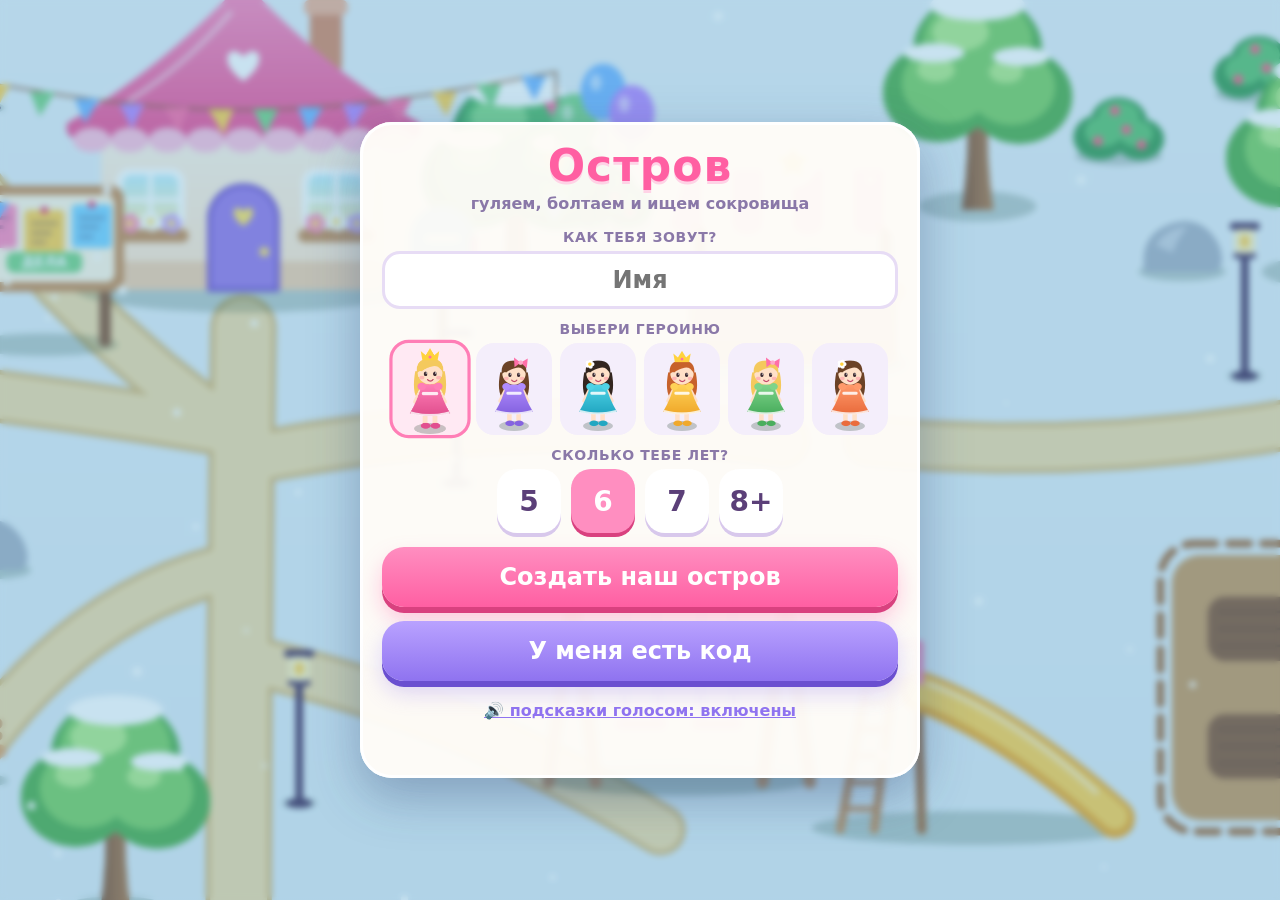
<file: index.html>
<!DOCTYPE html>
<html lang="ru">
<head>
<meta charset="utf-8">
<title>Остров</title>
<meta name="viewport" content="width=device-width, initial-scale=1, maximum-scale=1, user-scalable=no, viewport-fit=cover">
<meta name="theme-color" content="#49bfe6">
<meta name="mobile-web-app-capable" content="yes">
<meta name="apple-mobile-web-app-capable" content="yes">
<meta name="apple-mobile-web-app-title" content="Остров">
<link rel="manifest" href="manifest.json">
<link rel="icon" href="icon.svg" type="image/svg+xml">
<link rel="apple-touch-icon" href="icon-192.png">
<style>
  * { box-sizing: border-box; -webkit-tap-highlight-color: transparent; }
  html, body { margin: 0; height: 100%; overflow: hidden; background: #49bfe6; }
  body {
    font-family: ui-rounded, "SF Pro Rounded", "Nunito", "Segoe UI", system-ui, -apple-system, Roboto, sans-serif;
    color: #4a3560; user-select: none; -webkit-user-select: none; touch-action: none;
    overscroll-behavior: none;
  }
  canvas#game { position: fixed; inset: 0; width: 100%; height: 100%; display: block; touch-action: none; }
  button { font: inherit; color: inherit; border: 0; cursor: pointer; }
  .hidden { display: none !important; }

  /* ---------- вход ---------- */
  #lobby {
    position: fixed; inset: 0; display: flex; align-items: center; justify-content: center;
    padding: 12px; background: rgba(60, 150, 200, .28); backdrop-filter: blur(3px); -webkit-backdrop-filter: blur(3px);
    overflow: auto; touch-action: pan-y;
  }
  .card {
    width: min(560px, 100%); background: rgba(255, 252, 248, .96); border-radius: 32px;
    padding: 22px 22px 20px; box-shadow: 0 18px 50px rgba(40, 60, 110, .35), inset 0 0 0 3px #fff;
    text-align: center; margin: auto;
  }
  .card h1 { margin: 0; font-size: 44px; line-height: 1; font-weight: 900; color: #ff5fa2; letter-spacing: 1px;
    text-shadow: 0 3px 0 #ffd3e6; }
  .card .sub { margin: 6px 0 16px; font-size: 16px; font-weight: 700; color: #8a78a8; }
  .lbl { font-size: 14px; font-weight: 800; color: #8a78a8; margin: 12px 0 6px; text-transform: uppercase; letter-spacing: .6px; }
  input.txt {
    width: 100%; font: inherit; font-size: 24px; font-weight: 800; text-align: center; color: #4a3560;
    padding: 12px 14px; border-radius: 18px; border: 3px solid #e7dcf5; background: #fff; outline: none;
    user-select: text; -webkit-user-select: text;
  }
  input.txt:focus { border-color: #ff9cc7; }
  #looks { display: flex; gap: 8px; justify-content: center; flex-wrap: wrap; }
  #looks button {
    width: 76px; height: 92px; padding: 0; border-radius: 18px; background: #f4eefb; border: 3px solid transparent;
    transition: transform .12s;
  }
  #looks button.on { border-color: #ff7eb6; background: #ffe9f3; transform: scale(1.07); }
  #looks canvas { width: 70px; height: 86px; display: block; }
  .big {
    display: block; width: 100%; margin-top: 14px; padding: 16px 18px; border-radius: 22px;
    font-size: 24px; font-weight: 900; color: #fff; background: linear-gradient(#ff8ec0, #ff5fa2);
    box-shadow: 0 6px 0 #d9417f, 0 12px 22px rgba(255, 95, 162, .35);
  }
  .big:active { transform: translateY(4px); box-shadow: 0 2px 0 #d9417f; }
  .big.alt { background: linear-gradient(#b9a2ff, #8f73f0); box-shadow: 0 6px 0 #6a4fd0, 0 12px 22px rgba(143, 115, 240, .3); }
  .big.alt:active { box-shadow: 0 2px 0 #6a4fd0; }
  .big[disabled] { opacity: .55; }
  .link { background: none; margin-top: 14px; font-size: 16px; font-weight: 800; color: #8f73f0; text-decoration: underline; padding: 6px; }
  #err { min-height: 22px; margin-top: 10px; font-size: 16px; font-weight: 800; color: #e2447a; }
  .codebig { font-size: 30px; font-weight: 900; letter-spacing: 4px; color: #4a3560; }

  /* ---------- игра ---------- */
  #hud { position: fixed; inset: 0; pointer-events: none; }
  #hud > * { pointer-events: auto; }
  #tl { position: absolute; top: calc(12px + env(safe-area-inset-top)); left: calc(12px + env(safe-area-inset-left)); display: flex; gap: 10px; pointer-events: none !important; }
  #tl > * { pointer-events: auto; }
  .chip {
    display: flex; align-items: center; gap: 8px; height: 56px; padding: 0 18px;
    border-radius: 28px; background: rgba(255, 252, 248, .93); font-weight: 900; font-size: 24px;
    box-shadow: 0 6px 16px rgba(40, 60, 110, .25), inset 0 0 0 3px #fff; white-space: nowrap;
  }
  #stars { color: #e59a00; }
  #stars.pop { animation: pop .35s; }
  @keyframes pop { 40% { transform: scale(1.25); } }
  #radar { font-size: 19px; color: #fff; box-shadow: 0 6px 16px rgba(40, 60, 110, .25); transition: background .3s; }
  #radar.r0 { background: #6fa8e8; } #radar.r1 { background: #58c0b0; } #radar.r2 { background: #f0b02b; }
  #radar.r3 { background: #f2702f; animation: pulse .7s infinite; } #radar.r4 { background: #e2305f; animation: pulse .35s infinite; }
  @keyframes pulse { 50% { transform: scale(1.09); } }
  .round {
    position: absolute; width: 72px; height: 72px; border-radius: 50%; font-size: 34px; line-height: 1;
    background: rgba(255, 252, 248, .95); box-shadow: 0 6px 16px rgba(40, 60, 110, .28), inset 0 0 0 3px #fff;
    display: flex; align-items: center; justify-content: center;
  }
  .round:active { transform: scale(.93); }
  .round.sm { width: 54px; height: 54px; font-size: 24px; margin-right: 9px; }
  #mic { top: calc(12px + env(safe-area-inset-top)); right: calc(12px + env(safe-area-inset-right)); }
  #mic.off { background: #ffd9df; }
  #mic.off::after { content: ""; position: absolute; width: 60px; height: 6px; border-radius: 3px; background: #e2447a; transform: rotate(-45deg); }
  #mic.talk { box-shadow: 0 0 0 6px rgba(120, 220, 140, .75), 0 6px 16px rgba(40, 60, 110, .28); }
  #exit { top: calc(96px + env(safe-area-inset-top)); right: calc(12px + env(safe-area-inset-right)); }
  #codebtn { top: calc(160px + env(safe-area-inset-top)); right: calc(12px + env(safe-area-inset-right)); }
  #emotes { position: absolute; left: 50%; bottom: calc(14px + env(safe-area-inset-bottom)); transform: translateX(-50%); display: flex; gap: 10px; }
  #emotes button { position: static; width: 66px; height: 66px; font-size: 32px; }
  #dig {
    position: absolute; left: 50%; bottom: calc(96px + env(safe-area-inset-bottom)); transform: translateX(-50%);
    padding: 16px 34px; border-radius: 40px; font-size: 30px; font-weight: 900; color: #fff; white-space: nowrap;
    background: linear-gradient(#ffcf4a, #f59a12); box-shadow: 0 7px 0 #c97200, 0 14px 26px rgba(200, 120, 0, .4);
    animation: digp .6s infinite;
  }
  @keyframes digp { 50% { transform: translateX(-50%) scale(1.08); } }
  #toast {
    position: absolute; left: 50%; top: calc(84px + env(safe-area-inset-top)); transform: translateX(-50%);
    max-width: 92%; padding: 12px 20px; border-radius: 20px; background: rgba(74, 53, 96, .92); color: #fff;
    font-size: 19px; font-weight: 800; text-align: center; pointer-events: none !important; transition: opacity .3s;
  }
  #toast.hide { opacity: 0; }
  #decor { top: calc(288px + env(safe-area-inset-top)); right: calc(12px + env(safe-area-inset-right)); }
  #decor.on { background: #ffe36b; }
  #shopbtn {
    position: absolute; left: 50%; bottom: calc(96px + env(safe-area-inset-bottom)); transform: translateX(-50%);
    padding: 16px 34px; border-radius: 40px; font-size: 28px; font-weight: 900; color: #fff; white-space: nowrap;
    background: linear-gradient(#ff8ec0, #ff5fa2); box-shadow: 0 7px 0 #d9417f, 0 14px 26px rgba(255, 95, 162, .4);
  }
  #tray {
    position: absolute; left: 50%; bottom: calc(10px + env(safe-area-inset-bottom)); transform: translateX(-50%);
    max-width: calc(100% - 20px); display: flex; gap: 8px; padding: 8px; border-radius: 26px; overflow-x: auto; touch-action: pan-x;
    background: rgba(255, 252, 248, .95); box-shadow: 0 6px 16px rgba(40, 60, 110, .28), inset 0 0 0 3px #fff;
  }
  #tray .hint { padding: 16px 14px; font-size: 18px; font-weight: 800; color: #8a78a8; white-space: nowrap; }
  .it { position: relative; flex: 0 0 auto; width: 84px; height: 84px; padding: 0; border-radius: 18px; background: #f4eefb; border: 3px solid transparent; }
  .it.on { border-color: #ff7eb6; background: #ffe9f3; }
  .it canvas { width: 76px; height: 76px; display: block; margin: 1px auto; }
  .it b { position: absolute; right: -4px; top: -4px; min-width: 26px; height: 26px; border-radius: 13px; background: #ff5fa2; color: #fff; font-size: 15px; line-height: 26px; }
  #shopgrid { display: grid; grid-template-columns: repeat(4, 1fr); gap: 10px; margin-top: 12px; max-height: 46vh; overflow-y: auto; touch-action: pan-y; padding: 4px; }
  #shopgrid button { position: relative; padding: 6px 4px 8px; border-radius: 18px; background: #f4eefb; font-weight: 900; font-size: 17px; color: #e59a00; }
  #shopgrid button canvas { width: 100%; aspect-ratio: 1; display: block; }
  #shopgrid button.poor { opacity: .5; }
  #shopgrid button.on { background: #ffe9f3; box-shadow: inset 0 0 0 3px #ff7eb6; opacity: 1; }
  #shopgrid button i { position: absolute; left: 6px; top: 4px; font-style: normal; font-size: 13px; color: #8a78a8; }
  #shopgrid button:active:not([disabled]) { transform: scale(.94); background: #ffe9f3; }
  #jump { bottom: calc(14px + env(safe-area-inset-bottom)); right: calc(12px + env(safe-area-inset-right)); }
  #ride { bottom: calc(98px + env(safe-area-inset-bottom)); right: calc(12px + env(safe-area-inset-right)); }
  #ride.on { background: #ffe36b; }
  #dance { bottom: calc(164px + env(safe-area-inset-bottom)); right: calc(12px + env(safe-area-inset-right)); }
  #games { bottom: calc(14px + env(safe-area-inset-bottom)); left: calc(12px + env(safe-area-inset-left)); }
  #act {
    position: absolute; left: 50%; bottom: calc(96px + env(safe-area-inset-bottom)); transform: translateX(-50%);
    padding: 14px 30px; border-radius: 40px; font-size: 27px; font-weight: 900; color: #fff; white-space: nowrap;
    background: linear-gradient(#b9a2ff, #8f73f0); box-shadow: 0 7px 0 #6a4fd0, 0 14px 26px rgba(143, 115, 240, .4);
  }
  #gbar {
    position: absolute; left: 50%; top: calc(12px + env(safe-area-inset-top)); transform: translateX(-50%);
    height: 50px; padding: 0 20px; border-radius: 25px; display: flex; align-items: center; white-space: nowrap;
    background: #ff7a3d; color: #fff; font-size: 21px; font-weight: 900; box-shadow: 0 6px 16px rgba(40, 60, 110, .3);
  }
  @media (max-width: 760px) { #gbar { top: calc(146px + env(safe-area-inset-top)); font-size: 17px; height: 42px; }
    #jump { bottom: calc(86px + env(safe-area-inset-bottom)); } #ride { bottom: calc(170px + env(safe-area-inset-bottom)); } #dance { bottom: calc(236px + env(safe-area-inset-bottom)); } #games { bottom: calc(86px + env(safe-area-inset-bottom)); }
    #act, #dig, #shopbtn { bottom: calc(168px + env(safe-area-inset-bottom)); font-size: 22px; } }
  .wrow { display: flex; gap: 12px; align-items: flex-start; margin-top: 8px; }
  #wprev { width: 140px; height: 170px; flex: 0 0 auto; background: #f4eefb; border-radius: 20px; }
  .wside { flex: 1; min-width: 0; }
  #wtabs { display: flex; gap: 6px; justify-content: center; }
  #wtabs button { width: 54px; height: 54px; border-radius: 50%; font-size: 26px; background: #f4eefb; padding: 0; }
  #wtabs button.on { background: #ffe36b; box-shadow: inset 0 0 0 3px #f0a92b; }
  #wgrid, #pgrid { display: grid; gap: 8px; margin-top: 10px; }
  #wgrid { grid-template-columns: repeat(4, 1fr); max-height: 38vh; overflow-y: auto; touch-action: pan-y; padding: 3px; }
  #pgrid { grid-template-columns: repeat(3, 1fr); }
  #wgrid button, #pgrid button { position: relative; padding: 2px; border-radius: 16px; background: #f4eefb; font-weight: 900; font-size: 15px; color: #e2447a; }
  #wgrid button canvas, #pgrid button canvas { width: 100%; display: block; }
  #wgrid button.on, #pgrid button.on { background: #ffe9f3; box-shadow: inset 0 0 0 3px #ff7eb6; }
  #wgrid button b { position: absolute; left: 3px; right: 3px; bottom: 3px; border-radius: 10px; background: rgba(255, 255, 255, .92); color: #e59a00; font-size: 13px; line-height: 20px; }
  #pgrid button.no canvas { filter: grayscale(1) brightness(1.5); opacity: .35; }
  @media (max-width: 520px) { #wprev { width: 96px; height: 117px; } #wtabs button { width: 44px; height: 44px; font-size: 21px; } #wgrid { grid-template-columns: repeat(3, 1fr); } }
  #plan { top: calc(224px + env(safe-area-inset-top)); right: calc(12px + env(safe-area-inset-right)); }
  #plan b { position: absolute; right: -4px; top: -4px; min-width: 24px; height: 24px; border-radius: 12px; background: #ff5fa2; color: #fff; font-size: 14px; line-height: 24px; }
  #blist { display: flex; flex-direction: column; gap: 8px; margin-top: 8px; text-align: left; }
  .task { display: flex; align-items: center; gap: 12px; padding: 10px 14px; border-radius: 18px; background: #f4eefb; font-size: 19px; font-weight: 800; }
  .task i { font-style: normal; font-size: 30px; }
  .task span { flex: 1; }
  .task small { font-size: 16px; color: #8a78a8; white-space: nowrap; }
  .task.done { background: #e2f7e4; } .task.done span { color: #3d9a52; }
  .task.deal { background: #fff3c4; }
  #pull {
    position: absolute; left: 50%; bottom: calc(96px + env(safe-area-inset-bottom)); transform: translateX(-50%);
    padding: 18px 40px; border-radius: 44px; font-size: 32px; font-weight: 900; color: #fff; white-space: nowrap;
    background: linear-gradient(#5fd0ee, #2f9bd0); box-shadow: 0 7px 0 #1f7aa8, 0 14px 26px rgba(30, 120, 170, .4);
  }
  #pull.bite { background: linear-gradient(#ffcf4a, #f59a12); box-shadow: 0 7px 0 #c97200; animation: digp .25s infinite; }
  #catch { position: fixed; left: 50%; top: 50%; transform: translate(-50%, -50%); width: min(340px, 86vw); text-align: center; pointer-events: auto; }
  #catch canvas { width: 180px; height: 150px; display: block; margin: 0 auto; }
  #catch .codebig { font-size: 26px; letter-spacing: 0; }
  #catch.pop { animation: catchpop .35s; }
  @keyframes catchpop { 0% { transform: translate(-50%, -50%) scale(.4); } 70% { transform: translate(-50%, -50%) scale(1.08); } }
  #atabs { display: flex; gap: 6px; justify-content: center; margin-top: 8px; }
  #atabs button { width: 58px; height: 52px; border-radius: 16px; font-size: 26px; background: #f4eefb; padding: 0; }
  #atabs button.on { background: #ffe36b; box-shadow: inset 0 0 0 3px #f0a92b; }
  #albumgrid { max-height: 46vh; overflow-y: auto; touch-action: pan-y; padding: 3px; }
  #albumgrid div canvas { width: 82%; display: block; }
  #seedgrid { display: grid; grid-template-columns: repeat(3, 1fr); gap: 8px; margin-top: 10px; }
  #seedgrid button { padding: 8px 4px; border-radius: 16px; background: #f4eefb; font-weight: 900; font-size: 15px; color: #4a3560; }
  #seedgrid button span { display: block; font-size: 40px; line-height: 1.15; }
  #seedgrid button small { display: block; color: #e59a00; font-size: 14px; }
  #seedgrid button.on { background: #ffe9f3; box-shadow: inset 0 0 0 3px #ff7eb6; }
  #pcare { display: flex; gap: 8px; margin-top: 10px; }
  #pcare button { flex: 1; margin-top: 0; font-size: 19px; padding: 14px 6px; }
  #matchip { font-size: 19px; gap: 6px; padding: 0 14px; }
  .npcface { font-size: 86px; line-height: 1; }
  .hearts { font-size: 22px; letter-spacing: 2px; margin: 4px 0; }
  #npctext { font-size: 20px; font-weight: 700; margin: 8px 4px 4px; line-height: 1.35; }
  #projrows { display: flex; flex-direction: column; gap: 8px; margin-top: 10px; text-align: left; }
  .prow { display: flex; align-items: center; gap: 10px; font-size: 18px; font-weight: 800; }
  .prow i { font-style: normal; font-size: 28px; width: 34px; text-align: center; }
  .prow .bar { flex: 1; height: 18px; border-radius: 9px; background: #f0e8fa; overflow: hidden; }
  .prow .bar b { display: block; height: 100%; border-radius: 9px; background: linear-gradient(90deg, #7ed48a, #4aae5e); }
  .prow small { width: 76px; text-align: right; color: #8a78a8; font-size: 16px; }
  #cookgrid { display: grid; grid-template-columns: repeat(3, 1fr); gap: 8px; margin-top: 10px; }
  #cookgrid button { padding: 8px 4px; border-radius: 16px; background: #f4eefb; font-weight: 900; font-size: 15px; }
  #cookgrid button span { display: block; font-size: 42px; line-height: 1.15; }
  #cookgrid button.on { background: #ffe9f3; box-shadow: inset 0 0 0 3px #ff7eb6; }
  #quizm .card { padding-top: 14px; }
  #qwho { font-size: 64px; line-height: 1; }
  #qtitle { font-size: 14px; font-weight: 800; color: #8a78a8; margin: 2px 0 8px; }
  #qshow { background: #f4eefb; border-radius: 22px; padding: 12px; margin-bottom: 4px; }
  .qrow { font-size: 34px; line-height: 1.35; letter-spacing: 2px; word-break: break-word; }
  .qrow b { color: #5b3f78; margin: 0 6px; }
  .qbig { font-size: 46px; font-weight: 900; color: #5b3f78; letter-spacing: 3px; }
  .qpic { font-size: 84px; line-height: 1.1; }
  .qopts { display: grid; grid-template-columns: repeat(3, 1fr); gap: 12px; margin-top: 12px; }
  .qopts.groups { grid-template-columns: 1fr 1fr; }
  .qopts button { min-height: 86px; border-radius: 22px; background: #fff; box-shadow: 0 5px 0 #d8c8ec, inset 0 0 0 3px #eadff6; font-size: 44px; font-weight: 900; color: #5b3f78; padding: 6px; }
  .qopts.words button { font-size: 26px; }
  .qopts.groups button { font-size: 28px; line-height: 1.3; word-break: break-word; }
  .qopts button.ok { background: #c9f2d0; box-shadow: 0 5px 0 #7ed48a, inset 0 0 0 3px #7ed48a; }
  .qopts button.bad { background: #ffd9e3; box-shadow: 0 5px 0 #f59ab2; opacity: .55; }
  .qbar { display: flex; gap: 10px; margin-top: 12px; }
  .qbar .big { margin-top: 0; }
  #ages { display: flex; gap: 10px; justify-content: center; }
  #ages button { width: 64px; height: 64px; border-radius: 20px; background: #fff; font-size: 28px; font-weight: 900; color: #5b3f78; box-shadow: 0 4px 0 #d8c8ec; }
  #ages button.on { background: #ff8ec0; color: #fff; box-shadow: 0 4px 0 #d9417f; }
  #skills { white-space: pre-line; text-align: left; font-size: 15px; margin: 10px 4px 0; color: #6d5a88; }
  .task.week { background: #e6f6ff; }
  .modalbg { position: fixed; inset: 0; background: rgba(40, 40, 80, .45); display: flex; align-items: center; justify-content: center; padding: 14px; overflow: auto; touch-action: pan-y; }
  #albumgrid { display: grid; grid-template-columns: repeat(4, 1fr); gap: 10px; margin-top: 12px; }
  #albumgrid div { aspect-ratio: 1; border-radius: 18px; background: #f4eefb; display: flex; flex-direction: column; align-items: center; justify-content: center; font-size: 38px; line-height: 1.1; }
  #albumgrid div small { font-size: 11px; font-weight: 800; color: #8a78a8; margin-top: 2px; }
  #albumgrid div.no { color: #cdbfe2; font-weight: 900; }
  #albumgrid div.yes { background: #fff3c4; box-shadow: inset 0 0 0 3px #ffd257; }
  @media (max-height: 520px) {
    .card { padding: 14px 18px; } .card h1 { font-size: 32px; } .card .sub { margin-bottom: 8px; }
    #looks button { width: 62px; height: 76px; } #looks canvas { width: 56px; height: 70px; }
    .big { padding: 12px; margin-top: 10px; font-size: 21px; }
    #albumgrid, #shopgrid { grid-template-columns: repeat(6, 1fr); } #albumgrid div { font-size: 28px; }
  }
  @media (max-width: 520px) { #emotes button { width: 56px; height: 56px; font-size: 27px; } #emotes { gap: 7px; } .chip { height: 50px; padding: 0 14px; font-size: 21px; } #radar { font-size: 16px; } }
</style>
</head>
<body>
<canvas id="game"></canvas>

<div id="lobby">
  <div class="card">
    <h1>Остров</h1>
    <div class="sub">гуляем, болтаем и ищем сокровища</div>

    <div class="lbl">Как тебя зовут?</div>
    <input id="name" class="txt" maxlength="14" autocomplete="off" placeholder="Имя">

    <div class="lbl">Выбери героиню</div>
    <div id="looks"></div>

    <div class="lbl">Сколько тебе лет?</div>
    <div id="ages"></div>

    <div id="saved" class="hidden">
      <button id="play" class="big">▶ Играть</button>
      <div class="sub" style="margin:12px 0 0">наш остров: <span id="savedcode" class="codebig"></span></div>
      <button id="other" class="link">другой остров</button>
    </div>

    <div id="fresh">
      <button id="create" class="big">Создать наш остров</button>
      <button id="havecode" class="big alt">У меня есть код</button>
    </div>

    <div id="join" class="hidden">
      <div class="lbl">Код острова — 6 цифр</div>
      <input id="code" class="txt" inputmode="numeric" pattern="[0-9]*" maxlength="7" autocomplete="off" placeholder="000 000">
      <button id="enter" class="big alt">Войти на остров</button>
      <button id="back" class="link">назад</button>
    </div>

    <button id="demo" class="big alt hidden">Посмотреть без сервера</button>
    <button id="voicebtn" class="link"></button>
    <div id="err"></div>
  </div>
</div>

<div id="hud" class="hidden">
  <div id="tl">
    <button id="stars" class="chip">⭐ <span id="starn">0</span></button>
    <div id="matchip" class="chip">🪵 0  🪨 0  🐚 0</div>
    <div id="radar" class="chip hidden"><span>🧭</span><span id="radartx"></span></div>
  </div>
  <button id="mic" class="round" aria-label="Микрофон">🎤</button>
  <button id="exit" class="round sm" aria-label="Выйти">🚪</button>
  <button id="codebtn" class="round sm" aria-label="Код острова">🔑</button>
  <button id="plan" class="round sm" aria-label="Дела на сегодня">📋</button>
  <button id="decor" class="round sm hidden" aria-label="Обставить домик">🛋</button>
  <button id="jump" class="round" aria-label="Прыгнуть">🦘</button>
  <button id="ride" class="round sm" aria-label="Единорог">🦄</button>
  <button id="dance" class="round sm" aria-label="Танцевать">💃</button>
  <button id="games" class="round" aria-label="Игры">🎮</button>
  <div id="gbar" class="hidden"></div>
  <button id="act" class="hidden"></button>
  <button id="pull" class="hidden">🎣 Тянуть!</button>
  <div id="catch" class="card hidden"><canvas id="catchc" width="360" height="300"></canvas><div id="catchn" class="codebig"></div><div id="catchs" class="sub" style="margin:4px 0 0"></div></div>
  <button id="dig" class="hidden">⛏ Копать!</button>
  <button id="shopbtn" class="hidden">🛍 Лавка</button>
  <div id="tray" class="hidden"></div>
  <div id="emotes"></div>
  <div id="toast" class="hide"></div>
</div>

<div id="modal" class="modalbg hidden">
  <div class="card">
    <div class="lbl" style="margin-top:0">Код нашего острова</div>
    <div id="modalcode" class="codebig" style="font-size:44px"></div>
    <div class="sub" style="margin:10px 0 0">Скажи его подруге или отправь ссылку её родителям</div>
    <button id="share" class="big">Отправить ссылку</button>
    <button id="closemodal" class="link">закрыть</button>
  </div>
</div>

<div id="gamesm" class="modalbg hidden">
  <div class="card">
    <div class="lbl" style="margin-top:0">Во что играем?</div>
    <button id="gtag" class="big">🏃 Догонялки</button>
    <button id="ghide" class="big alt">🙈 Прятки</button>
    <button id="gstop" class="big hidden" style="background:linear-gradient(#ffb08a,#ff7a3d);box-shadow:0 6px 0 #d3561e">⏹ Закончить игру</button>
    <button id="closegames" class="link">закрыть</button>
  </div>
</div>

<div id="wardm" class="modalbg hidden">
  <div class="card">
    <div class="lbl" style="margin-top:0">Наряды · у нас <span id="wbal"></span> ⭐</div>
    <div class="wrow">
      <canvas id="wprev" width="280" height="340"></canvas>
      <div class="wside"><div id="wtabs"></div><div id="wgrid"></div></div>
    </div>
    <button id="wbuy" class="big hidden"></button>
    <button id="closeward" class="big alt">Готово</button>
  </div>
</div>

<div id="petsm" class="modalbg hidden">
  <div class="card">
    <div class="lbl" style="margin-top:0">Питомцы · у нас <span id="pbal"></span> ⭐</div>
    <div id="pgrid"></div>
    <div id="pinfo" class="sub" style="margin:10px 0 0;min-height:22px"></div>
    <button id="ptake" class="big hidden"></button>
    <button id="pfeed" class="big alt hidden"></button>
    <div id="pcare" class="hidden"><button id="ppet" class="big">🤚 Погладить</button><button id="pplay" class="big">🎾 Поиграть</button></div>
    <button id="pegg" class="big" style="background:linear-gradient(#ffcf4a,#f59a12);box-shadow:0 6px 0 #c97200"></button>
    <button id="closepets" class="link">закрыть</button>
  </div>
</div>

<div id="boardm" class="modalbg hidden">
  <div class="card">
    <div class="lbl" style="margin-top:0" id="bdate">Дела на сегодня</div>
    <div id="blist"></div>
    <div id="breward" class="sub" style="margin:10px 0 0"></div>
    <div id="skills"></div>
    <button id="bsay" class="big alt">🔊 Прочитать</button>
    <button id="closeboard" class="link">закрыть</button>
  </div>
</div>

<div id="mailm" class="modalbg hidden">
  <div class="card">
    <div id="mfrom" style="font-size:72px;line-height:1"></div>
    <div class="lbl" id="mname"></div>
    <div id="mtext" style="font-size:20px;font-weight:700;margin:6px 4px 12px;line-height:1.35"></div>
    <div id="mgift" class="codebig" style="font-size:24px;letter-spacing:0"></div>
    <button id="closemail" class="big">Спасибо!</button>
  </div>
</div>

<div id="restm" class="modalbg hidden">
  <div class="card">
    <div style="font-size:72px;line-height:1">😴</div>
    <div class="lbl">Пора отдохнуть</div>
    <div id="resttext" style="font-size:20px;font-weight:700;margin:6px 4px 12px"></div>
    <button id="closerest" class="big alt">Хорошо</button>
  </div>
</div>

<div id="seedm" class="modalbg hidden">
  <div class="card">
    <div class="lbl" style="margin-top:0">Что посадим? · у нас <span id="sbal"></span> ⭐</div>
    <div id="seedgrid"></div>
    <button id="splant" class="big" disabled>Выбери семена</button>
    <button id="closeseed" class="link">закрыть</button>
  </div>
</div>

<div id="npcm" class="modalbg hidden">
  <div class="card">
    <div id="npcface" class="npcface"></div>
    <div id="npcname" class="lbl"></div>
    <div id="npchearts" class="hearts"></div>
    <div id="npctext"></div>
    <button id="npcbtn" class="big hidden"></button>
    <button id="closenpc" class="link">пока!</button>
  </div>
</div>

<div id="projm" class="modalbg hidden">
  <div class="card">
    <div id="projface" class="npcface" style="font-size:64px"></div>
    <div id="projname" class="lbl"></div>
    <div id="projstat" class="sub" style="margin:4px 0 0"></div>
    <div id="projrows"></div>
    <button id="projbtn" class="big"></button>
    <button id="closeproj" class="link">закрыть</button>
  </div>
</div>

<div id="cookm" class="modalbg hidden">
  <div class="card">
    <div class="lbl" style="margin-top:0">Что приготовим? · еды: <span id="cookfood"></span> 🥕</div>
    <div id="cookgrid"></div>
    <button id="cookbtn" class="big" disabled>Выбери блюдо</button>
    <button id="closecook" class="link">закрыть</button>
  </div>
</div>

<div id="quizm" class="modalbg hidden">
  <div class="card">
    <div id="qwho"></div>
    <div id="qtitle"></div>
    <div id="qshow"></div>
    <div id="qopts" class="qopts"></div>
    <div class="qbar"><button id="qsay" class="big alt">🔊 Повтори</button></div>
    <button id="qskip" class="link">пропустить</button>
  </div>
</div>

<div id="shop" class="modalbg hidden">
  <div class="card">
    <div class="lbl" style="margin-top:0">Лавка · у нас <span id="shopbal"></span> ⭐</div>
    <div id="shopgrid"></div>
    <button id="buy" class="big" disabled>Выбери вещь</button>
    <button id="closeshop" class="link">закрыть</button>
  </div>
</div>

<div id="album" class="modalbg hidden">
  <div class="card">
    <div class="lbl" style="margin-top:0" id="albumt">Наши сокровища</div>
    <div id="atabs"></div>
    <div id="albumn" class="codebig" style="font-size:22px;margin-top:6px"></div>
    <div id="albumgrid"></div>
    <button id="closealbum" class="big alt">Закрыть</button>
  </div>
</div>

<script>
'use strict';
/* =====================================================================
   МИР: остров, горы, тайная бухта и пещера. Здесь только расчёты, без рисования.
   ===================================================================== */
var W = 5200, H = 3900, CX = 2600, CY = 1900, RX = 2350, RY = 1600, WALK = 0.955;
function rng(seed) { return function () { seed |= 0; seed = seed + 0x6D2B79F5 | 0; var t = Math.imul(seed ^ seed >>> 15, 1 | seed); t = t + Math.imul(t ^ t >>> 7, 61 | t) ^ t; return ((t ^ t >>> 14) >>> 0) / 4294967296; }; }
function islR(a) { return 1 + 0.05 * Math.sin(3 * a + 0.5) + 0.04 * Math.sin(5 * a + 2.1) + 0.025 * Math.sin(7 * a + 4.0) + 0.02 * Math.sin(11 * a + 1.0); }
/* 0 — в центре острова, 1 — у самой воды, больше 1 — море */
function isl(x, y) { var dx = (x - CX) / RX, dy = (y - CY) / RY; return Math.sqrt(dx * dx + dy * dy) / islR(Math.atan2(dy, dx)); }
function grassM(a) { return 0.9 - 0.17 * Math.exp(-a * a / 0.5); } /* на востоке широкий пляж */
function inGrass(x, y) { var dx = (x - CX) / RX, dy = (y - CY) / RY, a = Math.atan2(dy, dx); return Math.sqrt(dx * dx + dy * dy) < islR(a) * grassM(a); }
/* горная гряда поперёк острова: через неё не пройти, только сквозь пещеру */
var BAND = 220;
function bandC(x) { return 980 + 40 * Math.sin(x / 420); }
function inBand(x, y) { return Math.abs(y - bandC(x)) < BAND; }
var SAND_BOTTOM = CY + RY * islR(Math.PI / 2);
var PIER = { x0: 2550, x1: 2650, y0: CY + RY * islR(Math.PI / 2) * WALK - 60, y1: SAND_BOTTOM + 220 };
function inPier(x, y) { return x > PIER.x0 && x < PIER.x1 && y > PIER.y0 && y < PIER.y1; }

var HOUSE = { x: 2600, y: 2050 }, SHOP = { x: 3180, y: 2130 }, SWING = { x: 3060, y: 2570 }, POND = { x: 2040, y: 2450, rx: 170, ry: 105 }, BENCH = { x: 2290, y: 2570 };
var CLEAR = { x: 1150, y: 2100, r: 190 };
var TRAMP = { x: 2850, y: 2790 }, SLIDE = { x: 3370, y: 2620 };
var PETH = { x: 2020, y: 2030 };
/* жители острова: где живут, о чём просят (k — вид просьбы) */
var NPCS = [
  { n: 'Ёжик Тимоша', e: '🦔', x: 1760, y: 2620, ks: ['bug', 'wood', 'shell'] },
  { n: 'Белочка Рыжик', e: '🐿️', x: 1250, y: 2180, ks: ['food', 'wood', 'harvest'] },
  { n: 'Сова Софья', e: '🦉', x: 2330, y: 2900, ks: ['fish', 'bug', 'swing'] },
  { n: 'Мишка Потап', e: '🐻', x: 3360, y: 3020, ks: ['food', 'dance', 'tramp'] },
  { n: 'Зайка Пуша', e: '🐰', x: 4250, y: 2620, ks: ['harvest', 'food', 'tramp'] },
  { n: 'Осьминожка Тиша', e: '🐙', x: 2950, y: 560, ks: ['shell', 'fish', 'dance'] }
];
var QNEED = { fish: 2, bug: 1, food: 1, wood: 3, shell: 3 };
/* стройки: s — звёзды, w — брёвна, r — камни, h — ракушки; m — минут строить */
var SCHOOL = { x: 2850, y: 3200 };
var BRIDGE = { x: 4000 }, CAFE = { x: 1560, y: 1660 }, STAGE = { x: 3100, y: 1660 };
var PROJ = [
  { n: 'Мост через горы', e: '🌉', need: { s: 60, w: 40, r: 20, h: 0 }, m: 30 },
  { n: 'Кафе', e: '🍰', need: { s: 100, w: 30, r: 15, h: 20 }, m: 60 },
  { n: 'Сцена', e: '🎤', need: { s: 120, w: 25, r: 10, h: 30 }, m: 90 }
];
var DISHES = [['Морковный сок', '🥤'], ['Клубничный торт', '🍰'], ['Пицца', '🍕'], ['Попкорн', '🍿'], ['Тыквенный суп', '🍲'], ['Мороженое', '🍦']];
var bridgeOpen = false;
/* огород: 6 грядок; культуры: n — название, e — значок, p — цена семян, g — минут до урожая */
var GARDEN = { x: 3830, y: 2470 };
var BEDS = [[-150, -62], [0, -62], [150, -62], [-150, 62], [0, 62], [150, 62]].map(function (q) { return { x: GARDEN.x + q[0], y: GARDEN.y + q[1] }; });
var CROPS = [{ n: 'Морковка', e: '🥕', p: 2, g: 20 }, { n: 'Клубника', e: '🍓', p: 3, g: 45 }, { n: 'Помидор', e: '🍅', p: 4, g: 90 },
  { n: 'Кукуруза', e: '🌽', p: 5, g: 180 }, { n: 'Тыква', e: '🎃', p: 8, g: 360 }, { n: 'Подсолнух', e: '🌻', p: 6, g: 240 }];
/* рыбы: w — где ловится (sea — пирс, bay — тайная бухта, pond — пруд), r — редкость 1..3, tm — время (day/night/any) */
var FISH = [
  { n: 'Ставридка', w: 'sea', r: 1, c: ['#9fb8d6', '#6f8fb8'] }, { n: 'Рыба-клоун', w: 'sea', r: 1, c: ['#ff8a3c', '#fff'], st: 1 },
  { n: 'Голубая рыбка', w: 'sea', r: 1, c: ['#4fb9e2', '#2f8fc0'] }, { n: 'Краб', w: 'sea', r: 1, e: '🦀' }, { n: 'Креветка', w: 'sea', r: 1, e: '🦐' },
  { n: 'Рыба-ёж', w: 'sea', r: 2, c: ['#ffd257', '#f0a92b'], sp: 1 }, { n: 'Осьминожка', w: 'sea', r: 2, e: '🐙' },
  { n: 'Акулёнок', w: 'sea', r: 3, c: ['#8a98ad', '#5f6d84'], big: 1, tm: 'day' }, { n: 'Рыба-луна', w: 'sea', r: 3, c: ['#d9e8ff', '#9fb8e6'], gl: 1, tm: 'night' },
  { n: 'Радужная рыбка', w: 'bay', r: 2, c: ['#ff8ec0', '#8f73f0'], rb: 1 }, { n: 'Скат', w: 'bay', r: 2, c: ['#a98ad6', '#7f5fc0'], flat: 1 },
  { n: 'Ракушка-жемчужница', w: 'bay', r: 2, e: '🐚' }, { n: 'Старый сапог', w: 'bay', r: 1, e: '🥾' }, { n: 'Письмо в бутылке', w: 'bay', r: 2, bottle: 1 },
  { n: 'Рыба-король', w: 'bay', r: 3, c: ['#ffd23c', '#f0a92b'], cr: 1 },
  { n: 'Карасик', w: 'pond', r: 1, c: ['#e0b04f', '#c08a2c'] }, { n: 'Окунёк', w: 'pond', r: 1, c: ['#9cc95a', '#e2602f'], st: 1 },
  { n: 'Лягушонок', w: 'pond', r: 1, e: '🐸' }, { n: 'Сомик', w: 'pond', r: 2, c: ['#8a6e5a', '#5f4a3c'], wh: 1, tm: 'night' },
  { n: 'Золотая рыбка', w: 'pond', r: 3, c: ['#ffc928', '#ff8a3c'], cr: 1 }
];
/* жуки, бабочки и снежинки: t — вид рисунка, where — где водятся */
var BUGS = [
  { n: 'Лимонница', t: 'bfly', c: ['#ffe36b', '#f0c02b'], r: 1, where: 'meadow' }, { n: 'Голубянка', t: 'bfly', c: ['#7fc8ff', '#4f8cf0'], r: 1, where: 'meadow' },
  { n: 'Павлиний глаз', t: 'bfly', c: ['#e2504f', '#ffd257'], eye: 1, r: 2, where: 'meadow' }, { n: 'Махаон', t: 'bfly', c: ['#ffe9a6', '#3d2b33'], r: 3, where: 'meadow' },
  { n: 'Божья коровка', t: 'lady', r: 1, where: 'meadow' }, { n: 'Пчёлка', t: 'bee', r: 1, where: 'meadow' }, { n: 'Кузнечик', t: 'hop', r: 1, where: 'meadow' },
  { n: 'Стрекоза', t: 'drag', r: 2, where: 'pond' }, { n: 'Жук-олень', t: 'beetle', c: ['#7a4f33', '#c98f5a'], horns: 1, r: 3, where: 'forest' },
  { n: 'Майский жук', t: 'beetle', c: ['#8a5a3a', '#b07a4d'], r: 1, where: 'forest' }, { n: 'Гусеница', t: 'cater', r: 1, where: 'forest' },
  { n: 'Улитка', t: 'snail', r: 2, where: 'rain' }, { n: 'Светлячок', t: 'firefly', r: 2, where: 'night' }, { n: 'Ночная бабочка', t: 'moth', r: 2, where: 'night' },
  { n: 'Снежинка-звёздочка', t: 'flake', k: 0, r: 1, where: 'snow' }, { n: 'Снежинка-ёлочка', t: 'flake', k: 1, r: 1, where: 'snow' },
  { n: 'Снежинка-цветок', t: 'flake', k: 2, r: 1, where: 'snow' }, { n: 'Снежинка-кружево', t: 'flake', k: 3, r: 2, where: 'snow' },
  { n: 'Снежинка-сердечко', t: 'flake', k: 4, r: 2, where: 'snow' }, { n: 'Волшебная снежинка', t: 'flake', k: 5, r: 3, where: 'snow' }
];
var RSTARS = [0, 2, 4, 8];
var PET_STAGE = [0, 6, 15, 30], PET_STAGEN = ['малыш', 'подросток', 'взрослый', 'волшебный'];

var MOUTH = { x: 2050, y: bandC(2050) + BAND };          /* вход в пещеру с юга */
var HOLE = { x: 3150, y: bandC(3150) - BAND - 80 };      /* лаз в тайной бухте */
var WRECK = { x: 2380, y: 318 };
var CHESTS = [
  { id: 0, m: 0, x: 1150, y: 2060 }, { id: 1, m: 0, x: 2620, y: 470 }, { id: 2, m: 0, x: 3700, y: 640 },
  { id: 3, m: 1, x: 700, y: 1010 }, { id: 4, m: 1, x: 2290, y: 1540 }, { id: 5, m: 1, x: 1420, y: 510 }
];
function quad(p) {
  var out = [[p[0], p[1]]], x0 = p[0], y0 = p[1];
  for (var k = 2; k < p.length; k += 4) {
    for (var i = 1; i <= 16; i++) { var t = i / 16, u = 1 - t; out.push([u * u * x0 + 2 * u * t * p[k] + t * t * p[k + 2], u * u * y0 + 2 * u * t * p[k + 1] + t * t * p[k + 3]]); }
    x0 = p[k + 2]; y0 = p[k + 3];
  }
  return out;
}
var TRAILS = [
  { w: 60, p: quad([2600, 2090, 2590, 2800, 2600, PIER.y0 + 30]) },
  { w: 46, p: quad([2600, 2230, 2900, 2170, 3170, 2210]) },
  { w: 44, p: quad([2600, 2340, 2400, 2380, 2270, 2610]) },
  { w: 44, p: quad([2600, 2440, 2830, 2490, 3040, 2620]) },
  { w: 46, p: quad([2590, 2200, 1900, 2080, 1330, 2150]) },
  { w: 46, p: quad([2560, 2180, 2120, 1850, 2052, MOUTH.y + 60]) },
  { w: 44, p: quad([3260, 2210, 3800, 2260, 4350, 1960]) },
  { w: 40, p: quad([3150, HOLE.y - 60, 2950, 430, 2660, 500]) }
];
function nearTrail(x, y, d) {
  for (var i = 0; i < TRAILS.length; i++) { var p = TRAILS[i].p; for (var k = 0; k < p.length; k++) { var dx = p[k][0] - x, dy = p[k][1] - y; if (dx * dx + dy * dy < d * d) return true; } }
  return false;
}
function d2(x, y, a, b) { return (x - a) * (x - a) + (y - b) * (y - b); }
function landmark(x, y) {
  if (Math.abs(x - HOUSE.x) < 270 && y > HOUSE.y - 340 && y < HOUSE.y + 270) return true;
  if (d2(x, y, SHOP.x, SHOP.y - 60) < 210 * 210 || d2(x, y, SWING.x, SWING.y - 60) < 200 * 200) return true;
  var px = (x - POND.x) / (POND.rx + 90), py = (y - POND.y) / (POND.ry + 90); if (px * px + py * py < 1) return true;
  if (Math.abs(x - TRAMP.x) < 240 && y > TRAMP.y - 220 && y < TRAMP.y + 340) return true; // площадку деревья не загораживают
  if (Math.abs(x - SLIDE.x) < 300 && y > SLIDE.y - 300 && y < SLIDE.y + 340) return true;
  if (Math.abs(x - SWING.x) < 260 && y > SWING.y - 280 && y < SWING.y + 340) return true;
  if (Math.abs(x - PETH.x) < 250 && y > PETH.y - 320 && y < PETH.y + 330) return true;
  if (Math.abs(x - GARDEN.x) < 360 && y > GARDEN.y - 240 && y < GARDEN.y + 440) return true;
  if (Math.abs(x - 3700) < 220 && y < 820) return true;
  if (Math.abs(x - SCHOOL.x) < 280 && y > SCHOOL.y - 330 && y < SCHOOL.y + 160) return true;
  if (Math.abs(x - CAFE.x) < 440 && y > CAFE.y - 340 && y < CAFE.y + 230) return true;
  if (Math.abs(x - STAGE.x) < 320 && y > STAGE.y - 340 && y < STAGE.y + 240) return true;
  if (Math.abs(x - BRIDGE.x) < 220 && Math.abs(y - bandC(BRIDGE.x)) < BAND + 330) return true;
  for (var ni = 0; ni < NPCS.length; ni++) if (d2(x, y, NPCS[ni].x, NPCS[ni].y) < 230 * 230) return true;
  if (d2(x, y, POND.x - POND.rx - 40, POND.y + 10) < 240 * 240) return true;
  if (d2(x, y, BENCH.x, BENCH.y) < 120 * 120 || d2(x, y, CLEAR.x, CLEAR.y) < CLEAR.r * CLEAR.r) return true;
  if (d2(x, y, MOUTH.x, MOUTH.y + 90) < 280 * 280 || d2(x, y, HOLE.x, HOLE.y) < 210 * 210 || d2(x, y, WRECK.x, WRECK.y) < 280 * 280) return true;
  for (var i = 0; i < 3; i++) if (d2(x, y, CHESTS[i].x, CHESTS[i].y) < 130 * 130) return true;
  if (Math.abs(y - bandC(x)) < BAND + 50) return true;
  return nearTrail(x, y, 100);
}
/* деревья: 0,1 — зелёные, 2 — цветущее, 3 — ёлка, 4 — пальма */
/* время Красноярска (UTC+7): сезон, погода, время суток — у всех игроков одинаковые */
var TEST = (function () { var q = {}; location.search.replace(/[?&](h|season|wx|sat)=([\w.]+)/g, function (m, k, v) { q[k] = v; }); return q; })();
function krasNow() { var d = new Date(Date.now() + 7 * 3600000); if (TEST.h !== undefined) d.setUTCHours(+TEST.h); return d; }
function dayKeyOf(d) { return d.toISOString().slice(0, 10); }
function hashStr(s) { var h = 2166136261; for (var i = 0; i < s.length; i++) { h ^= s.charCodeAt(i); h = Math.imul(h, 16777619); } return h >>> 0; }
var SEASON = TEST.season || (function () { var m = krasNow().getUTCMonth() + 1; return m === 12 || m <= 2 ? 'winter' : m >= 9 ? 'autumn' : 'summer'; })();
/* фонари вдоль тропинок, доска дел и почтовый ящик у дома */
var BOARD = { x: 2390, y: 2110 }, MAILBOX = { x: 2810, y: 2115 };
var LAMPS = [];
(function () {
  TRAILS.forEach(function (t, ti) {
    for (var k = 6; k < t.p.length - 3; k += 9) {
      var a = t.p[k], b = t.p[k + 1], dx = b[0] - a[0], dy = b[1] - a[1], d = Math.sqrt(dx * dx + dy * dy) || 1, sd = (k + ti) % 2 ? 1 : -1;
      var x = Math.round(a[0] - dy / d * (t.w / 2 + 34) * sd), y = Math.round(a[1] + dx / d * (t.w / 2 + 34) * sd);
      if (isl(x, y) > 0.9 || Math.abs(y - bandC(x)) < BAND + 60) continue;
      if (d2(x, y, HOUSE.x, HOUSE.y) < 260 * 260 || d2(x, y, SHOP.x, SHOP.y) < 200 * 200 || d2(x, y, BOARD.x, BOARD.y) < 120 * 120 || d2(x, y, MAILBOX.x, MAILBOX.y) < 120 * 120) continue;
      var near = false; LAMPS.forEach(function (l) { if (d2(x, y, l[0], l[1]) < 230 * 230) near = true; });
      if (!near) LAMPS.push([x, y]);
    }
  });
})();
var TREES = [], BUSHES = [], ROCKS = [], DECOR = [];
(function () {
  var R = rng(11), occ = [], n, x, y, c;
  function free(x, y, sp) { for (var i = 0; i < occ.length; i++) if (d2(x, y, occ[i][0], occ[i][1]) < sp * sp) return false; return true; }
  function put(arr, x, y, t) { x = Math.round(x); y = Math.round(y); arr.push([x, y, t]); occ.push([x, y]); }
  for (n = 0, c = 0; n < 1400 && c < 85; n++) { // лес на западе
    x = 420 + R() * 1650; y = 1250 + R() * 1750;
    var ex = (x - 1250) / 820, ey = (y - 2100) / 900;
    if (ex * ex + ey * ey < 1 && inGrass(x, y) && isl(x, y) < 0.86 && !landmark(x, y) && free(x, y, 140)) { put(TREES, x, y, R() < 0.55 ? 3 : (R() < 0.5 ? 0 : 1)); c++; }
  }
  for (n = 0, c = 0; n < 900 && c < 34; n++) { // луга
    x = 300 + R() * 4600; y = 1260 + R() * 2100;
    if (inGrass(x, y) && isl(x, y) < 0.86 && !landmark(x, y) && free(x, y, 330)) { put(TREES, x, y, R() < 0.3 ? 2 : (R() < 0.5 ? 0 : 1)); c++; }
  }
  for (n = 0, c = 0; n < 500 && c < 11; n++) { // тайная бухта
    x = 800 + R() * 3600; y = 300 + R() * 440;
    if (inGrass(x, y) && isl(x, y) < 0.84 && !landmark(x, y) && free(x, y, 240)) { put(TREES, x, y, R() < 0.5 ? 2 : 4); c++; }
  }
  for (n = 0, c = 0; n < 1500 && c < 22; n++) { // пальмы на песке
    x = 200 + R() * 4800; y = 250 + R() * 3200;
    if (!inGrass(x, y) && isl(x, y) < 0.9 && isl(x, y) > 0.74 && !landmark(x, y) && Math.abs(x - 2600) > 200 && free(x, y, 200)) { put(TREES, x, y, 4); c++; }
  }
  for (n = 0, c = 0; n < 900 && c < 34; n++) {
    x = 300 + R() * 4600; y = 300 + R() * 3000;
    if (inGrass(x, y) && isl(x, y) < 0.87 && !landmark(x, y) && free(x, y, 120)) { put(BUSHES, x, y, 0); c++; }
  }
  for (n = 0, c = 0; n < 900 && c < 24; n++) {
    x = 300 + R() * 4600; y = n % 2 ? bandC(x) + (R() < 0.5 ? -1 : 1) * (BAND + 60 + R() * 110) : 300 + R() * 3000;
    if (isl(x, y) < 0.9 && !landmark(x, y) && free(x, y, 130)) { put(ROCKS, x, y, 0); c++; }
  }
  // мелочи без столкновений: 0–4 цветы, 5 травинки, 6 гриб, 7 ракушка
  for (n = 0; n < 1500; n++) {
    x = 200 + R() * 4800; y = 230 + R() * 3250;
    if (inBand(x, y) || isl(x, y) > 0.985) continue;
    var px = (x - POND.x) / (POND.rx + 22), py = (y - POND.y) / (POND.ry + 22); if (px * px + py * py < 1) continue;
    if (inGrass(x, y)) {
      if (isl(x, y) > 0.88) continue;
      var fx = (x - 1250) / 820, fy = (y - 2100) / 900, forest = fx * fx + fy * fy < 1;
      DECOR.push([Math.round(x), Math.round(y), forest && R() < 0.4 ? 6 : (R() < 0.35 ? 5 : Math.floor(R() * 5))]);
    } else if (R() < 0.45) DECOR.push([Math.round(x), Math.round(y), 7]);
  }
})();

function ellCol(x, y, rx, ry) { return { x: x, y: y, rx: rx, ry: ry }; }
var COL0 = [
  ellCol(HOUSE.x, HOUSE.y - 50, 160, 78), ellCol(SHOP.x, SHOP.y - 28, 104, 46), ellCol(SWING.x, SWING.y - 12, 136, 30), ellCol(TRAMP.x, TRAMP.y - 30, 96, 36), ellCol(SLIDE.x + 10, SLIDE.y - 10, 170, 30),
  ellCol(POND.x, POND.y, POND.rx + 14, POND.ry + 12), ellCol(BENCH.x, BENCH.y - 10, 52, 22), ellCol(WRECK.x, WRECK.y - 10, 170, 56), ellCol(PETH.x, PETH.y - 40, 140, 56)
];
TREES.forEach(function (t) { COL0.push(ellCol(t[0], t[1] - 8, 30, 20)); });
BUSHES.forEach(function (b) { COL0.push(ellCol(b[0], b[1] - 8, 34, 20)); });
ROCKS.forEach(function (r) { COL0.push(ellCol(r[0], r[1] - 8, 34, 20)); });

/* пещера */
var CW = 3000, CH = 2000, TR = 64;
var ROOMS = [[600, 1700, 175], [1100, 1450, 205], [700, 1050, 150], [1650, 1150, 230], [2260, 1520, 160], [2150, 750, 190], [1440, 540, 155], [2600, 380, 165]];
var TUN = [[0, 1], [1, 2], [1, 3], [3, 4], [3, 5], [5, 6], [5, 7]];
var LAKE = { x: 1650, y: 1150, rx: 96, ry: 62 };
var EXIT_S = { x: 600, y: 1838 }, EXIT_N = { x: 2600, y: 252 };
var COL1 = [ellCol(LAKE.x, LAKE.y, LAKE.rx + 12, LAKE.ry + 10)];
CHESTS.forEach(function (c) { (c.m ? COL1 : COL0).push(ellCol(c.x, c.y - 8, 40, 22)); });
LAMPS.forEach(function (l) { COL0.push(ellCol(l[0], l[1] - 6, 16, 10)); });
COL0.push(ellCol(BOARD.x, BOARD.y - 8, 70, 20), ellCol(MAILBOX.x, MAILBOX.y - 6, 26, 14));
COL0.push(ellCol(GARDEN.x + 270, GARDEN.y - 70, 26, 14));
COL0.push(ellCol(SCHOOL.x, SCHOOL.y - 10, 150, 26));



function pushOut(col, p) {
  for (var i = 0; i < col.length; i++) {
    var c = col[i], dx = (p.x - c.x) / c.rx, dy = (p.y - c.y) / c.ry, d = dx * dx + dy * dy;
    if (d < 1) { var k = Math.sqrt(d) || 0.001; p.x = c.x + dx / k * c.rx; p.y = c.y + dy / k * c.ry; }
  }
}
function toShore(p) { var ax = (p.x - CX) / RX, ay = (p.y - CY) / RY, a = Math.atan2(ay, ax), r = islR(a) * (WALK - 0.004); p.x = CX + Math.cos(a) * r * RX; p.y = CY + Math.sin(a) * r * RY; }
/* подвинуть точку туда, где можно стоять (остров) */
var COLP = [];
function fix0(p) {
  pushOut(COL0, p); pushOut(COLP, p);
  if (inPier(p.x, p.y)) return p;
  var out = isl(p.x, p.y) >= WALK;
  if (out && p.y > PIER.y0 && Math.abs(p.x - 2600) < 120) {
    p.x = Math.max(PIER.x0 + 4, Math.min(PIER.x1 - 4, p.x)); p.y = Math.max(PIER.y0 + 4, Math.min(PIER.y1 - 4, p.y)); return p;
  }
  if (out) toShore(p);
  if (inBand(p.x, p.y)) {
    if (bridgeOpen && Math.abs(p.x - BRIDGE.x) < 95) p.x = Math.max(BRIDGE.x - 46, Math.min(BRIDGE.x + 46, p.x)); // по мосту через горы
    else { var c = bandC(p.x); p.y = p.y < c ? c - BAND - 1 : c + BAND + 1; if (isl(p.x, p.y) >= WALK) toShore(p); }
  }
  return p;
}
/* то же для пещеры: залы-круги и коридоры между ними */
function fix1(p) {
  pushOut(COL1, p);
  var bx = 0, by = 0, bd = 1e9, i, dx, dy, d;
  for (i = 0; i < ROOMS.length; i++) {
    var r = ROOMS[i]; dx = p.x - r[0]; dy = p.y - r[1]; d = Math.sqrt(dx * dx + dy * dy);
    if (d <= r[2]) return p;
    if (d - r[2] < bd) { bd = d - r[2]; bx = r[0] + dx / d * (r[2] - 1); by = r[1] + dy / d * (r[2] - 1); }
  }
  for (i = 0; i < TUN.length; i++) {
    var a = ROOMS[TUN[i][0]], b = ROOMS[TUN[i][1]], vx = b[0] - a[0], vy = b[1] - a[1];
    var t = Math.max(0, Math.min(1, ((p.x - a[0]) * vx + (p.y - a[1]) * vy) / (vx * vx + vy * vy))), qx = a[0] + vx * t, qy = a[1] + vy * t;
    dx = p.x - qx; dy = p.y - qy; d = Math.sqrt(dx * dx + dy * dy);
    if (d <= TR) return p;
    if (d - TR < bd) { bd = d - TR; bx = qx + dx / d * (TR - 1); by = qy + dy / d * (TR - 1); }
  }
  p.x = bx; p.y = by; return p;
}
/* домик внутри и мебель: название, цена в звёздах, вид (floor — на пол, wall — на стену, rug — ковёр), ширина и высота */
var HW = 1700, HH = 1150, HWALL = 330, HDOOR = { x: 850, y: 1085 };
var CAT = [
  { n: 'Коврик', p: 8, t: 'rug', w: 230, h: 130 }, { n: 'Цветок', p: 8, t: 'floor', w: 80, h: 130 }, { n: 'Стул', p: 12, t: 'floor', w: 80, h: 120 },
  { n: 'Столик', p: 18, t: 'floor', w: 150, h: 130 }, { n: 'Лампа', p: 15, t: 'floor', w: 80, h: 210 }, { n: 'Кресло', p: 25, t: 'floor', w: 150, h: 140 },
  { n: 'Кровать', p: 40, t: 'floor', w: 260, h: 170 }, { n: 'Диван', p: 45, t: 'floor', w: 280, h: 150 }, { n: 'Книжный шкаф', p: 35, t: 'floor', w: 170, h: 260 },
  { n: 'Картина', p: 15, t: 'wall', w: 150, h: 120 }, { n: 'Часы', p: 12, t: 'wall', w: 90, h: 90 }, { n: 'Мишка', p: 20, t: 'floor', w: 90, h: 110 },
  { n: 'Аквариум', p: 50, t: 'floor', w: 190, h: 190 }, { n: 'Пианино', p: 70, t: 'floor', w: 220, h: 190 }, { n: 'Ёлка', p: 30, t: 'floor', w: 170, h: 260 },
  { n: 'Большой ковёр', p: 20, t: 'rug', w: 380, h: 220 }
];
/* наряды: d — платье, h — цвет волос, s — причёска, a — украшение, w — крылья; p — цена в звёздах (нет p — бесплатно) */
var WARD = {
  d: [{ n: 'Розовое', c: ['#ff7eb6', '#e2508f'] }, { n: 'Сиреневое', c: ['#b08cff', '#8563e0'] }, { n: 'Бирюзовое', c: ['#4fd3e6', '#22a7c2'] }, { n: 'Жёлтое', c: ['#ffd257', '#f0a92b'] },
    { n: 'Зелёное', c: ['#7ed48a', '#4aae5e'] }, { n: 'Оранжевое', c: ['#ff9a6b', '#ea6c3d'] }, { n: 'Радужное', p: 30, k: 'rainbow', c: ['#ff8ec0', '#8f73f0'] },
    { n: 'Звёздное', p: 30, k: 'stars', c: ['#4a5bc0', '#27306e'] }, { n: 'Золотое', p: 40, k: 'gold', c: ['#ffe27a', '#f0a92b'] }],
  h: [{ n: 'Светлые волосы', c: '#f4c95d' }, { n: 'Каштановые волосы', c: '#6b4226' }, { n: 'Тёмные волосы', c: '#33261f' }, { n: 'Рыжие волосы', c: '#c7622b' },
    { n: 'Розовые волосы', p: 15, c: '#ff8ec0' }, { n: 'Голубые волосы', p: 15, c: '#6fc3ff' }, { n: 'Сиреневые волосы', p: 15, c: '#b08cff' }],
  s: [{ n: 'Распущенные' }, { n: 'Хвостики' }, { n: 'Пучки', p: 10 }],
  a: [{ n: 'Без украшения' }, { n: 'Корона' }, { n: 'Бантик' }, { n: 'Цветок' }, { n: 'Кошачьи ушки', p: 20 }, { n: 'Диадема', p: 25 }, { n: 'Колпачок', p: 20 }, { n: 'Заячьи ушки', p: 20 }],
  w: [{ n: 'Без крыльев' }, { n: 'Крылья феи', p: 40 }, { n: 'Крылья бабочки', p: 50 }, { n: 'Крылья ангела', p: 60 }]
};
var PRESETS = [{ d: 0, h: 0, a: 1 }, { d: 1, h: 1, a: 2 }, { d: 2, h: 2, a: 3 }, { d: 3, h: 3, a: 1 }, { d: 4, h: 0, a: 2 }, { d: 5, h: 1, a: 3 }];
var PETS = [{ n: 'Котёнок' }, { n: 'Щенок' }, { n: 'Зайчик' }, { n: 'Лисёнок' }, { n: 'Панда' }, { n: 'Дракончик' }];
var EGG_PRICE = 50, FEED_PRICE = 3, PET_MAX = 30;
var WARDROBE = { x: 850, y: HWALL + 46 };
var COL2 = [];
function fix2(p) { pushOut(COL2, p); p.x = Math.max(110, Math.min(HW - 110, p.x)); p.y = Math.max(HWALL + 40, Math.min(HH - 70, p.y)); return p; }
/* куда можно поставить вещь */
function placeFix(i, p) {
  var c = CAT[i];
  p.x = Math.round(Math.max(60 + c.w / 2, Math.min(HW - 60 - c.w / 2, p.x)));
  if (c.t === 'wall') { p.y = HWALL - 70; return p; }
  p.y = Math.round(Math.max(HWALL + (c.t === 'rug' ? c.h / 2 + 10 : 50), Math.min(HH - 90 - (c.t === 'rug' ? c.h / 2 : 0), p.y)));
  if (c.t !== 'rug' && Math.abs(p.x - HDOOR.x) < 90 + c.w / 2 && p.y > HH - 200) p.y = HH - 200;
  return p;
}
function fixM(m, p) { return m === 1 ? fix1(p) : m === 2 ? fix2(p) : fix0(p); }
/* годится ли точка для звёздочки или клада */
function spawnOk(m, x, y) {
  var i, c, dx, dy;
  if (m === 0) {
    var pier = inPier(x, y) && x > PIER.x0 + 25 && x < PIER.x1 - 25 && y < PIER.y1 - 30 && y > SAND_BOTTOM;
    if (!pier && (isl(x, y) > 0.9 || Math.abs(y - bandC(x)) < BAND + 70)) return false;
    if (d2(x, y, MOUTH.x, MOUTH.y + 40) < 170 * 170 || d2(x, y, HOLE.x, HOLE.y) < 170 * 170) return false;
    for (i = 0; i < COL0.length; i++) { c = COL0[i]; dx = (x - c.x) / (c.rx + 45); dy = (y - c.y) / (c.ry + 45); if (dx * dx + dy * dy < 1) return false; }
    return true;
  }
  if (d2(x, y, EXIT_S.x, EXIT_S.y) < 140 * 140 || d2(x, y, EXIT_N.x, EXIT_N.y) < 140 * 140) return false;
  for (i = 0; i < COL1.length; i++) { c = COL1[i]; dx = (x - c.x) / (c.rx + 40); dy = (y - c.y) / (c.ry + 40); if (dx * dx + dy * dy < 1) return false; }
  for (i = 0; i < ROOMS.length; i++) if (d2(x, y, ROOMS[i][0], ROOMS[i][1]) < (ROOMS[i][2] - 50) * (ROOMS[i][2] - 50)) return true;
  var q = fix1({ x: x, y: y }); if (q.x !== x || q.y !== y) return false;
  var q2 = { x: x + 26, y: y }, q3 = { x: x - 26, y: y }, q4 = { x: x, y: y + 26 }, q5 = { x: x, y: y - 26 };
  return fix1(q2).x === x + 26 && fix1(q3).x === x - 26 && fix1(q4).y === y + 26 && fix1(q5).y === y - 26;
}
/* места для рыбалки: где стоять и куда падает поплавок */
var FISHSPOTS = (function () {
  var out = [{ x: 2600, y: PIER.y1 - 46, bx: 2640, by: PIER.y1 + 80, w: 'sea', face: 1 }];
  var q = { x: 3700, y: 120 }; toShore(q); out.push({ x: Math.round(q.x), y: Math.round(q.y + 26), bx: Math.round(q.x + 30), by: Math.round(q.y - 120), w: 'bay', face: 1 });
  out.push({ x: POND.x - POND.rx - 46, y: POND.y + 10, bx: POND.x - 70, by: POND.y + 6, w: 'pond', face: 1 });
  return out;
})();
/* ракушки, которые можно подобрать (часть ракушек на пляже) и места стройки */
var SHELLS = [];
DECOR.forEach(function (d, i) { if (d[2] === 7 && i % 2 === 0) SHELLS.push(i); });
PROJ[0].x = BRIDGE.x; PROJ[0].y = Math.round(bandC(BRIDGE.x) + BAND + 120);
PROJ[1].x = CAFE.x; PROJ[1].y = CAFE.y; PROJ[2].x = STAGE.x; PROJ[2].y = STAGE.y;
var CAFE_T = [{ x: CAFE.x - 310, y: CAFE.y + 10 }, { x: CAFE.x + 310, y: CAFE.y + 10 }];
/* ===== конец описания мира ===== */

var EMOTES = ['❤️', '👋', '😂', '👍', '🌟'];
var ALBUM = [['👑', 'Корона'], ['💍', 'Кольцо'], ['💎', 'Алмаз'], ['🗝️', 'Ключ'], ['🏺', 'Ваза'], ['📿', 'Бусы'], ['🐚', 'Ракушка'], ['🔱', 'Трезубец'], ['🪙', 'Монета'], ['🧭', 'Компас'], ['🏆', 'Кубок'], ['🦄', 'Единорог']];
var SPEED = 400;

/* =====================================================================
   МЕЛОЧИ
   ===================================================================== */
function $(id) { return document.getElementById(id); }
function rr(c, x, y, w, h, r) { c.beginPath(); c.moveTo(x + r, y); c.arcTo(x + w, y, x + w, y + h, r); c.arcTo(x + w, y + h, x, y + h, r); c.arcTo(x, y + h, x, y, r); c.arcTo(x, y, x + w, y, r); c.closePath(); }
function ell(c, x, y, rx, ry) { c.beginPath(); c.ellipse(x, y, rx, ry, 0, 0, Math.PI * 2); }
function fmtCode(s) { s = String(s || ''); return s.slice(0, 3) + ' ' + s.slice(3); }

var store = { id: '', name: '', look: 0, room: '' };
try { var sv = JSON.parse(localStorage.getItem('ostrov.v1') || 'null'); if (sv) store = sv; } catch (e) { /* хранилище недоступно */ }
if (!/^[a-z0-9]{8,32}$/.test(store.id || '')) {
  store.id = ''; for (var i0 = 0; i0 < 16; i0++) store.id += 'abcdefghijklmnopqrstuvwxyz0123456789'[Math.floor(Math.random() * 36)];
}
store.look = normLook(store.look);
function saveStore() { try { localStorage.setItem('ostrov.v1', JSON.stringify(store)); } catch (e) { /* ничего */ } }
saveStore();

/* =====================================================================
   РИСОВАНИЕ: заготовки
   ===================================================================== */
var cv = $('game'), ctx = cv.getContext('2d');
var cw = 0, ch = 0, dpr = 1, scale = 1, scaleBase = 1, cam = { x: HOUSE.x, y: HOUSE.y + 100 };
var dk = document.createElement('canvas'), dctx = dk.getContext('2d');
function resize() {
  dpr = Math.min(window.devicePixelRatio || 1, 2);
  cw = Math.round(window.innerWidth * dpr); ch = Math.round(window.innerHeight * dpr);
  cv.width = cw; cv.height = ch;
  dk.width = Math.ceil(cw / 2); dk.height = Math.ceil(ch / 2);
  scaleBase = scale = Math.max(cw / 1500, ch / 950);
}
window.addEventListener('resize', resize); resize();

function islandPath(mfn, grow) {
  var p = new Path2D();
  for (var i = 0; i <= 220; i++) {
    var a = i / 220 * Math.PI * 2 - Math.PI, r = islR(a) * mfn(a);
    var x = CX + Math.cos(a) * (r * RX + grow), y = CY + Math.sin(a) * (r * RY + grow);
    if (i) p.lineTo(x, y); else p.moveTo(x, y);
  }
  p.closePath(); return p;
}
function one() { return 1; }
var P = {
  sh2: islandPath(one, 80), sh1: islandPath(one, 38), sand: islandPath(one, 0),
  grassE: islandPath(grassM, 9), grass: islandPath(grassM, 0), band: new Path2D(), trails: []
};
(function () {
  // горная гряда, обрезанная по берегам (считаем один раз, чтобы не обрезать в каждом кадре)
  function edge(x, dir) { var lo = bandC(x), hi = lo + dir * 2200; for (var k = 0; k < 18; k++) { var mid = (lo + hi) / 2; if (isl(x, mid) < 0.985) lo = mid; else hi = mid; } return lo; }
  var top = [], bot = [], x;
  for (x = 100; x <= 5100; x += 25) {
    if (isl(x, bandC(x)) >= 0.985) continue;
    top.push([x, Math.max(bandC(x) - BAND - 30, edge(x, -1))]); bot.push([x, Math.min(bandC(x) + BAND + 30, edge(x, 1))]);
  }
  top.forEach(function (q, i) { if (i) P.band.lineTo(q[0], q[1]); else P.band.moveTo(q[0], q[1]); });
  bot.reverse().forEach(function (q) { P.band.lineTo(q[0], q[1]); });
  P.band.closePath();
  TRAILS.forEach(function (t) { var p = new Path2D(); t.p.forEach(function (q, i) { if (i) p.lineTo(q[0], q[1]); else p.moveTo(q[0], q[1]); }); P.trails.push({ w: t.w, p: p }); });
})();

function flower(g, x, y, r, col, mid) {
  g.fillStyle = col;
  for (var k = 0; k < 5; k++) { var a = k / 5 * Math.PI * 2; ell(g, x + Math.cos(a) * r, y + Math.sin(a) * r, r * 0.8, r * 0.8); g.fill(); }
  g.fillStyle = mid; ell(g, x, y, r * 0.65, r * 0.65); g.fill();
}
function starPath(g, x, y, R1, R2, rot) {
  g.beginPath();
  for (var k = 0; k < 10; k++) {
    var a = (rot || 0) - Math.PI / 2 + k * Math.PI / 5, r = k % 2 ? R2 : R1;
    if (k) g.lineTo(x + Math.cos(a) * r, y + Math.sin(a) * r); else g.moveTo(x + Math.cos(a) * r, y + Math.sin(a) * r);
  }
  g.closePath();
}
function heart(g, x, y, s, col) {
  g.fillStyle = col; g.beginPath(); g.moveTo(x, y + s * 0.9);
  g.bezierCurveTo(x - s * 1.5, y - s * 0.2, x - s * 0.7, y - s * 1.2, x, y - s * 0.4);
  g.bezierCurveTo(x + s * 0.7, y - s * 1.2, x + s * 1.5, y - s * 0.2, x, y + s * 0.9); g.fill();
}

var GS = 1.5, SPR = {};
function sprite(name, w, h, ax, ay, fn) {
  var c = document.createElement('canvas'); c.width = w * GS; c.height = h * GS;
  var g = c.getContext('2d'); g.scale(GS, GS); g.translate(ax, ay); g.lineCap = 'round'; g.lineJoin = 'round'; fn(g);
  SPR[name] = { c: c, w: w, h: h, ax: ax, ay: ay };
}
function drawSpr(name, x, y, s, c) {
  var p = SPR[name]; s = s || 1;
  (c || ctx).drawImage(p.c, x - p.ax * s, y - p.ay * s, p.w * s, p.h * s);
}
function shadow(g, rx, ry) { g.fillStyle = 'rgba(30,70,40,.22)'; ell(g, 0, -2, rx, ry); g.fill(); }

function buildSprites() {
  var crowns = SEASON === 'autumn' ? [['#d9662b', '#ef8a3c', '#ffc26b'], ['#d9a02b', '#f2c03b', '#ffe27a'], ['#ef7fb1', '#ff9fc8', '#ffd0e6']] : [['#3f9e57', '#59bf6c', '#86dd8a'], ['#56b04f', '#7fd066', '#b3ec8c'], ['#ef7fb1', '#ff9fc8', '#ffd0e6']];
  crowns.forEach(function (cl, n) {
    sprite('tree' + n, 220, 260, 110, 244, function (g) {
      shadow(g, 62, 16);
      var tg = g.createLinearGradient(-14, 0, 14, 0); tg.addColorStop(0, '#8a5a3a'); tg.addColorStop(1, '#b07a4d');
      g.fillStyle = tg; g.beginPath(); g.moveTo(-17, 2); g.quadraticCurveTo(-9, -50, -11, -104); g.lineTo(11, -104); g.quadraticCurveTo(9, -50, 17, 2); g.closePath(); g.fill();
      g.fillStyle = cl[0]; ell(g, -42, -122, 58, 52); g.fill(); ell(g, 44, -118, 56, 50); g.fill(); ell(g, 0, -168, 68, 58); g.fill();
      g.fillStyle = cl[1]; ell(g, -32, -132, 48, 42); g.fill(); ell(g, 36, -128, 46, 40); g.fill(); ell(g, 0, -176, 58, 48); g.fill();
      g.fillStyle = cl[2]; ell(g, -18, -186, 30, 20); g.fill(); ell(g, -44, -146, 20, 13); g.fill(); ell(g, 30, -144, 18, 12); g.fill();
      if (SEASON === 'winter') { g.fillStyle = '#fff'; ell(g, 0, -214, 50, 16); g.fill(); ell(g, -46, -164, 32, 10); g.fill(); ell(g, 46, -160, 30, 10); g.fill(); }
      else if (SEASON !== 'autumn' || n === 2) { g.fillStyle = n === 2 ? '#fff' : '#ff6b6b';
      [[-46, -112], [22, -138], [50, -108], [-6, -160], [30, -182]].forEach(function (p) { ell(g, p[0], p[1], n === 2 ? 5 : 7, n === 2 ? 5 : 7); g.fill(); }); }
    });
  });
  sprite('tree3', 200, 290, 100, 274, function (g) { // ёлка
    shadow(g, 56, 15);
    g.fillStyle = '#8a5a3a'; rr(g, -11, -44, 22, 46, 6); g.fill();
    [[84, -30, '#2f8a55'], [70, -92, '#379a5e'], [54, -150, '#42ab69'], [38, -204, '#52bd78']].forEach(function (l, i) {
      g.fillStyle = l[2]; g.beginPath(); g.moveTo(0, l[1] - 78); g.quadraticCurveTo(l[0] * 0.5, l[1] - 30, l[0], l[1]);
      g.quadraticCurveTo(0, l[1] + 16, -l[0], l[1]); g.quadraticCurveTo(-l[0] * 0.5, l[1] - 30, 0, l[1] - 78); g.fill();
      g.fillStyle = 'rgba(255,255,255,.16)'; g.beginPath(); g.moveTo(0, l[1] - 72); g.quadraticCurveTo(-l[0] * 0.5, l[1] - 30, -l[0] * 0.8, l[1] - 4); g.quadraticCurveTo(-l[0] * 0.3, l[1] - 30, 0, l[1] - 72); g.fill();
    });
  });
  sprite('tree4', 260, 300, 130, 284, function (g) { // пальма
    shadow(g, 50, 13);
    g.strokeStyle = '#b07a4d'; g.lineWidth = 22; g.beginPath(); g.moveTo(0, -2); g.quadraticCurveTo(-26, -110, 10, -208); g.stroke();
    g.strokeStyle = '#8a5a3a'; g.lineWidth = 3;
    for (var k = 0; k < 7; k++) { var t = k / 7, u = 1 - t, x = 2 * u * t * -26 + t * t * 10, y = -2 * u * u - 2 * u * t * 110 - t * t * 208; g.beginPath(); g.moveTo(x - 10, y - 12); g.lineTo(x + 10, y - 16); g.stroke(); }
    [[-104, -196, -60, -262], [-84, -150, -62, -226], [102, -208, 62, -266], [96, -156, 70, -232], [-30, -292, -14, -268], [50, -292, 30, -270]].forEach(function (l, i) {
      g.fillStyle = i % 2 ? '#4fb565' : '#3f9e57';
      g.beginPath(); g.moveTo(10, -210); g.quadraticCurveTo(l[2], l[3], l[0], l[1]); g.quadraticCurveTo(l[2] * 0.7, l[3] + 34, 10, -210); g.fill();
    });
    g.fillStyle = '#a66f42'; ell(g, 2, -206, 11, 11); g.fill(); ell(g, 20, -200, 10, 10); g.fill();
  });
  sprite('house', 400, 380, 200, 350, function (g) {
    shadow(g, 180, 26);
    g.fillStyle = '#d98c6a'; rr(g, 70, -300, 34, 70, 6); g.fill(); g.fillStyle = '#f0b497'; rr(g, 64, -306, 46, 16, 6); g.fill();
    var wg = g.createLinearGradient(0, -190, 0, 0); wg.addColorStop(0, '#fff6ea'); wg.addColorStop(1, '#ffe5cc');
    g.fillStyle = wg; rr(g, -150, -190, 300, 190, 22); g.fill();
    g.fillStyle = '#f3cfae'; rr(g, -150, -30, 300, 30, 14); g.fill();
    var rg = g.createLinearGradient(0, -320, 0, -170); rg.addColorStop(0, '#ff8ec0'); rg.addColorStop(1, '#f0589a');
    g.fillStyle = rg; g.beginPath(); g.moveTo(-186, -176); g.quadraticCurveTo(-90, -230, 0, -326); g.quadraticCurveTo(90, -230, 186, -176);
    g.quadraticCurveTo(190, -160, 172, -158); g.lineTo(-172, -158); g.quadraticCurveTo(-190, -160, -186, -176); g.closePath(); g.fill();
    g.fillStyle = '#ffc2dd';
    for (var k = -4; k <= 4; k++) { ell(g, k * 40, -158, 20, 13); g.fill(); }
    g.strokeStyle = 'rgba(255,255,255,.5)'; g.lineWidth = 5;
    g.beginPath(); g.moveTo(-120, -200); g.quadraticCurveTo(-60, -238, -14, -292); g.stroke();
    heart(g, 0, -238, 20, '#fff');
    g.fillStyle = '#9d7be8'; g.beginPath(); g.moveTo(-36, 0); g.lineTo(-36, -74); g.arc(0, -74, 36, Math.PI, 0); g.lineTo(36, 0); g.closePath(); g.fill();
    g.strokeStyle = '#7d5bd0'; g.lineWidth = 5; g.stroke();
    heart(g, 0, -78, 12, '#ffe36b'); g.fillStyle = '#ffe36b'; ell(g, 22, -40, 5, 5); g.fill();
    [-98, 98].forEach(function (x) {
      g.fillStyle = '#fff'; rr(g, x - 36, -128, 72, 66, 14); g.fill();
      var gl = g.createLinearGradient(0, -124, 0, -66); gl.addColorStop(0, '#bfeeff'); gl.addColorStop(1, '#fff2b8');
      g.fillStyle = gl; rr(g, x - 29, -121, 58, 52, 9); g.fill();
      g.strokeStyle = '#fff'; g.lineWidth = 5; g.beginPath(); g.moveTo(x, -121); g.lineTo(x, -69); g.moveTo(x - 29, -95); g.lineTo(x + 29, -95); g.stroke();
      g.fillStyle = '#c98f5a'; rr(g, x - 40, -64, 80, 14, 6); g.fill();
      flower(g, x - 22, -70, 6, '#ff8ec0', '#ffe36b'); flower(g, x, -72, 6, '#fff', '#ffe36b'); flower(g, x + 22, -70, 6, '#c9a4ff', '#ffe36b');
    });
  });
  sprite('shop', 280, 250, 140, 228, function (g) {
    shadow(g, 120, 20);
    g.fillStyle = '#a66f42'; rr(g, -104, -150, 12, 150, 5); g.fill(); rr(g, 92, -150, 12, 150, 5); g.fill();
    var cg = g.createLinearGradient(0, -78, 0, 0); cg.addColorStop(0, '#e0a56c'); cg.addColorStop(1, '#c98f5a');
    g.fillStyle = cg; rr(g, -110, -78, 220, 78, 12); g.fill();
    g.fillStyle = '#f2c48e'; rr(g, -118, -88, 236, 20, 9); g.fill();
    [['#ff7eb6', -70], ['#ffd257', -24], ['#4fd3e6', 22], ['#b08cff', 68]].forEach(function (p) { g.fillStyle = p[0]; ell(g, p[1], -104, 15, 15); g.fill(); g.fillStyle = 'rgba(255,255,255,.55)'; ell(g, p[1] - 5, -110, 5, 4); g.fill(); });
    g.save(); g.beginPath(); g.moveTo(-128, -150); g.lineTo(-112, -206); g.lineTo(112, -206); g.lineTo(128, -150); g.closePath(); g.clip();
    for (var k = 0; k < 8; k++) { g.fillStyle = k % 2 ? '#fff' : '#ff8ec0'; g.fillRect(-128 + k * 32, -210, 32, 64); }
    g.restore();
    for (k = 0; k < 8; k++) { g.fillStyle = k % 2 ? '#fff' : '#ff8ec0'; ell(g, -112 + k * 32, -150, 16, 11); g.fill(); }
    g.fillStyle = '#fff'; ell(g, 0, -214, 26, 26); g.fill(); starPath(g, 0, -214, 18, 8, 0); g.fillStyle = '#ffc928'; g.fill();
  });
  sprite('swing', 320, 240, 160, 222, function (g) { // качели: только рама, сиденья рисуются отдельно и качаются
    shadow(g, 140, 16);
    g.strokeStyle = '#c98f5a'; g.lineWidth = 13;
    g.beginPath(); g.moveTo(-138, 0); g.lineTo(-112, -196); g.moveTo(-88, 0); g.lineTo(-112, -196); g.moveTo(138, 0); g.lineTo(112, -196); g.moveTo(88, 0); g.lineTo(112, -196); g.stroke();
    g.strokeStyle = '#e0a56c'; g.lineWidth = 15; g.beginPath(); g.moveTo(-124, -196); g.lineTo(124, -196); g.stroke();
  });
  sprite('tramp', 220, 120, 110, 100, function (g) { // батут
    shadow(g, 96, 16);
    g.strokeStyle = '#8a7fa0'; g.lineWidth = 9; g.beginPath(); g.moveTo(-70, -30); g.lineTo(-76, 0); g.moveTo(70, -30); g.lineTo(76, 0); g.moveTo(0, -14); g.lineTo(0, 6); g.stroke();
    g.fillStyle = '#4f8cf0'; ell(g, 0, -34, 92, 34); g.fill(); g.fillStyle = '#ffd257'; for (var k = 0; k < 16; k++) { var a = k / 16 * 6.283; ell(g, Math.cos(a) * 82, -34 + Math.sin(a) * 29, 5, 4); g.fill(); }
    g.fillStyle = '#2b3350'; ell(g, 0, -34, 70, 24); g.fill(); g.fillStyle = 'rgba(255,255,255,.12)'; ell(g, -16, -40, 34, 9); g.fill();
  });
  sprite('slide', 380, 230, 180, 210, function (g) { // горка
    shadow(g, 170, 18);
    g.strokeStyle = '#c98f5a'; g.lineWidth = 9; g.beginPath(); g.moveTo(-140, 0); g.lineTo(-112, -156); g.moveTo(-104, 0); g.lineTo(-84, -156); g.stroke();
    g.lineWidth = 6; for (var k = 0; k < 5; k++) { g.beginPath(); g.moveTo(-135 + k * 5.2, -22 - k * 28); g.lineTo(-101 + k * 3.8, -22 - k * 28); g.stroke(); }
    g.strokeStyle = '#a66f42'; g.lineWidth = 10; g.beginPath(); g.moveTo(-58, -150); g.lineTo(-54, 0); g.stroke();
    g.fillStyle = '#e0a56c'; rr(g, -118, -162, 70, 14, 6); g.fill();
    g.strokeStyle = '#f0a92b'; g.lineWidth = 42; g.beginPath(); g.moveTo(-56, -146); g.quadraticCurveTo(40, -110, 150, -12); g.stroke();
    g.strokeStyle = '#ffd257'; g.lineWidth = 28; g.beginPath(); g.moveTo(-56, -148); g.quadraticCurveTo(40, -112, 150, -14); g.stroke();
    g.strokeStyle = 'rgba(255,255,255,.5)'; g.lineWidth = 6; g.beginPath(); g.moveTo(-46, -154); g.quadraticCurveTo(40, -122, 130, -40); g.stroke();
    g.strokeStyle = '#ff8ec0'; g.lineWidth = 8; g.beginPath(); g.moveTo(-112, -156); g.lineTo(-112, -196); g.lineTo(-56, -196); g.lineTo(-56, -156); g.stroke();
  });
  sprite('peth', 320, 290, 160, 268, function (g) { // домик питомцев
    shadow(g, 140, 22);
    var wg = g.createLinearGradient(0, -150, 0, 0); wg.addColorStop(0, '#e7dcff'); wg.addColorStop(1, '#cdbbf7');
    g.fillStyle = wg; rr(g, -120, -150, 240, 150, 20); g.fill();
    var rg = g.createLinearGradient(0, -250, 0, -130); rg.addColorStop(0, '#5fe0ee'); rg.addColorStop(1, '#22a7c2');
    g.fillStyle = rg; g.beginPath(); g.moveTo(-150, -136); g.quadraticCurveTo(-70, -190, 0, -256); g.quadraticCurveTo(70, -190, 150, -136); g.quadraticCurveTo(152, -122, 136, -122); g.lineTo(-136, -122); g.quadraticCurveTo(-152, -122, -150, -136); g.closePath(); g.fill();
    g.fillStyle = '#a8f0f7'; for (var k = -3; k <= 3; k++) { ell(g, k * 40, -122, 20, 12); g.fill(); }
    g.fillStyle = '#4a3560'; g.beginPath(); g.moveTo(-38, 0); g.lineTo(-38, -56); g.arc(0, -56, 38, Math.PI, 0); g.lineTo(38, 0); g.closePath(); g.fill();
    g.fillStyle = '#fff'; ell(g, 0, -176, 30, 30); g.fill();
    g.fillStyle = '#ff7eb6'; ell(g, 0, -170, 12, 10); g.fill(); [[-14, -184], [-5, -192], [5, -192], [14, -184]].forEach(function (q) { ell(g, q[0], q[1], 5, 6); g.fill(); });
    [-82, 82].forEach(function (x) { g.fillStyle = '#fff'; ell(g, x, -84, 26, 26); g.fill(); g.fillStyle = '#bfeeff'; ell(g, x, -84, 19, 19); g.fill(); });
    g.fillStyle = '#ffd257'; rr(g, -60, -16, 32, 16, 6); g.fill(); g.fillStyle = '#c98f5a'; ell(g, -44, -18, 12, 5); g.fill();
  });
  sprite('wardrobe', 240, 310, 120, 296, function (g) { // шкаф с нарядами
    shadow(g, 100, 14);
    g.fillStyle = '#e2508f'; rr(g, -98, -284, 196, 284, 20); g.fill();
    g.fillStyle = '#ff8ec0'; rr(g, -88, -272, 84, 250, 12); g.fill(); rr(g, 4, -272, 84, 250, 12); g.fill();
    var mg = g.createLinearGradient(-80, -260, -20, -60); mg.addColorStop(0, '#e8fbff'); mg.addColorStop(1, '#a9dff5');
    g.fillStyle = mg; rr(g, -78, -260, 64, 190, 30); g.fill(); g.strokeStyle = 'rgba(255,255,255,.8)'; g.lineWidth = 5; g.beginPath(); g.moveTo(-62, -230); g.lineTo(-40, -250); g.stroke();
    heart(g, 46, -190, 20, '#fff'); g.fillStyle = '#ffe36b'; ell(g, -10, -140, 6, 6); g.fill(); ell(g, 14, -140, 6, 6); g.fill();
    g.fillStyle = '#c93a78'; rr(g, -98, -22, 196, 22, 8); g.fill();
    starPath(g, 0, -290, 16, 7, 0); g.fillStyle = '#ffd23c'; g.fill();
  });
  sprite('lamp', 80, 180, 40, 170, function (g) {
    shadow(g, 18, 6);
    g.fillStyle = '#4a3560'; rr(g, -4, -128, 8, 128, 3); g.fill(); ell(g, 0, -2, 14, 5); g.fill();
    g.fillStyle = '#4a3560'; rr(g, -16, -164, 32, 8, 4); g.fill(); rr(g, -12, -132, 24, 6, 3); g.fill();
    g.fillStyle = '#fff3c4'; rr(g, -11, -157, 22, 26, 5); g.fill();
    g.fillStyle = '#ffd257'; ell(g, 0, -144, 5, 7); g.fill();
  });
  sprite('board', 200, 200, 100, 186, function (g) {
    shadow(g, 78, 12);
    g.fillStyle = '#8a5a3a'; rr(g, -70, -150, 12, 150, 4); g.fill(); rr(g, 58, -150, 12, 150, 4); g.fill();
    g.fillStyle = '#c98f5a'; rr(g, -84, -170, 168, 112, 14); g.fill();
    g.fillStyle = '#fff6e4'; rr(g, -74, -160, 148, 92, 9); g.fill();
    [['#ff8ec0', -50], ['#ffd257', 0], ['#7fd3ff', 50]].forEach(function (q, i) { g.fillStyle = q[0]; rr(g, q[1] - 21, -150 + (i % 2) * 6, 42, 46, 4); g.fill(); g.fillStyle = 'rgba(74,53,96,.35)'; for (var k = 0; k < 3; k++) { rr(g, q[1] - 14, -138 + (i % 2) * 6 + k * 10, 28 - k * 6, 4, 2); g.fill(); } g.fillStyle = '#e2447a'; ell(g, q[1], -150 + (i % 2) * 6, 4, 4); g.fill(); });
    g.fillStyle = '#7ed48a'; rr(g, -40, -100, 80, 22, 8); g.fill(); g.fillStyle = '#fff'; g.font = '900 15px system-ui'; g.textAlign = 'center'; g.fillText('ДЕЛА', 0, -84);
  });
  [0, 1].forEach(function (full) {
    sprite('mail' + full, 120, 170, 60, 160, function (g) {
      shadow(g, 26, 7);
      g.fillStyle = '#8a5a3a'; rr(g, -5, -88, 10, 88, 3); g.fill();
      g.fillStyle = '#4fb9e2'; g.beginPath(); g.moveTo(-34, -86); g.lineTo(-34, -120); g.arc(0, -120, 34, Math.PI, 0); g.lineTo(34, -86); g.closePath(); g.fill();
      g.fillStyle = '#2f9bd0'; rr(g, -34, -92, 68, 8, 3); g.fill();
      g.fillStyle = '#fff'; rr(g, -18, -122, 36, 6, 3); g.fill();
      g.fillStyle = '#e2447a'; rr(g, 30, full ? -158 : -122, 6, full ? 50 : 34, 2); g.fill();
      if (full) { g.beginPath(); g.moveTo(36, -158); g.lineTo(58, -150); g.lineTo(36, -140); g.closePath(); g.fill(); g.fillStyle = '#fff'; rr(g, -16, -112, 32, 22, 3); g.fill(); g.fillStyle = '#ff8ec0'; heart(g, 0, -101, 6, '#ff8ec0'); }
    });
  });
  sprite('scare', 140, 210, 70, 196, function (g) { // пугало на огороде
    shadow(g, 26, 7);
    g.fillStyle = '#8a5a3a'; rr(g, -5, -150, 10, 150, 3); g.fill(); rr(g, -50, -118, 100, 9, 4); g.fill();
    g.fillStyle = '#7fc8ff'; g.beginPath(); g.moveTo(-34, -120); g.lineTo(34, -120); g.lineTo(26, -60); g.lineTo(-26, -60); g.closePath(); g.fill();
    g.fillStyle = '#ffd257'; [-50, 50].forEach(function (sx) { g.beginPath(); g.moveTo(sx, -122); g.lineTo(sx + (sx < 0 ? -10 : 10), -110); g.lineTo(sx, -104); g.closePath(); g.fill(); });
    g.fillStyle = '#ffe9c4'; ell(g, 0, -146, 22, 22); g.fill(); g.fillStyle = '#3d2b33'; ell(g, -8, -148, 3, 3); g.fill(); ell(g, 8, -148, 3, 3); g.fill();
    g.strokeStyle = '#3d2b33'; g.lineWidth = 2.5; g.beginPath(); g.arc(0, -142, 7, 0.3, 2.8); g.stroke();
    g.fillStyle = '#e2504f'; g.beginPath(); g.moveTo(-34, -160); g.lineTo(34, -160); g.lineTo(0, -192); g.closePath(); g.fill(); rr(g, -38, -164, 76, 9, 4); g.fill();
  });
  sprite('dock', 160, 120, 80, 60, function (g) { // мостик для рыбалки в бухте
    g.fillStyle = '#8a5a3a'; rr(g, -56, -60, 12, 70, 4); g.fill(); rr(g, 44, -60, 12, 70, 4); g.fill();
    g.fillStyle = '#c98f5a'; rr(g, -60, -70, 120, 90, 10); g.fill(); g.strokeStyle = '#a66f42'; g.lineWidth = 3;
    for (var k = 0; k < 4; k++) { g.beginPath(); g.moveTo(-58, -48 + k * 22); g.lineTo(58, -48 + k * 22); g.stroke(); }
  });
  sprite('school', 360, 330, 180, 300, function (g) { // лесная школа: доска на ножках и вывеска
    shadow(g, 160, 18);
    g.fillStyle = '#a66f42'; rr(g, -140, -200, 16, 200, 6); g.fill(); rr(g, 124, -200, 16, 200, 6); g.fill();
    g.fillStyle = '#c98f5a'; rr(g, -156, -250, 312, 180, 16); g.fill();
    g.fillStyle = '#2f6b52'; rr(g, -142, -236, 284, 152, 10); g.fill();
    g.fillStyle = 'rgba(255,255,255,.92)'; g.font = '900 34px ui-rounded, system-ui, sans-serif'; g.textAlign = 'center'; g.textBaseline = 'middle';
    g.fillText('А Б В', -50, -200); g.fillText('1+2=3', -40, -150); g.font = '900 30px system-ui'; g.fillText('🍎', 90, -195);
    g.strokeStyle = 'rgba(255,255,255,.7)'; g.lineWidth = 4; g.beginPath(); g.arc(90, -135, 22, 0, Math.PI * 2); g.stroke();
    g.fillStyle = '#ff8ec0'; rr(g, -100, -298, 200, 46, 18); g.fill(); g.fillStyle = '#fff'; g.font = '900 28px ui-rounded, system-ui'; g.fillText('ШКОЛА', 0, -274);
    g.fillStyle = '#f1e3c8'; rr(g, -150, -82, 300, 12, 6); g.fill();
    g.fillStyle = '#fff'; rr(g, -40, -84, 26, 10, 3); g.fill(); g.fillStyle = '#ffd257'; rr(g, 10, -84, 30, 9, 3); g.fill();
  });
  sprite('site', 260, 220, 130, 200, function (g) { // стройплощадка: забор, табличка, брёвна
    shadow(g, 110, 16);
    g.fillStyle = '#c98f5a'; for (var k = -4; k <= 4; k++) { rr(g, k * 26 - 5, -60, 10, 60, 4); g.fill(); }
    rr(g, -110, -48, 220, 8, 4); g.fill(); rr(g, -110, -22, 220, 8, 4); g.fill();
    g.fillStyle = '#a66f42'; [[-70, -8], [-46, -8], [-58, -26]].forEach(function (q) { ell(g, q[0], q[1], 14, 13); g.fill(); g.fillStyle = '#e0a56c'; ell(g, q[0] + 9, q[1], 6, 10); g.fill(); g.fillStyle = '#a66f42'; });
    g.fillStyle = '#8a7fa0'; ell(g, 66, -12, 20, 14); g.fill(); ell(g, 84, -18, 14, 11); g.fill();
    g.fillStyle = '#8a5a3a'; rr(g, -6, -170, 12, 110, 4); g.fill();
    g.fillStyle = '#ffd257'; rr(g, -60, -196, 120, 70, 12); g.fill(); g.fillStyle = '#fff6e4'; rr(g, -52, -188, 104, 54, 8); g.fill();
    g.fillStyle = '#e2447a'; g.font = '900 17px system-ui'; g.textAlign = 'center'; g.fillText('СТРОЙКА', 0, -154);
  });
  sprite('scaff', 360, 330, 180, 310, function (g) { // идёт стройка
    shadow(g, 160, 20);
    g.fillStyle = '#e8d4b4'; rr(g, -140, -190, 280, 190, 10); g.fill();
    g.strokeStyle = '#c98f5a'; g.lineWidth = 9; g.lineCap = 'round';
    [-150, -50, 50, 150].forEach(function (x) { g.beginPath(); g.moveTo(x, 0); g.lineTo(x, -260); g.stroke(); });
    [-60, -130, -200].forEach(function (y) { g.beginPath(); g.moveTo(-160, y); g.lineTo(160, y); g.stroke(); });
    g.lineWidth = 5; g.beginPath(); g.moveTo(-150, -60); g.lineTo(-50, -130); g.moveTo(50, -60); g.lineTo(150, -130); g.moveTo(-50, -130); g.lineTo(50, -200); g.stroke();
    g.fillStyle = '#ffd257'; g.beginPath(); g.moveTo(-40, -300); g.lineTo(40, -300); g.lineTo(0, -262); g.closePath(); g.fill();
  });
  sprite('cafe', 520, 330, 260, 300, function (g) { // кафе
    shadow(g, 230, 26);
    var wg = g.createLinearGradient(0, -200, 0, 0); wg.addColorStop(0, '#fff6ea'); wg.addColorStop(1, '#ffe5cc');
    g.fillStyle = wg; rr(g, -210, -200, 420, 200, 22); g.fill();
    g.fillStyle = '#c98f5a'; rr(g, -190, -70, 380, 70, 14); g.fill(); g.fillStyle = '#e0a56c'; rr(g, -200, -82, 400, 22, 10); g.fill();
    ['#ff8ec0', '#ffd257', '#7ed48a', '#4fd3e6'].forEach(function (c, i) { g.fillStyle = c; ell(g, -120 + i * 80, -100, 18, 18); g.fill(); g.fillStyle = '#fff'; ell(g, -126 + i * 80, -106, 6, 5); g.fill(); });
    g.fillStyle = '#9d7be8'; rr(g, -60, -190, 120, 70, 12); g.fill(); g.fillStyle = '#fff'; g.font = '900 30px system-ui'; g.textAlign = 'center'; g.fillText('КАФЕ', 0, -144);
    g.save(); g.beginPath(); g.moveTo(-240, -200); g.lineTo(-220, -270); g.lineTo(220, -270); g.lineTo(240, -200); g.closePath(); g.clip();
    for (var k = 0; k < 16; k++) { g.fillStyle = k % 2 ? '#fff' : '#ff8ec0'; g.fillRect(-240 + k * 30, -275, 30, 80); } g.restore();
    for (k = 0; k < 16; k++) { g.fillStyle = k % 2 ? '#fff' : '#ff8ec0'; ell(g, -225 + k * 30, -200, 15, 11); g.fill(); }
  });
  sprite('ctable', 160, 200, 80, 180, function (g) { // столик с зонтиком
    shadow(g, 60, 12);
    g.fillStyle = '#8a7fa0'; rr(g, -4, -150, 8, 150, 3); g.fill(); rr(g, -24, -4, 48, 6, 3); g.fill();
    g.fillStyle = '#fff'; ell(g, 0, -56, 50, 16); g.fill(); g.fillStyle = '#f0e8fa'; ell(g, 0, -52, 50, 14); g.fill();
    g.fillStyle = '#ffd257'; g.beginPath(); g.moveTo(-74, -136); g.quadraticCurveTo(0, -196, 74, -136); g.closePath(); g.fill();
    g.fillStyle = '#ff8ec0'; g.beginPath(); g.moveTo(-74, -136); g.quadraticCurveTo(-30, -186, -24, -150); g.closePath(); g.fill(); g.beginPath(); g.moveTo(74, -136); g.quadraticCurveTo(30, -186, 24, -150); g.closePath(); g.fill();
  });
  sprite('stage', 500, 360, 250, 300, function (g) { // сцена
    shadow(g, 230, 22);
    g.fillStyle = '#7d5bd0'; rr(g, -220, -300, 440, 230, 16); g.fill();
    g.fillStyle = '#e2447a'; g.beginPath(); g.moveTo(-220, -300); g.quadraticCurveTo(-150, -200, -200, -70); g.lineTo(-220, -70); g.closePath(); g.fill();
    g.beginPath(); g.moveTo(220, -300); g.quadraticCurveTo(150, -200, 200, -70); g.lineTo(220, -70); g.closePath(); g.fill();
    g.fillStyle = '#ffd257'; for (var k = 0; k < 9; k++) { starPath(g, -160 + k * 40, -280, 9, 4, 0); g.fill(); }
    g.fillStyle = '#c98f5a'; rr(g, -240, -80, 480, 60, 10); g.fill(); g.fillStyle = '#a66f42'; rr(g, -240, -26, 480, 26, 8); g.fill();
    g.strokeStyle = '#e0a56c'; g.lineWidth = 3; for (k = 0; k < 6; k++) { g.beginPath(); g.moveTo(-230 + k * 92, -76); g.lineTo(-230 + k * 92, -24); g.stroke(); }
  });
  sprite('bush', 120, 90, 60, 80, function (g) {
    shadow(g, 46, 10);
    g.fillStyle = '#3f9e57'; ell(g, -20, -22, 28, 24); g.fill(); ell(g, 22, -20, 26, 22); g.fill(); ell(g, 0, -38, 30, 26); g.fill();
    g.fillStyle = '#62c474'; ell(g, -16, -28, 20, 16); g.fill(); ell(g, 18, -26, 18, 14); g.fill(); ell(g, 0, -44, 22, 16); g.fill();
    g.fillStyle = '#ff5f87'; [[-22, -18], [8, -30], [24, -14], [-4, -50]].forEach(function (p) { ell(g, p[0], p[1], 5, 5); g.fill(); });
  });
  sprite('rock', 120, 90, 60, 78, function (g) {
    shadow(g, 46, 10);
    g.fillStyle = '#a9b3c4'; g.beginPath(); g.moveTo(-40, -2); g.quadraticCurveTo(-46, -40, -14, -52); g.quadraticCurveTo(20, -64, 38, -32); g.quadraticCurveTo(48, -8, 34, -2); g.closePath(); g.fill();
    g.fillStyle = '#c9d1de'; g.beginPath(); g.moveTo(-28, -30); g.quadraticCurveTo(-18, -48, 6, -50); g.quadraticCurveTo(-6, -36, -10, -22); g.closePath(); g.fill();
  });
  sprite('bench', 150, 90, 75, 78, function (g) {
    shadow(g, 62, 10);
    g.fillStyle = '#a66f42'; rr(g, -50, -30, 10, 30, 4); g.fill(); rr(g, 40, -30, 10, 30, 4); g.fill();
    g.fillStyle = '#e0a56c'; rr(g, -60, -40, 120, 14, 6); g.fill();
    g.fillStyle = '#c98f5a'; rr(g, -56, -68, 112, 12, 6); g.fill(); rr(g, -56, -54, 112, 10, 5); g.fill();
  });
  sprite('star', 120, 120, 60, 60, function (g) {
    var gl = g.createRadialGradient(0, 0, 4, 0, 0, 56); gl.addColorStop(0, 'rgba(255,240,150,.85)'); gl.addColorStop(1, 'rgba(255,240,150,0)');
    g.fillStyle = gl; ell(g, 0, 0, 56, 56); g.fill();
    starPath(g, 0, 0, 30, 14, 0); var sg = g.createLinearGradient(0, -30, 0, 30); sg.addColorStop(0, '#fff3a0'); sg.addColorStop(1, '#ffb800');
    g.fillStyle = sg; g.fill(); g.strokeStyle = '#fff'; g.lineWidth = 4; g.stroke();
    g.fillStyle = '#7a4a00'; ell(g, -8, -2, 2.6, 3.4); g.fill(); ell(g, 8, -2, 2.6, 3.4); g.fill();
    g.strokeStyle = '#7a4a00'; g.lineWidth = 2.4; g.beginPath(); g.arc(0, 3, 6, 0.2 * Math.PI, 0.8 * Math.PI); g.stroke();
  });
  sprite('gem', 120, 120, 60, 60, function (g) { // кристалл-самоцвет в пещере
    var gl = g.createRadialGradient(0, 0, 4, 0, 0, 56); gl.addColorStop(0, 'rgba(150,240,255,.9)'); gl.addColorStop(1, 'rgba(150,240,255,0)');
    g.fillStyle = gl; ell(g, 0, 0, 56, 56); g.fill();
    g.fillStyle = '#39c6f0'; g.beginPath(); g.moveTo(0, -30); g.lineTo(24, -8); g.lineTo(0, 32); g.lineTo(-24, -8); g.closePath(); g.fill();
    g.fillStyle = '#9be9ff'; g.beginPath(); g.moveTo(0, -30); g.lineTo(-24, -8); g.lineTo(-6, -8); g.closePath(); g.fill();
    g.fillStyle = '#1b9fd0'; g.beginPath(); g.moveTo(24, -8); g.lineTo(0, 32); g.lineTo(8, -8); g.closePath(); g.fill();
    g.strokeStyle = '#fff'; g.lineWidth = 3.5; g.beginPath(); g.moveTo(0, -30); g.lineTo(24, -8); g.lineTo(0, 32); g.lineTo(-24, -8); g.closePath(); g.stroke();
  });
  [0, 1].forEach(function (v) { // горы
    sprite('mount' + v, 480, 420, 240, 400, function (g) {
      var bg = g.createLinearGradient(0, -390, 0, 0); bg.addColorStop(0, '#b3a9c4'); bg.addColorStop(1, '#8a7fa0');
      g.fillStyle = bg; g.beginPath(); g.moveTo(-230, 0);
      if (v === 0) { g.quadraticCurveTo(-150, -130, -90, -230); g.quadraticCurveTo(-40, -330, 0, -386); g.quadraticCurveTo(50, -300, 110, -200); g.quadraticCurveTo(170, -110, 232, 0); }
      else { g.quadraticCurveTo(-170, -150, -110, -300); g.quadraticCurveTo(-70, -230, -30, -190); g.quadraticCurveTo(30, -280, 80, -350); g.quadraticCurveTo(150, -200, 232, 0); }
      g.closePath(); g.fill();
      g.fillStyle = 'rgba(70,55,100,.22)'; g.beginPath(); // тень справа
      if (v === 0) { g.moveTo(0, -386); g.quadraticCurveTo(50, -300, 110, -200); g.quadraticCurveTo(170, -110, 232, 0); g.lineTo(60, 0); g.quadraticCurveTo(70, -200, 0, -386); }
      else { g.moveTo(80, -350); g.quadraticCurveTo(150, -200, 232, 0); g.lineTo(110, 0); g.quadraticCurveTo(120, -180, 80, -350); }
      g.fill();
      g.fillStyle = '#fff'; g.beginPath(); // снежная шапка
      if (v === 0) { g.moveTo(0, -386); g.quadraticCurveTo(-28, -346, -52, -300); g.lineTo(-26, -316); g.lineTo(-6, -288); g.lineTo(16, -318); g.lineTo(40, -296); g.quadraticCurveTo(24, -340, 0, -386); }
      else { g.moveTo(80, -350); g.quadraticCurveTo(56, -316, 40, -286); g.lineTo(62, -300); g.lineTo(84, -276); g.lineTo(104, -298); g.quadraticCurveTo(94, -326, 80, -350);
        g.moveTo(-110, -300); g.quadraticCurveTo(-126, -268, -134, -246); g.lineTo(-112, -260); g.lineTo(-92, -244); g.quadraticCurveTo(-98, -276, -110, -300); }
      g.fill();
      g.fillStyle = 'rgba(255,255,255,.14)'; g.beginPath(); g.moveTo(-200, -20); g.quadraticCurveTo(-140, -120, -84, -210); g.quadraticCurveTo(-120, -110, -140, -20); g.fill();
      g.fillStyle = '#58b060'; [[-190, -4], [-120, -8], [150, -6], [200, -2]].forEach(function (p) { ell(g, p[0], p[1], 34, 14); g.fill(); });
    });
  });
  sprite('mouth', 340, 300, 170, 280, function (g) { // вход в пещеру
    g.fillStyle = '#8a7fa0'; g.beginPath(); g.moveTo(-160, 0); g.quadraticCurveTo(-170, -150, -90, -220); g.quadraticCurveTo(0, -280, 96, -216); g.quadraticCurveTo(170, -150, 160, 0); g.closePath(); g.fill();
    g.fillStyle = '#a79cbb'; g.beginPath(); g.moveTo(-140, -20); g.quadraticCurveTo(-146, -140, -80, -200); g.quadraticCurveTo(-30, -236, 20, -232); g.quadraticCurveTo(-80, -190, -100, -20); g.fill();
    var ag = g.createLinearGradient(0, -170, 0, 0); ag.addColorStop(0, '#0e0a1c'); ag.addColorStop(1, '#3a2b58');
    g.fillStyle = ag; g.beginPath(); g.moveTo(-64, 0); g.lineTo(-64, -90); g.quadraticCurveTo(-60, -168, 0, -170); g.quadraticCurveTo(60, -168, 64, -90); g.lineTo(64, 0); g.closePath(); g.fill();
    g.strokeStyle = '#6f6487'; g.lineWidth = 12; g.stroke();
    [[-92, -40, '#5ee6ff'], [96, -62, '#c79bff'], [-104, -120, '#c79bff'], [104, -140, '#5ee6ff']].forEach(function (c) {
      g.fillStyle = c[2]; g.beginPath(); g.moveTo(c[0], c[1] - 26); g.lineTo(c[0] + 12, c[1]); g.lineTo(c[0], c[1] + 10); g.lineTo(c[0] - 12, c[1]); g.closePath(); g.fill();
      g.fillStyle = 'rgba(255,255,255,.6)'; g.beginPath(); g.moveTo(c[0], c[1] - 26); g.lineTo(c[0] - 12, c[1]); g.lineTo(c[0] - 3, c[1]); g.closePath(); g.fill();
    });
    g.fillStyle = 'rgba(94,230,255,.5)'; ell(g, -20, -60, 3, 3); g.fill(); ell(g, 24, -100, 3, 3); g.fill(); ell(g, 4, -30, 2.5, 2.5); g.fill();
  });
  sprite('hole', 220, 200, 110, 150, function (g) { // лаз в бухте
    g.fillStyle = '#8a7fa0'; ell(g, 0, 0, 96, 50); g.fill();
    g.fillStyle = '#a79cbb'; for (var k = 0; k < 12; k++) { var a = k / 12 * 6.283; ell(g, Math.cos(a) * 86, Math.sin(a) * 43, 17, 12); g.fill(); }
    var hg = g.createRadialGradient(0, 4, 6, 0, 0, 70); hg.addColorStop(0, '#0e0a1c'); hg.addColorStop(1, '#33264f');
    g.fillStyle = hg; ell(g, 0, 0, 68, 33); g.fill();
    g.strokeStyle = '#c98f5a'; g.lineWidth = 9; g.beginPath(); g.moveTo(-22, 8); g.lineTo(-24, -112); g.moveTo(22, 8); g.lineTo(24, -112); g.stroke();
    g.lineWidth = 7; for (k = 0; k < 4; k++) { g.beginPath(); g.moveTo(-23, -16 - k * 28); g.lineTo(23, -16 - k * 28); g.stroke(); }
  });
  sprite('wreck', 460, 330, 230, 290, function (g) { // старый корабль
    shadow(g, 190, 26);
    g.fillStyle = '#7a4f33'; g.beginPath(); g.moveTo(-200, -84); g.quadraticCurveTo(-150, 6, -40, 6); g.lineTo(120, 6); g.quadraticCurveTo(196, -10, 214, -104); g.lineTo(150, -84); g.lineTo(-140, -70); g.closePath(); g.fill();
    g.fillStyle = '#a66f42'; g.beginPath(); g.moveTo(-200, -84); g.lineTo(-140, -70); g.lineTo(150, -84); g.lineTo(214, -104); g.lineTo(206, -118); g.lineTo(146, -100); g.lineTo(-146, -86); g.lineTo(-206, -98); g.closePath(); g.fill();
    g.strokeStyle = 'rgba(40,20,10,.35)'; g.lineWidth = 4; for (var k = 0; k < 3; k++) { g.beginPath(); g.moveTo(-150 + k * 14, -52 + k * 20); g.quadraticCurveTo(0, -30 + k * 18, 180 - k * 20, -62 + k * 22); g.stroke(); }
    g.fillStyle = '#231a12'; ell(g, 60, -34, 30, 20); g.fill(); // пробоина
    g.fillStyle = '#ffe36b'; ell(g, -60, -46, 9, 9); g.fill(); ell(g, 0, -46, 9, 9); g.fill();
    g.strokeStyle = '#8a5a3a'; g.lineWidth = 16; g.beginPath(); g.moveTo(-20, -84); g.lineTo(-44, -270); g.stroke();
    g.fillStyle = '#f4ead2'; g.beginPath(); g.moveTo(-40, -256); g.quadraticCurveTo(70, -230, 60, -132); g.lineTo(-28, -128); g.closePath(); g.fill();
    g.fillStyle = 'rgba(180,150,110,.5)'; g.beginPath(); g.moveTo(20, -150); g.lineTo(44, -170); g.lineTo(50, -134); g.closePath(); g.fill();
    g.fillStyle = '#e2447a'; g.beginPath(); g.moveTo(-45, -270); g.lineTo(-96, -258); g.lineTo(-46, -244); g.closePath(); g.fill();
  });
  [0, 1].forEach(function (open) { // сундук
    sprite('chest' + open, 150, 150, 75, 120, function (g) {
      shadow(g, 52, 12);
      if (open) { var gl = g.createRadialGradient(0, -50, 4, 0, -50, 70); gl.addColorStop(0, 'rgba(255,230,120,.95)'); gl.addColorStop(1, 'rgba(255,230,120,0)'); g.fillStyle = gl; ell(g, 0, -50, 70, 60); g.fill(); }
      if (open) { g.fillStyle = '#7a4f33'; rr(g, -44, -100, 88, 40, 14); g.fill(); g.fillStyle = '#ffc928'; rr(g, -44, -84, 88, 9, 4); g.fill(); }
      g.fillStyle = '#a66f42'; rr(g, -46, -52, 92, 52, 8); g.fill();
      if (open) { g.fillStyle = '#ffd23c'; ell(g, -18, -52, 14, 8); g.fill(); ell(g, 8, -55, 16, 9); g.fill(); ell(g, 26, -51, 11, 7); g.fill(); }
      else { g.fillStyle = '#c98f5a'; g.beginPath(); g.moveTo(-46, -50); g.quadraticCurveTo(-46, -92, 0, -92); g.quadraticCurveTo(46, -92, 46, -50); g.closePath(); g.fill(); }
      g.fillStyle = '#ffc928'; rr(g, -46, -56, 92, 10, 4); g.fill(); rr(g, -32, -52, 10, 52, 3); g.fill(); rr(g, 22, -52, 10, 52, 3); g.fill();
      if (!open) { rr(g, -32, -92, 10, 40, 3); g.fill(); rr(g, 22, -92, 10, 40, 3); g.fill(); }
      g.fillStyle = '#fff3a0'; rr(g, -9, -62, 18, 22, 5); g.fill(); g.fillStyle = '#7a4f33'; ell(g, 0, -52, 4, 4); g.fill();
    });
  });
  sprite('tint', 160, 160, 80, 80, function (g) { var fg = g.createRadialGradient(0, 0, 26, 0, 0, 80); fg.addColorStop(0, 'rgba(34,120,70,.4)'); fg.addColorStop(1, 'rgba(34,120,70,0)'); g.fillStyle = fg; ell(g, 0, 0, 80, 80); g.fill(); });
  var fc = ['#ff8ec0', '#ffffff', '#ffd257', '#c9a4ff', '#ff9a6b'];
  fc.forEach(function (c, i) { sprite('d' + i, 30, 30, 15, 15, function (g) { flower(g, 0, 0, 6, c, '#ffe36b'); }); });
  sprite('d5', 30, 24, 10, 20, function (g) { g.strokeStyle = 'rgba(50,140,70,.55)'; g.lineWidth = 2.5; g.beginPath(); g.moveTo(0, 0); g.lineTo(-4, -12); g.moveTo(4, 0); g.lineTo(5, -15); g.moveTo(8, 0); g.lineTo(13, -11); g.stroke(); });
  sprite('d6', 40, 40, 20, 34, function (g) { g.fillStyle = '#fff3e0'; rr(g, -5, -16, 10, 17, 4); g.fill(); g.fillStyle = '#ef5a5a'; g.beginPath(); g.arc(0, -15, 15, Math.PI, 0); g.closePath(); g.fill(); g.fillStyle = '#fff'; ell(g, -6, -21, 3, 3); g.fill(); ell(g, 5, -24, 2.5, 2.5); g.fill(); });
  sprite('d7', 30, 24, 15, 12, function (g) { g.fillStyle = '#ffe3d0'; ell(g, 0, 0, 9, 6.5); g.fill(); g.strokeStyle = 'rgba(200,140,110,.7)'; g.lineWidth = 1.5; g.stroke(); g.beginPath(); g.moveTo(-5, 3); g.lineTo(0, -6); g.lineTo(5, 3); g.stroke(); });
  // пещерные кристаллы
  [['#5ee6ff', '#bff6ff'], ['#c79bff', '#ead9ff'], ['#ff8ec0', '#ffd3e6']].forEach(function (c, i) {
    sprite('cr' + i, 110, 130, 55, 118, function (g) {
      [[-20, 0, 16, 58, -0.25], [18, 0, 14, 46, 0.3], [0, 4, 20, 86, 0]].forEach(function (k) {
        g.save(); g.translate(k[0], k[1]); g.rotate(k[4]);
        g.fillStyle = c[0]; g.beginPath(); g.moveTo(-k[2], 0); g.lineTo(-k[2], -k[3] * 0.72); g.lineTo(0, -k[3]); g.lineTo(k[2], -k[3] * 0.72); g.lineTo(k[2], 0); g.closePath(); g.fill();
        g.fillStyle = c[1]; g.beginPath(); g.moveTo(-k[2], 0); g.lineTo(-k[2], -k[3] * 0.72); g.lineTo(0, -k[3]); g.lineTo(-k[2] * 0.2, 0); g.closePath(); g.fill();
        g.restore();
      });
    });
  });
}

/* --- мебель (пока нарисована кодом; потом заменим картинками) --- */
var FDRAW = [
  function (g, c) { g.fillStyle = '#ff9fc8'; ell(g, 0, 0, 112, 62); g.fill(); g.strokeStyle = '#fff'; g.lineWidth = 7; ell(g, 0, 0, 92, 48); g.stroke(); heart(g, 0, 0, 22, '#fff'); },
  function (g) { shadow(g, 30, 8); ['#3f9e57', '#59bf6c', '#4fb565', '#86dd8a', '#59bf6c'].forEach(function (cl, k) { g.save(); g.translate(0, -52); g.rotate(-1 + k * 0.5); g.fillStyle = cl; ell(g, 0, -34, 13, 34); g.fill(); g.restore(); }); g.fillStyle = '#e08a5c'; g.beginPath(); g.moveTo(-26, -54); g.lineTo(26, -54); g.lineTo(19, 0); g.lineTo(-19, 0); g.closePath(); g.fill(); g.fillStyle = '#f2a57a'; rr(g, -30, -62, 60, 14, 6); g.fill(); },
  function (g) { shadow(g, 32, 8); g.fillStyle = '#c98f5a'; rr(g, -30, -112, 60, 62, 12); g.fill(); g.fillStyle = '#ffc2dd'; rr(g, -22, -104, 44, 40, 8); g.fill(); g.fillStyle = '#a66f42'; rr(g, -30, -44, 8, 44, 3); g.fill(); rr(g, 22, -44, 8, 44, 3); g.fill(); g.fillStyle = '#ff8ec0'; rr(g, -34, -56, 68, 18, 8); g.fill(); },
  function (g) { shadow(g, 60, 12); g.fillStyle = '#a66f42'; rr(g, -9, -62, 18, 62, 5); g.fill(); rr(g, -34, -8, 68, 10, 5); g.fill(); g.fillStyle = '#e0a56c'; ell(g, 0, -66, 70, 24); g.fill(); g.fillStyle = '#f2c48e'; ell(g, 0, -70, 70, 22); g.fill(); g.fillStyle = '#8fd3ff'; rr(g, -12, -100, 24, 30, 8); g.fill(); flower(g, -8, -112, 7, '#ff8ec0', '#ffe36b'); flower(g, 9, -118, 7, '#fff', '#ffe36b'); },
  function (g) { shadow(g, 30, 8); var gl = g.createRadialGradient(0, -160, 6, 0, -160, 60); gl.addColorStop(0, 'rgba(255,240,150,.8)'); gl.addColorStop(1, 'rgba(255,240,150,0)'); g.fillStyle = gl; ell(g, 0, -160, 60, 60); g.fill(); g.fillStyle = '#8a7fa0'; rr(g, -4, -150, 8, 146, 3); g.fill(); ell(g, 0, -3, 26, 8); g.fill(); g.fillStyle = '#ffd257'; g.beginPath(); g.moveTo(-20, -196); g.lineTo(20, -196); g.lineTo(34, -146); g.lineTo(-34, -146); g.closePath(); g.fill(); g.fillStyle = '#fff3a0'; rr(g, -34, -152, 68, 8, 4); g.fill(); },
  function (g) { shadow(g, 66, 12); g.fillStyle = '#9d7be8'; rr(g, -62, -126, 124, 110, 30); g.fill(); g.fillStyle = '#b79bf2'; rr(g, -72, -78, 30, 74, 14); g.fill(); rr(g, 42, -78, 30, 74, 14); g.fill(); g.fillStyle = '#c9b4f7'; rr(g, -46, -62, 92, 50, 16); g.fill(); g.fillStyle = '#7d5bd0'; rr(g, -54, -12, 14, 12, 4); g.fill(); rr(g, 40, -12, 14, 12, 4); g.fill(); },
  function (g) { shadow(g, 118, 14); g.fillStyle = '#c98f5a'; rr(g, -124, -150, 40, 150, 16); g.fill(); heart(g, -104, -118, 11, '#ff8ec0'); g.fillStyle = '#a66f42'; rr(g, -110, -50, 232, 46, 12); g.fill(); g.fillStyle = '#fff'; rr(g, -104, -84, 222, 50, 18); g.fill(); g.fillStyle = '#ff9fc8'; rr(g, -36, -92, 156, 58, 18); g.fill(); g.fillStyle = '#ffc2dd'; rr(g, -36, -92, 156, 18, 9); g.fill(); g.fillStyle = '#fff5fa'; rr(g, -96, -100, 56, 34, 14); g.fill(); },
  function (g) { shadow(g, 128, 14); g.fillStyle = '#22a7c2'; rr(g, -130, -136, 260, 110, 30); g.fill(); g.fillStyle = '#4fd3e6'; rr(g, -136, -84, 36, 78, 16); g.fill(); rr(g, 100, -84, 36, 78, 16); g.fill(); g.fillStyle = '#7fe3f0'; rr(g, -102, -70, 100, 52, 16); g.fill(); rr(g, 2, -70, 100, 52, 16); g.fill(); g.fillStyle = '#ffd257'; rr(g, -92, -110, 44, 40, 12); g.fill(); g.fillStyle = '#ff8ec0'; rr(g, 50, -110, 44, 40, 12); g.fill(); g.fillStyle = '#1b8aa0'; rr(g, -118, -14, 16, 14, 4); g.fill(); rr(g, 102, -14, 16, 14, 4); g.fill(); },
  function (g) { shadow(g, 78, 12); g.fillStyle = '#a66f42'; rr(g, -78, -250, 156, 250, 14); g.fill(); g.fillStyle = '#7a4f33'; for (var r = 0; r < 3; r++) { rr(g, -66, -238 + r * 78, 132, 66, 8); g.fill(); } var bc = ['#ff7eb6', '#ffd257', '#4fd3e6', '#b08cff', '#7ed48a', '#ff9a6b']; for (r = 0; r < 3; r++) for (var k = 0; k < 7; k++) { g.fillStyle = bc[(k + r * 2) % 6]; rr(g, -62 + k * 18, -230 + r * 78 + (k % 3) * 5, 14, 56 - (k % 3) * 5, 3); g.fill(); } },
  function (g) { g.fillStyle = '#ffc928'; rr(g, -70, -110, 140, 106, 12); g.fill(); g.fillStyle = '#bfeeff'; rr(g, -58, -98, 116, 82, 6); g.fill(); g.fillStyle = '#7fd070'; g.beginPath(); g.moveTo(-58, -34); g.quadraticCurveTo(-10, -70, 58, -40); g.lineTo(58, -16); g.lineTo(-58, -16); g.closePath(); g.fill(); g.fillStyle = '#ffe36b'; ell(g, 30, -74, 13, 13); g.fill(); flower(g, -30, -36, 6, '#ff8ec0', '#fff'); },
  function (g) { g.fillStyle = '#ff8ec0'; ell(g, 0, -45, 42, 42); g.fill(); g.fillStyle = '#fff'; ell(g, 0, -45, 33, 33); g.fill(); g.strokeStyle = '#4a3560'; g.lineWidth = 5; g.beginPath(); g.moveTo(0, -45); g.lineTo(0, -68); g.moveTo(0, -45); g.lineTo(16, -38); g.stroke(); g.fillStyle = '#4a3560'; ell(g, 0, -45, 4, 4); g.fill(); },
  function (g) { shadow(g, 36, 8); g.fillStyle = '#b07a4d'; ell(g, -22, -84, 13, 13); g.fill(); ell(g, 22, -84, 13, 13); g.fill(); ell(g, 0, -34, 32, 34); g.fill(); ell(g, 0, -68, 26, 24); g.fill(); ell(g, -30, -6, 14, 10); g.fill(); ell(g, 30, -6, 14, 10); g.fill(); ell(g, -34, -40, 11, 16); g.fill(); ell(g, 34, -40, 11, 16); g.fill(); g.fillStyle = '#e8c39a'; ell(g, 0, -28, 18, 20); g.fill(); ell(g, 0, -60, 12, 9); g.fill(); g.fillStyle = '#3d2b33'; ell(g, -9, -72, 3, 3.5); g.fill(); ell(g, 9, -72, 3, 3.5); g.fill(); ell(g, 0, -63, 4, 3); g.fill(); g.fillStyle = '#ff6fa8'; rr(g, -14, -52, 28, 9, 4); g.fill(); },
  function (g) { shadow(g, 88, 12); g.fillStyle = '#a66f42'; rr(g, -84, -70, 168, 70, 10); g.fill(); g.fillStyle = '#7a4f33'; rr(g, -70, -56, 140, 44, 6); g.fill(); var ag = g.createLinearGradient(0, -180, 0, -70); ag.addColorStop(0, '#bff3ff'); ag.addColorStop(1, '#4fb9e2'); g.fillStyle = ag; rr(g, -88, -182, 176, 114, 14); g.fill(); g.fillStyle = '#4fb565'; ell(g, -60, -92, 8, 26); g.fill(); ell(g, 64, -88, 8, 22); g.fill(); [[-30, -130, '#ff9a6b'], [26, -150, '#ffd257'], [50, -112, '#ff7eb6']].forEach(function (f) { g.fillStyle = f[2]; ell(g, f[0], f[1], 15, 9); g.fill(); g.beginPath(); g.moveTo(f[0] - 13, f[1]); g.lineTo(f[0] - 26, f[1] - 9); g.lineTo(f[0] - 26, f[1] + 9); g.closePath(); g.fill(); g.fillStyle = '#fff'; ell(g, f[0] + 7, f[1] - 2, 2.5, 2.5); g.fill(); }); g.strokeStyle = '#fff'; g.lineWidth = 6; rr(g, -88, -182, 176, 114, 14); g.stroke(); },
  function (g) { shadow(g, 104, 13); g.fillStyle = '#8563e0'; rr(g, -104, -180, 208, 176, 16); g.fill(); g.fillStyle = '#b08cff'; rr(g, -104, -180, 208, 34, 14); g.fill(); g.fillStyle = '#6a4fd0'; rr(g, -112, -86, 224, 34, 10); g.fill(); g.fillStyle = '#fff'; rr(g, -100, -80, 200, 22, 5); g.fill(); g.fillStyle = '#3d2b33'; for (var k = 0; k < 11; k++) { if (k % 7 !== 2 && k % 7 !== 6) { rr(g, -90 + k * 17.5, -80, 9, 13, 2); g.fill(); } } g.fillStyle = '#fff'; rr(g, -40, -150, 80, 44, 6); g.fill(); g.fillStyle = '#3d2b33'; ell(g, -14, -122, 6, 5); g.fill(); ell(g, 14, -128, 6, 5); g.fill(); rr(g, -9, -144, 3, 22, 1); g.fill(); rr(g, 19, -148, 3, 22, 1); g.fill(); },
  function (g) { shadow(g, 70, 13); g.fillStyle = '#8a5a3a'; rr(g, -10, -40, 20, 42, 5); g.fill(); [[78, -30, '#2f8a55'], [62, -92, '#379a5e'], [46, -150, '#42ab69']].forEach(function (l) { g.fillStyle = l[2]; g.beginPath(); g.moveTo(0, l[1] - 84); g.quadraticCurveTo(l[0] * 0.5, l[1] - 30, l[0], l[1]); g.quadraticCurveTo(0, l[1] + 16, -l[0], l[1]); g.quadraticCurveTo(-l[0] * 0.5, l[1] - 30, 0, l[1] - 84); g.fill(); }); [[-40, -44, '#ff7eb6'], [30, -52, '#ffd257'], [-6, -74, '#4fd3e6'], [-30, -106, '#ffd257'], [28, -112, '#ff7eb6'], [0, -140, '#b08cff'], [-14, -176, '#ff7eb6'], [16, -186, '#4fd3e6']].forEach(function (o) { g.fillStyle = o[2]; ell(g, o[0], o[1], 9, 9); g.fill(); }); starPath(g, 0, -240, 20, 9, 0); g.fillStyle = '#ffc928'; g.fill(); },
  function (g) { g.fillStyle = '#b08cff'; rr(g, -186, -106, 372, 212, 26); g.fill(); g.strokeStyle = '#fff'; g.lineWidth = 7; rr(g, -164, -86, 328, 172, 16); g.stroke(); g.fillStyle = '#d6c4ff'; rr(g, -140, -64, 280, 128, 12); g.fill(); starPath(g, 0, 0, 44, 20, 0); g.fillStyle = '#fff'; g.fill(); }
];
var houseBg = null;
function buildFurniture() {
  CAT.forEach(function (c, i) {
    var rug = c.t === 'rug';
    sprite('f' + i, c.w + 30, c.h + 30, (c.w + 30) / 2, rug ? (c.h + 30) / 2 : c.h + 18, function (g) { FDRAW[i](g, c); });
  });
  houseBg = document.createElement('canvas'); houseBg.width = HW; houseBg.height = HH;
  var g = houseBg.getContext('2d'), k;
  g.fillStyle = '#3b2a55'; g.fillRect(0, 0, HW, HH);
  // стена с обоями
  g.fillStyle = '#ffe9f1'; rr(g, 40, 30, HW - 80, HWALL, 30); g.fill();
  g.save(); rr(g, 40, 30, HW - 80, HWALL, 30); g.clip();
  for (k = 0; k < 40; k++) { g.fillStyle = k % 2 ? 'rgba(255,170,205,.35)' : 'rgba(255,255,255,.5)'; g.fillRect(40 + k * 42, 30, 21, HWALL); }
  for (k = 0; k < 20; k++) heart(g, 82 + k * 84, 110 + (k % 2) * 90, 9, 'rgba(255,120,170,.45)');
  g.restore();
  // окна
  [330, 1370].forEach(function (x) {
    g.fillStyle = '#fff'; rr(g, x - 110, 76, 220, 190, 22); g.fill();
    var sk = g.createLinearGradient(0, 86, 0, 256); sk.addColorStop(0, '#8fd8ff'); sk.addColorStop(1, '#d9f6ff');
    g.fillStyle = sk; rr(g, x - 98, 88, 196, 166, 14); g.fill();
    g.fillStyle = '#fff'; ell(g, x - 40, 140, 34, 16); g.fill(); ell(g, x - 10, 130, 28, 18); g.fill(); ell(g, x + 50, 190, 30, 13); g.fill();
    g.fillStyle = '#7fd070'; g.beginPath(); g.moveTo(x - 98, 254); g.lineTo(x - 98, 226); g.quadraticCurveTo(x, 190, x + 98, 232); g.lineTo(x + 98, 254); g.closePath(); g.fill();
    g.strokeStyle = '#fff'; g.lineWidth = 9; g.beginPath(); g.moveTo(x, 88); g.lineTo(x, 254); g.moveTo(x - 98, 170); g.lineTo(x + 98, 170); g.stroke();
    g.fillStyle = '#ff9fc8'; g.beginPath(); g.moveTo(x - 124, 60); g.lineTo(x - 60, 60); g.quadraticCurveTo(x - 70, 170, x - 124, 250); g.closePath(); g.fill();
    g.beginPath(); g.moveTo(x + 124, 60); g.lineTo(x + 60, 60); g.quadraticCurveTo(x + 70, 170, x + 124, 250); g.closePath(); g.fill();
    g.fillStyle = '#c98f5a'; rr(g, x - 136, 52, 272, 14, 7); g.fill();
  });
  // пол
  g.fillStyle = '#e9b97e'; rr(g, 40, HWALL, HW - 80, HH - HWALL - 30, 30); g.fill();
  g.save(); rr(g, 40, HWALL, HW - 80, HH - HWALL - 30, 30); g.clip();
  for (k = 0; k < 14; k++) { g.fillStyle = k % 2 ? '#e2ae70' : '#efc48d'; g.fillRect(40, HWALL + k * 58, HW - 80, 58); g.fillStyle = 'rgba(150,100,50,.25)'; for (var q = 0; q < 6; q++) g.fillRect(40 + ((q * 290 + k * 137) % (HW - 80)), HWALL + k * 58, 4, 58); }
  g.fillStyle = 'rgba(120,70,30,.18)'; g.fillRect(40, HWALL, HW - 80, 26);
  g.restore();
  g.fillStyle = '#fff'; g.fillRect(40, HWALL - 12, HW - 80, 24);
  // дверь на улицу
  g.fillStyle = '#3b2a55'; rr(g, HDOOR.x - 96, HH - 44, 192, 44, 6); g.fill();
  var dl = g.createLinearGradient(0, HH - 150, 0, HH); dl.addColorStop(0, 'rgba(255,250,210,0)'); dl.addColorStop(1, 'rgba(255,250,210,.95)');
  g.fillStyle = dl; g.beginPath(); g.moveTo(HDOOR.x - 84, HH - 30); g.lineTo(HDOOR.x - 130, HH - 190); g.lineTo(HDOOR.x + 130, HH - 190); g.lineTo(HDOOR.x + 84, HH - 30); g.closePath(); g.fill();
  g.fillStyle = '#7ed48a'; rr(g, HDOOR.x - 80, HH - 120, 160, 64, 20); g.fill(); g.strokeStyle = '#fff'; g.lineWidth = 5; rr(g, HDOOR.x - 68, HH - 110, 136, 44, 12); g.stroke();
}
function thumb(i, size) {
  var c = document.createElement('canvas'); c.width = c.height = size;
  var p = SPR['f' + i], k = Math.min((size - 8) / p.w, (size - 8) / p.h);
  c.getContext('2d').drawImage(p.c, (size - p.w * k) / 2, (size - p.h * k) / 2, p.w * k, p.h * k);
  return c;
}

/* --- части наряда --- */
function normLook(l) {
  var b = typeof l === 'number' ? (PRESETS[l] || PRESETS[0]) : (l || PRESETS[0]);
  function n(v, max) { v = v | 0; return v >= 0 && v < max ? v : 0; }
  var pt = b.pt === undefined || b.pt === null ? -1 : b.pt | 0;
  return { d: n(b.d, WARD.d.length), h: n(b.h, WARD.h.length), s: n(b.s, WARD.s.length), a: n(b.a, WARD.a.length), w: n(b.w, WARD.w.length), pt: pt >= 0 && pt < PETS.length ? pt : -1 };
}
var lookCache = {};
function lookOf(l) {
  var key = l.d + '.' + l.h + '.' + l.s + '.' + l.a + '.' + l.w, L = lookCache[key];
  if (!L) { var d = WARD.d[l.d]; L = lookCache[key] = { dress: d.c[0], dress2: d.c[1], dk: d.k || '', hair: WARD.h[l.h].c, hs: l.s, acc: l.a, wings: l.w }; }
  return L;
}
function drawWings(c, w, t) {
  var f = Math.sin(t * 6) * 0.12;
  [-1, 1].forEach(function (sd) {
    c.save(); c.translate(sd * 12, -72); c.scale(sd, 1); c.rotate(-0.25 - f);
    if (w === 1) { c.fillStyle = 'rgba(255,170,225,.75)'; c.strokeStyle = '#fff'; c.lineWidth = 2.5; c.beginPath(); c.ellipse(34, -22, 36, 17, -0.5, 0, 6.29); c.fill(); c.stroke(); c.beginPath(); c.ellipse(28, 12, 24, 12, 0.5, 0, 6.29); c.fill(); c.stroke(); }
    else if (w === 2) {
      c.fillStyle = '#b08cff'; c.beginPath(); c.ellipse(36, -26, 38, 24, -0.5, 0, 6.29); c.fill(); c.fillStyle = '#4fd3e6'; c.beginPath(); c.ellipse(30, 14, 26, 17, 0.5, 0, 6.29); c.fill();
      c.fillStyle = '#ff8ec0'; ell(c, 42, -30, 13, 9); c.fill(); c.fillStyle = '#ffe36b'; ell(c, 34, 16, 8, 6); c.fill(); c.fillStyle = '#fff'; ell(c, 60, -36, 4, 4); c.fill(); ell(c, 48, 22, 3, 3); c.fill();
    } else {
      c.fillStyle = '#fff'; c.strokeStyle = '#cfe6ff'; c.lineWidth = 2.5;
      [[44, -34, 34, 13, -0.7], [50, -14, 34, 12, -0.25], [44, 6, 28, 11, 0.2], [32, 22, 20, 9, 0.6]].forEach(function (q) { c.beginPath(); c.ellipse(q[0], q[1], q[2], q[3], q[4], 0, 6.29); c.fill(); c.stroke(); });
    }
    c.restore();
  });
}
function drawHairBack(c, L, sw) {
  c.fillStyle = L.hair;
  if (!L.hs) { c.beginPath(); c.moveTo(-27, -104); c.quadraticCurveTo(-34, -66, -22, -52 + sw * 0.2); c.lineTo(22, -52 - sw * 0.2); c.quadraticCurveTo(34, -66, 27, -104); c.closePath(); c.fill(); return; }
  c.beginPath(); c.moveTo(-26, -104); c.quadraticCurveTo(-30, -82, -20, -78); c.lineTo(20, -78); c.quadraticCurveTo(30, -82, 26, -104); c.closePath(); c.fill();
  if (L.hs === 1) {
    [-1, 1].forEach(function (sd) { c.save(); c.translate(sd * 27, -100); c.rotate(sd * (-0.35) + sw * 0.02); c.fillStyle = L.hair; ell(c, 0, 22, 9, 24); c.fill(); c.fillStyle = '#ff6fa8'; ell(c, 0, 1, 7, 5); c.fill(); c.restore(); });
  } else { ell(c, -19, -125, 11, 11); c.fill(); ell(c, 19, -125, 11, 11); c.fill(); }
}
function drawAcc(c, L) {
  var a = L.acc;
  if (a === 4) { [-1, 1].forEach(function (sd) { c.fillStyle = L.hair; c.beginPath(); c.moveTo(sd * 7, -122); c.lineTo(sd * 22, -144); c.lineTo(sd * 25, -116); c.closePath(); c.fill(); c.fillStyle = '#ffb3d1'; c.beginPath(); c.moveTo(sd * 13, -123); c.lineTo(sd * 21, -136); c.lineTo(sd * 22, -120); c.closePath(); c.fill(); }); }
  else if (a === 5) { c.strokeStyle = '#d9e2f2'; c.lineWidth = 5; c.beginPath(); c.arc(0, -108, 22, Math.PI * 1.18, Math.PI * 1.82); c.stroke(); c.fillStyle = '#d9e2f2'; c.beginPath(); c.moveTo(-8, -128); c.lineTo(0, -144); c.lineTo(8, -128); c.closePath(); c.fill(); c.fillStyle = '#4fd3e6'; ell(c, 0, -131, 4, 5); c.fill(); }
  else if (a === 6) { c.fillStyle = '#b08cff'; c.beginPath(); c.moveTo(-15, -122); c.lineTo(4, -168); c.lineTo(17, -120); c.closePath(); c.fill(); c.strokeStyle = '#ffe36b'; c.lineWidth = 4; c.beginPath(); c.moveTo(-9, -136); c.lineTo(13, -134); c.moveTo(-3, -150); c.lineTo(9, -149); c.stroke(); c.fillStyle = '#ff8ec0'; ell(c, 4, -170, 7, 7); c.fill(); }
  else if (a === 7) { [-1, 1].forEach(function (sd) { c.save(); c.translate(sd * 11, -122); c.rotate(sd * 0.18); c.fillStyle = '#fff'; ell(c, 0, -20, 7.5, 24); c.fill(); c.fillStyle = '#ffb3d1'; ell(c, 0, -19, 3.6, 17); c.fill(); c.restore(); }); }
}
/* --- питомцы --- */
var PETC = [{ b: '#f6b26b', b2: '#fff3e0', e: 'cat' }, { b: '#c98f5a', b2: '#f3e0c8', e: 'dog' }, { b: '#f4f1f8', b2: '#ffd3e6', e: 'bunny' }, { b: '#f08a3c', b2: '#ffffff', e: 'fox' }, { b: '#ffffff', b2: '#3a3542', e: 'panda' }, { b: '#7ed48a', b2: '#ffe36b', e: 'dragon' }];
function drawPet(c, x, y, k, s, face, ph, mv, crown) {
  var Q = PETC[k] || PETC[0], e = Q.e, hop = mv ? Math.abs(Math.sin(ph)) * 9 : 0, sw = mv ? Math.sin(ph) * 5 : 0, dark = e === 'panda' ? Q.b2 : Q.b;
  c.save(); c.translate(x, y); c.fillStyle = 'rgba(30,60,40,.22)'; ell(c, 0, 0, 24 * s, 7 * s); c.fill();
  c.scale(s * (face || 1), s); c.translate(0, -hop); c.lineCap = 'round';
  if (e === 'cat') { c.strokeStyle = Q.b; c.lineWidth = 7; c.beginPath(); c.moveTo(-20, -18); c.quadraticCurveTo(-38, -30, -30, -48 + sw); c.stroke(); }
  else if (e === 'dog') { c.strokeStyle = Q.b; c.lineWidth = 6; c.beginPath(); c.moveTo(-20, -24); c.lineTo(-31, -38 + sw * 1.6); c.stroke(); }
  else if (e === 'fox') { c.fillStyle = Q.b; ell(c, -28, -24, 15, 9); c.fill(); c.fillStyle = '#fff'; ell(c, -39, -26, 6, 5); c.fill(); }
  else if (e === 'dragon') { c.fillStyle = Q.b; c.beginPath(); c.moveTo(-16, -12); c.quadraticCurveTo(-46, -8, -48, -30); c.quadraticCurveTo(-34, -20, -16, -26); c.closePath(); c.fill(); c.fillStyle = '#b08cff'; c.beginPath(); c.moveTo(-6, -32); c.quadraticCurveTo(-34, -70 - sw, 0, -54); c.closePath(); c.fill(); }
  else { c.fillStyle = e === 'panda' ? Q.b2 : '#fff'; ell(c, -23, -20, 7, 7); c.fill(); }
  c.fillStyle = dark; ell(c, -12 + sw, -4, 7, 5); c.fill(); ell(c, 10 - sw, -4, 7, 5); c.fill();
  c.fillStyle = Q.b; ell(c, -2, -20, 22, 16); c.fill();
  if (e === 'panda') { c.fillStyle = Q.b2; ell(c, -15, -12, 8, 10); c.fill(); ell(c, 9, -10, 8, 10); c.fill(); }
  else { c.fillStyle = Q.b2; ell(c, 3, -15, 12, 9); c.fill(); }
  c.fillStyle = dark;
  if (e === 'cat' || e === 'fox') [-1, 1].forEach(function (d) { c.beginPath(); c.moveTo(14 + d * 15, -56); c.lineTo(14 + d * 21, -80); c.lineTo(14 + d * 3, -64); c.closePath(); c.fill(); });
  else if (e === 'bunny') { ell(c, 6, -80, 6.5, 19); c.fill(); ell(c, 22, -80, 6.5, 19); c.fill(); c.fillStyle = Q.b2; ell(c, 6, -80, 3, 13); c.fill(); ell(c, 22, -80, 3, 13); c.fill(); }
  else if (e === 'panda') { ell(c, -1, -64, 8, 8); c.fill(); ell(c, 29, -64, 8, 8); c.fill(); }
  else if (e === 'dragon') { c.fillStyle = Q.b2; [-1, 1].forEach(function (d) { c.beginPath(); c.moveTo(14 + d * 11, -60); c.lineTo(14 + d * 15, -80); c.lineTo(14 + d * 3, -64); c.closePath(); c.fill(); }); }
  c.fillStyle = Q.b; ell(c, 14, -46, 20, 18); c.fill();
  if (e === 'dog') { c.fillStyle = '#8a5a3a'; ell(c, -3, -46, 6.5, 13); c.fill(); ell(c, 31, -46, 6.5, 13); c.fill(); }
  if (e === 'panda') { c.fillStyle = Q.b2; ell(c, 7, -48, 6, 7); c.fill(); ell(c, 23, -48, 6, 7); c.fill(); }
  c.fillStyle = e === 'panda' ? '#fff' : Q.b2; ell(c, 17, -40, 11, 8); c.fill();
  c.fillStyle = '#3d2b33'; ell(c, 8, -48, 2.6, 3.3); c.fill(); ell(c, 23, -48, 2.6, 3.3); c.fill(); ell(c, 17, -42, 3, 2.2); c.fill();
  c.fillStyle = '#fff'; ell(c, 8.8, -49.2, 1, 1); c.fill(); ell(c, 23.8, -49.2, 1, 1); c.fill();
  c.fillStyle = 'rgba(255,120,150,.5)'; ell(c, 2, -40, 4, 3); c.fill(); ell(c, 31, -40, 4, 3); c.fill();
  if (crown) { c.fillStyle = '#ffd23c'; c.beginPath(); c.moveTo(4, -62); c.lineTo(2, -77); c.lineTo(9, -70); c.lineTo(14, -80); c.lineTo(19, -70); c.lineTo(26, -77); c.lineTo(24, -62); c.closePath(); c.fill(); }
  c.restore();
}
function petSize(k) { return [0.85, 1, 1.18, 1.32][stageOf(pets[k] || 0)]; }

/* --- рыбы, жуки и урожай --- */
function drawFishIcon(c, x, y, s, F) {
  c.save(); c.translate(x, y); c.scale(s, s);
  if (F.e) { c.font = '58px system-ui, sans-serif'; c.textAlign = 'center'; c.textBaseline = 'middle'; c.fillText(F.e, 0, 2); c.restore(); return; }
  if (F.bottle) {
    c.rotate(-0.5); c.fillStyle = 'rgba(160,230,220,.85)'; rr(c, -16, -30, 32, 52, 10); c.fill(); rr(c, -7, -44, 14, 16, 4); c.fill();
    c.fillStyle = '#a66f42'; rr(c, -8, -50, 16, 9, 3); c.fill(); c.fillStyle = '#fff6e4'; rr(c, -9, -18, 18, 28, 3); c.fill();
    c.strokeStyle = '#c98f5a'; c.lineWidth = 2; c.beginPath(); c.moveTo(-5, -10); c.lineTo(5, -10); c.moveTo(-5, -3); c.lineTo(5, -3); c.stroke(); c.restore(); return;
  }
  var k = F.big ? 1.25 : 1, bw = 34 * k, bh = (F.flat ? 13 : F.sp ? 26 : 19) * k;
  if (F.gl) { var gg = c.createRadialGradient(0, 0, 4, 0, 0, 56); gg.addColorStop(0, 'rgba(220,235,255,.9)'); gg.addColorStop(1, 'rgba(220,235,255,0)'); c.fillStyle = gg; ell(c, 0, 0, 56, 46); c.fill(); }
  c.fillStyle = F.c[1]; c.beginPath(); c.moveTo(bw - 6, 0); c.lineTo(bw + 20 * k, -16 * k); c.lineTo(bw + 14 * k, 0); c.lineTo(bw + 20 * k, 16 * k); c.closePath(); c.fill();
  c.beginPath(); c.moveTo(-6, -bh + 2); c.quadraticCurveTo(8, -bh - 16 * k, 20, -bh + 4); c.closePath(); c.fill();
  if (F.rb) { var rg = c.createLinearGradient(-bw, 0, bw, 0); ['#ff8ec0', '#ffd257', '#7ed48a', '#4fd3e6', '#8f73f0'].forEach(function (cl, i) { rg.addColorStop(i / 4, cl); }); c.fillStyle = rg; } else c.fillStyle = F.c[0];
  ell(c, 0, 0, bw, bh); c.fill();
  if (F.st) { c.save(); ell(c, 0, 0, bw, bh); c.clip(); c.fillStyle = F.c[1]; [-12, 4].forEach(function (sx) { c.fillRect(sx, -bh, 7, bh * 2); }); c.restore(); }
  if (F.sp) { c.strokeStyle = F.c[1]; c.lineWidth = 3; for (var i = 0; i < 10; i++) { var a = i / 10 * 6.283; c.beginPath(); c.moveTo(Math.cos(a) * bw, Math.sin(a) * bh); c.lineTo(Math.cos(a) * (bw + 8), Math.sin(a) * (bh + 8)); c.stroke(); } }
  c.fillStyle = 'rgba(255,255,255,.35)'; ell(c, -6, -bh * 0.4, bw * 0.55, bh * 0.25); c.fill();
  c.fillStyle = '#fff'; ell(c, -bw * 0.6, -bh * 0.2, 6.5, 6.5); c.fill(); c.fillStyle = '#3d2b33'; ell(c, -bw * 0.62, -bh * 0.2, 3.5, 3.5); c.fill();
  c.strokeStyle = '#3d2b33'; c.lineWidth = 2.2; c.lineCap = 'round'; c.beginPath(); c.arc(-bw * 0.8, bh * 0.25, 4, 0.2, 1.6); c.stroke();
  if (F.wh) { c.beginPath(); c.moveTo(-bw * 0.9, bh * 0.1); c.quadraticCurveTo(-bw - 14, bh * 0.3, -bw - 18, bh + 6); c.moveTo(-bw * 0.9, bh * 0.25); c.quadraticCurveTo(-bw - 8, bh * 0.6, -bw - 8, bh + 12); c.stroke(); }
  if (F.cr) { c.fillStyle = '#ffd23c'; c.beginPath(); c.moveTo(-14, -bh + 2); c.lineTo(-16, -bh - 16); c.lineTo(-8, -bh - 8); c.lineTo(-2, -bh - 20); c.lineTo(4, -bh - 8); c.lineTo(12, -bh - 16); c.lineTo(10, -bh + 2); c.closePath(); c.fill(); }
  c.restore();
}
function flakePath(c, k, r) {
  c.strokeStyle = k === 5 ? '#c9a4ff' : '#bfe6ff'; c.lineWidth = r * 0.14; c.lineCap = 'round';
  for (var i = 0; i < 6; i++) {
    c.save(); c.rotate(i * Math.PI / 3); c.beginPath(); c.moveTo(0, 0); c.lineTo(0, -r);
    if (k === 0 || k === 5) { c.moveTo(0, -r * 0.55); c.lineTo(-r * 0.28, -r * 0.8); c.moveTo(0, -r * 0.55); c.lineTo(r * 0.28, -r * 0.8); }
    if (k === 1) { [0.3, 0.55, 0.78].forEach(function (f) { c.moveTo(0, -r * f); c.lineTo(-r * 0.2, -r * (f + 0.14)); c.moveTo(0, -r * f); c.lineTo(r * 0.2, -r * (f + 0.14)); }); }
    c.stroke();
    if (k === 2) { c.fillStyle = '#d9f2ff'; ell(c, 0, -r * 0.7, r * 0.18, r * 0.3); c.fill(); }
    if (k === 3) { c.beginPath(); c.arc(0, -r * 0.6, r * 0.2, 0, 6.29); c.stroke(); }
    if (k === 4 && i % 2 === 0) heart(c, 0, -r * 0.7, r * 0.2, '#ffb3d1');
    c.restore();
  }
  c.fillStyle = k === 5 ? '#ffe36b' : '#fff'; ell(c, 0, 0, r * 0.16, r * 0.16); c.fill();
}
function drawBug(c, x, y, s, B, t, ground) {
  c.save(); c.translate(x, y); c.scale(s, s);
  var f = Math.abs(Math.sin(t * 16)), tp = B.t;
  if (tp === 'bfly' || tp === 'moth') {
    var w = 4 + f * 12, cl = tp === 'moth' ? ['#c9b4a0', '#8a7563'] : B.c;
    c.fillStyle = cl[0]; c.beginPath(); c.ellipse(-w * 0.9, -6, w, 13, -0.5, 0, 6.29); c.ellipse(w * 0.9, -6, w, 13, 0.5, 0, 6.29); c.fill();
    c.fillStyle = cl[1]; c.beginPath(); c.ellipse(-w * 0.7, 8, w * 0.7, 9, 0.4, 0, 6.29); c.ellipse(w * 0.7, 8, w * 0.7, 9, -0.4, 0, 6.29); c.fill();
    if (B.eye) { c.fillStyle = '#4f8cf0'; ell(c, -w * 0.9, -8, w * 0.35, 4); c.fill(); ell(c, w * 0.9, -8, w * 0.35, 4); c.fill(); }
    c.fillStyle = '#3d2b33'; ell(c, 0, 0, 2.6, 12); c.fill();
  } else if (tp === 'lady') {
    c.fillStyle = '#e2302f'; ell(c, 0, 0, 13, 11); c.fill(); c.fillStyle = '#3d2b33'; ell(c, 0, -10, 7, 5); c.fill(); c.fillRect(-0.8, -9, 1.6, 20);
    [[-6, -2], [6, -2], [-5, 5], [5, 5]].forEach(function (q) { ell(c, q[0], q[1], 2.6, 2.6); c.fill(); });
  } else if (tp === 'bee') {
    c.fillStyle = 'rgba(220,240,255,.85)'; c.beginPath(); c.ellipse(-5, -10 - f * 3, 7, 10, -0.4, 0, 6.29); c.ellipse(5, -10 - f * 3, 7, 10, 0.4, 0, 6.29); c.fill();
    c.fillStyle = '#ffc928'; ell(c, 0, 0, 14, 9); c.fill(); c.fillStyle = '#3d2b33'; c.fillRect(-4, -9, 4, 18); c.fillRect(5, -8, 3.5, 16); ell(c, -13, -1, 4, 4); c.fill();
  } else if (tp === 'hop') {
    c.fillStyle = '#6cc56a'; ell(c, 0, 0, 18, 6); c.fill(); c.strokeStyle = '#3f9e57'; c.lineWidth = 3; c.beginPath(); c.moveTo(4, 2); c.lineTo(14, -10); c.lineTo(18, 6); c.stroke();
    c.fillStyle = '#3d2b33'; ell(c, -14, -2, 2, 2); c.fill();
  } else if (tp === 'drag') {
    c.fillStyle = 'rgba(200,240,255,.75)'; [[-1, -6], [1, -6], [-1, 4], [1, 4]].forEach(function (q) { c.beginPath(); c.ellipse(q[0] * 16, q[1], 16, 4 + f * 2, q[0] * 0.15, 0, 6.29); c.fill(); });
    c.fillStyle = '#2f9bd0'; rr(c, -3, -10, 6, 34, 3); c.fill(); c.fillStyle = '#4fd3e6'; ell(c, 0, -12, 5, 5); c.fill();
  } else if (tp === 'beetle') {
    if (B.horns) { c.strokeStyle = B.c[1]; c.lineWidth = 4; c.beginPath(); c.moveTo(-5, -14); c.quadraticCurveTo(-14, -26, -6, -32); c.moveTo(5, -14); c.quadraticCurveTo(14, -26, 6, -32); c.stroke(); }
    c.fillStyle = B.c[0]; ell(c, 0, 2, 12, 15); c.fill(); c.fillStyle = B.c[1]; ell(c, 0, -13, 7, 5); c.fill(); c.fillStyle = 'rgba(255,255,255,.3)'; ell(c, -4, -2, 3, 7); c.fill();
  } else if (tp === 'cater') {
    for (var i = 0; i < 5; i++) { c.fillStyle = i % 2 ? '#7ed48a' : '#59bf6c'; ell(c, -16 + i * 8, -Math.abs(Math.sin(t * 4 + i)) * 4, 7, 7); c.fill(); }
    c.fillStyle = '#3d2b33'; ell(c, 18, -3, 1.8, 1.8); c.fill();
  } else if (tp === 'snail') {
    c.fillStyle = '#e8c39a'; rr(c, -18, -4, 34, 8, 4); c.fill(); c.fillStyle = '#c98f5a'; ell(c, -2, -12, 12, 12); c.fill();
    c.strokeStyle = '#8a5a3a'; c.lineWidth = 2.5; c.beginPath(); c.arc(-2, -12, 6, 0, 5); c.stroke(); c.strokeStyle = '#e8c39a'; c.beginPath(); c.moveTo(14, -3); c.lineTo(18, -12); c.stroke();
  } else if (tp === 'firefly') {
    var gg = c.createRadialGradient(0, 4, 2, 0, 4, 22); gg.addColorStop(0, 'rgba(230,255,140,.95)'); gg.addColorStop(1, 'rgba(230,255,140,0)'); c.fillStyle = gg; ell(c, 0, 4, 22, 22); c.fill();
    c.fillStyle = '#4a3560'; ell(c, 0, -4, 5, 7); c.fill();
  } else if (tp === 'flake') {
    c.rotate(t * 0.8); flakePath(c, B.k, 16);
  }
  c.restore();
}
function drawCropIcon(c, x, y, s, k) { c.save(); c.font = Math.round(52 * s) + 'px system-ui, sans-serif'; c.textAlign = 'center'; c.textBaseline = 'middle'; c.fillText(CROPS[k].e, x, y); c.restore(); }

/* --- героиня --- */
var SKIN = '#ffe0c8';
function drawGirl(c, x, y, s, L, o) {
  var mv = o.mv, ph = o.ph || 0, t = o.t || 0, z = o.z || 0;
  var bob = mv ? Math.abs(Math.sin(ph)) * 6 : Math.sin(t * 2.2) * 1.4;
  var sw = mv ? Math.sin(ph) * 10 : 0;
  c.save(); c.translate(x, y); c.scale(s, s);
  if (!o.noShadow && !o.clip) { var sk = 1 / (1 + z / 160); c.fillStyle = 'rgba(30,60,40,.24)'; ell(c, 0, 0, (30 - bob * 0.6) * sk, (10 - bob * 0.2) * sk); c.fill(); }
  c.scale(o.face || 1, 1); c.translate(0, -bob - z); if (o.rot) c.rotate(o.rot); if (o.sit) c.translate(0, 24);
  if (o.clip) { c.beginPath(); c.rect(-80, -200, 160, 148); c.clip(); }
  c.lineCap = 'round'; c.lineJoin = 'round';
  if (L.wings) drawWings(c, L.wings, t);
  drawHairBack(c, L, sw);
  c.strokeStyle = SKIN; c.lineWidth = 9;
  if (o.sit) {
    c.beginPath(); c.moveTo(-6, -31); c.lineTo(14, -28); c.moveTo(8, -31); c.lineTo(27, -26); c.stroke();
    c.fillStyle = L.dress2; ell(c, 18, -26, 8, 6); c.fill(); ell(c, 31, -24, 8, 6); c.fill();
  } else {
    c.beginPath(); c.moveTo(-9, -30); c.lineTo(-9 + sw, -7); c.moveTo(9, -30); c.lineTo(9 - sw, -7); c.stroke();
    c.fillStyle = L.dress2; ell(c, -8 + sw, -4, 9, 5.5); c.fill(); ell(c, 10 - sw, -4, 9, 5.5); c.fill();
  }
  c.strokeStyle = SKIN; c.lineWidth = 7.5; c.beginPath();
  if (o.arms === 1) { var wv = Math.sin(t * 9) * 5; c.moveTo(-15, -72); c.lineTo(-31, -102 + wv); c.moveTo(15, -72); c.lineTo(31, -102 - wv); }
  else if (o.arms === 2) { var pk = Math.sin(t * 12) * 4; c.moveTo(-13, -70); c.lineTo(14, -58 + pk); c.moveTo(15, -70); c.lineTo(34, -60 - pk); }
  else { c.moveTo(-15, -72); c.lineTo(-27 - sw * 0.5, -48); c.moveTo(15, -72); c.lineTo(27 + sw * 0.5, -48); }
  c.stroke();
  var dg;
  if (L.dk === 'rainbow') { dg = c.createLinearGradient(-36, 0, 36, 0); ['#ff7eb6', '#ffb057', '#ffe36b', '#7ed48a', '#4fd3e6', '#b08cff'].forEach(function (cl, i) { dg.addColorStop(i / 5, cl); }); }
  else { dg = c.createLinearGradient(0, -80, 0, -24); dg.addColorStop(0, L.dress); dg.addColorStop(1, L.dress2); }
  c.fillStyle = dg; c.beginPath(); c.moveTo(-15, -80); c.lineTo(15, -80); c.quadraticCurveTo(22, -52, 37, -27);
  c.quadraticCurveTo(0, -17, -37, -27); c.quadraticCurveTo(-22, -52, -15, -80); c.closePath(); c.fill();
  c.strokeStyle = 'rgba(255,255,255,.8)'; c.lineWidth = 4; c.beginPath(); c.moveTo(-34, -28); c.quadraticCurveTo(0, -19, 34, -28); c.stroke();
  c.fillStyle = 'rgba(255,255,255,.85)'; rr(c, -15, -66, 30, 6, 3); c.fill();
  c.fillStyle = L.dress; ell(c, -15, -76, 8, 7); c.fill(); ell(c, 15, -76, 8, 7); c.fill();
  if (L.dk === 'stars') { c.fillStyle = '#ffe36b'; [[-18, -40], [4, -50], [20, -36], [-4, -32], [-10, -58], [12, -60]].forEach(function (q) { starPath(c, q[0], q[1], 4.5, 2, 0); c.fill(); }); }
  else if (L.dk === 'gold') { c.fillStyle = 'rgba(255,255,255,.85)'; [[-16, -42], [8, -52], [20, -34], [-2, -34]].forEach(function (q) { starPath(c, q[0], q[1], 4, 1.4, 0.4); c.fill(); }); }
  c.fillStyle = SKIN; ell(c, 0, -102, 23, 22); c.fill();
  c.fillStyle = L.hair; c.beginPath(); c.moveTo(-24, -100); c.quadraticCurveTo(-27, -128, 0, -127); c.quadraticCurveTo(27, -128, 24, -100);
  c.quadraticCurveTo(17, -116, 5, -113); c.quadraticCurveTo(-8, -110, -15, -104); c.quadraticCurveTo(-20, -106, -24, -100); c.closePath(); c.fill();
  var blink = o.sleep || (t * 0.9 + (o.seed || 0)) % 4 < 0.12;
  c.fillStyle = '#3d2b33'; ell(c, -8, -99, 3.1, blink ? 0.7 : 4.2); c.fill(); ell(c, 9, -99, 3.1, blink ? 0.7 : 4.2); c.fill();
  if (!blink) { c.fillStyle = '#fff'; ell(c, -7, -100.6, 1.2, 1.2); c.fill(); ell(c, 10, -100.6, 1.2, 1.2); c.fill(); }
  c.fillStyle = 'rgba(255,120,150,.4)'; ell(c, -15, -92, 4.6, 3.2); c.fill(); ell(c, 16, -92, 4.6, 3.2); c.fill();
  if (o.talk) { c.fillStyle = '#c2476a'; ell(c, 0.5, -89, 4, 2 + Math.abs(Math.sin(t * 14)) * 3); c.fill(); }
  else { c.strokeStyle = '#c2476a'; c.lineWidth = 2.2; c.beginPath(); c.arc(0.5, -92, 6, 0.18 * Math.PI, 0.82 * Math.PI); c.stroke(); }
  if (L.acc === 1) {
    c.fillStyle = '#ffd23c'; c.beginPath(); c.moveTo(-14, -124); c.lineTo(-17, -141); c.lineTo(-8, -133); c.lineTo(0, -146); c.lineTo(8, -133); c.lineTo(17, -141); c.lineTo(14, -124); c.closePath(); c.fill();
    c.fillStyle = '#ff6fa8'; ell(c, 0, -130, 2.6, 2.6); c.fill();
  } else if (L.acc === 2) {
    c.fillStyle = '#ff6fa8'; c.beginPath(); c.moveTo(13, -123); c.lineTo(0, -133); c.lineTo(1, -114); c.closePath(); c.fill();
    c.beginPath(); c.moveTo(13, -123); c.lineTo(27, -131); c.lineTo(25, -112); c.closePath(); c.fill();
    c.fillStyle = '#ffa9cb'; ell(c, 13, -123, 4.5, 4.5); c.fill();
  } else if (L.acc === 3) flower(c, -16, -120, 5, '#fff', '#ffd23c');
  else if (L.acc >= 4) drawAcc(c, L);
  c.restore();
  if (o.clip) { // купается: круг и рябь на воде
    c.strokeStyle = 'rgba(255,255,255,.7)'; c.lineWidth = 3; c.beginPath(); c.ellipse(x, y - 50 * s, (44 + Math.sin(t * 3) * 6) * s, (15 + Math.sin(t * 3) * 2) * s, 0, 0, 6.29); c.stroke();
    c.strokeStyle = '#ff8ec0'; c.lineWidth = 11 * s; c.beginPath(); c.ellipse(x, y - 52 * s, 30 * s, 10 * s, 0, 0, Math.PI); c.stroke();
    c.strokeStyle = '#fff'; c.lineWidth = 11 * s; c.beginPath(); c.ellipse(x, y - 52 * s, 30 * s, 10 * s, 0, 1.2, 1.9); c.stroke();
  }
}
/* --- единорог --- */
function drawUni(c, x, y, face, ph, mv) {
  var sw = mv ? Math.sin(ph) * 12 : 0, bob = mv ? Math.abs(Math.sin(ph)) * 5 : 0;
  c.save(); c.translate(x, y); c.fillStyle = 'rgba(30,60,40,.24)'; ell(c, 0, 0, 62, 15); c.fill();
  c.scale((face || 1) * 1.3, 1.3); c.translate(0, -bob); c.lineCap = 'round';
  ['#ff8ec0', '#b08cff', '#4fd3e6'].forEach(function (cl, i) { c.strokeStyle = cl; c.lineWidth = 7; c.beginPath(); c.moveTo(-40, -58); c.quadraticCurveTo(-68 - i * 4, -52 + i * 8, -58 - i * 3, -24 + i * 6 - sw * 0.3); c.stroke(); });
  c.strokeStyle = '#efe7fb'; c.lineWidth = 11; c.beginPath(); c.moveTo(-28, -40); c.lineTo(-28 - sw, -7); c.moveTo(-12, -40); c.lineTo(-12 + sw, -7); c.moveTo(16, -40); c.lineTo(16 - sw, -7); c.moveTo(32, -40); c.lineTo(32 + sw, -7); c.stroke();
  c.fillStyle = '#ffc2dd'; [-28 - sw, -12 + sw, 16 - sw, 32 + sw].forEach(function (lx) { ell(c, lx, -4, 7, 4.5); c.fill(); });
  c.fillStyle = '#fff'; ell(c, 0, -56, 47, 25); c.fill();
  c.beginPath(); c.moveTo(22, -68); c.quadraticCurveTo(38, -104, 50, -108); c.lineTo(68, -86); c.quadraticCurveTo(50, -72, 44, -50); c.closePath(); c.fill();
  ell(c, 58, -100, 20, 15); c.fill(); ell(c, 73, -93, 12, 10); c.fill();
  c.fillStyle = '#ffd23c'; c.beginPath(); c.moveTo(56, -113); c.lineTo(66, -144); c.lineTo(67, -111); c.closePath(); c.fill();
  c.fillStyle = '#fff'; c.beginPath(); c.moveTo(45, -110); c.lineTo(47, -126); c.lineTo(56, -111); c.closePath(); c.fill();
  c.fillStyle = '#3d2b33'; ell(c, 63, -101, 2.6, 3.4); c.fill();
  c.fillStyle = 'rgba(255,120,150,.45)'; ell(c, 71, -91, 4, 3); c.fill();
  ['#ff8ec0', '#b08cff', '#4fd3e6'].forEach(function (cl, i) { c.fillStyle = cl; ell(c, 42 - i * 7, -106 + i * 13, 9, 8); c.fill(); });
  c.restore();
}
/* --- героиня с учётом того, чем она занята --- */
function swingA(e) { return Math.sin(e * 2.6) * 0.55 * Math.min(1, e / 1.5); }
function drawPlayer(p) {
  var L = lookOf(p.look), o = { mv: p.mv, ph: p.ph, t: T, face: p.face, seed: p.seed, talk: p.talk }, x = p.x, y = p.y, q = p.pose, e = 0, lx = 0, ly = 0;
  if (p.jt && T - p.jt < 0.55) o.z = Math.sin((T - p.jt) / 0.55 * Math.PI) * 85;
  if (game && p.id === game.it) { ctx.strokeStyle = 'rgba(255,110,40,' + (0.55 + 0.35 * Math.sin(T * 8)) + ')'; ctx.lineWidth = 7; ctx.beginPath(); ctx.ellipse(p.x, p.y, 46, 17, 0, 0, 6.29); ctx.stroke(); }
  if (q) {
    e = T - q.t0; x = q.x; y = q.y; o.mv = false;
    if (q.k === 'sit') o.sit = 1;
    else if (q.k === 'swing') { var a = swingA(e); x = q.x + Math.sin(a) * 134; y = q.y - 190 + Math.cos(a) * 134; o.sit = 1; o.rot = -a * 0.7; o.face = 1; o.noShadow = 1; }
    else if (q.k === 'tramp') { o.z = Math.abs(Math.sin(e * 3.6)) * 120; o.arms = 1; o.rot = Math.sin(e * 3.6) * 0.12; }
    else if (q.k === 'slide') {
      o.face = 1; o.noShadow = 1;
      if (e < 0.8) { x = q.x - 128 + e / 0.8 * 34; o.z = e / 0.8 * 152; o.mv = true; o.ph = e * 14; }
      else { var v = Math.min(1, (e - 0.8) / 1.1); x = q.x - 70 + v * 220; o.z = 150 - 144 * (1.7 * v - 0.7 * v * v); o.sit = 1; o.arms = 1; }
    }
    else if (q.k === 'sing') { o.arms = 2; o.face = q.s ? -1 : 1; o.z = Math.abs(Math.sin(e * 4)) * 6; }
    else if (q.k === 'fish') { o.face = FISHSPOTS[q.s] ? FISHSPOTS[q.s].face : 1; o.arms = 2; }
    else if (q.k === 'skate') { var sa = e * 1.3 + q.s * 1.6; x = q.x + Math.sin(sa) * 60; y = q.y + Math.cos(sa) * 22; o.face = Math.cos(sa) > 0 ? 1 : -1; o.arms = 1; o.rot = Math.sin(sa) * 0.12; }
    else if (q.k === 'swim') { y = q.y + 52 + Math.sin(T * 2 + p.seed) * 3; o.clip = 1; }
    else if (q.k === 'sleep') { o.rot = -Math.PI / 2; o.sleep = 1; o.face = 1; o.noShadow = 1; lx = -66; ly = 96; }
    else if (q.k === 'dance') { o.z = (o.z || 0) + Math.abs(Math.sin(e * 7)) * 16; o.rot = Math.sin(e * 7) * 0.16; o.arms = 1; o.face = Math.sin(e * 1.6) > 0 ? 1 : -1; }
    else if (q.k === 'piano') { o.arms = 2; o.face = 1; }
  } else if (p.rd) { drawUni(ctx, x, y, p.face, p.ph, p.mv); o.z = (o.z || 0) + 72; o.sit = 1; o.noShadow = 1; o.mv = false; x -= 8 * (p.face || 1); }
  p.dx = x + lx; p.dy = y - (o.z || 0) + ly + (o.sit ? 24 : 0);
  drawGirl(ctx, x, y, 1, L, o);
  if (q && q.k === 'fish' && FISHSPOTS[q.s]) { // удочка, леска и поплавок
    var FS = FISHSPOTS[q.s], tx = x + 64, ty = y - 160, dip = p === me && fishing && fishing.biting, bob = Math.sin(T * 3 + p.seed) * 3 + (dip ? 10 + Math.sin(T * 30) * 4 : 0);
    ctx.strokeStyle = '#8a5a3a'; ctx.lineWidth = 5; ctx.lineCap = 'round'; ctx.beginPath(); ctx.moveTo(x + 24, y - 58); ctx.lineTo(tx, ty); ctx.stroke();
    ctx.strokeStyle = 'rgba(255,255,255,.85)'; ctx.lineWidth = 1.6; ctx.beginPath(); ctx.moveTo(tx, ty); ctx.quadraticCurveTo((tx + FS.bx) / 2, Math.max(ty, FS.by) + 30, FS.bx, FS.by + bob - 8); ctx.stroke();
    ctx.strokeStyle = 'rgba(255,255,255,.6)'; ctx.lineWidth = 2; ctx.beginPath(); ctx.ellipse(FS.bx, FS.by + 4, 16 + (dip ? 8 : 0), 6, 0, 0, 6.29); ctx.stroke();
    ctx.fillStyle = '#e2302f'; ell(ctx, FS.bx, FS.by + bob - 4, 7, 8); ctx.fill(); ctx.fillStyle = '#fff'; ell(ctx, FS.bx, FS.by + bob + 2, 7, 4); ctx.fill();
  }
  if (q && q.k === 'sleep') { ctx.fillStyle = '#8f73f0'; ctx.font = '800 26px ui-rounded, system-ui, sans-serif'; ctx.textAlign = 'center'; for (var k = 0; k < 3; k++) { var zz = (e * 0.5 + k / 3) % 1; ctx.globalAlpha = 1 - zz; ctx.fillText('z', x - 130 - zz * 26, y - 40 - zz * 70); } ctx.globalAlpha = 1; }
  if (q && q.k === 'sing') { ctx.fillStyle = '#4a3560'; ell(ctx, x + (q.s ? -16 : 16), y - 92 - (o.z || 0), 6, 6); ctx.fill(); ctx.strokeStyle = '#4a3560'; ctx.lineWidth = 3; ctx.beginPath(); ctx.moveTo(x + (q.s ? -16 : 16), y - 86 - (o.z || 0)); ctx.lineTo(x + (q.s ? -10 : 10), y - 66 - (o.z || 0)); ctx.stroke(); }
  if (q && (q.k === 'dance' || q.k === 'piano' || q.k === 'sing') && Math.random() < 0.08) parts.push({ x: x + (Math.random() - 0.5) * 60, y: y - 130, vx: (Math.random() - 0.5) * 80, vy: -260, t: 0, life: 0.8, c: ['#ff8ec0', '#b08cff', '#4fd3e6'][Math.floor(Math.random() * 3)], m: p.m });
}
function drawSwingSeats() {
  [-40, 40].forEach(function (sx, n) {
    var occ = null; players.forEach(function (p) { if (p.pose && p.pose.k === 'swing' && p.pose.s === n && p.m === 0) occ = p; });
    var a = occ ? swingA(T - occ.pose.t0) : 0, px = SWING.x + sx, py = SWING.y - 196, x = px + Math.sin(a) * 134, y = py + Math.cos(a) * 134;
    ctx.strokeStyle = '#8f73f0'; ctx.lineWidth = 4; ctx.lineCap = 'round'; ctx.beginPath(); ctx.moveTo(px - 16, py); ctx.lineTo(x - 18, y); ctx.moveTo(px + 16, py); ctx.lineTo(x + 18, y); ctx.stroke();
    ctx.save(); ctx.translate(x, y); ctx.rotate(-a); ctx.fillStyle = '#ff7eb6'; rr(ctx, -26, -5, 52, 11, 5); ctx.fill(); ctx.restore();
  });
}

/* --- что стоит на острове и в пещере (для порядка «дальше — ближе») --- */
var OBJ0 = [], OBJ1 = [], CRYST = [], caveGround = null, mini = null;
function buildObjects() {
  TREES.forEach(function (t, i) { OBJ0.push({ x: t[0], y: t[1], k: 'tree' + t[2], h: 300, ti: i }); });
  PROJ.forEach(function (P, i) { OBJ0.push({ x: P.x, y: P.y, proj: i, h: 360 }); });
  CAFE_T.forEach(function (c, i) { OBJ0.push({ x: c.x, y: c.y, ct: i, h: 200 }); });
  OBJ0.push({ x: SCHOOL.x, y: SCHOOL.y, k: 'school', h: 300 });
  BUSHES.forEach(function (b) { OBJ0.push({ x: b[0], y: b[1], k: 'bush', h: 90 }); });
  LAMPS.forEach(function (l) { OBJ0.push({ x: l[0], y: l[1], k: 'lamp', h: 180 }); });
  ROCKS.forEach(function (r) { OBJ0.push({ x: r[0], y: r[1], k: 'rock', h: 90 }); });
  OBJ0.push({ x: HOUSE.x, y: HOUSE.y, k: 'house', h: 360 }, { x: SHOP.x, y: SHOP.y, k: 'shop', h: 240 }, { x: SWING.x, y: SWING.y, k: 'swing', h: 230 }, { x: TRAMP.x, y: TRAMP.y, k: 'tramp', h: 120 }, { x: SLIDE.x, y: SLIDE.y, k: 'slide', h: 220 },
    { x: BENCH.x, y: BENCH.y, k: 'bench', h: 90 }, { x: WRECK.x, y: WRECK.y, k: 'wreck', h: 300 }, { x: PETH.x, y: PETH.y, k: 'peth', h: 280 }, { x: BOARD.x, y: BOARD.y, k: 'board', h: 200 }, { x: GARDEN.x + 270, y: GARDEN.y - 70, k: 'scare', h: 210 }, { x: MAILBOX.x, y: MAILBOX.y, k: 'mail0', mail: 1, h: 170 },
    { x: MOUTH.x, y: MOUTH.y + 6, k: 'mouth', h: 290 }, { x: HOLE.x, y: HOLE.y - 40, k: 'hole', h: 160, ay: 40 });
  var R = rng(5), x;
  for (x = 150; x < 5100; x += 205) { // дальний ряд гор
    var y = bandC(x) - 4; if (isl(x, y) < 0.97) OBJ0.push({ x: x, y: y, k: 'mount' + (R() < 0.5 ? 0 : 1), s: 0.5 + R() * 0.05, h: 240 });
  }
  for (x = 90; x < 5150; x += 250) { // ближний ряд
    var xx = x + R() * 60, yy = bandC(xx) + BAND - 10 - R() * 20;
    if (Math.abs(xx - MOUTH.x) < 215 || isl(xx, yy) > 0.975) continue;
    OBJ0.push({ x: xx, y: yy, k: 'mount' + (R() < 0.5 ? 0 : 1), s: 0.86 + R() * 0.12, h: 420 });
  }
  // кристаллы по краям залов
  ROOMS.forEach(function (r, i) {
    for (var k = 0; k < 6; k++) {
      var a = k / 6 * 6.283 + i * 0.7 + R() * 0.5, cx = r[0] + Math.cos(a) * (r[2] + 16), cy = r[1] + Math.sin(a) * (r[2] + 16);
      var q = fix1({ x: cx, y: cy }); if (d2(q.x, q.y, cx, cy) < 12 * 12) continue; // это проход, а не стена
      var c = { x: cx, y: cy + 14, k: 'cr' + Math.floor(R() * 3), s: 0.7 + R() * 0.5, h: 130 }; OBJ1.push(c); CRYST.push(c);
    }
  });
  CHESTS.forEach(function (c) { (c.m ? OBJ1 : OBJ0).push({ x: c.x, y: c.y, chest: c.id, h: 130 }); });
}
function buildCave() {
  caveGround = document.createElement('canvas'); caveGround.width = CW; caveGround.height = CH;
  var g = caveGround.getContext('2d'), R = rng(3), i;
  g.fillStyle = '#1d172c'; g.fillRect(0, 0, CW, CH);
  for (i = 0; i < 220; i++) { g.fillStyle = R() < 0.5 ? 'rgba(60,48,92,.35)' : 'rgba(10,8,20,.4)'; ell(g, R() * CW, R() * CH, 30 + R() * 120, 20 + R() * 70); g.fill(); }
  function shapes(extra, col) {
    g.fillStyle = col; g.strokeStyle = col; g.lineCap = 'round';
    ROOMS.forEach(function (r) { ell(g, r[0], r[1], r[2] + extra, r[2] + extra); g.fill(); });
    g.lineWidth = (TR + extra) * 2;
    TUN.forEach(function (t) { g.beginPath(); g.moveTo(ROOMS[t[0]][0], ROOMS[t[0]][1]); g.lineTo(ROOMS[t[1]][0], ROOMS[t[1]][1]); g.stroke(); });
  }
  shapes(34, '#3b2f57'); shapes(18, '#55467a'); shapes(0, '#8576a3');
  g.save(); g.globalCompositeOperation = 'source-atop';
  for (i = 0; i < 500; i++) {
    var x = R() * CW, y = R() * CH; g.fillStyle = R() < 0.5 ? 'rgba(255,255,255,.07)' : 'rgba(40,30,70,.12)';
    ell(g, x, y, 14 + R() * 60, 8 + R() * 26); g.fill();
  }
  g.restore();
  for (i = 0; i < 400; i++) { var px = R() * CW, py = R() * CH, q = fix1({ x: px, y: py }); if (q.x !== px || q.y !== py) continue; g.fillStyle = 'rgba(50,38,84,.45)'; ell(g, px, py, 3 + R() * 6, 2 + R() * 4); g.fill(); }
  // подземное озеро
  g.fillStyle = '#55467a'; ell(g, LAKE.x, LAKE.y + 5, LAKE.rx + 12, LAKE.ry + 10); g.fill();
  var lg = g.createRadialGradient(LAKE.x - 20, LAKE.y - 14, 6, LAKE.x, LAKE.y, LAKE.rx); lg.addColorStop(0, '#b8fff6'); lg.addColorStop(1, '#2fc4c9');
  g.fillStyle = lg; ell(g, LAKE.x, LAKE.y, LAKE.rx, LAKE.ry); g.fill();
  // выходы: свет с улицы и лесенка наверх
  var sg = g.createRadialGradient(EXIT_S.x, EXIT_S.y + 30, 10, EXIT_S.x, EXIT_S.y, 150); sg.addColorStop(0, 'rgba(255,250,210,.95)'); sg.addColorStop(1, 'rgba(255,250,210,0)');
  g.fillStyle = sg; ell(g, EXIT_S.x, EXIT_S.y, 150, 110); g.fill();
  var ng = g.createRadialGradient(EXIT_N.x, EXIT_N.y, 10, EXIT_N.x, EXIT_N.y, 130); ng.addColorStop(0, 'rgba(255,250,210,.95)'); ng.addColorStop(1, 'rgba(255,250,210,0)');
  g.fillStyle = ng; ell(g, EXIT_N.x, EXIT_N.y, 130, 100); g.fill();
  g.strokeStyle = '#c98f5a'; g.lineCap = 'round'; g.lineWidth = 9; g.beginPath(); g.moveTo(EXIT_N.x - 22, EXIT_N.y + 30); g.lineTo(EXIT_N.x - 22, EXIT_N.y - 80); g.moveTo(EXIT_N.x + 22, EXIT_N.y + 30); g.lineTo(EXIT_N.x + 22, EXIT_N.y - 80); g.stroke();
  g.lineWidth = 7; for (i = 0; i < 4; i++) { g.beginPath(); g.moveTo(EXIT_N.x - 22, EXIT_N.y + 14 - i * 26); g.lineTo(EXIT_N.x + 22, EXIT_N.y + 14 - i * 26); g.stroke(); }
}
function buildMini() {
  mini = document.createElement('canvas'); mini.width = 260; mini.height = 195;
  var g = mini.getContext('2d'), k = 260 / W; g.scale(k, k);
  g.fillStyle = '#f3d99d'; g.fill(P.sand); g.fillStyle = '#7fd070'; g.fill(P.grass);
  g.save(); g.clip(P.grass); g.fillStyle = 'rgba(30,110,60,.4)'; ell(g, 1250, 2100, 820, 900); g.fill(); g.restore();
  g.fillStyle = '#8a7fa0'; g.fill(P.band);
  g.fillStyle = '#fff'; for (var mx = 300; mx < 5000; mx += 330) { if (isl(mx, bandC(mx)) < 0.9) { g.beginPath(); g.moveTo(mx - 90, bandC(mx) + 60); g.lineTo(mx, bandC(mx) - 130); g.lineTo(mx + 90, bandC(mx) + 60); g.closePath(); g.fill(); } }
  g.fillStyle = '#ff5fa2'; ell(g, HOUSE.x, HOUSE.y - 60, 110, 110); g.fill();
  g.fillStyle = '#231a33'; ell(g, MOUTH.x, MOUTH.y, 80, 80); g.fill(); ell(g, HOLE.x, HOLE.y, 70, 70); g.fill();
  g.fillStyle = '#4fb9e2'; ell(g, POND.x, POND.y, 160, 110); g.fill();
}

/* =====================================================================
   СОСТОЯНИЕ ИГРЫ
   ===================================================================== */
var screenMode = 'lobby', demo = false;
var players = new Map(), me = null, stars = [], total = 0, parts = [], taps = [], pops = [];
var furn = [], inv = {}, decor = false, sel = -1, houseObjs = [], nearShop = false;
var album = [], chestOpen = {}, treasure = null, trShowAt = 0, radarLvl = -1, ev = null, trans = null;
var T = 0;

function setFurn() { // пересчитать, что стоит в домике
  COL2.length = 0; houseObjs = [{ x: WARDROBE.x, y: WARDROBE.y, k: 'wardrobe', h: 320 }];
  COL2.push(ellCol(WARDROBE.x, WARDROBE.y - 10, 104, 26));
  furn.forEach(function (f) {
    var c = CAT[f.i]; if (!c || c.t !== 'floor') return;
    COL2.push(ellCol(f.x, f.y - 8, c.w * 0.36, 18)); houseObjs.push({ x: f.x, y: f.y, k: 'f' + f.i, h: c.h + 40 });
  });
}
function owned(i) { return (inv[i] || 0) + furn.filter(function (f) { return f.i === i; }).length; }
function mkPlayer(p) {
  return { id: p.id, name: p.name, look: normLook(p.look), x: p.x, y: p.y, tx: p.tx, ty: p.ty, m: p.m | 0, ph: 0, face: 1, mv: false, stuck: 0,
    talk: false, em: null, emT: 0, seed: Math.random() * 4, rtc: '', rd: p.rd | 0, jt: 0,
    pose: p.pose ? { k: p.pose.k, s: p.pose.s, x: p.pose.x, y: p.pose.y, sy: p.pose.sy, t0: T } : null };
}
function stepPlayer(e, dt) {
  if (e.pose) { e.mv = false; return; }
  var dx = e.tx - e.x, dy = e.ty - e.y, d = Math.sqrt(dx * dx + dy * dy);
  if (d < 2) { e.mv = false; return; }
  var st = Math.min(d, SPEED * (e.rd ? 1.7 : 1) * (game && game.g === 'tag' && game.it === e.id ? 1.12 : 1) * dt), ox = e.x, oy = e.y;
  e.x += dx / d * st; e.y += dy / d * st; fixM(e.m, e);
  var moved = Math.sqrt((e.x - ox) * (e.x - ox) + (e.y - oy) * (e.y - oy));
  if (Math.abs(dx) > 3) e.face = dx > 0 ? 1 : -1;
  e.mv = true; e.ph += dt * 12;
  if (moved < st * 0.25) { e.stuck += dt; if (e.stuck > 0.45) { e.tx = e.x; e.ty = e.y; e.mv = false; e.stuck = 0; if (e === me) sendMove(); } }
  else e.stuck = 0;
}

/* =====================================================================
   ЗВУКИ
   ===================================================================== */
var AC = null;
function audioInit() {
  if (AC) { if (AC.state === 'suspended') AC.resume(); return; }
  try { AC = new (window.AudioContext || window.webkitAudioContext)(); } catch (e) { AC = null; }
}
function beep(freqs, dur, vol, type) {
  if (!AC) return;
  var t0 = AC.currentTime;
  freqs.forEach(function (f, i) {
    var o = AC.createOscillator(), g = AC.createGain();
    o.type = type || 'sine'; o.frequency.value = f;
    g.gain.setValueAtTime(0, t0 + i * dur); g.gain.linearRampToValueAtTime(vol || 0.12, t0 + i * dur + 0.015);
    g.gain.exponentialRampToValueAtTime(0.001, t0 + i * dur + dur * 1.6);
    o.connect(g); g.connect(AC.destination); o.start(t0 + i * dur); o.stop(t0 + i * dur + dur * 1.7);
  });
}

/* =====================================================================
   ОЗВУЧКА: подсказки и кнопки читаются вслух голосом самого планшета
   ===================================================================== */
var ruVoice = null, lastSaid = '';
function pickVoice() {
  if (!window.speechSynthesis) return;
  var v = speechSynthesis.getVoices().filter(function (x) { return /^ru/i.test(x.lang); });
  ruVoice = v.filter(function (x) { return /milena|alena|алёна|анна|katya|google|female/i.test(x.name); })[0] || v[0] || null;
}
if (window.speechSynthesis) { pickVoice(); try { speechSynthesis.onvoiceschanged = pickVoice; } catch (e) { /* не страшно */ } }
function starsWord(n) { n = Math.abs(n) % 100; var k = n % 10; return n > 10 && n < 20 ? 'звёзд' : k === 1 ? 'звезда' : k >= 2 && k <= 4 ? 'звезды' : 'звёзд'; }
function speakable(t) {
  return String(t).replace(/\+\s*(\d+)\s*⭐/g, function (m, n) { return ' плюс ' + n + ' ' + starsWord(+n); })
    .replace(/(\d+)\s*⭐/g, function (m, n) { return n + ' ' + starsWord(+n); }).replace(/⭐/g, ' звёздочки ')
    .replace(/[\u{1F000}-\u{1FFFF}\u{2190}-\u{2BFF}\u{FE0F}\u{200D}·]/gu, ' ').replace(/\s+/g, ' ').trim();
}
var sayQ = [], sayBusy = 0, sayImp = false, sayId = 0, sayTimer = null;
/* живой голос с сервера (Яндекс), а если его нет — голос самого планшета */
var ttsOn = /^https?:$/.test(location.protocol) && !!location.host, ttsAudio = null, ttsBad = 0;
var NPCV = ['hog', 'sq', 'owl', 'bear', 'bun', 'oct'];
function whoVoice(t) { // «Сова Софья: ...» — говорит сама сова своим голосом
  for (var i = 0; i < (window.NPCS ? NPCS.length : 0); i++) { var n = NPCS[i].n + ': '; if (t.indexOf(n) === 0) return { v: NPCV[i], t: t.slice(n.length) }; }
  return { v: 'n', t: t };
}
function sayLocal(it, done) {
  if (!window.speechSynthesis) { done(); return; }
  try {
    var u = new SpeechSynthesisUtterance(it.t); u.lang = 'ru-RU'; if (ruVoice) u.voice = ruVoice; u.rate = 1; u.pitch = 1.15; u.volume = 1;
    u.onend = done; u.onerror = done; sayTimer = setTimeout(done, 2500 + it.t.length * 120);
    speechSynthesis.speak(u);
  } catch (e) { done(); }
}
function sayPump() {
  if (sayBusy || !sayQ.length) return;
  var it = sayQ.shift(), id = ++sayId; sayBusy = id; sayImp = it.imp;
  function done() { if (sayBusy !== id) return; sayBusy = 0; sayImp = false; clearTimeout(sayTimer); sayPump(); }
  if (!ttsOn || ttsBad > 2) { sayLocal(it, done); return; }
  if (!ttsAudio) ttsAudio = new Audio();
  var A = ttsAudio, started = false, fb = false;
  function fallback(code) { if (sayBusy !== id || fb) return; fb = true; if (code === 404) ttsOn = false; else ttsBad++; clearTimeout(sayTimer); sayLocal(it, done); }
  A.onplaying = function () { started = true; ttsBad = 0; clearTimeout(sayTimer); sayTimer = setTimeout(done, 4000 + it.t.length * 150); };
  A.onended = done;
  A.onerror = function () { if (started) { done(); return; } fetch(A.src, { method: 'HEAD' }).then(function (r) { fallback(r.status); }, function () { fallback(0); }); };
  A.src = '/tts?v=' + it.v + '&t=' + encodeURIComponent(it.t);
  sayTimer = setTimeout(function () { if (!started) { try { A.pause(); } catch (e) { /* */ } fallback(0); } }, 6000);
  var pr = A.play(); if (pr && pr.catch) pr.catch(function (e) { if (e && e.name === 'NotAllowedError') { ttsBad = 9; } if (!started) fallback(0); });
}
function sayStop() { sayQ = []; sayBusy = 0; sayImp = false; clearTimeout(sayTimer); try { speechSynthesis.cancel(); } catch (e) { /* не страшно */ } if (ttsAudio) { try { ttsAudio.pause(); } catch (e) { /* */ } ttsAudio.onended = ttsAudio.onerror = ttsAudio.onplaying = null; } }
/* imp = важное (приветствие, письмо, дела): перебивает всё; обычные подсказки встают в очередь за важным */
function say(text, imp, voice) {
  if (store.voice === false || !text) return;
  var w = whoVoice(String(text)), t = speakable(w.t); if (!t) return; lastSaid = t;
  if (imp || !sayImp) sayStop();
  var v = voice || w.v, parts = t.match(/[^.!?]+[.!?]*\s*/g) || [t], cur = '';
  parts.forEach(function (p) { if (cur && (cur + p).length > 220) { sayQ.push({ t: cur.trim(), imp: !!imp, v: v }); cur = ''; } cur += p; }); // длинное — кусочками по фразам
  if (cur.trim()) sayQ.push({ t: cur.trim(), imp: !!imp, v: v });
  if (sayQ.length > 8) sayQ.splice(0, sayQ.length - 8);
  sayPump();
}

/* =====================================================================
   СЕТЬ
   ===================================================================== */
var ws = null, wsWant = false, wsTry = 0, wsOpened = false, pendingHello = null, kicked = false;
var NOSERVER = !/^https?:$/.test(location.protocol) || !location.host;

function send(o) { if (demo) { demoServer(o); return; } if (ws && ws.readyState === 1) ws.send(JSON.stringify(o)); }
function connect() {
  wsWant = true;
  var url = (location.protocol === 'https:' ? 'wss://' : 'ws://') + location.host + '/ws';
  try { ws = new WebSocket(url); } catch (e) { onWsDown(); return; }
  var sock = ws;
  sock.onopen = function () { wsTry = 0; wsOpened = true; if (pendingHello) send(pendingHello); };
  sock.onmessage = function (e2) { var m; try { m = JSON.parse(e2.data); } catch (e) { return; } onMsg(m); };
  sock.onclose = function (e2) { if (ws !== sock) return; ws = null; if (e2.code === 4001) kicked = true; onWsDown(); };
  sock.onerror = function () { /* дальше придёт onclose */ };
}
function onWsDown() {
  closeAllPeers();
  if (!wsWant) return;
  if (kicked) { kicked = false; leaveGame('Игра открыта на другом устройстве.'); return; }
  if (screenMode === 'lobby') {
    if (!wsOpened) { wsWant = false; busy(false); showErr('Нет связи с сервером. Проверь интернет.'); $('demo').classList.remove('hidden'); return; }
  } else toast('Связь потерялась, соединяю…', true, true);
  wsTry++;
  setTimeout(function () { if (wsWant && !ws) connect(); }, Math.min(8000, 800 * wsTry));
}
function disconnect() { wsWant = false; pendingHello = null; if (ws) { var s = ws; ws = null; try { s.close(); } catch (e) { /* закрыт */ } } closeAllPeers(); }

var ERR = { noroom: 'Такого острова нет. Проверь код.', full: 'На острове уже четверо, мест нет.', slow: 'Слишком много попыток. Подожди пару минут.', bad: 'Что-то пошло не так. Попробуй ещё раз.' };
var ICE = [];
function nameOf(id) { var p = players.get(id); return p ? p.name : 'Кто-то'; }

function onMsg(m) {
  var p;
  if (m.t === 'err') { disconnect(); busy(false); if (screenMode === 'game') leaveGame(ERR[m.code] || ERR.bad); else showErr(ERR[m.code] || ERR.bad); return; }
  if (m.t === 'in') {
    ICE = m.ice || [];
    players.clear(); closeAllPeers();
    var keep = me && screenMode === 'game' ? { x: me.x, y: me.y, m: me.m } : null;
    me = mkPlayer(m.you); if (keep) { me.x = me.tx = keep.x; me.y = me.ty = keep.y; me.m = keep.m; }
    players.set(me.id, me);
    m.players.forEach(function (q) { players.set(q.id, mkPlayer(q)); });
    stars = m.stars.map(function (s) { return { id: s.id, x: s.x, y: s.y, m: s.m | 0, k: s.k | 0, born: T }; });
    total = m.total; $('starn').textContent = total;
    ward = m.ward || []; pets = m.pets || {};
    week = m.week || null; medals = m.medals || [];
    mat = m.mat || { w: 0, r: 0, h: 0 }; got = m.got || { t: [], r: [], s: [] }; npcs = m.npc || {}; proj = m.proj || {}; cafe = m.cafe || [-1, -1]; matChip(); hideShells();
    garden = m.garden || [null, null, null, null, null, null]; food = m.food || 0; fishA = m.fish || []; bugsA = m.bugs || []; cropsA = m.crops || []; petDay = m.petDay || {}; SOFF = m.now ? m.now - Date.now() : 0;
    day = m.day || null; mailReady = !!m.mail; lim = m.lim || null; updatePlanBadge();
    album = m.album || []; chestOpen = {}; (m.chests || []).forEach(function (id) { chestOpen[id] = true; });
    furn = m.furn || []; inv = m.inv || {}; setFurn(); drawTray();
    treasure = m.tr || null; trShowAt = T + 1; ev = null;
    game = m.game ? { g: m.game.g, it: m.game.it, until: T + m.game.d, seekAt: T + (m.game.c || 0), found: m.game.found || [], said: true } : null; $('gbar').classList.toggle('hidden', !game); gbarT = 0;
    store.room = m.room; saveStore();
    pendingHello = { t: 'hello', id: store.id, name: store.name, look: store.look, room: m.room };
    enterGame(m.room);
    if (keep) sendMove();
    m.players.forEach(function (q) { peerUp(q.id); });
    return;
  }
  if (screenMode !== 'game') return;
  if (m.t === 'pj') { players.set(m.p.id, mkPlayer(m.p)); peerUp(m.p.id); toast(m.p.name + ' пришла на остров!'); beep([523, 659, 784], 0.09); }
  else if (m.t === 'pl') { p = players.get(m.id); if (p) { toast(p.name + ' ушла'); players.delete(m.id); } closePeer(m.id); }
  else if (m.t === 'mv') {
    p = players.get(m.id); if (!p) return;
    if ((m.m | 0) !== p.m) { p.m = m.m | 0; p.x = m.x; p.y = m.y; }
    var dx = m.x - p.x, dy = m.y - p.y;
    if (dx * dx + dy * dy > 160 * 160) { p.x = m.x; p.y = m.y; }
    p.tx = m.tx; p.ty = m.ty; p.stuck = 0; p.rd = m.rd | 0;
  }
  else if (m.t === 'ps') { p = players.get(m.id); if (p) { p.pose = m.p ? { k: m.p.k, s: m.p.s, x: m.p.x, y: m.p.y, sy: m.p.sy, t0: T } : null; if (p.pose) poseFx(p); } }
  else if (m.t === 'jp') { p = players.get(m.id); if (p) p.jt = T; }
  else if (m.t === 'gm' || m.t === 'gn' || m.t === 'gt' || m.t === 'gf' || m.t === 'ge') gameMsg(m);
  else if (m.t === 'em') { p = players.get(m.id); if (p) { p.em = EMOTES[m.e]; p.emT = T; if (p.m === me.m) beep([880], 0.07, 0.07); } }
  else if (m.t === 'tk') { p = players.get(m.id); if (p) p.talk = m.on; }
  else if (m.t === 'sg') { starGone(m.id, m.by === store.id); total = m.total; bumpStars(); }
  else if (m.t === 'sn') { stars.push({ id: m.s.id, x: m.s.x, y: m.s.y, m: m.s.m | 0, k: m.s.k | 0, born: T }); }
  else if (m.t === 'sx') { stars = stars.filter(function (s) { return m.ids.indexOf(s.id) < 0; }); }
  else if (m.t === 'ev') { ev = { x: m.x, y: m.y, until: T + m.d }; toast('🌠 Звездопад! Беги по стрелке!'); beep([659, 784, 988, 1319], 0.1, 0.12); }
  else if (m.t === 'dg') {
    total = m.total; bumpStars();
    var it = m.item >= 0 ? ALBUM[m.item] : null;
    if (it && album.indexOf(m.item) < 0) album.push(m.item);
    pops.push({ x: m.x, y: m.y, t: 0, e: it ? it[0] : '⭐', m: 0 });
    burst(m.x, m.y - 40, 26);
    toast(nameOf(m.by) + ' нашла клад' + (it ? ': ' + it[0] + ' ' + it[1] + '!' : '!') + '  +' + m.add + ' ⭐');
    beep([523, 659, 784, 1047, 1319], 0.1, 0.14);
    treasure = m.tr; trShowAt = T + 5; radarLvl = -1; $('dig').classList.add('hidden'); $('radar').classList.add('hidden');
  }
  else if (m.t === 'co') {
    chestOpen[m.id] = true; total = m.total; bumpStars(); if (m.by === store.id) quizLater(['pat', 'count'], 2400);
    var c = CHESTS[m.id]; if (c && me.m === c.m) { burst(c.x, c.y - 50, 20); beep([659, 880, 1175], 0.09, 0.13); }
    toast(nameOf(m.by) + ' открыла сундук!  +' + m.add + ' ⭐');
  }
  else if (m.t === 'cc') { delete chestOpen[m.id]; }
  else if (m.t === 'lk' || m.t === 'wb' || m.t === 'eg' || m.t === 'fd') shopMsg(m);
  else if (m.t === 'dy' || m.t === 'dt' || m.t === 'dd' || m.t === 'ml') dayMsg(m);
  else if (m.t === 'gd' || m.t === 'hv') gardenMsg(m);
  else if (m.t === 'mg' || m.t === 'mx') { gatherMsg(m); hideShells(); }
  else if (m.t === 'nq' || m.t === 'nu' || m.t === 'nd') npcMsg(m);
  else if (m.t === 'pg') projMsg(m);
  else if (m.t === 'pz') say('Пока нечего вложить. Соберите звёзды, брёвна, камни и ракушки!', true);
  else if (m.t === 'cf') cafeMsg(m);
  else if (m.t === 'wk' || m.t === 'wd') weekMsg(m);
  else if (m.t === 'qr' || m.t === 'qq') qzMsg(m);
  else if (m.t === 'fc' || m.t === 'bc') catchMsg(m);
  else if (m.t === 'pn') toast(PETS[m.k].n + (m.a === 'f' ? ' уже сытый.' : m.a === 'p' ? ' уже наглажен сегодня.' : ' уже наигрался сегодня.') + ' Приходи завтра!');
  else if (m.t === 'by') { total = m.total; bumpStars(); inv[m.i] = m.n; drawTray(); drawShop(); toast(nameOf(m.by) + ' купила: ' + CAT[m.i].n + '. Поставь в домике 🏠'); beep([784, 1047], 0.09, 0.12); }
  else if (m.t === 'no') { toast('Не хватает звёздочек ⭐'); }
  else if (m.t === 'nn') { toast('Все питомцы уже с нами!'); }
  else if (m.t === 'pu') { furn.push(m.f); inv[m.f.i] = m.n; setFurn(); drawTray(); if (me.m === 2) beep([440, 660], 0.06, 0.1); }
  else if (m.t === 'tf') { furn = furn.filter(function (f) { return f.u !== m.u; }); inv[m.i] = m.n; setFurn(); drawTray(); }
  else if (m.t === 'rtc') { onRtc(m.from, m.d); }
}
var lastMove = 0;
function sendMove() { if (!me) return; lastMove = T; send({ t: 'mv', m: me.m, rd: me.rd ? 1 : 0, x: Math.round(me.x), y: Math.round(me.y), tx: Math.round(me.tx), ty: Math.round(me.ty) }); }

function burst(x, y, n) { for (var k = 0; k < n; k++) { var a = Math.random() * 6.28, v = 80 + Math.random() * 260; parts.push({ x: x, y: y, vx: Math.cos(a) * v, vy: Math.sin(a) * v - 140, t: 0, life: 0.6 + Math.random() * 0.5, c: k % 3 === 0 ? '#fff' : (k % 3 === 1 ? '#ffd23c' : '#ff8ec0'), m: me ? me.m : 0 }); } }
function starGone(id, mine) {
  var i = stars.findIndex(function (s) { return s.id === id; });
  if (i < 0) return;
  var s = stars[i]; stars.splice(i, 1);
  if (!me || s.m !== me.m) return;
  burst(s.x, s.y - 34, 12);
  if (mine) beep(s.k ? [988, 1319, 1760] : [784, 988, 1319], 0.08, 0.13); else beep([988], 0.08, 0.05);
}
function bumpStars() { $('starn').textContent = total; var e = $('stars'); e.classList.remove('pop'); void e.offsetWidth; e.classList.add('pop'); }

/* =====================================================================
   ГОЛОС (планшеты соединяются напрямую друг с другом)
   ===================================================================== */
var mic = null, micOn = true, peers = new Map(), vad = null;
function getMic() {
  if (!navigator.mediaDevices || !navigator.mediaDevices.getUserMedia) return Promise.resolve(null);
  return navigator.mediaDevices.getUserMedia({ audio: { echoCancellation: true, noiseSuppression: true, autoGainControl: true }, video: false })
    .then(function (s) { mic = s; setMic(micOn); startVad(); return s; })
    .catch(function () { mic = null; return null; });
}
function setMic(on) {
  micOn = on;
  if (mic) mic.getAudioTracks().forEach(function (t) { t.enabled = on; });
  $('mic').classList.toggle('off', !mic || !on);
  if (!on && me && me.talk) { me.talk = false; send({ t: 'tk', on: false }); $('mic').classList.remove('talk'); }
}
function startVad() {
  if (!AC || !mic || vad) return;
  try {
    var src = AC.createMediaStreamSource(mic), an = AC.createAnalyser(); an.fftSize = 512; src.connect(an);
    var buf = new Uint8Array(an.fftSize), last = 0;
    vad = setInterval(function () {
      if (!me || !mic) return;
      an.getByteTimeDomainData(buf);
      var s = 0; for (var i = 0; i < buf.length; i++) { var v = (buf[i] - 128) / 128; s += v * v; }
      var loud = micOn && Math.sqrt(s / buf.length) > 0.035, now = Date.now();
      if (loud) last = now;
      var talk = now - last < 450;
      if (talk !== me.talk) { me.talk = talk; send({ t: 'tk', on: talk }); $('mic').classList.toggle('talk', talk); }
    }, 110);
  } catch (e) { /* без индикатора речи */ }
}
function iAmCaller(id) { return store.id < id; }
function mkPeer(id, gen) {
  var pc;
  try { pc = new RTCPeerConnection({ iceServers: ICE }); } catch (e) { return null; }
  var Pr = { id: id, pc: pc, gen: gen || 0, cand: [], remote: false, audio: null, q: Promise.resolve(), born: Date.now(), dtimer: null };
  if (mic) mic.getTracks().forEach(function (t) { pc.addTrack(t, mic); });
  else if (iAmCaller(id)) pc.addTransceiver('audio', { direction: 'recvonly' });
  pc.onicecandidate = function (e) { if (e.candidate) send({ t: 'rtc', to: id, d: { g: Pr.gen, c: e.candidate } }); };
  pc.ontrack = function (e) {
    if (!Pr.audio) { Pr.audio = document.createElement('audio'); Pr.audio.autoplay = true; Pr.audio.playsInline = true; Pr.audio.setAttribute('playsinline', ''); document.body.appendChild(Pr.audio); }
    Pr.audio.srcObject = e.streams[0] || new MediaStream([e.track]);
    var pr = Pr.audio.play(); if (pr && pr.catch) pr.catch(function () { needTap = true; });
  };
  pc.onconnectionstatechange = function () {
    if (peers.get(id) !== Pr) return;
    var st = pc.connectionState, pl = players.get(id);
    if (pl) pl.rtc = st;
    clearTimeout(Pr.dtimer);
    if (st === 'failed') redoPeer(id);
    else if (st === 'disconnected') Pr.dtimer = setTimeout(function () { if (peers.get(id) === Pr && pc.connectionState !== 'connected') redoPeer(id); }, 6000);
  };
  peers.set(id, Pr);
  var pl = players.get(id); if (pl) pl.rtc = 'new';
  return Pr;
}
function offer(Pr) {
  Pr.q = Pr.q.then(function () { return Pr.pc.createOffer(); })
    .then(function (o) { return Pr.pc.setLocalDescription(o); })
    .then(function () { send({ t: 'rtc', to: Pr.id, d: { g: Pr.gen, sdp: Pr.pc.localDescription } }); })
    .catch(function (e) { console.warn('offer', e); });
}
function peerUp(id) {
  if (!window.RTCPeerConnection || demo) return;
  closePeer(id);
  var Pr = mkPeer(id, 0);
  if (Pr && iAmCaller(id)) offer(Pr);
}
/* пересоздать соединение: решает всегда «звонящий», чтобы двое не делали это одновременно */
function redoPeer(id, force) {
  var old = peers.get(id);
  if (!iAmCaller(id)) { send({ t: 'rtc', to: id, d: { want: true } }); return; }
  if (old && !force && Date.now() - old.born < 3000) return;
  var gen = (old ? old.gen : 0) + 1;
  closePeer(id);
  var Pr = mkPeer(id, gen);
  if (!Pr) return;
  send({ t: 'rtc', to: id, d: { g: gen, reset: true } });
  offer(Pr);
}
function onRtc(from, d) {
  if (!window.RTCPeerConnection || !players.has(from)) return;
  if (d.want) { if (iAmCaller(from)) redoPeer(from, true); return; }
  var Pr = peers.get(from);
  if (d.reset) { if (iAmCaller(from)) return; closePeer(from); mkPeer(from, d.g | 0); return; }
  if (!Pr) Pr = mkPeer(from, d.g | 0);
  if (!Pr || (d.g | 0) !== Pr.gen) return;
  var pc = Pr.pc;
  Pr.q = Pr.q.then(function () {
    if (d.sdp) {
      return pc.setRemoteDescription(d.sdp).then(function () {
        Pr.remote = true;
        Pr.cand.splice(0).forEach(function (c) { pc.addIceCandidate(c).catch(function () {}); });
        if (d.sdp.type !== 'offer') return;
        return pc.createAnswer().then(function (a) { return pc.setLocalDescription(a); })
          .then(function () { send({ t: 'rtc', to: from, d: { g: Pr.gen, sdp: pc.localDescription } }); });
      });
    }
    if (d.c) { if (Pr.remote) return pc.addIceCandidate(d.c).catch(function () {}); Pr.cand.push(d.c); }
  }).catch(function (e) { console.warn('rtc', e); });
}
function closePeer(id) {
  var Pr = peers.get(id); if (!Pr) return;
  peers.delete(id); clearTimeout(Pr.dtimer);
  try { Pr.pc.onconnectionstatechange = null; Pr.pc.close(); } catch (e) { /* закрыт */ }
  if (Pr.audio) { Pr.audio.srcObject = null; Pr.audio.remove(); }
  var pl = players.get(id); if (pl) pl.rtc = '';
}
function closeAllPeers() { Array.from(peers.keys()).forEach(closePeer); }
var needTap = false;
function unlockAudio() {
  audioInit();
  if (!needTap) return; needTap = false;
  peers.forEach(function (Pr) { if (Pr.audio) { var pr = Pr.audio.play(); if (pr && pr.catch) pr.catch(function () { needTap = true; }); } });
}

/* =====================================================================
   ЭКРАНЫ И КНОПКИ
   ===================================================================== */
function showErr(s) { $('err').textContent = s || ''; }
function busy(b) { ['play', 'create', 'enter', 'demo'].forEach(function (id) { $(id).disabled = b; }); }
var toastT = null;
function toast(s, sticky, quiet) { if (!quiet) say(s); var e = $('toast'); e.textContent = s; e.classList.remove('hide'); clearTimeout(toastT); if (!sticky) toastT = setTimeout(function () { e.classList.add('hide'); }, 3200); }

var joinOpen = false;
function lobbyView() {
  var has = /^\d{6}$/.test(store.room || '') && !NOSERVER;
  $('saved').classList.toggle('hidden', !has || joinOpen);
  $('fresh').classList.toggle('hidden', has || joinOpen || NOSERVER);
  $('join').classList.toggle('hidden', !joinOpen);
  $('demo').classList.toggle('hidden', !NOSERVER);
  $('savedcode').textContent = fmtCode(store.room);
}
PRESETS.forEach(function (PR, i) {
  var L = lookOf(normLook(i));
  var b = document.createElement('button'), c = document.createElement('canvas');
  c.width = 140; c.height = 172; b.appendChild(c);
  drawGirl(c.getContext('2d'), 70, 160, 1.02, L, { mv: false, t: 0.5, face: 1, seed: 2 });
  b.onclick = function () { var l = normLook(store.look), n = normLook(i); l.d = n.d; l.h = n.h; l.a = n.a; store.look = l; saveStore(); markLook(); };
  $('looks').appendChild(b);
});
(function () {
  [5, 6, 7, 8].forEach(function (a) {
    var b = document.createElement('button'); b.textContent = a === 8 ? '8+' : a; b.dataset.a = a;
    b.onclick = function () { unlockAudio(); store.age = a; store.sk = {}; saveStore(); markAge(); say(a === 5 ? 'Пять лет' : a === 6 ? 'Шесть лет' : a === 7 ? 'Семь лет' : 'Восемь лет и больше', true); };
    $('ages').appendChild(b);
  });
})();
function markAge() { Array.prototype.forEach.call($('ages').children, function (b) { b.classList.toggle('on', +b.dataset.a === (store.age || 6)); }); }
markAge();
function markLook() { Array.prototype.forEach.call($('looks').children, function (b, i) { var n = normLook(i), l = normLook(store.look); b.classList.toggle('on', n.d === l.d && n.h === l.h && n.a === l.a); }); }
markLook();
$('name').value = store.name || '';
$('name').addEventListener('input', function () { store.name = $('name').value.trim(); saveStore(); });
$('code').addEventListener('input', function () { var d = $('code').value.replace(/\D/g, '').slice(0, 6); $('code').value = d.length > 3 ? d.slice(0, 3) + ' ' + d.slice(3) : d; });

var micDenied = false;
function start(room, create) {
  var rb = restBlocked(); if (rb) { showRest(rb); return; }
  showErr(''); busy(true); audioInit();
  if (!store.name) { store.name = 'Гостья'; }
  saveStore();
  getMic().then(function (s) {
    if (!s) micDenied = true;
    pendingHello = { t: 'hello', id: store.id, name: store.name, look: store.look, room: room, create: !!create };
    wsOpened = false; wsTry = 0;
    if (ws && ws.readyState === 1) send(pendingHello); else if (!ws) connect();
  });
}
$('play').onclick = function () { say('Играем!'); start(store.room, false); };
$('create').onclick = function () { start('', true); };
$('havecode').onclick = function () { joinOpen = true; lobbyView(); showErr(''); };
$('other').onclick = function () { joinOpen = true; lobbyView(); showErr(''); };
$('back').onclick = function () { joinOpen = false; lobbyView(); showErr(''); };
$('enter').onclick = function () {
  var d = $('code').value.replace(/\D/g, '');
  if (d.length !== 6) { showErr('В коде должно быть 6 цифр.'); return; }
  start(d, false);
};
$('demo').onclick = function () { audioInit(); startDemo(); };
function voiceLabel() { $('voicebtn').textContent = store.voice === false ? '🔇 подсказки голосом: выключены' : '🔊 подсказки голосом: включены'; }
$('voicebtn').onclick = function () { store.voice = store.voice === false; saveStore(); voiceLabel(); if (store.voice !== false) say('Подсказки голосом включены'); else sayStop(); };
voiceLabel();

function enterGame(code) {
  var first = screenMode !== 'game';
  screenMode = 'game'; joinOpen = false; busy(false);
  $('lobby').classList.add('hidden'); $('hud').classList.remove('hidden');
  $('codebtn').classList.toggle('hidden', demo);
  $('toast').classList.add('hide');
  setMic(micOn);
  if (first) {
    cam.x = me.x; cam.y = me.y; radarLvl = -1;
    if (!greeted) greet();
    if (micDenied && !demo) toast('Микрофон выключен — тебя не услышат. Нажми на микрофон 🎤 и разреши.');
    wakeLock();
    try { if (!demo && document.documentElement.requestFullscreen && window.matchMedia('(pointer: coarse)').matches) document.documentElement.requestFullscreen().catch(function () {}); } catch (e) { /* не страшно */ }
  }
}
function leaveGame(msg) {
  greeted = false; restTick = 0; stopFishing(); critters = [];
  disconnect(); demo = false; clearInterval(botTimer);
  screenMode = 'lobby'; me = null; players.clear(); stars = []; treasure = null; ev = null; trans = null;
  setDecor(false); game = null; curSpot = null; curKey = ''; $('ride').classList.remove('on');
  ['hud', 'modal', 'album', 'dig', 'radar', 'shop', 'shopbtn', 'decor', 'act', 'gbar', 'gamesm', 'wardm', 'petsm', 'boardm', 'mailm', 'seedm', 'catch', 'npcm', 'projm', 'cookm', 'quizm'].forEach(function (id) { $(id).classList.add('hidden'); });
  $('lobby').classList.remove('hidden');
  busy(false); lobbyView(); showErr(msg || '');
  try { if (document.fullscreenElement) document.exitFullscreen(); } catch (e) { /* не страшно */ }
}
$('exit').onclick = function () { say('Выходим'); leaveGame(''); };
$('mic').onclick = function () {
  unlockAudio();
  if (demo) { toast('В демо микрофон не нужен'); return; }
  if (!mic) {
    getMic().then(function (s) {
      if (!s) { toast('Микрофон запрещён. Разреши его в настройках сайта (значок замка возле адреса).'); return; }
      micDenied = false; setMic(true); toast('Микрофон включён');
      Array.from(peers.keys()).forEach(function (id) { redoPeer(id, true); });
    });
    return;
  }
  setMic(!micOn); toast(micOn ? 'Микрофон включён' : 'Микрофон выключен');
};
EMOTES.forEach(function (e, i) {
  var b = document.createElement('button'); b.className = 'round'; b.textContent = e;
  b.onclick = function () { unlockAudio(); if (!me) return; me.em = e; me.emT = T; send({ t: 'em', e: i }); beep([880], 0.07, 0.07); };
  $('emotes').appendChild(b);
});
$('codebtn').onclick = function () { $('modalcode').textContent = fmtCode(store.room); $('modal').classList.remove('hidden'); say('Код нашего острова: ' + String(store.room).split('').join(', ')); };
$('closemodal').onclick = function () { $('modal').classList.add('hidden'); };
$('share').onclick = function () {
  var url = location.origin + location.pathname + '?k=' + store.room;
  var text = 'Заходи к нам на остров! Код: ' + fmtCode(store.room);
  if (navigator.share) navigator.share({ title: 'Остров', text: text, url: url }).catch(function () {});
  else if (navigator.clipboard) navigator.clipboard.writeText(text + '\n' + url).then(function () { toast('Ссылка скопирована'); $('modal').classList.add('hidden'); });
};
$('stars').onclick = function () { unlockAudio(); drawAlbum(); $('album').classList.remove('hidden'); albumSay(); };
function drawShop() {
  if ($('shop').classList.contains('hidden')) return;
  $('shopbal').textContent = total;
  var g = $('shopgrid'); g.innerHTML = '';
  CAT.forEach(function (c, i) {
    var b = document.createElement('button'); b.appendChild(thumb(i, 150));
    var pr = dealPrice(i); b.appendChild(document.createTextNode((pr < c.p ? '🏷 ' : '') + pr + ' ⭐'));
    var n = owned(i); if (n) { var o = document.createElement('i'); o.textContent = 'есть ' + n; b.appendChild(o); }
    b.className = (shopSel === i ? 'on' : '') + (total < pr ? ' poor' : '');
    b.onclick = function () { unlockAudio(); shopSel = i; say(c.n + '. ' + (pr < c.p ? 'Товар дня, со скидкой! ' : '') + pr + ' ⭐.' + (total < pr ? ' Пока не хватает звёздочек.' : ' Нажми кнопку «Купить».')); drawShop(); };
    g.appendChild(b);
  });
  var bb = $('buy'), c = shopSel >= 0 ? CAT[shopSel] : null;
  var cp = c ? dealPrice(shopSel) : 0;
  bb.textContent = c ? 'Купить: ' + c.n + ' за ' + cp + ' ⭐' : 'Выбери вещь';
  bb.disabled = !c || total < cp;
}
var shopSel = -1;
function drawTray() {
  var t = $('tray'); t.innerHTML = '';
  var any = false;
  CAT.forEach(function (c, i) {
    if (!inv[i]) return; any = true;
    var b = document.createElement('button'); b.className = 'it' + (sel === i ? ' on' : ''); b.appendChild(thumb(i, 120));
    var n = document.createElement('b'); n.textContent = inv[i]; b.appendChild(n);
    b.onclick = function () { unlockAudio(); sel = sel === i ? -1 : i; drawTray(); if (sel >= 0) toast(c.n + '. ' + (c.t === 'wall' ? 'Нажми на стену, куда повесить' : 'Нажми на пол, куда поставить')); };
    t.appendChild(b);
  });
  if (sel >= 0 && !inv[sel]) sel = -1;
  if (!any) { var h = document.createElement('div'); h.className = 'hint'; h.textContent = 'Вещей нет. Купи в лавке 🛍 или нажми на вещь, чтобы убрать'; t.appendChild(h); }
}
function setDecor(on) {
  decor = on; sel = -1; $('decor').classList.toggle('on', on);
  $('tray').classList.toggle('hidden', !on); $('emotes').classList.toggle('hidden', on);
  if (on) { drawTray(); toast('Выбери вещь внизу и нажми, куда поставить. Нажми на вещь — уберётся'); }
}
$('decor').onclick = function () { unlockAudio(); setDecor(!decor); };
$('shopbtn').onclick = function () { unlockAudio(); shopSel = -1; $('shop').classList.remove('hidden'); drawShop(); say('Лавка. У нас ' + total + ' ⭐.' + (day && day.deals ? ' Товар дня со скидкой: ' + day.deals.map(function (i) { return CAT[i].n; }).join(', ') + '.' : '') + ' Выбери вещь.'); };
$('buy').onclick = function () { unlockAudio(); if (shopSel >= 0) send({ t: 'buy', i: shopSel }); };
$('closeshop').onclick = function () { $('shop').classList.add('hidden'); };
$('closealbum').onclick = function () { $('album').classList.add('hidden'); };
$('dig').onclick = function () {
  unlockAudio(); if (!me || !treasure || me.m !== 0) return;
  me.tx = me.x; me.ty = me.y; sendMove(); send({ t: 'dig' });
  $('dig').classList.add('hidden'); beep([196, 165, 196, 165], 0.09, 0.12, 'triangle'); say('Копаю!');
};

var wl = null;
function wakeLock() { try { if (navigator.wakeLock) navigator.wakeLock.request('screen').then(function (l) { wl = l; }).catch(function () {}); } catch (e) { /* нет поддержки */ } }
document.addEventListener('visibilitychange', function () { if (!document.hidden && screenMode === 'game') { wakeLock(); if (AC && AC.state === 'suspended') AC.resume(); } });

(function () { /* ссылка-приглашение вида ?k=123456 */
  var m = /[?&]k=(\d{6})/.exec(location.search);
  if (m && m[1] !== store.room) { joinOpen = true; $('code').value = m[1].slice(0, 3) + ' ' + m[1].slice(3); }
  lobbyView();
})();

/* =====================================================================
   ЧЕМ ЗАНЯТЬСЯ: качели, батут, горка, пруд, мебель, прыжки, единорог, игры вдвоём
   ===================================================================== */
var SPOTS0 = [
  { key: 's6', ui: 'board', n: 'Дела на сегодня', e: '📋', x: BOARD.x, y: BOARD.y + 60, r: 100 },
  { key: 's7', ui: 'mail', n: 'Почта', e: '✉️', x: MAILBOX.x, y: MAILBOX.y + 50, r: 90 },
  { key: 's5', ui: 'pets', n: 'Питомцы', e: '🐾', x: PETH.x, y: PETH.y + 50, r: 120 },
  { key: 's0', k: 'swing', n: 'Покачаться', e: '🎠', x: SWING.x, y: SWING.y + 40, r: 125, seats: [[SWING.x - 40, SWING.y, SWING.y + 2], [SWING.x + 40, SWING.y, SWING.y + 2]] },
  { key: 's1', k: 'tramp', n: 'Попрыгать', e: '🤸', x: TRAMP.x, y: TRAMP.y + 10, r: 125, seats: [[TRAMP.x - 30, TRAMP.y - 36, TRAMP.y + 2], [TRAMP.x + 30, TRAMP.y - 36, TRAMP.y + 2]] },
  { key: 's2', k: 'slide', n: 'Скатиться', e: '🎢', x: SLIDE.x - 160, y: SLIDE.y + 20, r: 115, seats: [[SLIDE.x, SLIDE.y, SLIDE.y + 2]] },
  { key: 's3', k: 'swim', n: 'Купаться', e: '🏊', pond: 1, seats: [[POND.x - 60, POND.y + 6, POND.y + 6], [POND.x + 60, POND.y - 8, POND.y - 8], [POND.x, POND.y + 36, POND.y + 36], [POND.x, POND.y - 38, POND.y - 38]] },
  { key: 's4', k: 'sit', n: 'Посидеть', e: '🪑', x: BENCH.x, y: BENCH.y + 30, r: 90, seats: [[BENCH.x - 28, BENCH.y - 34, BENCH.y + 2], [BENCH.x + 28, BENCH.y - 34, BENCH.y + 2]] }
];
if (SEASON === 'winter') SPOTS0.forEach(function (sp) { if (sp.k === 'swim') { sp.k = 'skate'; sp.n = 'Покататься на льду'; sp.e = '⛸'; sp.seats.forEach(function (q) { q[1] = q[2]; }); } });
/* что можно делать с мебелью: номер вещи в списке CAT → действие и места */
var FACT = {
  2: { k: 'sit', n: 'Сесть', e: '🪑', seats: [[0, -50]] }, 5: { k: 'sit', n: 'Сесть', e: '🛋', seats: [[0, -40]] },
  6: { k: 'sleep', n: 'Спать', e: '😴', seats: [[70, -62]] }, 7: { k: 'sit', n: 'Сесть', e: '🛋', seats: [[-52, -44], [52, -44]] },
  13: { k: 'piano', n: 'Играть', e: '🎹', seats: [[0, 30]] }
};
var curSpot = null, curKey = '', lastActSay = 0, game = null, tagCool = 0, doorMsg = 0, gbarT = 0;
function frozen() { return !!(game && game.g === 'hide' && game.it === store.id && T < game.seekAt); }
function seen(p) { // в прятках ищущая видит подругу только вблизи
  if (!game || game.g !== 'hide' || game.it !== store.id || p === me || game.found.indexOf(p.id) >= 0) return 1;
  return Math.max(0, Math.min(1, (310 - Math.sqrt(d2(me.x, me.y, p.x, p.y))) / 70));
}
function findSpot() {
  if (me.pose && !trans) return eatSpot();
  if (me.pose || trans || frozen() || radarLvl === 4 || nearShop) return null;
  var i, s;
  if (me.m === 0) {
    var ex = fishSpot() || bedSpot() || cafeSpot() || stageSpot() || schoolSpot(); if (ex) return ex;
    for (i = 0; i < SPOTS0.length; i++) {
      s = SPOTS0[i];
      if (s.pond) { var dx = (me.x - POND.x) / (POND.rx + 95), dy = (me.y - POND.y) / (POND.ry + 85); if (dx * dx + dy * dy < 1) return s; }
      else if (d2(me.x, me.y, s.x, s.y) < s.r * s.r) return s;
    }
    return npcSpot() || projSpot() || gatherSpot() || critterSpot();
  } else if (me.m === 2 && !decor) {
    if (d2(me.x, me.y, WARDROBE.x, WARDROBE.y + 60) < 130 * 130) return { key: 'ward', ui: 'ward', n: 'Наряды', e: '👗' };
    var best = null, bd = 135 * 135;
    furn.forEach(function (f) {
      var a = FACT[f.i]; if (!a) return;
      var d = d2(me.x, me.y, f.x, f.y + 10);
      if (d < bd) { bd = d; best = { key: 'f' + f.u, k: a.k, n: a.n, e: a.e, seats: a.seats.map(function (q) { return [f.x + q[0], f.y + q[1], f.y + (a.k === 'piano' ? 31 : 2)]; }) }; }
    });
    return best;
  }
  return null;
}
function seatFree(st) { var busy = false; players.forEach(function (p) { if (p !== me && p.pose && p.m === me.m && Math.abs(p.pose.x - st[0]) < 6 && Math.abs(p.pose.y - st[1]) < 6) busy = true; }); return !busy; }
function rideOff() { if (me && me.rd) { me.rd = 0; $('ride').classList.remove('on'); } }
function poseFx(p) {
  if (!me || p.m !== me.m) return;
  var k = p.pose.k;
  if (k === 'piano') beep([523, 587, 659, 698, 784, 659, 587, 523], 0.17, 0.1, 'triangle');
  else if (k === 'slide') beep([400, 500, 600, 700, 800, 900], 0.1, 0.06);
  else if (k === 'swim') beep([300, 240], 0.1, 0.08);
  else if (k === 'tramp') beep([330, 520], 0.08, 0.08);
  else if (k === 'sing') playSong();
}
function setPose(k, s, x, y, sy) {
  rideOff(); me.pose = { k: k, s: s, x: x, y: y, sy: sy, t0: T }; me.tx = me.x; me.ty = me.y; me.mv = false;
  sendMove(); send({ t: 'ps', k: k, s: s, x: x, y: y, sy: sy }); poseFx(me);
}
function clearPose() { if (me && me.pose) { me.pose = null; send({ t: 'ps', k: null }); } }
$('act').onclick = function () {
  unlockAudio(); var sp = curSpot; if (!sp || !me) return;
  if (sp.ui === 'school') { openSchool(); return; }
  if (sp.ui === 'npc') { openNpc(sp.id); return; }
  if (sp.ui === 'proj') { openProj(sp.id, true); return; }
  if (sp.ui === 'gather') { gatherAct(sp); return; }
  if (sp.ui === 'cook') { openCook(); return; }
  if (sp.ui === 'eat') { send({ t: 'et', t2: sp.t }); return; }
  if (sp.ui === 'seat') { var tb = CAFE_T[sp.t], sx = me.x < tb.x ? -78 : 78; setPose('sit', sp.t * 2 + (sx > 0 ? 1 : 0), tb.x + sx, tb.y - 8, tb.y + 4); return; }
  if (sp.ui === 'sing') { var fr = 0; players.forEach(function (pl) { if (pl !== me && pl.pose && pl.pose.k === 'sing' && pl.pose.s === 0) fr = 1; }); setPose('sing', fr, STAGE.x + (fr ? 70 : -70), STAGE.y - 74, STAGE.y + 4); say('Твой выход! Пой свою любимую песню, а подружка пусть хлопает!', true); return; }
  if (sp.ui === 'bed') { bedAct(sp); return; }
  if (sp.ui === 'fish') { me.tx = me.x; me.ty = me.y; startFishing(sp.s); return; }
  if (sp.ui === 'bug') { netCatch(sp.c); return; }
  if (sp.ui) { me.tx = me.x; me.ty = me.y; sendMove(); if (sp.ui === 'pets') openPets(); else if (sp.ui === 'board') openBoard(true); else if (sp.ui === 'mail') { if (mailReady) send({ t: 'ml' }); else say('Писем пока нет. Приходи завтра!', true); } else openWard(); return; }
  var n = 0; for (var i = 0; i < sp.seats.length; i++) if (seatFree(sp.seats[i])) { n = i; break; }
  var st = sp.seats[n]; setPose(sp.k, n, st[0], st[1], st[2]);
};
$('jump').onclick = function () { unlockAudio(); if (!me || trans || frozen() || T - (me.jt || 0) < 0.5) return; me.jt = T; send({ t: 'jp' }); beep([330, 520], 0.07, 0.09); };
$('dance').onclick = function () {
  unlockAudio(); if (!me || trans || frozen()) return;
  if (me.pose && me.pose.k === 'dance') { clearPose(); return; }
  clearPose(); setPose('dance', 0, Math.round(me.x), Math.round(me.y), Math.round(me.y)); say('Танцуем!');
};
$('ride').onclick = function () {
  unlockAudio(); if (!me || trans) return;
  if (game) { toast('Во время игры единорог отдыхает'); return; }
  if (me.m === 2) { toast('В домике на единороге нельзя'); return; }
  clearPose(); me.rd = me.rd ? 0 : 1; $('ride').classList.toggle('on', !!me.rd); sendMove();
  say(me.rd ? 'Поехали!' : 'Приехали'); beep(me.rd ? [523, 784] : [784, 523], 0.08, 0.1);
};
$('games').onclick = function () {
  unlockAudio();
  $('gstop').classList.toggle('hidden', !game); $('gtag').classList.toggle('hidden', !!game); $('ghide').classList.toggle('hidden', !!game);
  $('gamesm').classList.remove('hidden'); say(game ? 'Игра идёт. Её можно закончить.' : 'Во что играем? Догонялки или прятки?');
};
$('closegames').onclick = function () { $('gamesm').classList.add('hidden'); };
function askGame(g) { $('gamesm').classList.add('hidden'); if (demo) { toast('В демо играть не с кем. На настоящем острове — вдвоём!'); return; } send({ t: 'gs', g: g }); }
$('gtag').onclick = function () { askGame('tag'); };
$('ghide').onclick = function () { askGame('hide'); };
$('gstop').onclick = function () { $('gamesm').classList.add('hidden'); send({ t: 'gx' }); };
function gameMsg(m) {
  if (m.t === 'gn') { toast('Для игры нужна подруга на острове'); return; }
  if (m.t === 'gm') {
    game = { g: m.g, it: m.it, until: T + m.d, seekAt: T + (m.c || 0), found: m.found || [], said: false };
    if (me.rd) { rideOff(); sendMove(); }
    tagCool = T + 2; gbarT = 0;
    var mine = m.it === store.id;
    if (m.g === 'tag') toast(mine ? 'Догонялки! Ты вода — догоняй!' : 'Догонялки! Вода — ' + nameOf(m.it) + '. Убегай!');
    else toast(mine ? 'Прятки! Закрой глазки, я считаю!' : 'Прятки! Прячься скорее!');
    beep([523, 659, 784, 1047], 0.1, 0.12); return;
  }
  if (!game) return;
  if (m.t === 'gt') { game.it = m.it; tagCool = T + 3; toast(m.it === store.id ? 'Тебя поймали! Теперь ты вода!' : 'Теперь вода — ' + nameOf(m.it) + '!'); beep([784, 523], 0.1, 0.13); }
  else if (m.t === 'gf') { game.found.push(m.id); toast(m.id === store.id ? 'Тебя нашли!' : nameOf(m.by) + ' нашла: ' + nameOf(m.id) + '!'); beep([659, 880], 0.1, 0.13); }
  else if (m.t === 'ge') {
    var g = game, w = m.win.map(nameOf).join(' и '), iWon = m.win.indexOf(store.id) >= 0, plus = '  +' + m.add + ' ⭐';
    game = null; $('gbar').classList.add('hidden'); total = m.total; bumpStars();
    if (m.why === 'stop') toast('Игра остановлена');
    else if (g.g === 'tag') toast('Время вышло! ' + (iWon ? 'Ты убежала — победа!' : 'Победила ' + w + '!') + plus);
    else if (m.why === 'found') toast((g.it === store.id ? 'Ты всех нашла!' : nameOf(g.it) + ' всех нашла!') + plus);
    else toast('Время вышло! ' + (iWon ? 'Тебя не нашли — победа!' : (w ? w + ' не нашли!' : 'Все нашлись!')) + plus);
    if (m.why !== 'stop') beep([523, 659, 784, 1047, 1319], 0.1, 0.13);
  }
}
function playLogic() {
  // с горки съехали
  players.forEach(function (p) {
    if (p.pose && p.pose.k === 'slide' && T - p.pose.t0 > 1.95) {
      p.pose = null;
      if (p === me) { me.x = SLIDE.x + 190; me.y = SLIDE.y + 26; fix0(me); me.tx = me.x; me.ty = me.y; send({ t: 'ps', k: null }); sendMove(); }
    }
  });
  // кнопка «что тут можно сделать»
  var sp = findSpot(), key = sp ? sp.key : '';
  curSpot = sp;
  if (key !== curKey) {
    curKey = key; var a = $('act'); a.classList.toggle('hidden', !sp);
    if (sp) { a.textContent = sp.e + ' ' + sp.n; if (T - lastActSay > 6 && sp.ui !== 'bug') { lastActSay = T; say(sp.n); } }
  }
  if (!game) return;
  if (game.g === 'tag' && game.it === store.id && T > tagCool) {
    players.forEach(function (p) { if (p !== me && p.m === me.m && T > tagCool && d2(me.x, me.y, p.x, p.y) < 80 * 80) { tagCool = T + 1; send({ t: 'tg', to: p.id }); } });
  }
  if (game.g === 'hide' && T >= game.seekAt) {
    if (!game.said) { game.said = true; toast(game.it === store.id ? 'Пора искать!' : nameOf(game.it) + ' идёт искать!'); }
    if (game.it === store.id) players.forEach(function (p) {
      if (p.fsent && T - p.fsent > 2) p.fsent = 0;
      if (p !== me && p.m === me.m && !p.fsent && game.found.indexOf(p.id) < 0 && d2(me.x, me.y, p.x, p.y) < 90 * 90) { p.fsent = T; send({ t: 'gf', id: p.id }); }
    });
  }
  if (T - gbarT > 0.25) {
    gbarT = T; var left = Math.max(0, Math.ceil(game.until - T)), cnt = Math.ceil(game.seekAt - T), tm = Math.floor(left / 60) + ':' + ('0' + left % 60).slice(-2), gb = $('gbar');
    gb.classList.remove('hidden');
    gb.textContent = game.g === 'tag' ? '🏃 Вода: ' + nameOf(game.it) + ' · ' + tm : (cnt > 0 ? '🙈 ' + nameOf(game.it) + ' считает: ' + cnt : '👀 Ищет ' + nameOf(game.it) + ' · ' + tm);
  }
}

/* =====================================================================
   НАРЯДЫ И ПИТОМЦЫ
   ===================================================================== */
var ward = [], pets = {}, wTab = 'd', wSel = -1, pSel = -1, hatch = null;
var WTABS = [['d', '👗', 'Платья'], ['h', '🎨', 'Цвет волос'], ['s', '💇', 'Причёски'], ['a', '👑', 'Украшения'], ['w', '🧚', 'Крылья']];
function wOwned(k, i) { return !WARD[k][i].p || ward.indexOf(k + i) >= 0; }
function setLook(ch) {
  var l = normLook(store.look); Object.keys(ch).forEach(function (k) { l[k] = ch[k]; });
  store.look = l; saveStore(); if (me) me.look = normLook(l); send({ t: 'lk', look: l }); markLook();
}
function girlThumb(look, w, h, sc) {
  var c = document.createElement('canvas'); c.width = w; c.height = h;
  drawGirl(c.getContext('2d'), w / 2, h - 12, sc, lookOf(look), { mv: false, t: 0.5, face: 1, seed: 2 });
  return c;
}
function drawWard() {
  if ($('wardm').classList.contains('hidden')) return;
  var cur = normLook(store.look), pv = $('wprev').getContext('2d'), show = normLook(cur);
  if (wSel >= 0) show[wTab] = wSel;
  pv.clearRect(0, 0, 280, 340); drawGirl(pv, 140, 318, 1.9, lookOf(show), { mv: false, t: T, face: 1, seed: 2 });
  $('wbal').textContent = total;
  var tb = $('wtabs'); tb.innerHTML = '';
  WTABS.forEach(function (t) {
    var b = document.createElement('button'); b.textContent = t[1]; b.className = wTab === t[0] ? 'on' : '';
    b.onclick = function () { unlockAudio(); wTab = t[0]; wSel = -1; say(t[2]); drawWard(); };
    tb.appendChild(b);
  });
  var g = $('wgrid'); g.innerHTML = '';
  WARD[wTab].forEach(function (it, i) {
    var lk = normLook(cur); lk[wTab] = i;
    var b = document.createElement('button'); b.appendChild(girlThumb(lk, 150, 170, 0.95));
    var own = wOwned(wTab, i);
    if (!own) { var pr = document.createElement('b'); pr.textContent = it.p + ' ⭐'; b.appendChild(pr); }
    b.className = (wSel >= 0 ? wSel === i : cur[wTab] === i) ? 'on' : '';
    b.onclick = function () {
      unlockAudio();
      if (own) { wSel = -1; var ch = {}; ch[wTab] = i; setLook(ch); say(it.n); }
      else { wSel = i; say(it.n + '. ' + it.p + ' ⭐.' + (total < it.p ? ' Пока не хватает звёздочек.' : ' Нажми кнопку «Купить».')); }
      drawWard();
    };
    g.appendChild(b);
  });
  var bb = $('wbuy'), it = wSel >= 0 ? WARD[wTab][wSel] : null;
  bb.classList.toggle('hidden', !it);
  if (it) { bb.textContent = 'Купить: ' + it.n + ' за ' + it.p + ' ⭐'; bb.disabled = total < it.p; }
}
$('wbuy').onclick = function () { unlockAudio(); if (wSel >= 0) send({ t: 'wb', k: wTab + wSel }); };
$('closeward').onclick = function () { $('wardm').classList.add('hidden'); };
function openWard() { wSel = -1; $('wardm').classList.remove('hidden'); drawWard(); say('Шкаф с нарядами. Выбирай, что надеть.'); }

function drawPets() {
  if ($('petsm').classList.contains('hidden')) return;
  $('pbal').textContent = total;
  var cur = normLook(store.look).pt, g = $('pgrid'), have = 0; g.innerHTML = '';
  PETS.forEach(function (pt, i) {
    var own = pets[i] !== undefined; if (own) have++;
    var b = document.createElement('button'), c = document.createElement('canvas'); c.width = 170; c.height = 150;
    drawPet(c.getContext('2d'), 78, 128, i, own ? [1.2, 1.4, 1.6, 1.7][stageOf(pets[i])] : 1.35, 1, 0, false, own && pets[i] >= PET_MAX);
    b.appendChild(c); b.appendChild(document.createTextNode(own ? (cur === i ? '⭐ ' : '') + '❤️ ' + pets[i] : '?'));
    b.className = (own ? '' : 'no') + (pSel === i ? ' on' : '');
    b.onclick = function () { unlockAudio(); pSel = i; if (!own) { say('Этот питомец ещё не вылупился. Купи яйцо!', true); drawPets(); return; } var P = pd(i), st = stageOf(pets[i]), left = []; if (!P.f) left.push('покормить'); if (!P.p) left.push('погладить'); if (!P.g) left.push('поиграть'); say(pt.n + ', ' + PET_STAGEN[st] + '. ' + (pets[i] >= PET_MAX ? 'Он уже волшебный!' : 'Чтобы рос, каждый день корми, гладь и играй с ним.' + (left.length ? ' Сегодня ещё можно: ' + left.join(', ') + '.' : ' Сегодня он уже счастлив!')), true); drawPets(); };
    g.appendChild(b);
  });
  var own = pSel >= 0 && pets[pSel] !== undefined, tk = $('ptake'), fd = $('pfeed'), eg = $('pegg'), h = own ? pets[pSel] : 0, st = stageOf(h), P = own ? pd(pSel) : null, mx = h >= PET_MAX;
  $('pinfo').textContent = own ? PETS[pSel].n + ' — ' + PET_STAGEN[st] + (mx ? ' ✨' : '. Сегодня: ' + (P.f ? '🍖✅ ' : '🍖 ') + (P.p ? '🤚✅ ' : '🤚 ') + (P.g ? '🎾✅' : '🎾')) : (have ? 'Нажми на питомца' : 'Купи яйцо — из него кто-нибудь вылупится!');
  tk.classList.toggle('hidden', !own); fd.classList.toggle('hidden', !own || mx); $('pcare').classList.toggle('hidden', !own || mx);
  if (own) {
    tk.textContent = cur === pSel ? 'Пусть отдыхает дома' : 'Взять с собой';
    fd.textContent = P.f ? 'Сегодня уже покушал ✅' : food > 0 ? 'Покормить 🥕 (еды: ' + food + ')' : 'Покормить за ' + FEED_PRICE + ' ⭐'; fd.disabled = !!P.f || (food <= 0 && total < FEED_PRICE);
    $('ppet').disabled = !!P.p; $('pplay').disabled = !!P.g;
  }
  eg.classList.toggle('hidden', have >= PETS.length); eg.textContent = '🥚 Яйцо за ' + EGG_PRICE + ' ⭐'; eg.disabled = total < EGG_PRICE;
}
$('ptake').onclick = function () { unlockAudio(); var cur = normLook(store.look).pt; setLook({ pt: cur === pSel ? -1 : pSel }); say(cur === pSel ? 'Питомец отдыхает' : PETS[pSel].n + ' идёт с тобой!'); drawPets(); };
$('pfeed').onclick = function () { unlockAudio(); send({ t: 'fd', k: pSel }); };
$('pegg').onclick = function () { unlockAudio(); send({ t: 'eg' }); };
$('ppet').onclick = function () { unlockAudio(); send({ t: 'pc', k: pSel, a: 'p' }); };
$('pplay').onclick = function () { unlockAudio(); send({ t: 'pc', k: pSel, a: 'g' }); };
$('closepets').onclick = function () { $('petsm').classList.add('hidden'); };
function openPets() { pSel = normLook(store.look).pt; $('petsm').classList.remove('hidden'); drawPets(); say('Домик питомцев. У нас ' + total + ' ⭐.'); }
function shopMsg(m) {
  if (m.t === 'lk') { var p = players.get(m.id); if (p) p.look = normLook(m.look); }
  else if (m.t === 'wb') {
    ward.push(m.k); total = m.total; bumpStars(); var it = WARD[m.k.charAt(0)][+m.k.slice(1)];
    if (m.by === store.id) { var ch = {}; ch[m.k.charAt(0)] = +m.k.slice(1); setLook(ch); wSel = -1; }
    toast(nameOf(m.by) + ' купила: ' + it.n); beep([784, 1047], 0.09, 0.12); drawWard();
  }
  else if (m.t === 'eg') {
    pets[m.k] = 0; total = m.total; bumpStars(); $('petsm').classList.add('hidden'); hatch = { k: m.k, t0: T, by: m.by };
    if (m.by === store.id) setLook({ pt: m.k });
    setTimeout(function () { toast('Вылупился ' + PETS[m.k].n + '!'); beep([523, 659, 784, 1047, 1319], 0.1, 0.13); }, 1700);
    beep([300, 340, 300, 360, 300, 380], 0.22, 0.07, 'triangle');
  }
  else if (m.t === 'fd') {
    var old = stageOf(pets[m.k] || 0), P = PETS[m.k].n, ns = stageOf(m.h);
    pets[m.k] = m.h; total = m.total; food = m.food; petDay[m.k] = m.pd; bumpStars(); beep([880, 1175], 0.07, 0.1);
    var msg = m.a === 'p' ? P + ' мурлычет от счастья!' : m.a === 'g' ? P + ' весело играет!' : 'Ням! ' + P + ' покушал.';
    if (ns > old) { msg += ' ' + P + ' вырос! Теперь он ' + PET_STAGEN[ns] + '!'; beep([523, 659, 784, 1047, 1319], 0.1, 0.13); }
    toast((m.by !== store.id ? nameOf(m.by) + ': ' : '') + msg); drawPets();
  }
}
function petLogic(dt) {
  players.forEach(function (p) {
    var k = p.look.pt; if (k < 0 || pets[k] === undefined) { p.pet = null; return; }
    var hx = p.pose ? p.pose.x : p.x, hy = p.pose ? p.pose.sy : p.y, tx = hx - (p.face || 1) * 66, ty = hy + 16;
    if (!p.pet || p.pet.m !== p.m) p.pet = { x: tx, y: ty, m: p.m, ph: 0, face: 1, mv: false };
    var q = p.pet, dx = tx - q.x, dy = ty - q.y, d = Math.sqrt(dx * dx + dy * dy);
    if (d > 700) { q.x = tx; q.y = ty; q.mv = false; }
    else if (d > 26) { var st = Math.min(d - 18, SPEED * (p.rd ? 1.8 : 1.08) * dt); q.x += dx / d * st; q.y += dy / d * st; q.mv = true; q.ph += dt * 15; if (Math.abs(dx) > 4) q.face = dx > 0 ? 1 : -1; }
    else { q.mv = false; q.face = p.face || 1; }
  });
}
function drawHatch() {
  if (!hatch) return;
  var e = T - hatch.t0; if (e > 4.2) { hatch = null; return; }
  ctx.setTransform(1, 0, 0, 1, 0, 0); ctx.fillStyle = 'rgba(40,24,70,' + Math.min(0.6, e * 2, (4.2 - e) * 2) + ')'; ctx.fillRect(0, 0, cw, ch);
  ctx.save(); ctx.translate(cw / 2, ch / 2 + 40 * dpr); ctx.scale(dpr, dpr);
  if (e < 1.7) {
    ctx.rotate(Math.sin(e * 16) * 0.16 * e); ctx.fillStyle = '#fff6e0'; ctx.beginPath(); ctx.ellipse(0, -70, 70, 92, 0, 0, 6.29); ctx.fill();
    ctx.fillStyle = '#ffc2dd'; [[-26, -100, 14], [24, -60, 18], [-18, -30, 12], [30, -116, 9]].forEach(function (q) { ell(ctx, q[0], q[1], q[2], q[2]); ctx.fill(); });
    if (e > 1) { ctx.strokeStyle = '#8a5a3a'; ctx.lineWidth = 4; ctx.beginPath(); ctx.moveTo(-50, -80); ctx.lineTo(-24, -96); ctx.lineTo(-6, -74); ctx.lineTo(18, -98); ctx.lineTo(44, -78); ctx.stroke(); }
  } else {
    var k = Math.min(1, (e - 1.7) * 4);
    ctx.fillStyle = 'rgba(255,240,150,.35)'; for (var i = 0; i < 10; i++) { ctx.save(); ctx.rotate(i * 0.628 + T * 0.6); ctx.beginPath(); ctx.moveTo(0, -60); ctx.lineTo(-22, -230); ctx.lineTo(22, -230); ctx.closePath(); ctx.fill(); ctx.restore(); }
    drawPet(ctx, -18, 30, hatch.k, 3.4 * k, 1, T * 8, true, false);
  }
  ctx.restore();
}

/* =====================================================================
   ОГОРОД, РЫБАЛКА, САЧОК, АЛЬБОМЫ
   ===================================================================== */
var garden = [null, null, null, null, null, null], food = 0, fishA = [], bugsA = [], cropsA = [], petDay = {}, SOFF = 0, ripeSaid = {};
function sNow() { return Date.now() + SOFF; }
function bedState(i) { // 0 — пусто, 1 — посажено, надо полить, 2 — растёт, 3 — созрело
  var g = garden[i]; if (!g) return 0; if (!g.t) return 1;
  return sNow() - g.t >= CROPS[g.s].g * 60000 ? 3 : 2;
}
function minsWord(m) { m = Math.max(1, Math.ceil(m)); if (m >= 60) { var h = Math.round(m / 60); return h + (h === 1 ? ' час' : h < 5 ? ' часа' : ' часов'); } var k = m % 10; return m + (m > 10 && m < 20 ? ' минут' : k === 1 ? ' минуту' : k >= 2 && k <= 4 ? ' минуты' : ' минут'); }
function bedSpot() {
  for (var i = 0; i < BEDS.length; i++) {
    if (d2(me.x, me.y, BEDS[i].x, BEDS[i].y + 10) > 72 * 72) continue;
    var st = bedState(i), g = garden[i];
    var n = st === 0 ? 'Посадить' : st === 1 ? 'Полить' : st === 2 ? CROPS[g.s].n + ' растёт' : 'Собрать урожай!';
    return { key: 'bed' + i + ':' + st, ui: 'bed', b: i, n: n, e: st === 0 ? '🌱' : st === 1 ? '💧' : st === 2 ? '⏳' : CROPS[g.s].e };
  }
  return null;
}
var seedSel = -1, seedBed = -1;
function openSeeds(b) {
  seedBed = b; seedSel = -1; $('seedm').classList.remove('hidden'); drawSeeds();
  say('Что посадим? Нажми на семена, чтобы узнать, сколько они растут.', true);
}
function drawSeeds() {
  $('sbal').textContent = total; var g = $('seedgrid'); g.innerHTML = '';
  CROPS.forEach(function (cp, i) {
    var b = document.createElement('button'); b.className = seedSel === i ? 'on' : '';
    b.innerHTML = '<span>' + cp.e + '</span>' + cp.n + '<small>' + cp.p + ' ⭐ · ' + minsWord(cp.g) + '</small>';
    b.onclick = function () { unlockAudio(); seedSel = i; say(cp.n + '. Семена стоят ' + cp.p + ' ⭐. Вырастет за ' + minsWord(cp.g) + '.', true); drawSeeds(); };
    g.appendChild(b);
  });
  var sp = $('splant'), c = seedSel >= 0 ? CROPS[seedSel] : null;
  sp.textContent = c ? 'Посадить: ' + c.n + ' за ' + c.p + ' ⭐' : 'Выбери семена'; sp.disabled = !c || total < c.p;
}
$('splant').onclick = function () { unlockAudio(); if (seedSel >= 0) send({ t: 'pl', b: seedBed, s: seedSel }); $('seedm').classList.add('hidden'); };
$('closeseed').onclick = function () { $('seedm').classList.add('hidden'); };
function bedAct(sp) {
  var st = bedState(sp.b), g = garden[sp.b];
  if (st === 0) openSeeds(sp.b);
  else if (st === 1) { send({ t: 'wa', b: sp.b }); waterFx(sp.b); }
  else if (st === 2) say(CROPS[g.s].n + ' ещё растёт. Осталось ' + minsWord((g.t + CROPS[g.s].g * 60000 - sNow()) / 60000) + '.', true);
  else send({ t: 'hv', b: sp.b });
}
function waterFx(b) { var B = BEDS[b]; for (var k = 0; k < 18; k++) parts.push({ x: B.x + (Math.random() - 0.5) * 90, y: B.y - 90 - Math.random() * 40, vx: (Math.random() - 0.5) * 40, vy: 120, t: 0, life: 0.6, c: '#7fc8ff', m: 0 }); beep([520, 440, 390], 0.07, 0.07); }
function gardenMsg(m) {
  if (m.t === 'gd') { garden = m.garden; if (m.total !== undefined) { total = m.total; bumpStars(); } if (m.by === store.id && m.a === 'p') { say('Посадили! Теперь полей грядку из лейки.', true); beep([392, 523], 0.08, 0.1); } if (m.a === 'w') { if (m.by !== store.id && me.m === 0) waterFx(m.b); if (m.by === store.id) say('Полили! ' + CROPS[garden[m.b].s].n + ' вырастет за ' + minsWord(CROPS[garden[m.b].s].g) + '.', true); } }
  else if (m.t === 'hv') {
    if (m.by === store.id) quizLater(['count', 'add'], 3000);
    garden = m.garden; total = m.total; food = m.food; bumpStars();
    if (cropsA.indexOf(m.s) < 0) cropsA.push(m.s);
    var B = BEDS[m.b]; pops.push({ x: B.x, y: B.y + 20, t: 0, e: CROPS[m.s].e, m: 0 }); burst(B.x, B.y - 30, 14);
    toast(nameOf(m.by) + ' собрала урожай: ' + CROPS[m.s].n + '! +' + m.add + ' ⭐ и еда для питомцев'); beep([523, 659, 784, 1047], 0.08, 0.12);
  }
}
/* --- рыбалка --- */
var fishing = null;
function fishSpot() {
  for (var i = 0; i < FISHSPOTS.length; i++) { var f = FISHSPOTS[i]; if (d2(me.x, me.y, f.x, f.y) < 75 * 75) return { key: 'fish' + i, ui: 'fish', s: i, n: 'Рыбачить', e: '🎣' }; }
  return null;
}
function startFishing(i) {
  var f = FISHSPOTS[i]; setPose('fish', i, f.x, f.y, f.y);
  fishing = { s: i, bite: T + 2.5 + Math.random() * 4.5, biting: false, end: 0 };
  $('pull').classList.remove('hidden', 'bite'); $('pull').textContent = '🎣 Ждём…';
  say('Закинули удочку! Когда поплавок нырнёт, жми «Тянуть»!', true);
}
function stopFishing() { fishing = null; $('pull').classList.add('hidden'); }
function pickFish(w) {
  var night = nightLevel(krasHour()) > 0.3, pool = [], sum = 0;
  FISH.forEach(function (F, i) {
    if (F.w !== w || (F.tm === 'night' && !night) || (F.tm === 'day' && night)) return;
    var wt = [0, 60, 26, 10][F.r] * (fishA.indexOf(i) < 0 ? 1.6 : 1); pool.push([i, wt]); sum += wt;
  });
  var r = Math.random() * sum; for (var k = 0; k < pool.length; k++) { r -= pool[k][1]; if (r <= 0) return pool[k][0]; }
  return pool[0][0];
}
$('pull').onclick = function () {
  unlockAudio(); if (!fishing) return;
  if (!fishing.biting) { say('Рано! Подожди, пока поплавок нырнёт.', true); fishing.bite = T + 2 + Math.random() * 3; return; }
  var w = FISHSPOTS[fishing.s].w, f = pickFish(w);
  send({ t: 'fc', f: f }); fishing.biting = false; fishing.bite = T + 4 + Math.random() * 4;
  $('pull').classList.remove('bite'); $('pull').textContent = '🎣 Ждём…';
};
function fishLogic() {
  if (!fishing) return;
  if (!me.pose || me.pose.k !== 'fish') { stopFishing(); return; }
  if (!fishing.biting && T > fishing.bite) { fishing.biting = true; fishing.end = T + 2.4; $('pull').classList.add('bite'); $('pull').textContent = '🎣 Тянуть!'; beep([880, 660, 880], 0.06, 0.14); say('Клюёт!', true); }
  else if (fishing.biting && T > fishing.end) { fishing.biting = false; fishing.bite = T + 3 + Math.random() * 4; $('pull').classList.remove('bite'); $('pull').textContent = '🎣 Ждём…'; say('Сорвалась! Ничего, ждём ещё.', true); }
}
/* --- сачок: жуки, бабочки и снежинки летают рядом с героиней --- */
var critters = [], critId = 1, netT = -9;
function bugPool(x, y) {
  var night = nightLevel(krasHour()) > 0.3, rain = WEATHER === 'rain', out = [];
  var fx = (x - 1250) / 820, fy = (y - 2100) / 900, forest = fx * fx + fy * fy < 1, pond = d2(x, y, POND.x, POND.y) < 500 * 500;
  BUGS.forEach(function (B, i) {
    var ok = SEASON === 'winter' ? B.where === 'snow' : B.where === 'night' ? night : B.where === 'rain' ? rain : B.where === 'pond' ? pond && !night : B.where === 'forest' ? forest && !night : B.where === 'meadow' ? !forest && !night : false;
    if (ok) out.push([i, [0, 60, 26, 10][B.r] * (bugsA.indexOf(i) < 0 ? 1.5 : 1)]);
  });
  return out;
}
function spawnCritter() {
  for (var n = 0; n < 12; n++) {
    var a = Math.random() * 6.283, d = 380 + Math.random() * 520, x = me.x + Math.cos(a) * d, y = me.y + Math.sin(a) * d * 0.75;
    if (isl(x, y) > 0.88 || Math.abs(y - bandC(x)) < BAND + 80) continue;
    var pool = bugPool(x, y); if (!pool.length) return;
    var sum = 0; pool.forEach(function (q) { sum += q[1]; }); var r = Math.random() * sum, k = pool[0][0];
    for (var j = 0; j < pool.length; j++) { r -= pool[j][1]; if (r <= 0) { k = pool[j][0]; break; } }
    var B = BUGS[k], gr = B.t === 'lady' || B.t === 'hop' || B.t === 'beetle' || B.t === 'cater' || B.t === 'snail';
    critters.push({ id: critId++, k: k, x: x, y: y, hx: x, hy: y, a: Math.random() * 6, gr: gr, flee: 0 });
    return;
  }
}
function critterLogic(dt) {
  if (me.m !== 0) return;
  critters = critters.filter(function (c) { return d2(c.x, c.y, me.x, me.y) < 1500 * 1500; });
  if (critters.length < 7 && Math.random() < dt * 1.5) spawnCritter();
  critters.forEach(function (c) {
    var sp = c.gr ? 0.4 : 1;
    if (c.flee > T) { var dx = c.x - me.x, dy = c.y - me.y, d = Math.sqrt(dx * dx + dy * dy) || 1; c.x += dx / d * 380 * dt; c.y += dy / d * 380 * dt; c.hx = c.x; c.hy = c.y; return; }
    c.a += dt * (0.7 + sp * 0.6);
    var r = c.gr ? 30 : 110;
    c.x = c.hx + Math.cos(c.a) * r + Math.sin(c.a * 2.3) * r * 0.4; c.y = c.hy + Math.sin(c.a * 1.3) * r * 0.6;
  });
}
function critterSpot() {
  var best = null, bd = 120 * 120;
  critters.forEach(function (c) { var d = d2(me.x, me.y, c.x, c.y + (c.gr ? 0 : 40)); if (d < bd) { bd = d; best = c; } });
  return best ? { key: 'bug' + best.id, ui: 'bug', c: best, n: 'Поймать сачком!', e: '🦋' } : null;
}
function netCatch(c) {
  netT = T; beep([600, 900], 0.05, 0.08);
  var B = BUGS[c.k], chance = [0, 0.8, 0.6, 0.45][B.r];
  setTimeout(function () {
    if (!me || critters.indexOf(c) < 0) return;
    if (Math.random() < chance) { critters.splice(critters.indexOf(c), 1); send({ t: 'bc', b: c.k }); }
    else { c.flee = T + 1.2; say(SEASON === 'winter' ? 'Улетела! Лови другую снежинку.' : 'Улетел! Догони!', true); }
  }, 350);
}
function drawCritters(x0, y0, vw, vh) {
  critters.forEach(function (c) {
    if (c.x < x0 - 40 || c.x > x0 + vw + 40 || c.y < y0 - 140 || c.y > y0 + vh + 40) return;
    var B = BUGS[c.k];
    if (!c.gr) { ctx.fillStyle = 'rgba(30,60,40,.15)'; ell(ctx, c.x, c.y + 40, 10, 4); ctx.fill(); }
    drawBug(ctx, c.x, c.y - (c.gr ? 6 : 20 + Math.sin(T * 3 + c.id) * 10), B.t === 'flake' ? 1.4 : 1.15, B, T + c.id, c.gr);
  });
}
function drawNet() { // взмах сачком
  var e = T - netT; if (e > 0.5 || !me || me.m !== 0) return;
  var f = me.face || 1, a = -1.2 + e / 0.5 * 2.2, hx = me.x + f * 20, hy = me.y - 64;
  ctx.save(); ctx.translate(hx, hy); ctx.scale(f, 1); ctx.rotate(a);
  ctx.strokeStyle = '#a66f42'; ctx.lineWidth = 6; ctx.lineCap = 'round'; ctx.beginPath(); ctx.moveTo(0, 0); ctx.lineTo(0, -90); ctx.stroke();
  ctx.strokeStyle = '#fff'; ctx.lineWidth = 4; ctx.beginPath(); ctx.ellipse(0, -112, 22, 26, 0, 0, 6.29); ctx.stroke();
  ctx.fillStyle = 'rgba(255,255,255,.35)'; ctx.fill(); ctx.restore();
}
/* --- что поймали: карточка по центру --- */
var catchT = null;
function showCatch(kind, i, isNew) {
  var c = $('catchc'), g = c.getContext('2d'); g.clearRect(0, 0, 360, 300);
  var name = '', r = 1;
  if (kind === 'fish') { drawFishIcon(g, 180, 150, 2.4, FISH[i]); name = FISH[i].n; r = FISH[i].r; }
  else { var B = BUGS[i]; drawBug(g, 180, 160, B.t === 'flake' ? 4.5 : 3.6, B, 0.4, false); name = B.n; r = B.r; }
  $('catchn').textContent = name; $('catchs').textContent = (isNew ? '✨ Новинка в альбоме! ' : '') + '+' + RSTARS[r] + ' ⭐';
  var el = $('catch'); el.classList.remove('hidden', 'pop'); void el.offsetWidth; el.classList.add('pop');
  clearTimeout(catchT); catchT = setTimeout(function () { el.classList.add('hidden'); }, 2800);
}
$('catch').onclick = function () { $('catch').classList.add('hidden'); };
var oldShowCatch = showCatch; showCatch = function (kind, i, isNew) { oldShowCatch(kind, i, isNew); if (Math.random() < 0.6) quizLater(['count', 'add', 'more'], 3200); };
function catchMsg(m) {
  total = m.total; bumpStars();
  if (m.t === 'fc') {
    if (m.new) fishA.push(m.f);
    if (m.by === store.id) { showCatch('fish', m.f, m.new); say('Ты поймала: ' + FISH[m.f].n + '!' + (m.new ? ' Новинка в альбоме!' : ''), true); beep([523, 784, 1047], 0.08, 0.13); }
    else toast(nameOf(m.by) + ' поймала: ' + FISH[m.f].n + '!');
  } else {
    if (m.new) bugsA.push(m.b);
    if (m.by === store.id) { showCatch('bug', m.b, m.new); say('Поймала: ' + BUGS[m.b].n + '!' + (m.new ? ' Новинка в альбоме!' : ''), true); beep([659, 880, 1175], 0.08, 0.13); }
    else toast(nameOf(m.by) + ' поймала: ' + BUGS[m.b].n + '!');
  }
}
/* --- альбомы --- */
var aTab = 0, ATABS = [['💎', 'Сокровища'], ['🐟', 'Рыбы'], ['🦋', SEASON === 'winter' ? 'Жуки и снежинки' : 'Жуки и бабочки'], ['🥕', 'Урожай']];
function albumPct() {
  var have = album.length + fishA.length + bugsA.length + cropsA.length, all = ALBUM.length + FISH.length + BUGS.length + CROPS.length;
  return Math.floor(have / all * 100);
}
function drawAlbum() {
  var tabs = $('atabs'); tabs.innerHTML = '';
  ATABS.forEach(function (t, i) { var b = document.createElement('button'); b.textContent = t[0]; b.className = aTab === i ? 'on' : ''; b.onclick = function () { aTab = i; drawAlbum(); albumSay(); }; tabs.appendChild(b); });
  var list = [ALBUM, FISH, BUGS, CROPS][aTab], got = [album, fishA, bugsA, cropsA][aTab];
  $('albumt').textContent = ATABS[aTab][1] + ' · остров собран на ' + albumPct() + '%';
  $('albumn').textContent = got.length + ' из ' + list.length;
  var g = $('albumgrid'); g.innerHTML = '';
  list.forEach(function (it, i) {
    var d = document.createElement('div'), has = got.indexOf(i) >= 0, nm = aTab === 0 ? it[1] : it.n;
    d.className = has ? 'yes' : 'no';
    if (!has) d.textContent = '?';
    else if (aTab === 0) d.textContent = it[0];
    else if (aTab === 3) d.textContent = it.e;
    else { var c = document.createElement('canvas'); c.width = 140; c.height = 120; var cg = c.getContext('2d'); if (aTab === 1) drawFishIcon(cg, 66, 62, 1.05, it); else drawBug(cg, 70, 64, it.t === 'flake' ? 2.2 : 1.9, it, 0.4, false); d.appendChild(c); }
    if (has) { var s = document.createElement('small'); s.textContent = nm; d.appendChild(s); }
    d.onclick = function () { unlockAudio(); say(has ? nm : 'Это ещё не нашли.' + (aTab === 1 ? ' Попробуй порыбачить в другом месте или ночью!' : aTab === 2 ? ' Поищи в лесу, у пруда или ночью!' : ''), true); };
    g.appendChild(d);
  });
}
function albumSay() { var list = [ALBUM, FISH, BUGS, CROPS][aTab], got = [album, fishA, bugsA, cropsA][aTab]; say(ATABS[aTab][1] + ': найдено ' + got.length + ' из ' + list.length + '. Весь остров собран на ' + albumPct() + ' процентов.', true); }
/* --- забота о питомцах --- */
function pd(k) { var p = petDay[k]; return p && p.d === (day ? day.key : '') ? p : { f: 0, p: 0, g: 0 }; }
function stageOf(h) { var s = 0; PET_STAGE.forEach(function (v, i) { if (h >= v) s = i; }); return s; }

/* =====================================================================
   ЖИТЕЛИ, МАТЕРИАЛЫ, СТРОЙКИ, КАФЕ И СЦЕНА
   ===================================================================== */
var mat = { w: 0, r: 0, h: 0 }, got = { t: [], r: [], s: [] }, npcs = {}, proj = {}, cafe = [-1, -1], shakeT = {};
var QTEXT = {
  fish: 'Поймай мне, пожалуйста, {n} рыбки!', bug: SEASON === 'winter' ? 'Поймай сачком снежинку и покажи мне!' : 'Поймай сачком жучка или бабочку и покажи мне!',
  food: 'Так хочется кушать! Угости меня урожаем с огорода.', wood: 'Мне нужно {n} бревна для домика. Потряси деревья и принеси!',
  shell: 'Я собираю ракушки! Принеси мне {n} ракушки с пляжа.', dance: 'Потанцуй, пожалуйста! Я так люблю смотреть на танцы.',
  swing: 'Покачайся на качелях, а потом расскажи, как там весело!', harvest: 'Собери урожай на огороде, а то у меня не получается!', tramp: 'Попрыгай на батуте — высоко-высоко!'
};
var CONSUME = { food: 1, wood: 1, shell: 1 };
function today() { return day ? day.key : ''; }
function npcPos(i) { // все видят жителя в одном месте: путь зависит от часов
  var N = NPCS[i], t = sNow() / 1000, a = t * 0.07 + i * 1.7, x = N.x + Math.cos(a) * 80 + Math.sin(a * 2.3) * 30, y = N.y + Math.sin(a * 1.3) * 45;
  var dx = -Math.sin(a) * 80 + Math.cos(a * 2.3) * 69; return { x: x, y: y, face: dx > 0 ? 1 : -1 };
}
function npcState(i) { // new — есть просьба, wait — делаем, ready — можно отдать, done — помогли сегодня
  var s = npcs[i] || { h: 0 }, q = s.q;
  if (s.ok === today()) return 'done';
  if (!q || q.d !== today()) return 'new';
  if (CONSUME[q.k]) return (q.k === 'food' ? food : q.k === 'wood' ? mat.w : mat.h) >= q.need ? 'ready' : 'wait';
  return q.have >= q.need ? 'ready' : 'wait';
}
function qWords(q) { return QTEXT[q.k].replace('{n}', q.need); }
function hearts(h) { var s = ''; for (var i = 0; i < 10; i++) s += i < h ? '❤️' : '🤍'; return s; }
var npcOpen = -1;
function openNpc(i) {
  npcOpen = i; var N = NPCS[i], s = npcs[i] || { h: 0 }, st = npcState(i), q = s.q, txt = '', btn = '';
  if (st === 'new') { txt = 'Привет! ' + qWords({ k: dayQuest(i), need: QNEED[dayQuest(i)] || 1 }); btn = 'Хорошо, помогу!'; }
  else if (st === 'wait') { var have = CONSUME[q.k] ? (q.k === 'food' ? food : q.k === 'wood' ? mat.w : mat.h) : q.have; txt = 'Жду! ' + qWords(q) + (q.need > 1 ? ' Сейчас есть ' + Math.min(have, q.need) + ' из ' + q.need + '.' : ''); }
  else if (st === 'ready') { txt = 'Ой, у тебя всё получилось! Отдашь мне?'; btn = 'Отдать 🎁'; }
  else txt = 'Спасибо тебе огромное! Приходи завтра, у меня будет новая просьба.';
  $('npcface').textContent = N.e; $('npcname').textContent = N.n; $('npchearts').textContent = hearts(s.h || 0); $('npctext').textContent = txt;
  if (!btn) btn = 'Хорошо!';
  $('npcbtn').textContent = btn; $('npcbtn').classList.remove('hidden'); $('closenpc').textContent = st === 'new' ? 'не сейчас' : st === 'ready' ? 'потом' : ''; $('closenpc').classList.toggle('hidden', st !== 'new' && st !== 'ready');
  $('npcm').classList.remove('hidden');
  say(N.n + ': ' + txt, true);
}
function dayQuest(i) { var ks = NPCS[i].ks; return ks[hashStr(today() + ':' + i) % ks.length]; } // та же формула, что на сервере
$('npcbtn').onclick = function () { unlockAudio(); var st = npcState(npcOpen); if (st === 'new') { send({ t: 'nq', id: npcOpen }); $('closenpc').onclick(); } else if (st === 'ready') send({ t: 'nd', id: npcOpen }); else $('closenpc').onclick(); };
$('closenpc').onclick = function () { $('npcm').classList.add('hidden'); npcOpen = -1; };
function npcSpot() {
  var best = -1, bd = 115 * 115;
  NPCS.forEach(function (N, i) { var p = npcPos(i), d = d2(me.x, me.y, p.x, p.y); if (d < bd) { bd = d; best = i; } });
  if (best < 0) return null;
  var st = npcState(best);
  return { key: 'npc' + best + st, ui: 'npc', id: best, n: 'Поговорить: ' + NPCS[best].n, e: st === 'ready' ? '🎁' : st === 'new' ? '❗' : '💬' };
}
function drawNpcs(x0, y0, vw, vh, list) {
  NPCS.forEach(function (N, i) { var p = npcPos(i); if (p.x > x0 - 100 && p.x < x0 + vw + 100 && p.y > y0 - 120 && p.y < y0 + vh + 80) list.push({ y: p.y, npc: i, p: p }); });
}
function drawNpc(o) {
  var p = o.p, N = NPCS[o.npc], st = npcState(o.npc), bob = Math.abs(Math.sin(T * 6 + o.npc)) * 5;
  ctx.fillStyle = 'rgba(30,60,40,.22)'; ell(ctx, p.x, p.y, 30, 10); ctx.fill();
  ctx.fillStyle = 'rgba(255,255,255,.85)'; ell(ctx, p.x, p.y - 42 - bob, 44, 44); ctx.fill(); ctx.strokeStyle = st === 'ready' ? '#7ed48a' : st === 'new' ? '#ffd257' : '#e7d9f5'; ctx.lineWidth = 5; ctx.stroke();
  ctx.font = '800 20px ui-rounded, system-ui'; ctx.textAlign = 'center'; ctx.textBaseline = 'middle'; var nw = ctx.measureText(N.n).width + 20; ctx.fillStyle = 'rgba(255,255,255,.9)'; rr(ctx, p.x - nw / 2, p.y + 6, nw, 28, 14); ctx.fill(); ctx.fillStyle = '#5b3f78'; ctx.fillText(N.n, p.x, p.y + 21);
  ctx.save(); ctx.translate(p.x, p.y - 42 - bob); ctx.scale(p.face, 1); ctx.font = '62px system-ui, sans-serif'; ctx.textAlign = 'center'; ctx.textBaseline = 'middle'; ctx.fillText(N.e, 0, 0); ctx.restore();
  if (st === 'new' || st === 'ready') {
    var by = p.y - 110 + Math.sin(T * 4 + o.npc) * 5;
    ctx.fillStyle = st === 'ready' ? '#7ed48a' : '#ffd257'; ell(ctx, p.x, by, 20, 20); ctx.fill();
    ctx.fillStyle = '#fff'; ctx.font = '900 26px ui-rounded, system-ui'; ctx.textAlign = 'center'; ctx.textBaseline = 'middle'; ctx.fillText(st === 'ready' ? '✓' : '!', p.x, by + 1);
  }
}
/* --- материалы: потрясти дерево, собрать камешки, подобрать ракушку --- */
function gatherSpot() {
  var i, d;
  for (i = 0; i < TREES.length; i++) { var t = TREES[i]; if (got.t.indexOf(i) < 0 && Math.abs(me.x - t[0]) < 80 && me.y > t[1] - 20 && me.y < t[1] + 90) return { key: 'gt' + i, ui: 'gather', o: 't', i: i, n: 'Потрясти дерево', e: '🌳' }; }
  for (i = 0; i < ROCKS.length; i++) { var r = ROCKS[i]; if (got.r.indexOf(i) < 0 && d2(me.x, me.y, r[0], r[1] + 30) < 80 * 80) return { key: 'gr' + i, ui: 'gather', o: 'r', i: i, n: 'Собрать камешки', e: '🪨' }; }
  for (i = 0; i < SHELLS.length; i++) { var s = DECOR[SHELLS[i]]; if (got.s.indexOf(i) < 0 && d2(me.x, me.y, s[0], s[1]) < 70 * 70) return { key: 'gs' + i, ui: 'gather', o: 's', i: i, n: 'Подобрать ракушку', e: '🐚' }; }
  return null;
}
function gatherAct(sp) { send({ t: 'mt', o: sp.o, i: sp.i }); if (sp.o === 't') shakeT[sp.i] = T; beep(sp.o === 't' ? [330, 392] : [523, 659], 0.06, 0.08); }
function matChip() { $('matchip').textContent = '🪵 ' + mat.w + '  🪨 ' + mat.r + '  🐚 ' + mat.h; }
var MATN = { t: ['бревно', '🪵'], r: ['камешек', '🪨'], s: ['ракушка', '🐚'] };
function gatherMsg(m) {
  if (m.t === 'mx') { (m.o === 't' ? got.t : m.o === 'r' ? got.r : got.s).push(m.i); say(m.o === 't' ? 'Это дерево сегодня уже трясли. Попробуй другое!' : 'Тут уже всё собрали. Поищи в другом месте!', true); return; }
  (m.o === 't' ? got.t : m.o === 'r' ? got.r : got.s).push(m.i); mat = m.mat; total = m.total; bumpStars(); matChip();
  if (m.o === 't') { shakeT[m.i] = T; var t = TREES[m.i]; if (me.m === 0) for (var k = 0; k < 10; k++) parts.push({ x: t[0] + (Math.random() - 0.5) * 120, y: t[1] - 140 - Math.random() * 60, vx: (Math.random() - 0.5) * 60, vy: 40, t: 0, life: 0.9, c: SEASON === 'autumn' ? '#ef8a3c' : '#59bf6c', m: 0 }); }
  if (m.by === store.id) toast('+1 ' + MATN[m.o][1] + ' ' + MATN[m.o][0] + (m.add ? ' и ещё +' + m.add + ' ⭐ упало!' : '') + '  (' + MATN[m.o][1] + ' ' + (m.o === 't' ? mat.w : m.o === 'r' ? mat.r : mat.h) + ')');
}
/* --- стройки --- */
function built(i) { var p = proj[i]; return !!(p && p.done && sNow() >= p.done); }
function building(i) { var p = proj[i]; return !!(p && p.done && sNow() < p.done); }
function projSpot() {
  for (var i = 0; i < PROJ.length; i++) { var P = PROJ[i]; if (!built(i) && d2(me.x, me.y, P.x, P.y + 40) < 150 * 150) return { key: 'pj' + i + (building(i) ? 'b' : ''), ui: 'proj', id: i, n: building(i) ? P.n + ' строится' : 'Стройка: ' + P.n, e: '🏗' }; }
  return null;
}
var RES = [['s', '⭐', 'звёзды'], ['w', '🪵', 'брёвна'], ['r', '🪨', 'камни'], ['h', '🐚', 'ракушки']];
var projOpen = -1;
function openProj(i, speak) {
  projOpen = i; var P = PROJ[i], pr = proj[i] || { p: { s: 0, w: 0, r: 0, h: 0 } }, rows = $('projrows'), words = [];
  $('projface').textContent = P.e; $('projname').textContent = P.n; rows.innerHTML = '';
  RES.forEach(function (R) {
    var need = P.need[R[0]]; if (!need) return; var have = pr.p[R[0]] || 0;
    var d = document.createElement('div'); d.className = 'prow';
    d.innerHTML = '<i>' + R[1] + '</i><div class="bar"><b style="width:' + Math.round(have / need * 100) + '%"></b></div><small>' + have + ' / ' + need + '</small>';
    rows.appendChild(d); if (have < need) words.push(R[2] + ': ' + have + ' из ' + need);
  });
  var stat = building(i) ? 'Строится! Готово через ' + minsWord((pr.done - sNow()) / 60000) + '.' : 'Вкладывайте звёзды и материалы вместе. Материалы: трясите деревья, собирайте камешки и ракушки.';
  $('projstat').textContent = stat;
  var pb = $('projbtn'); pb.classList.toggle('hidden', building(i)); pb.textContent = 'Вложить всё, что есть';
  $('projm').classList.remove('hidden');
  if (speak) say(P.n + '. ' + (building(i) ? stat : 'Ещё нужно: ' + words.join(', ') + '. Нажми «Вложить», и всё, что у нас есть, пойдёт на стройку.'), true);
}
$('projbtn').onclick = function () { unlockAudio(); send({ t: 'pj', id: projOpen }); };
$('closeproj').onclick = function () { $('projm').classList.add('hidden'); projOpen = -1; };
var projSaid = {};
function projMsg(m) {
  proj[m.id] = m.pr; mat = m.mat; total = m.total; bumpStars(); matChip();
  if (projOpen === m.id) openProj(m.id, false);
  if (m.pr.done) { toast('Ура! На стройку «' + PROJ[m.id].n + '» всё собрано! Строим ' + minsWord(PROJ[m.id].m) + '.'); beep([523, 659, 784, 1047], 0.1, 0.13); }
  else toast((m.by === store.id ? 'Вложили в стройку «' : nameOf(m.by) + ' вложила в стройку «') + PROJ[m.id].n + '»!');
}
function projLogic() {
  PROJ.forEach(function (P, i) {
    var p = proj[i]; if (!p || !p.done) return;
    if (built(i) && !projSaid[i]) { projSaid[i] = 1; if (sNow() - p.done < 3600000) { toast('Построено: ' + P.n + '! Скорее посмотри! ' + P.e); beep([523, 659, 784, 1047, 1319, 1568], 0.1, 0.14); } }
  });
  bridgeOpen = built(0);
  COLP.length = 0;
  PROJ.forEach(function (P, i) {
    if (built(i)) { if (i === 1) COLP.push(ellCol(CAFE.x, CAFE.y - 40, 200, 50), ellCol(CAFE_T[0].x, CAFE_T[0].y - 6, 40, 18), ellCol(CAFE_T[1].x, CAFE_T[1].y - 6, 40, 18)); if (i === 2) COLP.push(ellCol(STAGE.x, STAGE.y - 50, 230, 55)); }
    else COLP.push(ellCol(P.x, P.y - 20, building(i) ? 150 : 110, 30));
  });
}
/* --- кафе и сцена --- */
var cookSel = -1;
function openCook() { cookSel = -1; drawCook(); $('cookm').classList.remove('hidden'); say('Что приготовим? Каждое блюдо — это одна еда с огорода. Готовое блюдо появится на столике.', true); }
function drawCook() {
  $('cookfood').textContent = food; var g = $('cookgrid'); g.innerHTML = '';
  DISHES.forEach(function (d, i) { var b = document.createElement('button'); b.className = cookSel === i ? 'on' : ''; b.innerHTML = '<span>' + d[1] + '</span>' + d[0]; b.onclick = function () { unlockAudio(); cookSel = i; say(d[0], true); drawCook(); }; g.appendChild(b); });
  var cb = $('cookbtn'); cb.textContent = cookSel < 0 ? 'Выбери блюдо' : food < 1 ? 'Нужна еда с огорода' : 'Приготовить: ' + DISHES[cookSel][0]; cb.disabled = cookSel < 0 || food < 1;
}
$('cookbtn').onclick = function () { unlockAudio(); var t = cafe[0] < 0 ? 0 : cafe[1] < 0 ? 1 : -1; if (t < 0) { say('Оба столика заняты! Сначала съешьте то, что приготовили.', true); return; } send({ t: 'ck', d: cookSel, t2: t }); $('cookm').classList.add('hidden'); };
$('closecook').onclick = function () { $('cookm').classList.add('hidden'); };
function cafeMsg(m) {
  cafe = m.cafe; if (m.food !== undefined) food = m.food; if (m.total !== undefined) { total = m.total; bumpStars(); }
  if (m.a === 'c' && m.by === store.id) quizLater(['abc'], 2600);
  if (m.a === 'c') { toast((m.by === store.id ? 'Готово: ' : nameOf(m.by) + ' приготовила: ') + DISHES[m.d][0] + ' ' + DISHES[m.d][1] + '! Садитесь за столик.'); beep([659, 784, 988], 0.08, 0.1); }
  else { toast((m.by === store.id ? 'Ням-ням! Очень вкусно! ' : nameOf(m.by) + ' съела: ' + DISHES[m.d][0] + '. ') + '+2 ⭐'); beep([523, 659], 0.08, 0.1); }
}
function cafeSpot() {
  if (!built(1)) return null;
  if (d2(me.x, me.y, CAFE.x, CAFE.y + 50) < 110 * 110) return { key: 'cook', ui: 'cook', n: 'Приготовить блюдо', e: '👩‍🍳' };
  for (var t = 0; t < 2; t++) if (d2(me.x, me.y, CAFE_T[t].x, CAFE_T[t].y + 40) < 110 * 110) return { key: 'tbl' + t, ui: 'seat', t: t, n: 'Сесть за столик', e: '🪑' };
  return null;
}
function stageSpot() { return built(2) && d2(me.x, me.y, STAGE.x, STAGE.y + 50) < 170 * 170 ? { key: 'stage', ui: 'sing', n: 'Выступить на сцене', e: '🎤' } : null; }
function eatSpot() { // сидит за столиком, а на нём блюдо
  if (!me.pose || me.pose.k !== 'sit' || me.m !== 0) return null;
  for (var t = 0; t < 2; t++) if (cafe[t] >= 0 && Math.abs(me.pose.x - CAFE_T[t].x) < 90 && Math.abs(me.pose.y - CAFE_T[t].y) < 60) return { key: 'eat' + t, ui: 'eat', t: t, n: 'Съесть: ' + DISHES[cafe[t]][0], e: DISHES[cafe[t]][1] };
  return null;
}
var SONG = [523, 523, 784, 784, 880, 880, 784, 0, 698, 698, 659, 659, 587, 587, 523, 0, 784, 784, 698, 698, 659, 659, 587, 0];
function playSong() { if (!AC) return; var t0 = AC.currentTime; SONG.forEach(function (f, i) { if (!f) return; var o = AC.createOscillator(), g = AC.createGain(); o.type = 'triangle'; o.frequency.value = f; g.gain.setValueAtTime(0, t0 + i * 0.28); g.gain.linearRampToValueAtTime(0.08, t0 + i * 0.28 + 0.02); g.gain.exponentialRampToValueAtTime(0.001, t0 + i * 0.28 + 0.26); o.connect(g); g.connect(AC.destination); o.start(t0 + i * 0.28); o.stop(t0 + i * 0.28 + 0.3); }); }

/* =====================================================================
   ЗАДАЧКИ: счёт, сложение, буквы, узоры, больше-меньше.
   Сложность у каждой девочки своя (хранится на её планшете) и подстраивается:
   3 верных подряд — уровень выше, 2 ошибки подряд — ниже.
   ===================================================================== */
var SKN = { count: 'Счёт', add: 'Примеры', abc: 'Буквы', pat: 'Узоры', more: 'Больше-меньше' };
function ageLvl() { var a = store.age || 6; return a <= 5 ? 1 : a === 6 ? 1 : a === 7 ? 2 : 3; }
function skLvl(k) { if (!store.sk) store.sk = {}; if (!store.sk[k]) store.sk[k] = { l: ageLvl() + (k === 'count' && (store.age || 6) >= 6 ? 1 : 0), s: 0, w: 0, ok: 0, n: 0 }; return store.sk[k]; }
function rnd(a, b) { return a + Math.floor(Math.random() * (b - a + 1)); }
function shuf(a) { for (var i = a.length - 1; i > 0; i--) { var j = Math.floor(Math.random() * (i + 1)), t = a[i]; a[i] = a[j]; a[j] = t; } return a; }
function numOpts(n, lo) { var o = [n], tries = 0; while (o.length < 3 && tries++ < 50) { var d = n + (Math.random() < 0.5 ? -1 : 1) * rnd(1, n > 10 ? 3 : 2); if (d >= (lo || 0) && o.indexOf(d) < 0) o.push(d); } shuf(o); return { opts: o.map(function (v) { return { t: String(v), v: String(v) }; }), a: o.indexOf(n) }; }
var QEMO = [['🐟', 'рыбок'], ['⭐', 'звёздочек'], ['🍎', 'яблок'], ['🐚', 'ракушек'], ['🦋', 'бабочек'], ['🌸', 'цветочков'], ['🍓', 'клубничек'], ['🐞', 'божьих коровок'], ['🎈', 'шариков'], ['🧁', 'кексов']];
var QWORDS = [['КОТ', '🐱'], ['ДОМ', '🏠'], ['СЛОН', '🐘'], ['РЫБА', '🐟'], ['МЯЧ', '⚽'], ['ЛУНА', '🌙'], ['ЖУК', '🐞'], ['ЁЖ', '🦔'], ['ЛИСА', '🦊'], ['ТОРТ', '🎂'], ['ЗАЯЦ', '🐰'], ['ГРИБ', '🍄'], ['СОВА', '🦉'], ['АРБУЗ', '🍉'], ['НОС', '👃'], ['УТКА', '🦆'], ['ВОЛК', '🐺'], ['ПЧЕЛА', '🐝'], ['КИТ', '🐋'], ['ЛЕВ', '🦁'], ['МЫШЬ', '🐭'], ['ПАНДА', '🐼'], ['ШАР', '🎈'], ['КРАБ', '🦀'], ['ЯБЛОКО', '🍎'], ['ДОЖДЬ', '🌧️'], ['СОЛНЦЕ', '☀️'], ['ЗВЕЗДА', '⭐'], ['МАШИНА', '🚗'], ['КОРОНА', '👑']];
var ABC = 'АБВГДЕЖЗИКЛМНОПРСТУФХЦЧШЭЮЯ';
var QPAT = ['🔴', '🔵', '🟡', '🟢', '🟣', '⭐', '🌸', '🍓', '🐟'];
function rowEmo(e, n) { var s = ''; for (var i = 0; i < n; i++) s += e + (i % 5 === 4 ? ' ' : ''); return s; }
function genQ(k) {
  var L = skLvl(k).l, q = { k: k, l: L };
  if (k === 'count') {
    var e = QEMO[rnd(0, QEMO.length - 1)], n = L === 1 ? rnd(1, 5) : L === 2 ? rnd(3, 10) : L === 3 ? rnd(8, 15) : rnd(12, 20), o = numOpts(n, 1);
    q.show = '<div class="qrow">' + rowEmo(e[0], n) + '</div>'; q.say = 'Сколько тут ' + e[1] + '? Посчитай!'; q.opts = o.opts; q.a = o.a; q.ans = String(n);
  } else if (k === 'add') {
    var a, b, minus = false;
    if (L === 1) { a = rnd(1, 3); b = rnd(1, 5 - a); }
    else if (L === 2) { a = rnd(1, 7); b = rnd(1, 10 - a); minus = Math.random() < 0.3; if (minus) { a = rnd(4, 10); b = rnd(1, a - 1); } }
    else if (L === 3) { a = rnd(5, 15); b = rnd(1, 20 - a); minus = Math.random() < 0.4; if (minus) { a = rnd(8, 20); b = rnd(2, a - 2); } }
    else { a = rnd(10, 30); b = rnd(5, 20); minus = Math.random() < 0.5; if (minus && b > a) { var t = a; a = b; b = t; } }
    var r = minus ? a - b : a + b, o2 = numOpts(r, 0), e2 = QEMO[rnd(0, QEMO.length - 1)][0];
    q.show = (L <= 2 && !minus ? '<div class="qrow">' + rowEmo(e2, a) + ' <b>+</b> ' + rowEmo(e2, b) + '</div>' : '') + '<div class="qbig">' + a + (minus ? ' − ' : ' + ') + b + ' = ?</div>';
    q.say = 'Сколько будет ' + a + (minus ? ' минус ' : ' плюс ') + b + '?'; q.opts = o2.opts; q.a = o2.a; q.ans = String(r);
  } else if (k === 'abc') {
    var W = QWORDS[rnd(0, QWORDS.length - 1)], w = W[0];
    if (L === 1) {
      var f = w.charAt(0), ls = [f]; while (ls.length < 3) { var c = ABC.charAt(rnd(0, ABC.length - 1)); if (ls.indexOf(c) < 0) ls.push(c); } shuf(ls);
      q.show = '<div class="qpic">' + W[1] + '</div>'; q.say = 'С какой буквы начинается слово ' + w.toLowerCase() + '?'; q.opts = ls.map(function (c) { return { t: c, v: c }; }); q.a = ls.indexOf(f); q.ans = f;
    } else if (L === 2 || L === 4) {
      var ws = [w]; while (ws.length < 3) { var x = QWORDS[rnd(0, QWORDS.length - 1)][0]; if (ws.indexOf(x) < 0 && (L === 2 || x.charAt(0) === w.charAt(0) || Math.random() < 0.4)) ws.push(x); } shuf(ws);
      q.show = '<div class="qpic">' + W[1] + '</div>'; q.say = L === 2 ? 'Найди, где написано: ' + w.toLowerCase() + '.' : 'Что нарисовано? Прочитай слова и выбери!'; q.opts = ws.map(function (x) { return { t: x, v: L === 2 ? '' : '' }; }); q.a = ws.indexOf(w); q.ans = w; q.small = 1;
    } else {
      var pi = rnd(0, w.length - 1), ch = w.charAt(pi), ls2 = [ch], vow = 'АОУЫЭЯЁЮИЕ'; while (ls2.length < 3) { var c2 = (vow.indexOf(ch) >= 0 ? vow : ABC).charAt(rnd(0, (vow.indexOf(ch) >= 0 ? vow : ABC).length - 1)); if (ls2.indexOf(c2) < 0) ls2.push(c2); } shuf(ls2);
      q.show = '<div class="qpic">' + W[1] + '</div><div class="qbig">' + w.slice(0, pi) + '_' + w.slice(pi + 1) + '</div>'; q.say = 'Какой буквы не хватает в слове ' + w.toLowerCase() + '?'; q.opts = ls2.map(function (c) { return { t: c, v: c }; }); q.a = ls2.indexOf(ch); q.ans = ch;
    }
  } else if (k === 'pat') {
    var p = shuf(QPAT.slice()).slice(0, 3), unit = L === 1 ? [p[0], p[1]] : L === 2 ? [p[0], p[1], p[2]] : L === 3 ? [p[0], p[0], p[1]] : [p[0], p[1], p[1], p[2]];
    var seq = [], len = unit.length * 2 + rnd(1, unit.length - 1); for (var i = 0; i < len; i++) seq.push(unit[i % unit.length]);
    var nx = unit[len % unit.length], os = [nx]; p.concat(QPAT).forEach(function (z) { if (os.length < 3 && os.indexOf(z) < 0) os.push(z); }); shuf(os);
    q.show = '<div class="qrow">' + seq.join(' ') + ' ❓</div>'; q.say = 'Посмотри на узор. Что будет дальше?'; q.opts = os.map(function (z) { return { t: z, v: '' }; }); q.a = os.indexOf(nx); q.ans = nx;
  } else {
    if (L <= 2) {
      var em = QEMO[rnd(0, QEMO.length - 1)], m1 = L === 1 ? rnd(1, 6) : rnd(3, 10), m2; do { m2 = L === 1 ? rnd(1, 6) : rnd(3, 10); } while (Math.abs(m1 - m2) < (L === 1 ? 2 : 1));
      var less = L === 2 && Math.random() < 0.4;
      q.show = ''; q.say = less ? 'Где ' + em[1] + ' меньше?' : 'Где ' + em[1] + ' больше?'; q.opts = [{ t: rowEmo(em[0], m1), v: '' }, { t: rowEmo(em[0], m2), v: '' }]; q.a = (less ? m1 < m2 : m1 > m2) ? 0 : 1; q.ans = q.opts[q.a].t; q.small = 2;
    } else {
      var hi = L === 3 ? 20 : 100, n1 = rnd(1, hi), n2; do { n2 = rnd(1, hi); } while (n2 === n1);
      var less2 = Math.random() < 0.4;
      q.show = '<div class="qbig">' + n1 + ' и ' + n2 + '</div>'; q.say = less2 ? 'Какое число меньше: ' + n1 + ' или ' + n2 + '?' : 'Какое число больше: ' + n1 + ' или ' + n2 + '?'; q.opts = [{ t: String(n1), v: String(n1) }, { t: String(n2), v: String(n2) }]; q.a = (less2 ? n1 < n2 : n1 > n2) ? 0 : 1; q.ans = q.opts[q.a].t;
    }
  }
  return q;
}
var quiz = null, quizT = -99, QPRAISE = ['Молодец!', 'Умница!', 'Правильно!', 'Вот это да! Верно!', 'Супер!', 'Отлично!'];
var QWHO = { count: ['🦔', 'Ёжик Тимоша', 'hog'], add: ['🦉', 'Сова Софья', 'owl'], abc: ['🦉', 'Сова Софья', 'owl'], pat: ['🐰', 'Зайка Пуша', 'bun'], more: ['🐻', 'Мишка Потап', 'bear'] };
function anyModal() { var any = false; Array.prototype.forEach.call(document.querySelectorAll('.modalbg'), function (el) { if (!el.classList.contains('hidden')) any = true; }); return any; }
function quizLater(ks, delay) { // задачка после дела: не чаще раза в 45 секунд
  if (!me || T - quizT < 45 || game || quiz) return;
  quizT = T;
  setTimeout(function () { if (!me || quiz || anyModal() || game) return; $('catch').classList.add('hidden'); startQuiz(ks, 1, 'Задачка'); }, delay || 2200);
}
function startQuiz(ks, count, title) { quiz = { ks: ks, left: count, all: count, good: 0, title: title }; nextQ(); $('quizm').classList.remove('hidden'); }
function nextQ() {
  var k = quiz.ks[Math.floor(Math.random() * quiz.ks.length)], q = genQ(k); quiz.q = q; quiz.miss = 0;
  var who = QWHO[k];
  $('qwho').textContent = who[0]; $('qtitle').textContent = quiz.title + (quiz.all > 1 ? ' ' + (quiz.all - quiz.left + 1) + ' из ' + quiz.all : '') + ' · ' + SKN[k] + ', уровень ' + q.l;
  $('qshow').innerHTML = q.show; $('qshow').classList.toggle('hidden', !q.show);
  var box = $('qopts'); box.innerHTML = ''; box.className = 'qopts' + (q.small === 1 ? ' words' : q.small === 2 ? ' groups' : '');
  q.opts.forEach(function (o, i) { var b = document.createElement('button'); b.textContent = o.t; b.onclick = function () { answerQ(i, b); }; box.appendChild(b); });
  say(q.say, true, QWHO[k][2]);
}
function answerQ(i, btn) {
  var q = quiz.q, st = skLvl(q.k); if (quiz.lock) return; unlockAudio();
  if (i === q.a) {
    quiz.lock = true; btn.classList.add('ok'); st.ok++; st.n++;
    if (!quiz.miss) { st.s++; st.w = 0; if (st.s >= 3 && st.l < 4) { st.l++; st.s = 0; toast('Ты молодец! Задачки «' + SKN[q.k] + '» теперь посложнее: уровень ' + st.l + '!', false, true); } }
    saveStore(); quiz.good++;
    if (!quiz.miss) send({ t: 'qz', s: q.k, l: q.l });
    say(QPRAISE[Math.floor(Math.random() * QPRAISE.length)] + (quiz.miss ? '' : ' Плюс две звезды!'), true); beep([523, 659, 784], 0.08, 0.1); burstUI(btn);
    setTimeout(function () { quiz.lock = false; quiz.left--; if (quiz.left > 0) nextQ(); else endQuiz(); }, 1400);
  } else {
    quiz.miss++; st.s = 0; st.n++; btn.classList.add('bad'); btn.disabled = true;
    if (quiz.miss === 1) { st.w++; if (st.w >= 2 && st.l > 1) { st.l--; st.w = 0; } saveStore(); say('Почти! Подумай ещё разок.', true); beep([330, 262], 0.08, 0.08); }
    else { quiz.lock = true; $('qopts').children[q.a].classList.add('ok'); say('Правильный ответ: ' + (q.opts[q.a].v || 'вот этот') + '. В следующий раз получится!', true); setTimeout(function () { quiz.lock = false; quiz.left--; if (quiz.left > 0) nextQ(); else endQuiz(); }, 2600); }
  }
}
function burstUI(btn) { btn.animate && btn.animate([{ transform: 'scale(1)' }, { transform: 'scale(1.15)' }, { transform: 'scale(1)' }], { duration: 400 }); }
function endQuiz() {
  var q = quiz; quiz = null; $('quizm').classList.add('hidden');
  if (q.all > 1) { var txt = 'Урок окончен! Правильно ' + q.good + ' из ' + q.all + '. ' + (q.good === q.all ? 'Ты лучшая ученица на острове!' : 'Ты здорово постаралась!'); say(txt, true); toast(txt, false, true); if (q.good >= 3) send({ t: 'qs' }); }
}
$('qsay').onclick = function () { unlockAudio(); if (quiz) say(quiz.q.say, true, QWHO[quiz.q.k][2]); };
$('qskip').onclick = function () { if (quiz && quiz.all > 1 && quiz.left > 1) { quiz.left--; nextQ(); return; } quiz = null; $('quizm').classList.add('hidden'); };
function schoolSpot() { return d2(me.x, me.y, SCHOOL.x, SCHOOL.y + 70) < 120 * 120 ? { key: 'school', ui: 'school', n: 'Урок в школе', e: '🏫' } : null; }
function openSchool() { say('Добро пожаловать в лесную школу! Сова Софья приготовила пять задачек.', true); startQuiz(['count', 'add', 'abc', 'pat', 'more'], 5, 'Урок'); }
function qzMsg(m) { total = m.total; bumpStars(); if (m.t === 'qq') toast((m.by === store.id ? 'За урок ' : nameOf(m.by) + ' закончила урок! ') + '+' + m.add + ' ⭐'); }
function skillReport() { return Object.keys(SKN).map(function (k) { var s = skLvl(k); return SKN[k] + ': уровень ' + s.l + (s.n ? ', верно ' + s.ok + ' из ' + s.n : ''); }).join('\n'); }

/* ===== неделя, суббота, Новый год ===== */
var week = null, medals = [];
var WNAME = { fish: ['Неделя рыбалки', '🎣', 'Вместе поймайте {n} рыбок'], bug: ['Неделя бабочек', '🦋', 'Вместе поймайте сачком {n} жучков и бабочек'], quiz: ['Неделя умников', '🧠', 'Вместе решите {n} задачек'], harvest: ['Неделя урожая', '🥕', 'Вместе соберите {n} урожаев'], npc: ['Неделя добрых дел', '💛', 'Помогите жителям {n} раз'], wood: ['Неделя строителей', '🪵', 'Вместе соберите {n} брёвен'] };
if (SEASON === 'winter') WNAME.bug = ['Неделя снежинок', '❄️', 'Вместе поймайте сачком {n} снежинок'];
function isSat() { return TEST.sat !== undefined ? !!TEST.sat : krasNow().getUTCDay() === 6; }
function nyDays() { var d = krasNow(), y = d.getUTCFullYear(), ny = Date.UTC(y + (d.getUTCMonth() === 0 && d.getUTCDate() <= 1 ? 0 : 1), 0, 1); return Math.ceil((ny - Date.UTC(y, d.getUTCMonth(), d.getUTCDate())) / 86400000); }
function daysWord(n) { var a = n % 100, k = n % 10; return a > 10 && a < 20 ? 'дней' : k === 1 ? 'день' : k >= 2 && k <= 4 ? 'дня' : 'дней'; }
function weekText() { if (!week) return ''; var W = WNAME[week.k]; return W[0] + '! ' + W[2].replace('{n}', week.need) + ' — и получите медаль и ' + WEEK_REWARD + ' ⭐.'; }
var WEEK_REWARD = 50;
function weekMsg(m) {
  week = m.week; if (m.medals) medals = m.medals;
  if (m.t === 'wd') { total = m.total; bumpStars(); var txt = 'Ура! Цель недели выполнена! Вы получили медаль «' + WNAME[week.k][0] + '» и ' + WEEK_REWARD + ' ⭐!'; say(txt, true); toast('🏅 ' + txt, false, true); if (me) burst(me.x, me.y - 80, 40); beep([523, 659, 784, 1047, 1319, 1568, 2093], 0.1, 0.14); }
  else if (week.have === Math.floor(week.need / 2)) toast(WNAME[week.k][1] + ' ' + WNAME[week.k][0] + ': уже половина — ' + week.have + ' из ' + week.need + '!');
}
function drawFest(x0, y0, vw, vh) { // субботние флажки и шарики у домика
  if (!isSat()) return;
  var lines = [[HOUSE.x - 330, HOUSE.y - 230, BOARD.x - 40, BOARD.y - 150], [HOUSE.x + 330, HOUSE.y - 230, MAILBOX.x + 120, MAILBOX.y - 160], [HOUSE.x - 330, HOUSE.y - 230, HOUSE.x + 330, HOUSE.y - 230]];
  if (built(2)) lines.push([STAGE.x - 230, STAGE.y - 330, STAGE.x + 230, STAGE.y - 330]);
  var cols = ['#ff6fa8', '#ffd257', '#7ed48a', '#7ab8ff', '#b98cff'];
  lines.forEach(function (L) {
    if (Math.max(L[0], L[2]) < x0 - 50 || Math.min(L[0], L[2]) > x0 + vw + 50 || Math.max(L[1], L[3]) < y0 - 100 || Math.min(L[1], L[3]) > y0 + vh + 100) return;
    var n = Math.max(4, Math.round(Math.hypot(L[2] - L[0], L[3] - L[1]) / 46));
    ctx.strokeStyle = '#8a5a3a'; ctx.lineWidth = 2; ctx.beginPath();
    for (var i = 0; i <= n; i++) { var f = i / n, x = L[0] + (L[2] - L[0]) * f, y = L[1] + (L[3] - L[1]) * f + Math.sin(f * Math.PI) * 40; if (i) ctx.lineTo(x, y); else ctx.moveTo(x, y); }
    ctx.stroke();
    for (var j = 0; j < n; j++) { var g = (j + 0.5) / n, fx = L[0] + (L[2] - L[0]) * g, fy = L[1] + (L[3] - L[1]) * g + Math.sin(g * Math.PI) * 40, sw = Math.sin(T * 3 + j) * 3; ctx.fillStyle = cols[j % cols.length]; ctx.beginPath(); ctx.moveTo(fx - 13, fy); ctx.lineTo(fx + 13, fy); ctx.lineTo(fx + sw, fy + 26); ctx.closePath(); ctx.fill(); }
  });
  [[HOUSE.x - 380, HOUSE.y + 10], [HOUSE.x + 380, HOUSE.y + 10]].forEach(function (b, k) {
    for (var i = 0; i < 3; i++) { var bx = b[0] + (i - 1) * 30, by = b[1] - 190 - i % 2 * 26 + Math.sin(T * 2 + i + k) * 6; ctx.strokeStyle = 'rgba(90,70,110,.6)'; ctx.lineWidth = 2; ctx.beginPath(); ctx.moveTo(b[0], b[1]); ctx.lineTo(bx, by + 30); ctx.stroke(); ctx.fillStyle = cols[(i + k * 2) % cols.length]; ell(ctx, bx, by, 24, 30); ctx.fill(); ctx.fillStyle = 'rgba(255,255,255,.5)'; ell(ctx, bx - 8, by - 10, 6, 9); ctx.fill(); }
  });
}
var shellHide = {};
function hideShells() { shellHide = {}; got.s.forEach(function (i) { if (SHELLS[i] !== undefined) shellHide[SHELLS[i]] = 1; }); }
function npcMsg(m) {
  var N = NPCS[m.id], wasReady = npcState(m.id) === 'ready';
  npcs[m.id] = m.s;
  if (m.t === 'nq') { if (m.by === store.id) say('Отлично! ' + N.n + ' будет ждать. ' + qWords(m.s.q), true); else toast(nameOf(m.by) + ' обещала помочь: ' + N.n); }
  else if (m.t === 'nu') { if (!wasReady && npcState(m.id) === 'ready') toast('Можно идти к жителю: ' + N.n + ' ' + N.e + ' — у вас всё получилось!'); }
  else {
    total = m.total; mat = m.mat; food = m.food; bumpStars(); matChip();
    var gtxt = '';
    if (m.g) { if (m.g.f !== undefined) { inv[m.g.f] = m.n; drawTray(); gtxt = ' Подарок: ' + CAT[m.g.f].n + ' — лежит в запасе домика!'; } else if (m.g.w) { if (ward.indexOf(m.g.w) < 0) ward.push(m.g.w); gtxt = ' Подарок: ' + WARD[m.g.w.charAt(0)][+m.g.w.slice(1)].n + ' — уже в шкафу!'; } }
    var txt = N.n + ': Спасибо! Ты настоящий друг! +10 ⭐.' + gtxt + (m.s.h >= 10 ? ' Мы лучшие друзья!' : '');
    if (m.by === store.id) { say(txt, true); quizLater(['more', 'abc', 'pat'], 6000); } toast(txt, false, m.by === store.id); beep([523, 659, 784, 1047], 0.09, 0.13);
  }
  if (npcOpen === m.id) openNpc(m.id);
}

/* =====================================================================
   ЖИВОЙ МИР: время суток, погода, дела на день, почта, товар дня, отдых
   ===================================================================== */
var TNAME = { quiz: 'Решите {n} задачек', school: 'Сходите на урок в школу', npc: 'Помогите жителю острова', wood: 'Потрясите {n} дерева', shell: 'Найдите {n} ракушки на пляже', build: 'Вложите что-нибудь в стройку', cook: 'Приготовьте блюдо в кафе', sing: 'Выступите на сцене', fish: 'Поймайте {n} рыбки', bug: SEASON === 'winter' ? 'Поймайте сачком {n} снежинки' : 'Поймайте сачком {n} жучка или бабочки', plant: 'Посадите что-нибудь на огороде', harvest: 'Соберите урожай на огороде', pet: 'Погладьте питомца', stars: 'Соберите {n} звёздочек', gems: 'Найдите {n} самоцвета в пещере', swing: 'Покачайтесь на качелях', tramp: 'Попрыгайте на батуте', slide: 'Скатитесь с горки',
  swim: SEASON === 'winter' ? 'Покатайтесь на льду' : 'Искупайтесь в пруду', dance: 'Потанцуйте', dig: 'Выкопайте клад по компасу', chest: 'Откройте сундук', bay: 'Сходите в тайную бухту',
  cave: 'Загляните в пещеру', tag: 'Сыграйте в догонялки', hide: 'Сыграйте в прятки', feed: 'Покормите питомца', buy: 'Купите что-нибудь в лавке' };
var TICON = { quiz: '🧠', school: '🏫', npc: '💬', wood: '🪵', shell: '🐚', build: '🏗', cook: '🍰', sing: '🎤', fish: '🎣', bug: SEASON === 'winter' ? '❄️' : '🦋', plant: '🌱', harvest: '🥕', pet: '🤚', stars: '⭐', gems: '💎', swing: '🎠', tramp: '🤸', slide: '🎢', swim: SEASON === 'winter' ? '⛸' : '🏊', dance: '💃', dig: '⛏', chest: '🧰', bay: '🏝', cave: '🕯', tag: '🏃', hide: '🙈', feed: '🍖', buy: '🛍' };
var DAY_REWARD = 25;
var LETTERS = [
  ['🦉', 'Сова Софья', 'Здравствуй! Ночью у пруда светятся светлячки. Загляни вечером — это очень красиво!'],
  ['🦔', 'Ёжик Тимоша', 'Привет! Я видел, как на острове прячутся клады. Слушай компас: чем горячее, тем ближе!'],
  ['🐿', 'Белочка Рыжик', 'Привет-привет! Я собрала для тебя подарочек. Не забудь покормить своего питомца!'],
  ['🐳', 'Кит Бублик', 'Буль-буль! Я плаваю вокруг острова и машу тебе хвостом. Скоро к вам приплывёт лодка!'],
  ['🐉', 'Дракончик Искра', 'Ррр! В пещере темно, но кристаллы светятся. Возьми подружку и сходи за самоцветами!'],
  ['🧚', 'Фея Звёздочка', 'Ты сегодня молодец! Держи волшебный подарок и не забудь станцевать с подругой.'],
  ['🐧', 'Пингвин Пинг', 'Привет из холодных краёв! Говорят, зимой пруд на острове замерзает и по нему можно кататься.'],
  ['🐢', 'Черепашка Шуша', 'Не спеши, всё успеешь. Посиди на скамейке, полюбуйся островом. Вот тебе подарок!'],
  ['🦋', 'Бабочка Лулу', 'Я летаю над цветами возле домика. Догонишь меня? Шучу! Держи подарочек.'],
  ['🐻', 'Мишка Потап', 'Привет! Я люблю качели. Покачайся и ты — это весело! А это тебе от меня.'],
  ['🐰', 'Зайка Пуша', 'Прыг-скок! Батут у качелей — самый лучший. Попрыгай за меня!'],
  ['🐙', 'Осьминожка Тиша', 'Привет со дна моря! Я нашёл в бухте старый корабль. Может, там есть сокровища?']
];
var day = null, mailReady = false, lim = null, greeted = false;
function dealPrice(i) { var p = CAT[i].p; return day && day.deals && day.deals.indexOf(i) >= 0 ? Math.ceil(p / 2) : p; }
function taskText(t) { return TNAME[t.k].replace('{n}', t.need); }
function tasksLeft() { return day ? day.tasks.filter(function (t) { return t.have < t.need; }) : []; }
function updatePlanBadge() {
  var n = tasksLeft().length, b = $('plan'); b.innerHTML = '📋' + (n ? '<b>' + n + '</b>' : '');
}
/* время суток в Красноярске: 0..24 */
function krasHour() { var d = krasNow(); return d.getUTCHours() + d.getUTCMinutes() / 60; }
function nightLevel(h) {
  if (h >= 22 || h < 5) return 0.62;
  if (h < 7) return 0.62 * (7 - h) / 2;
  if (h < 18) return 0;
  if (h < 20) return 0.3 * (h - 18) / 2;
  return 0.3 + 0.32 * (h - 20) / 2;
}
function weatherAt(d) { // 'clear' | 'rain' | 'snow' — меняется каждые 3 часа
  if (TEST.wx) return TEST.wx;
  var block = Math.floor(d.getUTCHours() / 3), r = (hashStr(dayKeyOf(d) + ':' + block) % 1000) / 1000;
  if (SEASON === 'winter') return r < 0.4 ? 'snow' : 'clear';
  return r < 0.28 ? 'rain' : 'clear';
}
var WEATHER = 'clear', RAINBOW = false, wxCheck = -1;
function updateWeather() {
  var d = krasNow(); WEATHER = weatherAt(d);
  var prev = new Date(d.getTime() - 3 * 3600000);
  RAINBOW = WEATHER === 'clear' && weatherAt(prev) === 'rain' && d.getUTCHours() % 3 < 2 && krasHour() > 7 && krasHour() < 19;
}
updateWeather();
function hello() {
  var h = krasHour();
  return h >= 5 && h < 11 ? 'Доброе утро' : h >= 11 && h < 17 ? 'Добрый день' : h >= 17 && h < 22 ? 'Добрый вечер' : 'Доброй ночи';
}
function weatherWords() {
  var h = krasHour(), night = h >= 21 || h < 6;
  if (WEATHER === 'rain') return 'На острове идёт дождик.';
  if (WEATHER === 'snow') return 'На острове идёт снег — можно лепить снеговиков!';
  if (RAINBOW) return 'После дождя на небе радуга!';
  if (night) return 'На острове ночь, светятся фонарики' + (SEASON === 'winter' ? '.' : ' и светлячки.');
  return SEASON === 'winter' ? 'На острове зима и солнышко.' : SEASON === 'autumn' ? 'На острове золотая осень.' : 'На острове солнечно.';
}
function planWords() {
  var left = tasksLeft();
  if (!day) return '';
  if (!left.length) return 'Все дела на сегодня сделаны! Можно просто играть.';
  return 'Дела на сегодня: ' + left.map(taskText).join('. ') + '. Сделаете все — получите сундучок дня.';
}
function greet() {
  greeted = true;
  var parts = [hello() + ', ' + (store.name || 'подружка') + '! ' + weatherWords(), planWords()];
  if (mailReady) parts.push('В почтовом ящике у домика тебя ждёт письмо!');
  var nw = NPCS.filter(function (N, i) { var st = npcState(i); return st === 'new' || st === 'ready'; });
  if (nw.length) parts.push('Жители острова ждут твоей помощи: ' + nw.slice(0, 3).map(function (N) { return N.n; }).join(', ') + '. Ищи над ними жёлтый восклицательный знак!');
  var pj = -1; PROJ.forEach(function (P, i) { if (pj < 0 && !built(i) && !building(i)) pj = i; });
  if (pj >= 0) parts.push('А ещё мы строим: ' + PROJ[pj].n.toLowerCase() + '. Тряси деревья, собирай камешки и ракушки — и неси на стройку!');
  else PROJ.forEach(function (P, i) { if (building(i)) parts.push(P.n + ' строится, скоро будет готово!'); });
  if (week && !week.done) parts.push('А ещё сейчас ' + weekText().charAt(0).toLowerCase() + weekText().slice(1) + ' Уже ' + week.have + ' из ' + week.need + '.');
  if (isSat()) parts.push('Сегодня суббота — праздник на острове! Звездопады чаще, а сундучок дня в два раза больше!');
  if (SEASON === 'winter' && nyDays() <= 31 && nyDays() > 0) parts.push('До Нового года осталось ' + nyDays() + ' ' + daysWord(nyDays()) + '!');
  if (day && day.deals && day.deals.length) parts.push('А в лавке сегодня товар дня со скидкой: ' + day.deals.map(function (i) { return CAT[i].n.toLowerCase(); }).join(', ') + '.');
  say(parts.join(' '), true);
  toast(hello() + '! Сегодня ' + tasksLeft().length + ' дела — нажми 📋', false, true);
}
function openBoard(speak) {
  $('skills').textContent = '🧠 Мои задачки:\n' + skillReport();
  var l = $('blist'); l.innerHTML = '';
  (day ? day.tasks : []).forEach(function (t) {
    var d = document.createElement('div'), ok = t.have >= t.need; d.className = 'task' + (ok ? ' done' : '');
    d.innerHTML = '<i>' + (ok ? '✅' : TICON[t.k]) + '</i><span></span><small>' + (t.need > 1 ? Math.min(t.have, t.need) + ' / ' + t.need : (ok ? 'готово' : '')) + '</small>';
    d.querySelector('span').textContent = taskText(t);
    d.onclick = function () { say(taskText(t) + (ok ? '. Готово!' : t.need > 1 ? '. Сделано ' + t.have + ' из ' + t.need + '.' : '.'), true); };
    l.appendChild(d);
  });
  if (day && day.deals) day.deals.forEach(function (i) {
    var d = document.createElement('div'); d.className = 'task deal';
    d.innerHTML = '<i>🏷</i><span></span><small>' + dealPrice(i) + ' ⭐</small>'; d.querySelector('span').textContent = 'Товар дня: ' + CAT[i].n;
    d.onclick = function () { say('Товар дня в лавке: ' + CAT[i].n + ', всего ' + dealPrice(i) + ' ⭐.', true); };
    l.appendChild(d);
  });
  if (week) {
    var wd = document.createElement('div'), W = WNAME[week.k]; wd.className = 'task week' + (week.done ? ' done' : '');
    wd.innerHTML = '<i>' + (week.done ? '🏅' : W[1]) + '</i><span></span><small>' + Math.min(week.have, week.need) + ' / ' + week.need + '</small>';
    wd.querySelector('span').textContent = W[0] + ': ' + W[2].replace('{n}', week.need).toLowerCase();
    wd.onclick = function () { say(week.done ? 'Цель недели выполнена! Медаль уже ваша.' : weekText() + ' Сделано ' + week.have + ' из ' + week.need + '.', true); };
    l.appendChild(wd);
  }
  var bonus = isSat() ? DAY_REWARD * 2 : DAY_REWARD;
  $('breward').textContent = (day && day.done ? 'Сундучок дня уже получен 🎁' : 'Все дела — сундучок дня: ' + bonus + ' ⭐' + (isSat() ? ' (суббота — вдвойне!)' : '')) + (medals.length ? '   Медали: ' + medals.map(function (k) { return WNAME[k] ? WNAME[k][1] : '🏅'; }).join(' ') : '') + (SEASON === 'winter' && nyDays() <= 31 ? '   🎄 До Нового года: ' + nyDays() + ' ' + daysWord(nyDays()) : '');
  $('boardm').classList.remove('hidden');
  if (speak) say(planWords(), true);
}
$('plan').onclick = function () { unlockAudio(); openBoard(true); };
$('bsay').onclick = function () { unlockAudio(); say(planWords(), true); };
$('closeboard').onclick = function () { $('boardm').classList.add('hidden'); };
$('closemail').onclick = function () { $('mailm').classList.add('hidden'); };
function showLetter(m) {
  var L = LETTERS[m.l % LETTERS.length], g = m.g, gtxt = '';
  if (g.s) gtxt = '+' + g.s + ' ⭐';
  else if (g.f !== undefined) gtxt = 'Подарок: ' + CAT[g.f].n + ' (лежит в запасе домика)';
  else if (g.w) gtxt = 'Подарок: ' + WARD[g.w.charAt(0)][+g.w.slice(1)].n + ' (уже в шкафу)';
  $('mfrom').textContent = L[0]; $('mname').textContent = 'Письмо от: ' + L[1]; $('mtext').textContent = L[2]; $('mgift').textContent = gtxt;
  $('mailm').classList.remove('hidden');
  say('Письмо от: ' + L[1] + '. ' + L[2] + ' ' + gtxt, true);
  beep([659, 880, 1047], 0.09, 0.12);
}
function dayMsg(m) {
  if (m.t === 'dy') { var fresh = !day || day.key !== m.day.key; day = m.day; updatePlanBadge(); if (fresh && greeted) { mailReady = true; say('Наступил новый день! ' + planWords(), true); } }
  else if (m.t === 'dt') {
    var t = day && day.tasks[m.i]; if (!t) return; t.have = m.have; updatePlanBadge();
    if (m.done) { var n = tasksLeft().length; toast('Дело сделано: ' + taskText(t) + '! ✅' + (n ? ' Осталось ' + n + '.' : '')); beep([784, 988, 1175], 0.08, 0.12); }
  }
  else if (m.t === 'dd') { day.done = true; total = m.total; bumpStars(); updatePlanBadge(); burst(me.x, me.y - 80, 30); var dr = m.add || DAY_REWARD; say('Ура! Все дела на сегодня сделаны! Сундучок дня: +' + dr + ' ⭐. Завтра будут новые дела!', true); toast('🎁 Сундучок дня: +' + dr + ' ⭐', false, true); beep([523, 659, 784, 1047, 1319, 1568], 0.1, 0.14); }
  else if (m.t === 'ml') {
    total = m.total; bumpStars();
    if (m.g.f !== undefined) { inv[m.g.f] = m.n; drawTray(); }
    if (m.g.w && ward.indexOf(m.g.w) < 0) ward.push(m.g.w);
    if (m.by === store.id) { mailReady = false; showLetter(m); }
  }
}
/* отдых: столько-то минут игры, потом перерыв (настраивается на сервере) */
var REST_KEY = 'ostrov.rest';
function restState() { var s = null; try { s = JSON.parse(localStorage.getItem(REST_KEY) || 'null'); } catch (e) { s = null; } return s || { used: 0, until: 0 }; }
function restSave(s) { try { localStorage.setItem(REST_KEY, JSON.stringify(s)); } catch (e) { /* не страшно */ } }
function restBlocked() { var s = restState(); return s.until > Date.now() ? s.until : 0; }
function hm(ms) { var d = new Date(ms + 7 * 3600000); return d.getUTCHours() + ':' + ('0' + d.getUTCMinutes()).slice(-2); }
function showRest(until) {
  $('resttext').textContent = 'Питомцы устали и пошли спать. Возвращайся в ' + hm(until) + '!';
  $('restm').classList.remove('hidden');
  say('Пора отдохнуть! Питомцы устали и пошли спать. Возвращайся в ' + hm(until) + '.', true);
}
$('closerest').onclick = function () { $('restm').classList.add('hidden'); };
var restTick = 0, restWarned = false;
function restLogic() {
  if (!lim || !lim.p || demo || Date.now() - restTick < 5000) return;
  var now = Date.now(), add = restTick ? Math.min(now - restTick, 15000) : 0; restTick = now;
  var s = restState(); s.used += add;
  var left = lim.p * 60000 - s.used;
  if (left <= 5 * 60000 && !restWarned && left > 0) { restWarned = true; say('Через пять минут питомцы пойдут спать. Доиграйте во что-нибудь!', true); }
  if (left <= 0) { s.used = 0; s.until = now + lim.b * 60000; restSave(s); restWarned = false; setTimeout(function () { leaveGame(''); showRest(s.until); }, 0); return; }
  restSave(s);
}
/* ночь: темнота с кругами света от героинь, фонарей, окон и звёзд */
function drawNight(a) {
  var s2 = scale / 2, ox = dk.width / 2 - cam.x * s2, oy = dk.height / 2 - cam.y * s2;
  dctx.setTransform(1, 0, 0, 1, 0, 0); dctx.globalCompositeOperation = 'source-over';
  dctx.clearRect(0, 0, dk.width, dk.height); dctx.fillStyle = 'rgba(16,18,64,' + a + ')'; dctx.fillRect(0, 0, dk.width, dk.height);
  dctx.globalCompositeOperation = 'destination-out'; dctx.setTransform(s2, 0, 0, s2, ox, oy);
  var vx0 = cam.x - cw / scale / 2 - 300, vx1 = cam.x + cw / scale / 2 + 300, vy0 = cam.y - ch / scale / 2 - 300, vy1 = cam.y + ch / scale / 2 + 300;
  function light(x, y, r, k) {
    if (x < vx0 || x > vx1 || y < vy0 || y > vy1) return;
    var g = dctx.createRadialGradient(x, y, r * 0.2, x, y, r); g.addColorStop(0, 'rgba(0,0,0,' + k + ')'); g.addColorStop(1, 'rgba(0,0,0,0)');
    dctx.fillStyle = g; dctx.beginPath(); dctx.arc(x, y, r, 0, 6.29); dctx.fill();
  }
  players.forEach(function (p) { if (p.m === 0) light(p.x, p.y - 50, 300, 0.9); });
  LAMPS.forEach(function (l) { light(l[0], l[1] - 120, 210, 0.85); });
  light(HOUSE.x - 98, HOUSE.y - 90, 150, 0.8); light(HOUSE.x + 98, HOUSE.y - 90, 150, 0.8); light(SHOP.x, SHOP.y - 100, 160, 0.6); light(PETH.x, PETH.y - 80, 140, 0.6);
  stars.forEach(function (st) { if (st.m === 0) light(st.x, st.y - 38, 80, 0.55); });
  ctx.setTransform(1, 0, 0, 1, 0, 0); ctx.drawImage(dk, 0, 0, cw, ch);
  ctx.setTransform(scale, 0, 0, scale, cw / 2 - cam.x * scale, ch / 2 - cam.y * scale);
  // огоньки в фонарях и светлячки
  LAMPS.forEach(function (l) { if (l[0] > vx0 && l[0] < vx1 && l[1] > vy0 && l[1] < vy1) { ctx.fillStyle = 'rgba(255,230,140,' + (0.5 + 0.2 * Math.sin(T * 3 + l[0])) + ')'; ell(ctx, l[0], l[1] - 144, 16, 18); ctx.fill(); } });
  if (SEASON !== 'winter') flies.forEach(function (f, i) {
    f.a += 0.016 * (0.6 + (i % 4) * 0.15); var x = f.x + Math.cos(f.a) * 90 + Math.sin(f.a * 2.7) * 30, y = f.y + Math.sin(f.a * 1.4) * 60;
    if (x < vx0 || x > vx1 || y < vy0 || y > vy1) return;
    var k = 0.4 + 0.6 * Math.abs(Math.sin(T * 2 + i)); ctx.fillStyle = 'rgba(220,255,140,' + (k * a * 1.4) + ')'; ell(ctx, x, y, 9, 9); ctx.fill(); ctx.fillStyle = 'rgba(255,255,220,' + k + ')'; ell(ctx, x, y, 3, 3); ctx.fill();
  });
}
var flies = [];
(function () { var R = rng(31); for (var i = 0; i < 60; i++) { var x = i < 24 ? POND.x + (R() - 0.5) * 700 : 500 + R() * 4200, y = i < 24 ? POND.y + (R() - 0.5) * 500 : 1300 + R() * 2000; if (isl(x, y) < 0.9) flies.push({ x: x, y: y, a: R() * 6 }); } })();
var drops = [];
function drawWeather(dt, a) {
  ctx.setTransform(1, 0, 0, 1, 0, 0);
  var h = krasHour();
  if (h >= 5 && h < 7) { ctx.fillStyle = 'rgba(255,150,190,' + (0.12 * (1 - Math.abs(h - 6))) + ')'; ctx.fillRect(0, 0, cw, ch); }
  if (h >= 17 && h < 20) { ctx.fillStyle = 'rgba(255,140,60,' + (0.13 * (1 - Math.abs(h - 18.5) / 1.5)) + ')'; ctx.fillRect(0, 0, cw, ch); }
  if (WEATHER === 'rain') { ctx.fillStyle = 'rgba(60,80,120,.13)'; ctx.fillRect(0, 0, cw, ch); }
  if (RAINBOW && a < 0.2) {
    ctx.save(); ctx.globalAlpha = 0.3; ctx.lineWidth = 14 * dpr;
    ['#ff6b6b', '#ffb057', '#ffe36b', '#7ed48a', '#4fd3e6', '#8f73f0'].forEach(function (c, i) { ctx.strokeStyle = c; ctx.beginPath(); ctx.arc(cw * 0.7, ch * 0.75, (ch * 0.75) - i * 14 * dpr, Math.PI * 1.08, Math.PI * 1.92); ctx.stroke(); });
    ctx.restore();
  }
  var want = WEATHER === 'rain' ? 140 : WEATHER === 'snow' ? 120 : SEASON === 'winter' ? 35 : SEASON === 'autumn' ? 14 : 0;
  while (drops.length < want) drops.push({ x: Math.random() * cw, y: Math.random() * ch, s: 0.6 + Math.random() * 0.8, r: Math.random() * 6 });
  if (drops.length > want) drops.length = want;
  drops.forEach(function (d) {
    if (WEATHER === 'rain') {
      d.y += 900 * dpr * d.s * dt; d.x -= 120 * dpr * d.s * dt;
      ctx.strokeStyle = 'rgba(220,235,255,.55)'; ctx.lineWidth = 2 * dpr; ctx.beginPath(); ctx.moveTo(d.x, d.y); ctx.lineTo(d.x + 7 * dpr, d.y - 26 * dpr * d.s); ctx.stroke();
    } else if (SEASON === 'winter') {
      d.y += 70 * dpr * d.s * dt; d.x += Math.sin(T + d.r) * 20 * dpr * dt;
      ctx.fillStyle = 'rgba(255,255,255,.9)'; ell(ctx, d.x, d.y, 3.5 * dpr * d.s, 3.5 * dpr * d.s); ctx.fill();
    } else { // осенние листья
      d.y += 60 * dpr * d.s * dt; d.x += Math.sin(T * 1.3 + d.r) * 40 * dpr * dt;
      ctx.save(); ctx.translate(d.x, d.y); ctx.rotate(T * 2 + d.r); ctx.fillStyle = d.r < 3 ? '#ef8a3c' : '#f2c03b'; ell(ctx, 0, 0, 9 * dpr, 4.5 * dpr); ctx.fill(); ctx.restore();
    }
    if (d.y > ch + 20) { d.y = -30; d.x = Math.random() * (cw + 200); } if (d.x < -40) d.x = cw + 20; if (d.x > cw + 40) d.x = -20;
  });
}
function genDayLocal(seed) { // только для демо без сервера
  var R = rng(hashStr(seed)), pick = function (a) { return a[Math.floor(R() * a.length)]; };
  var ks = [pick(['stars', 'gems', 'fish', 'bug', 'wood', 'shell']), pick(['swing', 'tramp', 'slide', 'swim', 'dance']), pick(['dig', 'chest', 'bay', 'cave', 'fish']), pick(['feed', 'pet', 'buy', 'plant', 'harvest', 'npc', 'build', 'quiz', 'school'])];
  if (ks[2] === ks[0]) ks[2] = 'dig';
  var need = { stars: 15, gems: 3, fish: 2, bug: 2, wood: 3, shell: 3, quiz: 5 }, deals = [];
  while (deals.length < 3) { var i = Math.floor(R() * CAT.length); if (deals.indexOf(i) < 0 && CAT[i].p >= 12) deals.push(i); }
  return { key: dayKeyOf(krasNow()), tasks: ks.map(function (k) { return { k: k, need: need[k] || 1, have: 0 }; }), done: false, deals: deals };
}
function demoProg(k, n) {
  if (!day) return;
  day.tasks.forEach(function (t, i) {
    if (t.k !== k || t.have >= t.need) return;
    t.have = Math.min(t.need, t.have + (n || 1)); onMsg({ t: 'dt', i: i, have: t.have, done: t.have >= t.need });
  });
  if (!day.done && !tasksLeft().length) onMsg({ t: 'dd', total: total + DAY_REWARD });
}

/* --- управление: ткнула — пошла; можно вести пальцем --- */
var held = false, lastDragSend = 0;
function toWorld(e) {
  var r = cv.getBoundingClientRect();
  return { x: ((e.clientX - r.left) * dpr - cw / 2) / scale + cam.x, y: ((e.clientY - r.top) * dpr - ch / 2) / scale + cam.y };
}
function goTo(e, isTap) {
  if (!me || screenMode !== 'game' || trans || frozen()) return;
  if (me.pose) { if (me.pose.k === 'slide') return; clearPose(); }
  var p = toWorld(e);
  if (me.m === 2 && decor && isTap) {
    if (sel >= 0 && inv[sel]) { placeFix(sel, p); send({ t: 'put', i: sel, x: p.x, y: p.y }); return; }
    var hit = null;
    furn.forEach(function (f) {
      var c = CAT[f.i], top = c.t === 'rug' ? f.y - c.h / 2 : f.y - c.h, bot = c.t === 'rug' ? f.y + c.h / 2 : f.y + 10;
      if (Math.abs(p.x - f.x) < c.w / 2 && p.y > top && p.y < bot && (!hit || (c.t !== 'rug' && f.y >= hit.y) || CAT[hit.i].t === 'rug')) hit = f;
    });
    if (hit) { send({ t: 'take', u: hit.u }); beep([660, 440], 0.06, 0.1); return; }
  }
  if (me.m === 2 && decor && !isTap) return;
  if (me.m === 0 && inBand(p.x, p.y) && !(bridgeOpen && Math.abs(p.x - BRIDGE.x) < 95)) { var c = bandC(p.x); p.y = me.y < c ? c - BAND - 2 : c + BAND + 2; } // в гору не идём — остаёмся на своей стороне
  fixM(me.m, p); fixM(me.m, p);
  me.tx = p.x; me.ty = p.y; me.stuck = 0;
  if (isTap) { taps.push({ x: p.x, y: p.y, t: 0, m: me.m }); sendMove(); }
  else if (T - lastDragSend > 0.15) { lastDragSend = T; sendMove(); }
}
cv.addEventListener('pointerdown', function (e) { unlockAudio(); held = true; try { cv.setPointerCapture(e.pointerId); } catch (x) { /* не страшно */ } goTo(e, true); });
cv.addEventListener('pointermove', function (e) { if (held) goTo(e, false); });
function up() { if (held) { held = false; sendMove(); } }
cv.addEventListener('pointerup', up); cv.addEventListener('pointercancel', up);
document.addEventListener('contextmenu', function (e) { e.preventDefault(); });

/* переход между островом и пещерой */
function travel(m, x, y) { if (trans) return; clearPose(); if (m === 2) rideOff(); trans = { t: 0, m: m, x: x, y: y, done: false }; me.tx = me.x; me.ty = me.y; beep([330, 262], 0.12, 0.08); }

/* =====================================================================
   ДЕМО БЕЗ СЕРВЕРА: маленький «сервер» прямо в странице
   ===================================================================== */
var botTimer = null, demoSid = 1;
function randSpot(m, south) {
  for (var i = 0; i < 400; i++) {
    var x = m ? Math.random() * CW : 250 + Math.random() * 4700, y = m ? Math.random() * CH : (south ? 1300 : 280) + Math.random() * (south ? 2000 : 3100);
    if (spawnOk(m, x, y)) return { x: Math.round(x), y: Math.round(y) };
  }
  return { x: HOUSE.x, y: HOUSE.y + 200 };
}
function demoStar(m) { var s = randSpot(m); stars.push({ id: demoSid++, x: s.x, y: s.y, m: m, k: m, born: T }); }
function demoHook(o) {
  var PK = { swing: 'swing', tramp: 'tramp', slide: 'slide', swim: 'swim', skate: 'swim', dance: 'dance' };
  if (o.t === 'st') { var s = stars.find(function (q) { return q.id === o.id; }); if (s) demoProg(s.k ? 'gems' : 'stars'); }
  else if (o.t === 'dig') demoProg('dig'); else if (o.t === 'ch' && !chestOpen[o.id]) demoProg('chest'); else if (o.t === 'fd') demoProg('feed');
  else if (o.t === 'buy' && total >= dealPrice(o.i)) demoProg('buy'); else if (o.t === 'ps' && PK[o.k]) demoProg(PK[o.k]);
  else if (o.t === 'mv') { if (o.m === 1) demoProg('cave'); else if (o.m === 0 && o.y < 900) demoProg('bay'); }
  else if (o.t === 'pl' && !garden[o.b] && total >= CROPS[o.s].p) demoProg('plant');
  else if (o.t === 'hv' && bedState(o.b) === 3) demoProg('harvest');
  else if (o.t === 'fc') demoProg('fish'); else if (o.t === 'bc') demoProg('bug');
  else if (o.t === 'pc' && !pd(o.k)[o.a]) demoProg('pet');
  else if (o.t === 'mt' && (o.o === 't' ? got.t : o.o === 'r' ? got.r : got.s).indexOf(o.i) < 0) demoProg(o.o === 't' ? 'wood' : o.o === 'r' ? 'stone' : 'shell');
  else if (o.t === 'pj') demoProg('build'); else if (o.t === 'ck' && food > 0) demoProg('cook');
  else if (o.t === 'nd' && npcState(o.id) === 'ready') demoProg('npc');
  else if (o.t === 'ml' && mailReady) onMsg({ t: 'ml', by: store.id, l: Math.floor(Math.random() * LETTERS.length), g: { s: 10 }, total: total + 10 });
}
function demoServer(o) {
  demoHook(o);
  if (o.t === 'wb') { var wi = WARD[o.k.charAt(0)][+o.k.slice(1)]; if (total < wi.p) onMsg({ t: 'no' }); else onMsg({ t: 'wb', by: store.id, k: o.k, total: total - wi.p }); return; }
  if (o.t === 'eg') { var free = []; PETS.forEach(function (q, i) { if (pets[i] === undefined) free.push(i); }); if (!free.length) onMsg({ t: 'nn' }); else if (total < EGG_PRICE) onMsg({ t: 'no' }); else onMsg({ t: 'eg', by: store.id, k: free[Math.floor(Math.random() * free.length)], total: total - EGG_PRICE }); return; }
  if (o.t === 'qz') { onMsg({ t: 'qr', by: store.id, total: total + 2 }); demoProg('quiz'); return; }
  if (o.t === 'qs') { onMsg({ t: 'qq', by: store.id, add: 5, total: total + 5 }); demoProg('school'); return; }
  if (o.t === 'mt') {
    var arr = o.o === 't' ? got.t : o.o === 'r' ? got.r : got.s; if (arr.indexOf(o.i) >= 0) { onMsg({ t: 'mx', o: o.o, i: o.i }); return; }
    var nm = { w: mat.w, r: mat.r, h: mat.h }, add = o.o === 't' && Math.random() < 0.25 ? 3 : 0; nm[o.o === 't' ? 'w' : o.o === 'r' ? 'r' : 'h']++;
    onMsg({ t: 'mg', by: store.id, o: o.o, i: o.i, mat: nm, add: add, total: total + add }); return;
  }
  if (o.t === 'nq') { var q = { k: dayQuest(o.id), need: QNEED[dayQuest(o.id)] || 1, have: 0, d: today() }; onMsg({ t: 'nq', by: store.id, id: o.id, s: { h: (npcs[o.id] || {}).h || 0, q: q } }); return; }
  if (o.t === 'nd') {
    if (npcState(o.id) !== 'ready') return; var s0 = npcs[o.id], q2 = s0.q, m2 = { w: mat.w, r: mat.r, h: mat.h }, f2 = food;
    if (q2.k === 'food') f2 -= q2.need; else if (q2.k === 'wood') m2.w -= q2.need; else if (q2.k === 'shell') m2.h -= q2.need;
    var h2 = Math.min(10, (s0.h || 0) + 1), g = h2 === 3 || h2 === 10 ? { f: 13 } : null;
    onMsg({ t: 'nd', by: store.id, id: o.id, s: { h: h2, q: q2, ok: today() }, total: total + 10, mat: m2, food: f2, g: g, n: g ? (inv[13] || 0) + 1 : 0 }); return;
  }
  if (o.t === 'pj') {
    var P = PROJ[o.id], pr = proj[o.id] || { p: { s: 0, w: 0, r: 0, h: 0 }, done: 0 }, p2 = { s: pr.p.s, w: pr.p.w, r: pr.p.r, h: pr.p.h }, m3 = { w: mat.w, r: mat.r, h: mat.h }, t3 = total, took = 0;
    ['s', 'w', 'r', 'h'].forEach(function (k) { var left = P.need[k] - p2[k], have = k === 's' ? t3 : m3[k], tk = Math.max(0, Math.min(left, have)); if (tk) { took += tk; p2[k] += tk; if (k === 's') t3 -= tk; else m3[k] -= tk; } });
    if (!took) { onMsg({ t: 'pz' }); return; }
    var full = ['s', 'w', 'r', 'h'].every(function (k) { return p2[k] >= P.need[k]; });
    onMsg({ t: 'pg', by: store.id, id: o.id, pr: { p: p2, done: full ? Date.now() + 12000 : 0 }, mat: m3, total: t3 }); return;
  }
  if (o.t === 'ck') { if (food < 1 || cafe[o.t2] >= 0) return; var c1 = cafe.slice(); c1[o.t2] = o.d; onMsg({ t: 'cf', by: store.id, cafe: c1, food: food - 1, a: 'c', d: o.d }); return; }
  if (o.t === 'et') { if (cafe[o.t2] < 0) return; var c2 = cafe.slice(), d2x = c2[o.t2]; c2[o.t2] = -1; onMsg({ t: 'cf', by: store.id, cafe: c2, total: total + 2, a: 'e', d: d2x }); return; }
  if (o.t === 'pl') { if (garden[o.b]) return; if (total < CROPS[o.s].p) { onMsg({ t: 'no' }); return; } var g1 = garden.slice(); g1[o.b] = { s: o.s, t: 0 }; onMsg({ t: 'gd', garden: g1, total: total - CROPS[o.s].p, by: store.id, a: 'p', b: o.b }); return; }
  if (o.t === 'wa') { if (!garden[o.b] || garden[o.b].t) return; var g2 = garden.slice(); g2[o.b] = { s: garden[o.b].s, t: Date.now() - CROPS[garden[o.b].s].g * 60000 + 15000 }; onMsg({ t: 'gd', garden: g2, by: store.id, a: 'w', b: o.b }); return; }
  if (o.t === 'hv') { if (bedState(o.b) !== 3) return; var s3 = garden[o.b].s, g3 = garden.slice(); g3[o.b] = null; onMsg({ t: 'hv', by: store.id, b: o.b, s: s3, garden: g3, add: CROPS[s3].p * 3, total: total + CROPS[s3].p * 3, food: food + 2 }); return; }
  if (o.t === 'fc') { onMsg({ t: 'fc', by: store.id, f: o.f, new: fishA.indexOf(o.f) < 0, total: total + RSTARS[FISH[o.f].r] }); return; }
  if (o.t === 'bc') { onMsg({ t: 'bc', by: store.id, b: o.b, new: bugsA.indexOf(o.b) < 0, total: total + RSTARS[BUGS[o.b].r] }); return; }
  if (o.t === 'fd' || o.t === 'pc') {
    var a = o.t === 'fd' ? 'f' : o.a, P0 = pd(o.k), nf = food, nt = total; if (pets[o.k] === undefined || pets[o.k] >= PET_MAX) return;
    if (P0[a]) { onMsg({ t: 'pn', k: o.k, a: a }); return; }
    if (a === 'f') { if (food > 0) nf--; else if (total >= FEED_PRICE) nt -= FEED_PRICE; else { onMsg({ t: 'no' }); return; } }
    var P1 = { d: day.key, f: P0.f, p: P0.p, g: P0.g }; P1[a] = 1;
    onMsg({ t: 'fd', by: store.id, k: o.k, a: a, h: pets[o.k] + 1, pd: P1, food: nf, total: nt }); return;
  }
  if (o.t === 'fd') { if (total < FEED_PRICE) onMsg({ t: 'no' }); else if (pets[o.k] !== undefined && pets[o.k] < PET_MAX) onMsg({ t: 'fd', by: store.id, k: o.k, h: pets[o.k] + 1, total: total - FEED_PRICE }); return; }
  if (o.t === 'st') {
    var s = stars.find(function (q) { return q.id === o.id; }); if (!s) return;
    var mm = s.m; total += s.k ? 3 : 1; onMsg({ t: 'sg', id: o.id, by: store.id, total: total });
    setTimeout(function () { if (demo) demoStar(mm); }, 5000);
  } else if (o.t === 'dig') {
    var miss = []; ALBUM.forEach(function (a, i) { if (album.indexOf(i) < 0) miss.push(i); });
    var item = miss.length ? miss[Math.floor(Math.random() * miss.length)] : -1, add = item < 0 ? 15 : 10, old = treasure;
    onMsg({ t: 'dg', by: store.id, x: old.x, y: old.y, item: item, add: add, total: total + add, tr: randSpot(0, album.length < 2) });
  } else if (o.t === 'buy') {
    if (total < dealPrice(o.i)) onMsg({ t: 'no' }); else onMsg({ t: 'by', by: store.id, i: o.i, total: total - dealPrice(o.i), n: (inv[o.i] || 0) + 1 });
  } else if (o.t === 'put') { if (inv[o.i]) onMsg({ t: 'pu', f: { u: demoSid++, i: o.i, x: o.x, y: o.y }, n: inv[o.i] - 1 });
  } else if (o.t === 'take') { var f = furn.find(function (q) { return q.u === o.u; }); if (f) onMsg({ t: 'tf', u: f.u, i: f.i, n: (inv[f.i] || 0) + 1 });
  } else if (o.t === 'ch') { if (!chestOpen[o.id]) onMsg({ t: 'co', id: o.id, by: store.id, add: 5, total: total + 5 }); }
}
function startDemo() {
  demo = true; players.clear();
  me = mkPlayer({ id: store.id, name: store.name || 'Я', look: store.look, x: 2560, y: 2190, tx: 2560, ty: 2190 });
  players.set(me.id, me);
  var bot = mkPlayer({ id: 'bot', name: 'Подружка', look: (normLook(store.look).d + 1) % 6, x: 2660, y: 2210, tx: 2660, ty: 2210 });
  players.set('bot', bot);
  stars = []; album = []; chestOpen = {}; total = 300; $('starn').textContent = 300; ev = null; furn = []; inv = { 0: 1, 1: 1 }; setFurn(); ward = []; pets = {}; mat = { w: 30, r: 15, h: 10 }; got = { t: [], r: [], s: [] }; npcs = {}; proj = {}; cafe = [-1, -1]; matChip(); hideShells(); garden = [null, null, null, null, null, null]; food = 2; fishA = []; bugsA = []; cropsA = []; petDay = {}; day = genDayLocal('demo' + dayKeyOf(krasNow())); mailReady = true; lim = null; updatePlanBadge();
  for (var i = 0; i < 26; i++) demoStar(0);
  for (i = 0; i < 9; i++) demoStar(1);
  treasure = randSpot(0, true); trShowAt = T + 1;
  clearInterval(botTimer);
  botTimer = setInterval(function () {
    if (!demo) return;
    var r = Math.random();
    if (r < 0.6) { var t = { x: bot.x + (Math.random() - 0.5) * 900, y: bot.y + (Math.random() - 0.5) * 700 }; fix0(t); bot.tx = t.x; bot.ty = t.y; bot.stuck = 0; }
    else if (r < 0.8) { bot.em = EMOTES[Math.floor(Math.random() * EMOTES.length)]; bot.emT = T; }
    bot.talk = Math.random() < 0.3;
  }, 2400);
  enterGame('');
}

/* =====================================================================
   КАДР
   ===================================================================== */
var RADAR = ['Холодно', 'Теплее', 'Тепло', 'Горячо!', 'Копай тут!'];
var lastTick = 0, crit = [], bats = [], gardenTick = 0, projTick = 0;
(function () { var R = rng(21); for (var i = 0; i < 18; i++) crit.push({ hx: 1500 + R() * 2600, hy: 1400 + R() * 1600, a: R() * 6, c: ['#ff8ec0', '#ffd257', '#c9a4ff', '#fff'][i % 4] }); for (i = 0; i < 8; i++) { var r = ROOMS[i % ROOMS.length]; bats.push({ hx: r[0], hy: r[1], a: R() * 6, r: r[2] * 0.7 }); } })();

function logic(dt) {
  players.forEach(function (p) { stepPlayer(p, dt); });
  if (me.mv && T - lastMove > 1) sendMove();
  var i, s, dx, dy;
  if (!trans) {
    // звёздочки и самоцветы
    for (i = stars.length - 1; i >= 0; i--) {
      s = stars[i]; if (s.sent || s.m !== me.m) continue;
      dx = me.x - s.x; dy = me.y - s.y;
      if (dx * dx + dy * dy < 55 * 55) { s.sent = true; send({ t: 'st', id: s.id }); }
    }
    // сундуки
    CHESTS.forEach(function (c) { if (c.m === me.m && !chestOpen[c.id] && !c.sentAt && d2(me.x, me.y, c.x, c.y) < 95 * 95) { c.sentAt = T; send({ t: 'ch', id: c.id }); } if (c.sentAt && T - c.sentAt > 3) c.sentAt = 0; });
    // входы и выходы пещеры
    if (me.m === 2) { if (Math.abs(me.x - HDOOR.x) < 70 && me.y > HH - 96) travel(0, HOUSE.x, HOUSE.y + 140); }
    else if (me.m === 0) {
      if (Math.abs(me.x - HOUSE.x) < 34 && me.y < HOUSE.y + 46 && me.y > HOUSE.y) { if (game) { if (T - doorMsg > 5) { doorMsg = T; toast('Сначала доиграйте, потом домой'); } } else travel(2, HDOOR.x + (Math.random() - 0.5) * 240, HH - 200 - Math.random() * 60); }
      else if (d2(me.x, me.y, MOUTH.x, MOUTH.y + 24) < 50 * 50) travel(1, EXIT_S.x, EXIT_S.y - 110);
      else if (d2(me.x, me.y, HOLE.x, HOLE.y) < 44 * 44) travel(1, EXIT_N.x, EXIT_N.y + 100);
    } else {
      if (d2(me.x, me.y, EXIT_S.x, EXIT_S.y) < 46 * 46) travel(0, MOUTH.x, MOUTH.y + 120);
      else if (d2(me.x, me.y, EXIT_N.x, EXIT_N.y) < 46 * 46) travel(0, HOLE.x, HOLE.y - 110);
    }
  } else {
    trans.t += dt;
    if (!trans.done && trans.t > 0.35) {
      trans.done = true; me.m = trans.m; me.x = me.tx = trans.x; me.y = me.ty = trans.y; cam.x = me.x; cam.y = me.y; sendMove();
      if (me.m === 1) toast('Пещера! Тут темно, держитесь вместе 💎'); else if (me.m === 2) toast('Наш домик! Нажми кнопку с диванчиком 🛋, чтобы расставить вещи'); else if (me.y < 900) toast('Тайная бухта! 🏝');
      $('decor').classList.toggle('hidden', me.m !== 2); if (me.m !== 2 && decor) setDecor(false);
    }
    if (trans.t > 0.7) trans = null;
  }
  // компас клада
  var lvl = -1;
  if (treasure && me.m === 0 && T > trShowAt) {
    var d = Math.sqrt(d2(me.x, me.y, treasure.x, treasure.y));
    lvl = d < 110 ? 4 : d < 380 ? 3 : d < 850 ? 2 : d < 1600 ? 1 : 0;
    var gap = [2.4, 1.5, 0.9, 0.45, 0.22][lvl];
    if (me.mv && T - lastTick > gap) { lastTick = T; beep([500 + lvl * 170], 0.04, 0.035); }
  }
  if (lvl !== radarLvl) {
    var prevLvl = radarLvl; radarLvl = lvl; var r = $('radar');
    r.classList.toggle('hidden', lvl < 0); r.className = 'chip' + (lvl < 0 ? ' hidden' : ' r' + lvl);
    if (lvl >= 0) { $('radartx').textContent = RADAR[lvl]; if (lvl > prevLvl && lvl >= 1) say(RADAR[lvl]); }
    $('dig').classList.toggle('hidden', lvl !== 4); if (lvl === 4) $('shopbtn').classList.add('hidden'); else if (nearShop) $('shopbtn').classList.remove('hidden');
    if (lvl === 4) beep([880, 1175], 0.08, 0.1);
  }
  var ns = me.m === 0 && !trans && Math.abs(me.x - SHOP.x) < 150 && me.y > SHOP.y - 10 && me.y < SHOP.y + 110;
  if (ns !== nearShop) { nearShop = ns; $('shopbtn').classList.toggle('hidden', !ns || radarLvl === 4); if (!ns) $('shop').classList.add('hidden'); }
  playLogic(); petLogic(dt); restLogic(); if (!me) return;
  fishLogic(); critterLogic(dt);
  if (T - projTick > 1) { projTick = T; projLogic(); }
  if (T - gardenTick > 2) { gardenTick = T; garden.forEach(function (g, i) { if (g && g.t && bedState(i) === 3 && !ripeSaid[i + ':' + g.t]) { ripeSaid[i + ':' + g.t] = 1; if (sNow() - (g.t + CROPS[g.s].g * 60000) < 30 * 60000) toast('Урожай созрел: ' + CROPS[g.s].n + ' ' + CROPS[g.s].e + '! Можно собирать на огороде.'); } }); }
  if (T - wxCheck > 60) { wxCheck = T; updateWeather(); }
  if (ev && T > ev.until) ev = null;
  cam.x += (me.x - cam.x) * Math.min(1, dt * 6); cam.y += (me.y - 40 - cam.y) * Math.min(1, dt * 6);
}

function drawLabels() {
  ctx.textAlign = 'center'; ctx.textBaseline = 'middle';
  pops.forEach(function (pp) { // найденное сокровище всплывает поверх всего
    if (pp.m !== (me ? me.m : 0) || pp.t < 0.3) return;
    var k = Math.min(1, (pp.t - 0.3) * 3), py = pp.y - 120 - Math.min(70, (pp.t - 0.3) * 90);
    ctx.globalAlpha = pp.t > 3 ? Math.max(0, 1 - (pp.t - 3)) : 1;
    ctx.fillStyle = '#fff'; ell(ctx, pp.x, py, 52 * k, 52 * k); ctx.fill();
    ctx.font = Math.round(62 * k) + 'px system-ui, sans-serif'; ctx.fillText(pp.e, pp.x, py + 4); ctx.globalAlpha = 1;
  });
  players.forEach(function (p) {
    if (p.m !== (me ? me.m : 0) || (me && seen(p) < 0.5)) return;
    var X = p.dx === undefined ? p.x : p.dx, Y = p.dy === undefined ? p.y : p.dy;
    ctx.font = '800 21px ui-rounded, system-ui, sans-serif';
    var tw = ctx.measureText(p.name).width, bw = tw + 30 + (p !== me ? 18 : 0), by = Y - 172;
    ctx.fillStyle = p === me ? 'rgba(255,255,255,.95)' : 'rgba(255,255,255,.85)'; rr(ctx, X - bw / 2, by - 16, bw, 32, 16); ctx.fill();
    ctx.fillStyle = '#4a3560'; ctx.fillText(p.name, X + (p !== me ? 9 : 0), by + 1);
    if (p !== me && !demo) { ctx.fillStyle = p.rtc === 'connected' ? '#43c463' : (p.rtc === 'failed' ? '#e2447a' : '#f0a92b'); ell(ctx, X - bw / 2 + 16, by, 6, 6); ctx.fill(); }
    if (game && p.id === game.it) { // кто водит
      var tg = game.g === 'tag' ? 'ВОДА' : 'ИЩЕТ'; ctx.font = '900 17px ui-rounded, system-ui, sans-serif'; var gw = ctx.measureText(tg).width + 22;
      ctx.fillStyle = '#ff7a3d'; rr(ctx, X - gw / 2, by - 48, gw, 26, 13); ctx.fill(); ctx.fillStyle = '#fff'; ctx.fillText(tg, X, by - 34);
    }
    if (p.talk) {
      ctx.strokeStyle = '#43c463'; ctx.lineWidth = 4; ctx.lineCap = 'round';
      for (var k = 0; k < 3; k++) { var a = 0.5 + 0.5 * Math.sin(T * 9 - k * 1.1); ctx.globalAlpha = 0.35 + 0.65 * a; ctx.beginPath(); ctx.arc(X + 30, Y - 104, 12 + k * 9, -0.6, 0.6); ctx.stroke(); }
      ctx.globalAlpha = 1;
    }
    if (p.em) {
      var et = T - p.emT; if (et > 2.6) { p.em = null; return; }
      var es = Math.min(1, et * 7) * (et > 2.2 ? Math.max(0, (2.6 - et) / 0.4) : 1), ey = by - 54 - (game && p.id === game.it ? 30 : 0) - Math.min(et, 0.4) * 24;
      ctx.save(); ctx.translate(X, ey); ctx.scale(es, es);
      ctx.fillStyle = '#fff'; ell(ctx, 0, 0, 38, 34); ctx.fill();
      ctx.beginPath(); ctx.moveTo(-10, 28); ctx.lineTo(0, 46); ctx.lineTo(12, 28); ctx.closePath(); ctx.fill();
      ctx.font = '40px system-ui, sans-serif'; ctx.fillText(p.em, 0, 3); ctx.restore();
    }
  });
}
function drawSorted(list, x0, y0, vw, vh, curMap) {
  var vis = [], i, o;
  for (i = 0; i < list.length; i++) { o = list[i]; if (o.x > x0 - 260 && o.x < x0 + vw + 260 && o.y > y0 - 40 && o.y < y0 + vh + o.h) vis.push(o); }
  stars.forEach(function (s) { if (s.m === curMap) vis.push({ y: s.y, star: s }); });
  players.forEach(function (p) { if (p.m === curMap && (!me || seen(p) > 0)) vis.push({ y: p.pose ? p.pose.sy : p.y, pl: p }); });
  pops.forEach(function (p) { if (p.m === curMap) vis.push({ y: p.y + 1, pop: p }); });
  if (curMap === 0) drawNpcs(x0, y0, vw, vh, vis);
  players.forEach(function (p) { if (p.pet && p.m === curMap && (!me || seen(p) >= 1)) vis.push({ y: p.pet.y, pet: p }); });
  vis.sort(function (a, b) { return a.y - b.y; });
  for (i = 0; i < vis.length; i++) {
    o = vis[i];
    if (o.k && bridgeOpen && o.k.charAt(0) === 'm' && o.k.indexOf('mount') === 0 && Math.abs(o.x - BRIDGE.x) < 170) continue;
    if (o.k) { drawSpr(o.mail ? (mailReady ? 'mail1' : 'mail0') : o.k, o.x + (o.ti !== undefined && T - (shakeT[o.ti] || -9) < 0.5 ? Math.sin(T * 60) * 6 : 0), o.y + (o.ay || 0), o.s); if (o.k === 'swing') drawSwingSeats(); }
    else if (o.chest !== undefined) drawSpr('chest' + (chestOpen[o.chest] ? 1 : 0), o.x, o.y, chestOpen[o.chest] ? 1 : 1 + 0.04 * Math.sin(T * 4));
    else if (o.npc !== undefined) drawNpc(o);
    else if (o.proj !== undefined) {
      if (built(o.proj)) { if (o.proj === 1) drawSpr('cafe', o.x, o.y); else if (o.proj === 2) { drawSpr('stage', o.x, o.y); players.forEach(function (pl) { if (pl.pose && pl.pose.k === 'sing' && pl.m === 0) { ctx.fillStyle = 'rgba(255,240,150,.28)'; ctx.beginPath(); ctx.moveTo(pl.pose.x - 20, o.y - 300); ctx.lineTo(pl.pose.x + 20, o.y - 300); ctx.lineTo(pl.pose.x + 70, pl.pose.y + 6); ctx.lineTo(pl.pose.x - 70, pl.pose.y + 6); ctx.closePath(); ctx.fill(); } }); } }
      else if (building(o.proj)) { drawSpr('scaff', o.x, o.y); if (Math.random() < 0.1) parts.push({ x: o.x + (Math.random() - 0.5) * 200, y: o.y - 100 - Math.random() * 120, vx: (Math.random() - 0.5) * 120, vy: -120, t: 0, life: 0.5, c: '#ffd257', m: 0 }); }
      else drawSpr('site', o.x, o.y);
    }
    else if (o.ct !== undefined) { if (built(1)) { drawSpr('ctable', o.x, o.y); if (cafe[o.ct] >= 0) { ctx.font = '46px system-ui, sans-serif'; ctx.textAlign = 'center'; ctx.textBaseline = 'middle'; ctx.fillText(DISHES[cafe[o.ct]][1], o.x, o.y - 76); } } }
    else if (o.pet) { var pq = o.pet.pet, pk = o.pet.look.pt; drawPet(ctx, pq.x, pq.y, pk, petSize(pk), pq.face, pq.ph, pq.mv, (pets[pk] || 0) >= PET_MAX); }
    else if (o.star) {
      var st = o.star, age = Math.min(1, (T - st.born) * 2.5), bobS = Math.sin(T * 3 + st.id) * 6;
      ctx.fillStyle = 'rgba(30,60,40,.18)'; ell(ctx, st.x, st.y, 20 * age, 6 * age); ctx.fill();
      drawSpr(st.k ? 'gem' : 'star', st.x, st.y - 38 + bobS, age * (0.62 + 0.04 * Math.sin(T * 5 + st.id)));
    } else if (o.pop) {
      var pp = o.pop, k = Math.min(1, pp.t * 4);
      drawSpr('chest1', pp.x, pp.y, k * 1.1);
    } else {
      var a = me ? seen(o.pl) : 1; if (a < 1) ctx.globalAlpha = a; drawPlayer(o.pl); ctx.globalAlpha = 1;
    }
  }
}
function drawParts(dt, curMap) {
  for (var i = parts.length - 1; i >= 0; i--) {
    var q = parts[i]; q.t += dt; if (q.t > q.life) { parts.splice(i, 1); continue; }
    q.vy += 500 * dt; q.x += q.vx * dt; q.y += q.vy * dt;
    if (q.m !== curMap) continue;
    ctx.globalAlpha = 1 - q.t / q.life; starPath(ctx, q.x, q.y, 9, 4, q.t * 8); ctx.fillStyle = q.c; ctx.fill();
  }
  ctx.globalAlpha = 1;
  for (i = taps.length - 1; i >= 0; i--) {
    var tp = taps[i]; tp.t += dt; if (tp.t > 0.5) { taps.splice(i, 1); continue; }
    if (tp.m !== curMap) continue;
    ctx.strokeStyle = 'rgba(255,255,255,' + (1 - tp.t * 2) + ')'; ctx.lineWidth = 5;
    ctx.beginPath(); ctx.ellipse(tp.x, tp.y, 14 + tp.t * 70, (14 + tp.t * 70) * 0.45, 0, 0, 6.29); ctx.stroke();
  }
  for (i = pops.length - 1; i >= 0; i--) { pops[i].t += dt; if (pops[i].t > 4) pops.splice(i, 1); }
}

function drawIsland(dt, x0, y0, vw, vh) {
  var sea = ctx.createLinearGradient(0, 0, 0, ch); sea.addColorStop(0, '#5fd0ee'); sea.addColorStop(1, '#3bb0de');
  ctx.setTransform(1, 0, 0, 1, 0, 0); ctx.fillStyle = sea; ctx.fillRect(0, 0, cw, ch);
  ctx.setTransform(scale, 0, 0, scale, cw / 2 - cam.x * scale, ch / 2 - cam.y * scale);
  // волны
  ctx.strokeStyle = 'rgba(255,255,255,.4)'; ctx.lineWidth = 5; ctx.lineCap = 'round';
  var gy0 = Math.floor(y0 / 110) * 110, gx0 = Math.floor(x0 / 230) * 230, wx, wy;
  for (wy = gy0; wy < y0 + vh + 110; wy += 110) for (wx = gx0; wx < x0 + vw + 230; wx += 230) {
    var hsh = Math.sin(wx * 12.9898 + wy * 78.233) * 43758.5453; hsh -= Math.floor(hsh);
    var px = wx + hsh * 150 + Math.sin(T * 0.7 + hsh * 6) * 16, py = wy + hsh * 70;
    if (isl(px + 20, py) < 1.08 || (px > PIER.x0 - 70 && px < PIER.x1 + 20 && py < PIER.y1 + 30 && py > SAND_BOTTOM - 40)) continue;
    ctx.globalAlpha = 0.45 + 0.4 * Math.sin(T * 1.3 + hsh * 9);
    ctx.beginPath(); ctx.moveTo(px, py); ctx.quadraticCurveTo(px + 11, py - 9, px + 22, py); ctx.quadraticCurveTo(px + 33, py - 9, px + 44, py); ctx.stroke();
  }
  ctx.globalAlpha = 1;
  ctx.fillStyle = 'rgba(170,240,250,.35)'; ctx.fill(P.sh2);
  ctx.fillStyle = 'rgba(200,248,252,.5)'; ctx.fill(P.sh1);
  ctx.strokeStyle = 'rgba(255,255,255,' + (0.45 + 0.25 * Math.sin(T * 1.6)) + ')'; ctx.lineWidth = 16 + Math.sin(T * 1.6) * 8; ctx.stroke(P.sand);
  // песок, трава, лес, горы
  ctx.fillStyle = '#f7e3b4'; ctx.fill(P.sand);
  ctx.strokeStyle = 'rgba(255,255,255,.85)'; ctx.lineWidth = 8; ctx.stroke(P.sand);
  var GC = SEASON === 'winter' ? ['#b9cfe0', '#f2f7fb', '#d9e7f1'] : SEASON === 'autumn' ? ['#7aa64e', '#c2dc80', '#93c25e'] : ['#58b060', '#a5e684', '#6cc56a'];
  ctx.fillStyle = GC[0]; ctx.fill(P.grassE);
  var gg = ctx.createLinearGradient(0, 300, 0, 3400); gg.addColorStop(0, GC[1]); gg.addColorStop(1, GC[2]);
  ctx.fillStyle = gg; ctx.fill(P.grass);
  ctx.drawImage(SPR.tint.c, 1250 - 780, 2100 - 780, 1560, 1560); // лес потемнее
  ctx.fillStyle = '#a2978f'; ctx.fill(P.band);
  ctx.strokeStyle = '#b8ac9c'; ctx.lineWidth = 26; ctx.lineJoin = 'round'; ctx.stroke(P.band);
  // тропинки
  ctx.lineCap = 'round'; ctx.lineJoin = 'round';
  P.trails.forEach(function (t) { ctx.strokeStyle = '#d9b877'; ctx.lineWidth = t.w + 10; ctx.stroke(t.p); });
  P.trails.forEach(function (t) { ctx.strokeStyle = '#f2dcab'; ctx.lineWidth = t.w; ctx.stroke(t.p); });
  // полянка в лесу
  ctx.fillStyle = 'rgba(190,240,140,.45)'; ell(ctx, CLEAR.x, CLEAR.y, CLEAR.r, CLEAR.r * 0.72); ctx.fill();
  // пруд
  if (POND.x > x0 - 250 && POND.x < x0 + vw + 250 && POND.y > y0 - 200 && POND.y < y0 + vh + 200) {
    ctx.fillStyle = '#58b060'; ell(ctx, POND.x, POND.y + 6, POND.rx + 12, POND.ry + 10); ctx.fill();
    ctx.fillStyle = '#e9d6a3'; ell(ctx, POND.x, POND.y, POND.rx + 8, POND.ry + 6); ctx.fill();
    var pg = ctx.createRadialGradient(POND.x - 30, POND.y - 30, 10, POND.x, POND.y, POND.rx); pg.addColorStop(0, SEASON === 'winter' ? '#f4fbff' : '#aeeaf7'); pg.addColorStop(1, SEASON === 'winter' ? '#a9d8f0' : '#4fb9e2');
    ctx.fillStyle = pg; ell(ctx, POND.x, POND.y, POND.rx, POND.ry); ctx.fill();
    if (SEASON === 'winter') { ctx.strokeStyle = 'rgba(255,255,255,.8)'; ctx.lineWidth = 3; ctx.beginPath(); ctx.moveTo(POND.x - 90, POND.y - 20); ctx.lineTo(POND.x - 30, POND.y + 10); ctx.moveTo(POND.x + 20, POND.y - 40); ctx.lineTo(POND.x + 80, POND.y - 10); ctx.stroke(); }
    else [[-70, 30], [60, 44], [20, -44], [104, -5]].forEach(function (l, n) {
      ctx.fillStyle = '#4fb565'; ctx.beginPath(); ctx.moveTo(POND.x + l[0], POND.y + l[1]); ctx.arc(POND.x + l[0], POND.y + l[1], 20, 0.4, Math.PI * 2 - 0.1); ctx.closePath(); ctx.fill();
      if (n % 2 === 0) drawSpr('d0', POND.x + l[0] + 3, POND.y + l[1] - 3, 1.2);
    });
  }
  // пирс
  if (y0 + vh > SAND_BOTTOM - 80 && x0 < PIER.x1 + 40 && x0 + vw > PIER.x0 - 40) {
    var py0 = SAND_BOTTOM - 46, yy;
    ctx.fillStyle = 'rgba(40,90,120,.22)'; rr(ctx, PIER.x0 - 6, SAND_BOTTOM - 10, 112, PIER.y1 - SAND_BOTTOM + 24, 10); ctx.fill();
    ctx.fillStyle = '#8a5a3a';
    for (yy = py0 + 60; yy < PIER.y1; yy += 78) { rr(ctx, PIER.x0 - 10, yy, 14, 30, 5); ctx.fill(); rr(ctx, PIER.x1 - 4, yy, 14, 30, 5); ctx.fill(); }
    ctx.fillStyle = '#c98f5a'; rr(ctx, PIER.x0, py0, PIER.x1 - PIER.x0, PIER.y1 - py0, 12); ctx.fill();
    ctx.strokeStyle = '#a66f42'; ctx.lineWidth = 3;
    for (yy = py0 + 22; yy < PIER.y1 - 6; yy += 22) { ctx.beginPath(); ctx.moveTo(PIER.x0 + 3, yy); ctx.lineTo(PIER.x1 - 3, yy); ctx.stroke(); }
  }
  // мост через горы
  if (bridgeOpen) {
    var bc = bandC(BRIDGE.x), by0 = bc - BAND - 40, by1 = bc + BAND + 40;
    ctx.fillStyle = '#4a3f5e'; rr(ctx, BRIDGE.x - 110, by0 + 40, 220, by1 - by0 - 80, 30); ctx.fill();
    ctx.fillStyle = '#c98f5a'; rr(ctx, BRIDGE.x - 56, by0, 112, by1 - by0, 10); ctx.fill();
    ctx.strokeStyle = '#a66f42'; ctx.lineWidth = 4; for (var yy = by0 + 20; yy < by1; yy += 26) { ctx.beginPath(); ctx.moveTo(BRIDGE.x - 54, yy); ctx.lineTo(BRIDGE.x + 54, yy); ctx.stroke(); }
    ctx.strokeStyle = '#8a5a3a'; ctx.lineWidth = 6; [-62, 62].forEach(function (dx) { ctx.beginPath(); ctx.moveTo(BRIDGE.x + dx, by0); ctx.quadraticCurveTo(BRIDGE.x + dx, bc + 30, BRIDGE.x + dx, by1); ctx.stroke(); ctx.fillStyle = '#8a5a3a'; rr(ctx, BRIDGE.x + dx - 7, by0 - 30, 14, 40, 4); ctx.fill(); rr(ctx, BRIDGE.x + dx - 7, by1 - 10, 14, 40, 4); ctx.fill(); });
  }
  // огород
  if (GARDEN.x > x0 - 400 && GARDEN.x < x0 + vw + 400 && GARDEN.y > y0 - 300 && GARDEN.y < y0 + vh + 300) {
    ctx.fillStyle = '#c99a63'; rr(ctx, GARDEN.x - 250, GARDEN.y - 140, 500, 280, 30); ctx.fill();
    ctx.strokeStyle = '#a66f42'; ctx.lineWidth = 8; ctx.setLineDash([22, 14]); rr(ctx, GARDEN.x - 262, GARDEN.y - 152, 524, 304, 36); ctx.stroke(); ctx.setLineDash([]);
    BEDS.forEach(function (B, i) {
      var g = garden[i], st = bedState(i);
      ctx.fillStyle = g && g.t ? '#6b4428' : '#8a5a3a'; rr(ctx, B.x - 62, B.y - 34, 124, 68, 18); ctx.fill();
      ctx.strokeStyle = 'rgba(0,0,0,.12)'; ctx.lineWidth = 3; for (var k = -1; k <= 1; k++) { ctx.beginPath(); ctx.moveTo(B.x - 50, B.y + k * 18); ctx.lineTo(B.x + 50, B.y + k * 18); ctx.stroke(); }
      if (st === 1) { ctx.fillStyle = '#e8c39a'; [-30, 0, 30].forEach(function (dx) { ell(ctx, B.x + dx, B.y, 5, 4); ctx.fill(); }); }
      else if (st >= 2) {
        var f = st === 3 ? 1 : Math.min(1, (sNow() - g.t) / (CROPS[g.s].g * 60000)), hgt = 10 + f * 34;
        [-34, 0, 34].forEach(function (dx) { ctx.fillStyle = '#4fb565'; ctx.save(); ctx.translate(B.x + dx, B.y + 6); ctx.beginPath(); ctx.ellipse(-7, -hgt * 0.6, 6, hgt * 0.5, -0.5, 0, 6.29); ctx.ellipse(7, -hgt * 0.6, 6, hgt * 0.5, 0.5, 0, 6.29); ctx.fill(); ctx.restore(); });
        if (st === 3) { drawCropIcon(ctx, B.x, B.y - 44 + Math.sin(T * 3 + i) * 4, 1, g.s); if (Math.random() < 0.03) parts.push({ x: B.x + (Math.random() - 0.5) * 80, y: B.y - 60, vx: 0, vy: -60, t: 0, life: 0.7, c: '#fff3a0', m: 0 }); }
      }
    });
  }
  var DK = FISHSPOTS[1]; if (DK.x > x0 - 200 && DK.x < x0 + vw + 200 && DK.y > y0 - 200 && DK.y < y0 + vh + 200) drawSpr('dock', DK.x, DK.y - 40);
  // цветы, грибы, ракушки
  for (var i = 0; i < DECOR.length; i++) { var d = DECOR[i]; if ((SEASON !== 'winter' || d[2] === 7) && !shellHide[i] && d[0] > x0 - 20 && d[0] < x0 + vw + 20 && d[1] > y0 - 20 && d[1] < y0 + vh + 30) drawSpr('d' + d[2], d[0], d[1]); }
  // место звездопада
  if (ev) { ctx.fillStyle = 'rgba(255,240,150,' + (0.16 + 0.1 * Math.sin(T * 5)) + ')'; ell(ctx, ev.x, ev.y, 420, 300); ctx.fill(); }
  drawSorted(OBJ0, x0, y0, vw, vh, 0);
  // бабочки
  drawCritters(x0, y0, vw, vh); drawNet();
  if (screenMode !== 'game' && SEASON !== 'winter' && nightLevel(krasHour()) < 0.3) crit.forEach(function (b, n) {
    b.a += dt * (0.5 + n % 3 * 0.2); var bx = b.hx + Math.cos(b.a) * 150 + Math.sin(b.a * 2.3) * 60, by = b.hy + Math.sin(b.a * 1.3) * 100 - 60;
    if (bx < x0 - 30 || bx > x0 + vw + 30 || by < y0 - 30 || by > y0 + vh + 30) return;
    var f = Math.abs(Math.sin(T * 14 + n)) * 9 + 2; ctx.fillStyle = b.c;
    ctx.beginPath(); ctx.ellipse(bx - f / 2, by, f, 9, -0.4, 0, 6.29); ctx.ellipse(bx + f / 2, by, f, 9, 0.4, 0, 6.29); ctx.fill();
    ctx.fillStyle = '#4a3560'; ell(ctx, bx, by, 1.8, 6); ctx.fill();
  });
  if (ev && Math.random() < 0.5) parts.push({ x: ev.x + (Math.random() - 0.5) * 700, y: ev.y - 500 - Math.random() * 200, vx: -60, vy: 500, t: 0, life: 0.9, c: '#fff3a0', m: 0 });
}

function drawCave(dt, x0, y0, vw, vh) {
  ctx.setTransform(1, 0, 0, 1, 0, 0); ctx.fillStyle = '#120e1f'; ctx.fillRect(0, 0, cw, ch);
  ctx.setTransform(scale, 0, 0, scale, cw / 2 - cam.x * scale, ch / 2 - cam.y * scale);
  ctx.drawImage(caveGround, 0, 0);
  ctx.fillStyle = 'rgba(255,255,255,' + (0.25 + 0.15 * Math.sin(T * 2)) + ')'; ctx.beginPath(); ctx.ellipse(LAKE.x - 20, LAKE.y - 12, 40, 14, -0.2, 0, 6.29); ctx.fill();
  drawSorted(OBJ1, x0, y0, vw, vh, 1);
  bats.forEach(function (b, n) {
    b.a += dt * (0.9 + n % 3 * 0.3); var bx = b.hx + Math.cos(b.a) * b.r, by = b.hy + Math.sin(b.a * 1.7) * b.r * 0.6 - 90, f = Math.sin(T * 16 + n) * 10;
    ctx.fillStyle = '#2a2140'; ctx.beginPath(); ctx.moveTo(bx, by); ctx.quadraticCurveTo(bx - 16, by - 14 - f, bx - 30, by + f * 0.5); ctx.quadraticCurveTo(bx - 14, by + 2, bx, by + 8);
    ctx.quadraticCurveTo(bx + 14, by + 2, bx + 30, by + f * 0.5); ctx.quadraticCurveTo(bx + 16, by - 14 - f, bx, by); ctx.fill();
  });
}
function drawHouse(dt, x0, y0, vw, vh) {
  ctx.setTransform(1, 0, 0, 1, 0, 0); ctx.fillStyle = '#3b2a55'; ctx.fillRect(0, 0, cw, ch);
  ctx.setTransform(scale, 0, 0, scale, cw / 2 - cam.x * scale, ch / 2 - cam.y * scale);
  ctx.drawImage(houseBg, 0, 0);
  furn.forEach(function (f) { var c = CAT[f.i]; if (c && c.t !== 'floor') drawSpr('f' + f.i, f.x, f.y); });
  if (decor && sel >= 0) { ctx.fillStyle = 'rgba(255,255,255,' + (0.12 + 0.08 * Math.sin(T * 5)) + ')'; if (CAT[sel].t === 'wall') ctx.fillRect(40, 30, HW - 80, HWALL - 12); else ctx.fillRect(40, HWALL + 12, HW - 80, HH - HWALL - 42); }
  drawSorted(houseObjs, x0, y0, vw, vh, 2);
}
function drawDark() { // темнота с кругами света
  var s2 = scale / 2, ox = dk.width / 2 - cam.x * s2, oy = dk.height / 2 - cam.y * s2;
  dctx.setTransform(1, 0, 0, 1, 0, 0); dctx.globalCompositeOperation = 'source-over';
  dctx.clearRect(0, 0, dk.width, dk.height); dctx.fillStyle = 'rgba(10,7,26,.95)'; dctx.fillRect(0, 0, dk.width, dk.height);
  dctx.globalCompositeOperation = 'destination-out'; dctx.setTransform(s2, 0, 0, s2, ox, oy);
  function light(x, y, r, a) {
    var g = dctx.createRadialGradient(x, y, r * 0.15, x, y, r); g.addColorStop(0, 'rgba(0,0,0,' + a + ')'); g.addColorStop(1, 'rgba(0,0,0,0)');
    dctx.fillStyle = g; dctx.beginPath(); dctx.arc(x, y, r, 0, 6.29); dctx.fill();
  }
  players.forEach(function (p) { if (p.m === 1) light(p.x, p.y - 50, 330 + Math.sin(T * 3 + p.seed) * 8, 1); });
  CRYST.forEach(function (c, i) { light(c.x, c.y - 40, 130 + Math.sin(T * 2 + i) * 14, 0.55); });
  stars.forEach(function (s) { if (s.m === 1) light(s.x, s.y - 30, 90, 0.6); });
  CHESTS.forEach(function (c) { if (c.m === 1) light(c.x, c.y - 30, chestOpen[c.id] ? 170 : 110, 0.6); });
  light(LAKE.x, LAKE.y, 250, 0.7); light(EXIT_S.x, EXIT_S.y, 250, 0.9); light(EXIT_N.x, EXIT_N.y, 230, 0.9);
  ctx.setTransform(1, 0, 0, 1, 0, 0); ctx.drawImage(dk, 0, 0, cw, ch);
}
/* стрелка к тому, чего не видно на экране */
function edgeArrow(wx, wy, col, txt, inset) {
  var sx = (wx - cam.x) * scale + cw / 2, sy = (wy - cam.y) * scale + ch / 2;
  if (sx > 20 * dpr && sx < cw - 20 * dpr && sy > 20 * dpr && sy < ch - 20 * dpr) return;
  var mx = (64 + (inset || 0)) * dpr, mt = (118 + (inset || 0)) * dpr, mb = (176 + (inset || 0)) * dpr;
  var dx = sx - cw / 2, dy = sy - ch / 2, k = Math.min((cw / 2 - mx) / Math.abs(dx || 1), (ch / 2 - (dy < 0 ? mt : mb)) / Math.abs(dy || 1));
  var x = cw / 2 + dx * k, y = ch / 2 + dy * k, a = Math.atan2(dy, dx), r = 26 * dpr;
  ctx.setTransform(1, 0, 0, 1, 0, 0);
  ctx.fillStyle = '#fff'; ctx.beginPath(); ctx.arc(x, y, r + 4 * dpr, 0, 6.29); ctx.fill();
  ctx.beginPath(); ctx.moveTo(x + Math.cos(a) * (r + 20 * dpr), y + Math.sin(a) * (r + 20 * dpr)); ctx.lineTo(x + Math.cos(a + 0.6) * r, y + Math.sin(a + 0.6) * r); ctx.lineTo(x + Math.cos(a - 0.6) * r, y + Math.sin(a - 0.6) * r); ctx.closePath(); ctx.fill();
  ctx.fillStyle = col; ctx.beginPath(); ctx.arc(x, y, r, 0, 6.29); ctx.fill();
  ctx.fillStyle = '#fff'; ctx.font = '800 ' + Math.round(24 * dpr) + 'px ui-rounded, system-ui, sans-serif'; ctx.textAlign = 'center'; ctx.textBaseline = 'middle'; ctx.fillText(txt, x, y + 1 * dpr);
}
function drawHudCanvas() {
  ctx.setTransform(1, 0, 0, 1, 0, 0);
  // где подруга, если она на другой карте
  var lines = [];
  var seek = game && game.g === 'hide' && game.it === store.id;
  players.forEach(function (p) { if (p !== me && p.m !== me.m && !seek) lines.push(p.name + (p.m === 2 ? ' в домике 🏠' : p.m === 1 ? ' в пещере 💎' : (p.y < 900 ? ' в тайной бухте 🏝' : ' на острове 🌳'))); });
  if (lines.length) {
    ctx.font = '800 ' + Math.round(17 * dpr) + 'px ui-rounded, system-ui, sans-serif'; ctx.textAlign = 'center'; ctx.textBaseline = 'middle';
    var tx = lines.join('   '), tw = ctx.measureText(tx).width + 28 * dpr, ty = ch - 104 * dpr;
    ctx.fillStyle = 'rgba(74,53,96,.85)'; rr(ctx, cw / 2 - tw / 2, ty - 17 * dpr, tw, 34 * dpr, 17 * dpr); ctx.fill();
    ctx.fillStyle = '#fff'; ctx.fillText(tx, cw / 2, ty + 1);
  }
  if (me.m === 0) {
    // мини-карта
    var mw = 150 * dpr, mh = mw * 0.75, mx = 12 * dpr, my = 80 * dpr, k = mw / W;
    ctx.fillStyle = 'rgba(255,252,248,.9)'; rr(ctx, mx - 5 * dpr, my - 5 * dpr, mw + 10 * dpr, mh + 10 * dpr, 16 * dpr); ctx.fill();
    ctx.fillStyle = '#5fc8ea'; rr(ctx, mx, my, mw, mh, 12 * dpr); ctx.fill();
    ctx.drawImage(mini, mx, my, mw, mh);
    if (ev) { ctx.font = Math.round(16 * dpr) + 'px system-ui'; ctx.textAlign = 'center'; ctx.textBaseline = 'middle'; ctx.fillText('🌠', mx + ev.x * k, my + ev.y * k); }
    players.forEach(function (p) {
      if (p.m !== 0 || (seek && seen(p) < 1)) return;
      ctx.fillStyle = '#fff'; ctx.beginPath(); ctx.arc(mx + p.x * k, my + p.y * k, (p === me ? 6.5 : 5.5) * dpr, 0, 6.29); ctx.fill();
      ctx.fillStyle = lookOf(p.look).dress2; ctx.beginPath(); ctx.arc(mx + p.x * k, my + p.y * k, (p === me ? 4.5 : 3.8) * dpr, 0, 6.29); ctx.fill();
    });
    if (ev) edgeArrow(ev.x, ev.y, '#f5a623', '★', 62);
  }
  players.forEach(function (p) { if (p !== me && p.m === me.m && !seek) edgeArrow(p.x, p.y - 60, lookOf(p.look).dress2, (p.name || '?').charAt(0).toUpperCase()); });
  if (frozen()) { // ищущая считает с закрытыми глазами
    ctx.setTransform(1, 0, 0, 1, 0, 0); ctx.fillStyle = 'rgba(40,24,70,.96)'; ctx.fillRect(0, 0, cw, ch);
    ctx.fillStyle = '#fff'; ctx.textAlign = 'center'; ctx.textBaseline = 'middle';
    ctx.font = '900 ' + Math.round(150 * dpr) + 'px ui-rounded, system-ui, sans-serif'; ctx.fillText(Math.max(1, Math.ceil(game.seekAt - T)), cw / 2, ch / 2);
    ctx.font = '800 ' + Math.round(30 * dpr) + 'px ui-rounded, system-ui, sans-serif'; ctx.fillText('🙈 Не подглядывай!', cw / 2, ch / 2 - 130 * dpr);
  }
  drawHatch();
  if (trans) { ctx.fillStyle = 'rgba(8,6,20,' + Math.min(1, trans.t < 0.35 ? trans.t / 0.3 : (0.7 - trans.t) / 0.3) + ')'; ctx.fillRect(0, 0, cw, ch); }
}

var lastT = 0, lobbyA = 0;
function frame(ts) {
  requestAnimationFrame(frame);
  var dt = Math.min(0.05, (ts - lastT) / 1000 || 0); lastT = ts; T += dt;
  var inGame = screenMode === 'game' && me, curMap = inGame ? me.m : 0;
  if (inGame) { logic(dt); curMap = me.m; }
  else { lobbyA += dt * 0.1; cam.x = HOUSE.x + Math.cos(lobbyA) * 420; cam.y = HOUSE.y + 150 + Math.sin(lobbyA) * 240; }
  scale = curMap === 2 && cw > ch ? Math.min(cw / (HW - 30), ch / (HH - 30)) : scaleBase; // домик на планшете виден целиком
  var vw = cw / scale, vh = ch / scale, mw = [W, CW, HW][curMap], mh = [H, CH, HH][curMap], pad = [150, 60, 40][curMap];
  cam.x = vw >= mw + pad * 2 ? mw / 2 : Math.max(-pad + vw / 2, Math.min(mw + pad - vw / 2, cam.x));
  cam.y = vh >= mh + pad * 2 ? mh / 2 : Math.max(-pad + vh / 2, Math.min(mh + pad - vh / 2, cam.y));
  if (curMap === 2 && cw > ch) { cam.x = HW / 2; cam.y = HH / 2; }
  var x0 = cam.x - vw / 2, y0 = cam.y - vh / 2;
  if (curMap === 1) drawCave(dt, x0, y0, vw, vh); else if (curMap === 2) drawHouse(dt, x0, y0, vw, vh); else drawIsland(dt, x0, y0, vw, vh);
  if (curMap === 0) drawFest(x0, y0, vw, vh);
  drawParts(dt, curMap);
  if (curMap === 0) { var na = nightLevel(krasHour()); if (na > 0.02) drawNight(na); drawWeather(dt, na); ctx.setTransform(scale, 0, 0, scale, cw / 2 - cam.x * scale, ch / 2 - cam.y * scale); }
  if (curMap === 1) { drawDark(); ctx.setTransform(scale, 0, 0, scale, cw / 2 - cam.x * scale, ch / 2 - cam.y * scale); }
  drawLabels();
  if (inGame) drawHudCanvas();
}

buildSprites(); buildFurniture(); buildObjects(); buildCave(); buildMini();
requestAnimationFrame(frame);
</script>
</body>
</html>
</file>
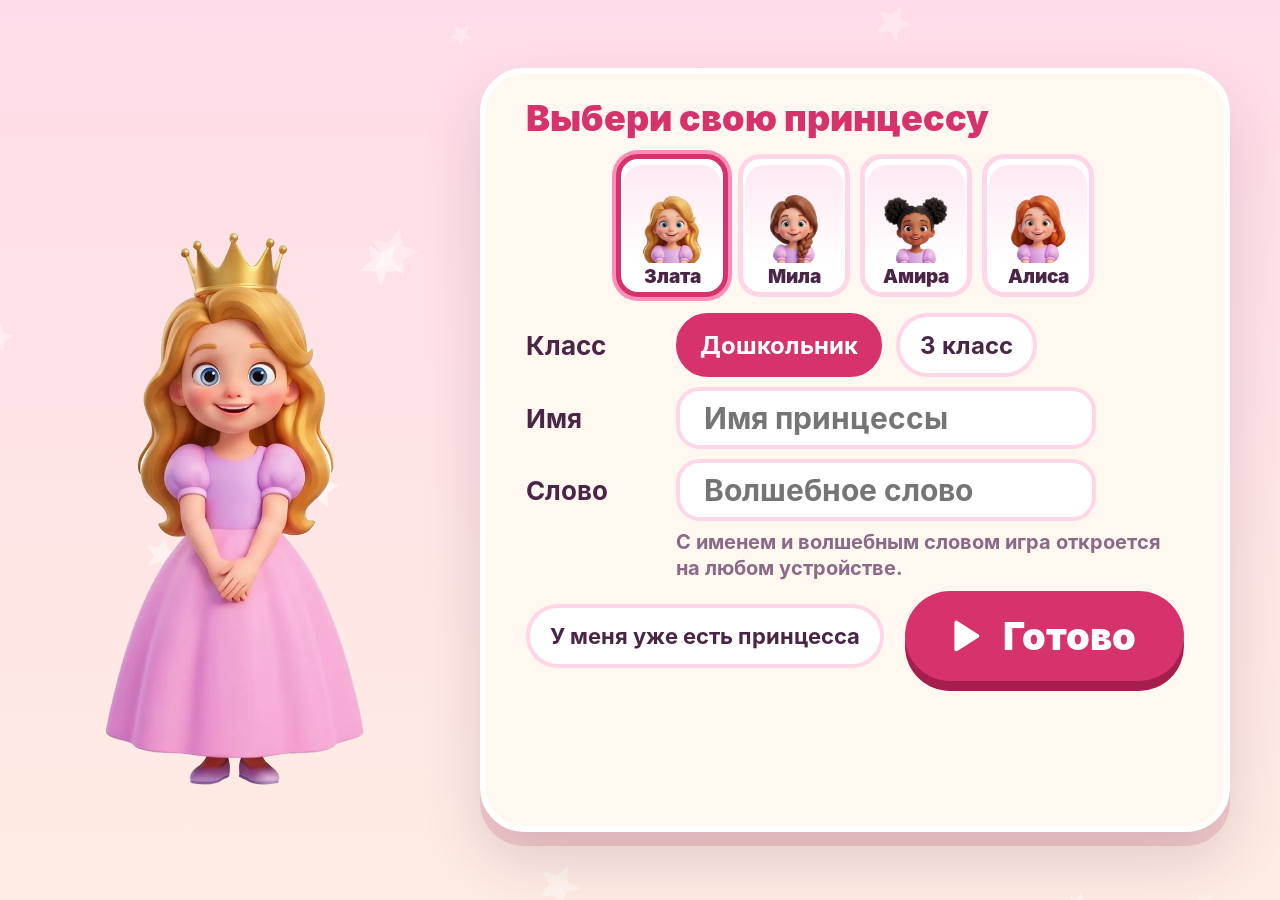
<file: kingdom/index.html>
<!doctype html>
<html lang="ru">
<head>
<meta charset="utf-8">
<meta name="viewport" content="width=device-width,initial-scale=1,maximum-scale=1,user-scalable=no,viewport-fit=cover">
<meta name="theme-color" content="#FFD9EA">
<meta name="mobile-web-app-capable" content="yes">
<meta name="apple-mobile-web-app-capable" content="yes">
<title>Королевство принцессы</title>
<link rel="manifest" href="manifest.webmanifest">
<link rel="icon" href="icons/icon-192.png">
<link rel="apple-touch-icon" href="icons/icon-192.png">
<link rel="stylesheet" href="css/style.css">
</head>
<body>
<div id="stage"><div id="screen"></div><div id="fx"></div><div id="modal"></div></div>
<div id="rotate" hidden><div><span>📱↻</span><p>Поверни планшет набок</p></div></div>
<script src="js/data.js"></script>
<script src="js/math.js"></script>
<script src="js/tower.js"></script>
<script src="js/workshop.js"></script>
<script src="js/hall.js"></script>
<script src="js/skills.js"></script>
<script src="js/grade3.js"></script>
<script src="js/art.js"></script>
<script src="js/audio.js"></script>
<script src="js/sync.js"></script>
<script src="js/game.js"></script>
</body>
</html>
</file>
<file: kingdom/css/style.css>
/* Королевство принцессы. Сцена 1280×800 масштабируется под любой планшет. */
@font-face { font-family: Inter; font-weight: 700; src: url(../fonts/Inter-Bold.woff) format('woff'); font-display: swap; }
@font-face { font-family: Inter; font-weight: 900; src: url(../fonts/Inter-Black.woff) format('woff'); font-display: swap; }

:root {
  --berry: #D6336C; --berry-d: #A61E4D; --rose: #FF8FB8; --marsh: #FFD6E7;
  --plum: #4A2545; --mint: #7ED6BE; --mint-d: #3FA98D; --gold: #FFC94D; --gold-d: #E09B1A;
  --cream: #FFF8F1; --lav: #C9B6F2; --lav-d: #7D5BD0;
}
* { box-sizing: border-box; margin: 0; padding: 0; -webkit-tap-highlight-color: transparent; }
html, body { height: 100%; overflow: hidden; background: #FFD9EA; touch-action: manipulation; overscroll-behavior: none; }
body { font-family: Inter, Roboto, 'Noto Sans', system-ui, sans-serif; font-weight: 700; color: var(--plum); user-select: none; -webkit-user-select: none; }
button { font: inherit; color: inherit; border: 0; background: none; cursor: pointer; touch-action: manipulation; }
button:focus-visible, input:focus-visible, select:focus-visible { outline: 5px solid var(--lav-d); outline-offset: 4px; }
i { font-style: normal; }

#stage { position: fixed; left: 50%; top: 50%; width: 1280px; height: 800px; transform-origin: center; overflow: hidden; }
#screen, #fx, #modal { position: absolute; inset: 0; }
#fx { pointer-events: none; z-index: 30; }
#modal { z-index: 20; display: none; align-items: center; justify-content: center; background: rgba(74, 37, 69, .55); }
#modal.open { display: flex; }
.bg { position: absolute; left: -320px; top: -200px; width: 1920px; height: 1200px; }   /* запас для экранов другой формы */
#stage { overflow: visible; }
#rotate { position: fixed; inset: 0; z-index: 99; background: #FFD9EA; display: flex; align-items: center; justify-content: center; text-align: center; font-size: 28px; }
#rotate[hidden] { display: none; }
#rotate span { font-size: 90px; }

/* --- общие элементы --- */
.panel { background: var(--cream); border: 6px solid #fff; border-radius: 44px; box-shadow: 0 14px 0 rgba(166, 30, 77, .14), 0 30px 60px rgba(74, 37, 69, .16); }
.btn { display: inline-flex; align-items: center; gap: 16px; height: 104px; padding: 0 48px 0 36px; border-radius: 52px; background: var(--berry); color: #fff; font-size: 44px; font-weight: 900; box-shadow: 0 10px 0 var(--berry-d); transition: transform .08s, box-shadow .08s; }
.btn svg { width: 46px; height: 46px; }
.btn:active { transform: translateY(8px); box-shadow: 0 2px 0 var(--berry-d); }
.btn.ghost { background: #fff; color: var(--lav-d); box-shadow: 0 8px 0 var(--lav); font-size: 30px; height: 84px; }
.rbtn { width: 88px; height: 88px; border-radius: 50%; background: #fff; color: var(--lav-d); display: inline-flex; align-items: center; justify-content: center; box-shadow: 0 8px 0 var(--lav); flex: none; transition: transform .08s, box-shadow .08s; }
.rbtn svg { width: 48px; height: 48px; }
.rbtn:active { transform: translateY(6px); box-shadow: 0 2px 0 var(--lav); }
.rbtn.pink { background: var(--berry); color: #fff; box-shadow: 0 8px 0 var(--berry-d); }
.rbtn.small { width: 64px; height: 64px; opacity: .8; } .rbtn.small svg { width: 34px; height: 34px; }
.chip { height: 64px; padding: 0 28px; border-radius: 32px; background: #fff; border: 4px solid var(--marsh); font-size: 26px; color: var(--plum); }
.chip.on { background: var(--berry); border-color: var(--berry); color: #fff; }
.chip.danger { border-color: #f3b0b0; color: #b3261e; }
.top { position: absolute; left: 0; right: 0; top: 0; height: 120px; padding: 16px 28px; display: flex; align-items: center; gap: 20px; }
.top h1 { flex: 1; font-size: 40px; font-weight: 900; color: var(--plum); text-align: center; }
.wallet { display: flex; align-items: center; gap: 10px; height: 72px; padding: 0 28px 0 18px; border-radius: 36px; background: #fff; font-size: 38px; box-shadow: 0 6px 0 var(--marsh); }
.wallet svg { width: 46px; height: 46px; } .wallet b { font-weight: 900; }
.st path { fill: #E9DDEA; stroke: #D8C7DA; stroke-width: 2; } .st.on path { fill: var(--gold); stroke: var(--gold-d); }

.hero { position: absolute; }
.hero svg { width: 100%; height: auto; display: block; }
.hero .pet { position: absolute; right: -34%; bottom: 0; font-size: 84px; line-height: 1; animation: bob 2.6s ease-in-out infinite; }
.hero.big { width: 300px; } .hero.big .pet { font-size: 110px; }
.hero.side { left: 22px; bottom: 14px; width: 196px; } .hero.side .pet { right: auto; left: 6px; bottom: 286px; font-size: 76px; }
.hero.mini { width: 78px; pointer-events: none; z-index: 4; animation: bob 2.2s ease-in-out infinite; }
@keyframes bob { 50% { transform: translateY(-8px); } }

/* --- заставка --- */
.t-castle { position: absolute; right: 60px; top: 150px; width: 560px; }
.scr-title .hero { left: 150px; bottom: 30px; }
.t-text { position: absolute; left: 60px; top: 50px; width: 760px; }
.t-text p { font-size: 34px; color: var(--berry); } .t-text h1 { font-size: 78px; font-weight: 900; line-height: 1; letter-spacing: -2px; color: var(--plum); text-shadow: 0 5px 0 #fff; }
.btn.play { position: absolute; left: 500px; bottom: 90px; height: 128px; font-size: 56px; padding: 0 64px 0 48px; border-radius: 64px; animation: pulse 1.8s ease-in-out infinite; }
.btn.play svg { width: 60px; height: 60px; }
@keyframes pulse { 50% { transform: scale(1.05); } }
.parent { position: absolute; right: 24px; top: 24px; }

/* --- создание принцессы --- */
.cr-left, .w-left { position: absolute; left: 70px; bottom: 60px; width: 330px; height: 480px; }
.cr-left .hero, .w-left .hero { left: 0; bottom: 0; width: 330px; }
.w-left { left: 30px; } .w-left .hero { width: 300px; } .w-left .hero .pet { right: -24%; font-size: 96px; }
.cr-panel { position: absolute; left: 480px; top: 22px; width: 750px; padding: 26px 40px; display: flex; flex-direction: column; gap: 15px; }
.cr-hint { font-size: 21px; line-height: 1.3; color: #8a6a86; margin: -4px 0 0 150px; }
.cr-panel .chip { padding: 0 20px; font-size: 24px; }
.cr-panel h2 { font-size: 40px; font-weight: 900; color: var(--berry); }
.cr-row { display: flex; align-items: center; gap: 20px; } .cr-row > span { width: 130px; font-size: 26px; } .cr-row > div { display: flex; gap: 14px; flex-wrap: wrap; }
.sw { width: 62px; height: 62px; border-radius: 50%; background: var(--c); border: 6px solid #fff; box-shadow: 0 0 0 3px var(--marsh); }
.sw.on { box-shadow: 0 0 0 6px var(--berry); }
.cr-panel input { height: 72px; width: 420px; border-radius: 24px; border: 4px solid var(--marsh); padding: 0 24px; font: inherit; font-size: 30px; color: var(--plum); background: #fff; user-select: text; -webkit-user-select: text; }
.cr-end { display: flex; align-items: center; justify-content: space-between; gap: 20px; } .cr-end .btn { margin-left: auto; }

/* --- карта --- */
.place { position: absolute; display: block; transition: transform .1s; }
.place svg { width: 100%; display: block; overflow: visible; }
.place:active { transform: scale(.96); }
.plaque { position: absolute; left: 50%; bottom: -64px; transform: translateX(-50%); white-space: nowrap; background: #fff; border-radius: 28px; padding: 10px 26px; font-size: 26px; font-weight: 900; box-shadow: 0 6px 0 var(--marsh); display: flex; flex-direction: column; align-items: center; line-height: 1.15; }
.plaque small { font-size: 19px; font-weight: 700; color: #8a6a86; display: flex; align-items: center; gap: 6px; } .plaque small svg { width: 24px; height: 24px; }
.p-castle { left: 170px; top: 150px; width: 360px; animation: bob 3s ease-in-out infinite; } .p-castle .plaque { bottom: -44px; font-size: 32px; background: var(--berry); color: #fff; box-shadow: 0 6px 0 var(--berry-d); } .p-castle .plaque small { color: #FFE3EE; }
.p-garden { left: 620px; top: 110px; width: 220px; } .p-tower { left: 960px; top: 215px; width: 230px; }
.p-workshop { left: 720px; top: 440px; width: 230px; } .p-music { left: 350px; top: 545px; width: 195px; }
.place.locked svg { filter: saturate(.6) brightness(1.04); opacity: .88; }
.lockb { position: absolute; right: 8%; top: 22%; width: 60px; height: 60px; border-radius: 50%; background: #fff; color: #9b8aa0; display: flex; align-items: center; justify-content: center; box-shadow: 0 5px 0 #e3d6e6; } .lockb svg { width: 34px; }
.hero.onmap { left: 40px; bottom: 60px; width: 170px; }

/* --- тропинка уровней --- */
.path { position: absolute; inset: 0; width: 100%; height: 100%; }
.node { position: absolute; width: 104px; height: 104px; margin: -52px 0 0 -52px; border-radius: 50%; background: var(--berry); color: #fff; box-shadow: 0 9px 0 var(--berry-d), inset 0 -8px 0 rgba(0, 0, 0, .08), inset 0 6px 0 rgba(255, 255, 255, .3); font-size: 46px; font-weight: 900; z-index: 2; }
.node b { display: flex; align-items: center; justify-content: center; height: 100%; } .node b svg { width: 44px; }
.node.ch2 { background: #8E6BE0; box-shadow: 0 9px 0 #5E40B0, inset 0 -8px 0 rgba(0, 0, 0, .08), inset 0 6px 0 rgba(255, 255, 255, .3); }
.node.ch3 { background: #3FB393; box-shadow: 0 9px 0 #26866B, inset 0 -8px 0 rgba(0, 0, 0, .08), inset 0 6px 0 rgba(255, 255, 255, .3); }
.node.ch4 { background: #F09A2B; box-shadow: 0 9px 0 #BE7110, inset 0 -8px 0 rgba(0, 0, 0, .08), inset 0 6px 0 rgba(255, 255, 255, .3); }
.node.closed { background: #D9CFE0; box-shadow: 0 9px 0 #B9AEC2; color: #fff; }
.node.cur { animation: pulse 1.4s ease-in-out infinite; }
.node .stars { position: absolute; left: 50%; top: 106px; transform: translateX(-50%); display: flex; } .node .stars svg { width: 30px; height: 30px; }
.node.closed .stars { display: none; }
.node .gift { position: absolute; left: -24px; top: -22px; font-size: 44px; animation: bob 1.6s ease-in-out infinite; }
.node:active { transform: translateY(6px); }

/* --- уровень --- */
.scr-level .top { padding-right: 34px; }
.gems { flex: 1; display: flex; gap: 14px; justify-content: center; }
.gems i { width: 44px; height: 44px; border-radius: 12px; transform: rotate(45deg) scale(.8); background: #fff; box-shadow: inset 0 0 0 4px var(--marsh); transition: all .3s; }
.gems i.on { background: var(--gold); box-shadow: inset 0 0 0 4px var(--gold-d), 0 0 18px #FFE08A; transform: rotate(45deg) scale(1); }
.rbtn.big { width: 100px; height: 100px; } .rbtn.big svg { width: 56px; height: 56px; }
.board { position: absolute; left: 240px; right: 34px; top: 128px; bottom: 30px; display: flex; flex-direction: column; padding: 26px 30px 34px; }
.board.in > * { animation: rise .35s ease-out both; }
@keyframes rise { from { opacity: 0; transform: translateY(18px); } }
.stim { flex: 1; display: flex; align-items: center; justify-content: center; gap: 40px; min-height: 0; }
.pic { font-size: 190px; line-height: 1.1; } .pic.small { font-size: 130px; }
.earbtn { width: 170px; height: 170px; border-radius: 50%; background: var(--marsh); color: var(--berry); display: flex; align-items: center; justify-content: center; box-shadow: 0 10px 0 #F5B5CE; animation: pulse 1.8s ease-in-out infinite; }
.earbtn svg { width: 96px; }
.stim.row .earbtn { width: 130px; height: 130px; } .stim.row .earbtn svg { width: 72px; } .stim.row .pic { font-size: 150px; }
.word { font-size: 150px; font-weight: 900; line-height: 1; display: flex; gap: 10px; letter-spacing: 2px; }
.word .sy { display: inline-flex; padding: 0 8px 14px; border-bottom: 9px solid var(--lav); border-radius: 0 0 60px 60px / 0 0 30px 30px; }
.word.phrase { font-size: 112px; align-items: flex-end; } .word .and { padding: 0 22px 23px; }
.v { color: var(--berry); } .c { color: var(--plum); }
.blank { display: inline-flex; width: 1em; height: 1em; align-items: center; justify-content: center; border-radius: 22px; background: var(--marsh); color: #fff; font-size: .8em; margin: 0 6px; align-self: center; }
.filled { animation: pop .4s; }
.opts, .bank { display: flex; justify-content: center; gap: 28px; }
.card { width: 200px; height: 190px; border-radius: 36px; background: #fff; border: 6px solid var(--marsh); box-shadow: 0 10px 0 #F5B5CE; display: flex; align-items: center; justify-content: center; font-weight: 900; transition: transform .08s, box-shadow .08s, opacity .3s; }
.card:active { transform: translateY(8px); box-shadow: 0 2px 0 #F5B5CE; }
.card.letter { font-size: 124px; } .card.syl { font-size: 96px; letter-spacing: 2px; } .card.emoji { font-size: 110px; } .card.pair { width: 280px; font-size: 92px; letter-spacing: 6px; }
.card.right { border-color: var(--mint-d); background: #E4F8F1; box-shadow: 0 10px 0 var(--mint); animation: pop .45s; }
.card.out { opacity: .22; pointer-events: none; transform: scale(.9); box-shadow: none; }
.card.dim { opacity: .35; pointer-events: none; }
.card.used { visibility: hidden; }
.card.glow { border-color: var(--gold); box-shadow: 0 10px 0 var(--gold-d), 0 0 34px var(--gold); animation: pulse 1s ease-in-out infinite; }
.card.static { pointer-events: none; }
.tile.letter { width: 170px; height: 170px; font-size: 112px; } .tile.syl { width: 210px; height: 170px; }
.slots { display: flex; gap: 14px; transition: gap .35s; }
.slot { width: 150px; height: 170px; border-radius: 30px; border: 6px dashed var(--lav); background: #fff; display: flex; align-items: center; justify-content: center; font-size: 104px; font-weight: 900; transition: all .35s; }
.slots.syl .slot { width: 196px; font-size: 92px; letter-spacing: 2px; }
.slot.full { border-style: solid; border-color: var(--marsh); animation: pop .3s; }
.slots.joined { gap: 0; } .slots.joined .slot { border-color: var(--mint-d); background: #E4F8F1; border-radius: 0; border-left-width: 0; border-right-width: 0; }
.slots.joined .slot:first-child { border-radius: 30px 0 0 30px; border-left-width: 6px; } .slots.joined .slot:last-child { border-radius: 0 30px 30px 0; border-right-width: 6px; }
.shake { animation: shake .4s; }
@keyframes shake { 20% { transform: translateX(-12px); } 40% { transform: translateX(12px); } 60% { transform: translateX(-8px); } 80% { transform: translateX(8px); } }
@keyframes pop { 40% { transform: scale(1.14); } }
.stim.demo { flex-direction: column; gap: 30px; }
.demo-row { display: flex; align-items: center; gap: 60px; transition: gap .9s cubic-bezier(.5, 0, .3, 1.4); } .demo-row .plus { font-size: 80px; color: var(--lav-d); transition: all .5s; width: 60px; text-align: center; }
.demo-row.go { gap: 0; } .demo-row.go .plus { width: 0; opacity: 0; font-size: 0; }
.demo-res { opacity: 0; transition: opacity .6s 1s; font-size: 120px; } .demo-row.go + .demo-res { opacity: 1; }
.spark { position: absolute; width: 16px; height: 16px; margin: -8px; border-radius: 4px; transform: rotate(45deg); animation: spark .8s ease-out forwards; }
@keyframes spark { to { transform: translate(var(--dx), var(--dy)) rotate(220deg) scale(.2); opacity: 0; } }

/* --- итог, сказка --- */
.result, .story { position: absolute; left: 430px; top: 110px; width: 760px; padding: 44px; display: flex; flex-direction: column; align-items: center; gap: 26px; text-align: center; }
.scr-result .hero, .scr-story .hero, .scr-rest .hero { left: 80px; bottom: 60px; }
.result h2 { font-size: 56px; font-weight: 900; color: var(--berry); }
.bigstars { display: flex; gap: 16px; } .bigstars span { width: 170px; } .bigstars span.on { animation: starin .6s both cubic-bezier(.3, 1.6, .5, 1); } .bigstars span:nth-child(2) { margin-top: -30px; }
@keyframes starin { from { transform: scale(0) rotate(-90deg); } }
.gain { font-size: 34px; display: flex; align-items: center; gap: 10px; } .gain svg { width: 44px; }
.rbtns { display: flex; gap: 30px; align-items: center; }
.story p { font-size: 36px; line-height: 1.4; text-wrap: balance; } .st-emoji { font-size: 150px; line-height: 1; animation: bob 2.4s ease-in-out infinite; }

/* --- гардероб --- */
.w-panel { position: absolute; left: 470px; right: 34px; top: 128px; bottom: 30px; padding: 26px; display: flex; flex-direction: column; gap: 22px; }
.tabs { display: flex; gap: 14px; }
.items { display: grid; grid-template-columns: repeat(4, 1fr); gap: 18px; align-content: start; }
.item { height: 236px; border-radius: 30px; background: #fff; border: 5px solid var(--marsh); display: flex; flex-direction: column; align-items: center; justify-content: space-between; padding: 10px 6px 12px; overflow: hidden; }
.item.on { border-color: var(--berry); background: #FFF0F6; }
.item .pv { height: 164px; width: 100%; display: flex; align-items: center; justify-content: center; overflow: hidden; }
.item .pv svg { width: 150px; flex: none; } .item.t-crown .pv svg, .item.t-acc .pv svg { width: 190px; margin-top: 70px; } .item.t-acc .pv svg { margin: 30px 0 0 -50px; }
.item.t-dress .pv svg { margin-top: -30px; }
.pv-emoji { font-size: 100px; }
.item .tag { font-size: 21px; display: flex; align-items: center; gap: 6px; line-height: 1.1; text-align: center; } .item .tag svg { width: 30px; height: 30px; }
.item.buy .tag { font-size: 30px; font-weight: 900; } .item.mystery { opacity: .7; } .item.mystery .tag { font-size: 19px; font-weight: 700; }

/* --- для родителей --- */
.gate { padding: 36px 44px; display: flex; flex-direction: column; align-items: center; gap: 18px; font-size: 30px; }
.gate h2 { font-size: 36px; } .g-val { font-size: 56px; font-weight: 900; height: 70px; min-width: 140px; text-align: center; border-bottom: 5px solid var(--lav); }
.keys { display: grid; grid-template-columns: repeat(5, 84px); gap: 12px; } .keys button { height: 84px; border-radius: 22px; background: #fff; border: 4px solid var(--marsh); font-size: 38px; font-weight: 900; }
.scr-parents { background: var(--cream); }
.pwrap { position: absolute; inset: 0; display: flex; flex-direction: column; padding: 26px 40px; gap: 20px; }
.ptop { display: flex; gap: 14px; } .ptop .chip:first-child { margin-right: auto; }
.pbody { flex: 1; overflow-y: auto; touch-action: pan-y; font-size: 26px; font-weight: 700; padding-right: 10px; user-select: text; -webkit-user-select: text; }
.pbody h3 { font-size: 28px; font-weight: 900; margin: 26px 0 12px; color: var(--berry); }
.kpis { display: flex; gap: 20px; } .kpis div { flex: 1; background: #fff; border-radius: 26px; padding: 22px 26px; font-size: 26px; } .kpis b { font-size: 54px; font-weight: 900; color: var(--berry); } .kpis small { display: block; font-size: 22px; color: #8a6a86; }
.hard { display: flex; flex-wrap: wrap; gap: 12px; } .hard span { background: #fff; border-radius: 18px; padding: 10px 18px; font-weight: 900; } .hard small { font-weight: 700; font-size: 19px; color: #8a6a86; }
.note { font-size: 23px; color: #6f5a6d; line-height: 1.4; margin-top: 12px; max-width: 1000px; } .note.warn { color: #9a4a00; }
.lvlist { columns: 2; font-size: 22px; line-height: 1.7; color: #8a6a86; } .lvlist span { display: block; } .lvlist .ok { color: var(--plum); }
.pbody label { display: flex; align-items: center; gap: 20px; margin-bottom: 18px; } .pbody label > :last-child { margin-left: auto; width: 520px; }
.pbody input, .pbody select { height: 66px; border-radius: 20px; border: 4px solid var(--marsh); padding: 0 20px; font: inherit; font-size: 26px; background: #fff; color: var(--plum); } .pbody input[type=range] { padding: 0; border: 0; background: none; accent-color: var(--berry); }
.prow { display: flex; gap: 14px; flex-wrap: wrap; margin-top: 26px; }
.phr { display: grid; grid-auto-flow: dense; grid-template-columns: repeat(2, minmax(0, 1fr)); gap: 10px 20px; }
.ph { display: flex; align-items: center; gap: 8px; background: #fff; border-radius: 18px; padding: 8px 10px 8px 18px; border: 3px solid transparent; }
.ph span { flex: 1; font-size: 22px; line-height: 1.35; padding: 6px 0; overflow-wrap: anywhere; }
.ph.long { grid-column: 1 / -1; }
.ph button { width: 56px; height: 56px; border-radius: 50%; background: #F6EEF5; font-size: 24px; flex: none; } .ph button:first-of-type { color: #D12C2C; }
.ph button:nth-of-type(n+2) { visibility: hidden; } .ph.has button { visibility: visible; } .ph.has { border-color: var(--mint); } .ph.rec { border-color: #D12C2C; background: #FFF0F0; }

@media (prefers-reduced-motion: reduce) { *, *::before, *::after { animation-duration: .01s !important; animation-iteration-count: 1 !important; transition-duration: .01s !important; } }

.note.ver { margin-top: 40px; font-size: 19px; opacity: .7; }

/* --- Сад чисел --- */
.place.open:not(.p-castle) .plaque { background: var(--mint-d); color: #fff; box-shadow: 0 6px 0 #26866B; font-size: 28px; } .place.open:not(.p-castle) .plaque small { color: #E4F8F1; }
.p-garden.open { animation: bob 3.4s ease-in-out infinite; }
.stim.col { flex-direction: column; gap: 16px; }
.earbtn.small { width: 120px; height: 120px; } .earbtn.small svg { width: 66px; }
.grp { display: grid; grid-template-columns: repeat(5, auto); gap: 4px 6px; justify-content: center; align-content: center; font-size: 58px; line-height: 1.1; }
.grp span { position: relative; width: 1.15em; text-align: center; }
.grp.big { font-size: 92px; gap: 8px 14px; } .grp.big.two { font-size: 80px; }
.grp em { font-style: normal; } .grp span.x em { opacity: .3; } .grp span.x::after { content: ""; position: absolute; left: 8%; right: 8%; top: 46%; height: 8px; border-radius: 4px; background: var(--berry); transform: rotate(-38deg); opacity: 1; }
.grow { display: flex; align-items: center; justify-content: center; gap: 26px; } .opx { font-size: 80px; font-weight: 900; color: var(--berry); line-height: 1; }
.word.num { font-size: 124px; gap: 22px; align-items: center; letter-spacing: 0; } .stim.col .word.num { font-size: 104px; }
.word.num .blank { font-size: 1em; width: 1.15em; height: 1.15em; margin: 0; color: #fff; border-radius: 26px; } .word.num .blank.filled, .nrow .filled, .house .filled { background: none; width: auto; }
.nrow { display: flex; gap: 18px; } .nrow span { min-width: 150px; height: 170px; padding: 0 18px; border-radius: 34px; background: #fff; border: 6px solid var(--lav); display: flex; align-items: center; justify-content: center; font-size: 104px; font-weight: 900; }
.nrow span.q { border-style: dashed; border-color: var(--berry); } .nrow .blank { background: none; color: var(--rose); font-size: 1em; width: auto; height: auto; margin: 0; }
.house { width: 330px; } .house .roof { height: 140px; background: var(--berry); clip-path: polygon(50% 0, 100% 100%, 0 100%); display: flex; align-items: flex-end; justify-content: center; } .house .roof b { color: #fff; font-size: 84px; font-weight: 900; line-height: 1.05; }
.house .floor { display: flex; gap: 12px; background: #FFE3EE; padding: 16px; border-radius: 0 0 26px 26px; border: 6px solid var(--berry); border-top: 0; } .house .floor span { flex: 1; height: 130px; border-radius: 22px; background: #fff; display: flex; align-items: center; justify-content: center; font-size: 92px; font-weight: 900; }
.house .blank { background: none; color: var(--rose); font-size: 1em; width: auto; height: auto; margin: 0; }
.card.grpc { width: 300px; height: 200px; padding: 8px; } .card.grpc .grp { font-size: 50px; } .grow .grp { font-size: 66px; } .card.grpc.wide { width: 420px; height: 230px; } .card.grpc.wide .grp { font-size: 62px; }
.birds { font-size: 70px; line-height: 1; } .stim.demo.col { gap: 10px; } .stim.demo.col .word.num { font-size: 92px; } .stim.demo.col .house { transform: scale(.8); margin: -20px; }
.items { overflow-y: auto; touch-action: pan-y; flex: 1; min-height: 0; padding: 4px 6px 12px 4px; }

/* --- автоозвучка --- */
.ttsbox { background: #fff; border-radius: 26px; padding: 6px 26px 22px; margin-bottom: 20px; border: 3px solid var(--marsh); }
.ttsbox .prow { margin-top: 14px; align-items: center; } .ttsbox input { flex: 1; min-width: 420px; } .ttsbox select { min-width: 300px; }
.ph.auto { border-color: var(--lav); } .ph.auto span::after { content: " · авто"; color: var(--lav-d); font-size: 17px; }

.newcode { max-width: 760px; text-align: center; } .newcode .chip { height: auto; min-height: 64px; padding: 12px 28px; } .newcode .note { margin: 0; }

.newcode input, .ttsbox input[type=password] { height: 70px; border-radius: 22px; border: 4px solid var(--marsh); padding: 0 22px; font: inherit; font-size: 28px; color: var(--plum); background: #fff; width: 440px; user-select: text; -webkit-user-select: text; }
.cr-panel h2 { font-size: 36px; }

.cr-panel { top: 18px; padding: 22px 40px; gap: 12px; } .cr-panel input { height: 62px; } .cr-hint { font-size: 20px; margin-top: -2px; }
.cr-end .btn { height: 90px; font-size: 38px; } .cr-end .chip { white-space: nowrap; font-size: 22px; }

/* --- список игр владельца --- */
.grow2 { display: flex; align-items: center; gap: 12px; background: #fff; border-radius: 22px; padding: 14px 16px 14px 24px; margin-bottom: 12px; border: 3px solid transparent; }
.grow2 .gi { flex: 1; min-width: 0; } .grow2 b { font-size: 30px; font-weight: 900; } .grow2 small { display: block; font-size: 20px; color: #8a6a86; margin-top: 2px; }
.grow2 .gme, .grow2 .goff { font-size: 18px; margin-left: 12px; padding: 3px 12px; border-radius: 12px; background: var(--marsh); color: var(--berry-d); vertical-align: middle; } .grow2 .goff { background: #eee; color: #777; }
.grow2.off { opacity: .6; } .grow2 .chip { height: 58px; padding: 0 20px; font-size: 22px; flex: none; }

/* --- Башня мудреца --- */
.p-tower.open { animation: bob 3.8s ease-in-out infinite; }
.tsw { display: block; width: 120px; height: 120px; border-radius: 50%; background: var(--c); border: 6px solid #fff; box-shadow: 0 0 0 4px #E3D6E6; }
.grow .tsw { width: 130px; height: 130px; }
.tshape { width: 136px; height: 136px; fill: var(--lav); stroke: var(--lav-d); stroke-width: 5; }
.tclock { width: 300px; height: 300px; } .tclock .face { fill: #fff; stroke: var(--berry); stroke-width: 8; } .tclock text { font: 900 24px Inter, sans-serif; fill: var(--plum); }
.tclock line { stroke: var(--lav-d); stroke-width: 3; stroke-linecap: round; } .tclock .min { stroke: var(--lav-d); stroke-width: 6; } .tclock .hour { stroke: var(--berry); stroke-width: 11; } .tclock .pin { fill: var(--plum); }
.stim.demo .tclock { width: 250px; height: 250px; }
.card.emoji.big2 { width: 300px; height: 230px; font-size: 150px; }
.slots.emo .slot { width: 170px; font-size: 100px; } .tile.emo { width: 180px; height: 170px; font-size: 100px; }
.slots.emo.joined .slot { border-radius: 30px; border-width: 6px; } .slots.emo.joined { gap: 14px; }

/* --- Мастерская загадок --- */
.p-workshop.open, .p-music.open { animation: bob 3.6s ease-in-out infinite; }
.wshadow { font-size: 200px; line-height: 1; filter: brightness(0) opacity(.82); }
.wrow { display: flex; gap: 14px; } .wrow span { width: 140px; height: 150px; border-radius: 30px; background: #fff; border: 6px solid var(--lav); display: flex; align-items: center; justify-content: center; font-size: 92px; }
.wrow.num span { font-size: 96px; font-weight: 900; color: var(--plum); } .wrow span.q { border-style: dashed; border-color: var(--berry); }
.wrow .blank { background: none; color: var(--rose); font-size: 96px; width: auto; height: auto; margin: 0; } .wrow .filled, .wmagic .filled { display: flex; align-items: center; justify-content: center; }
.wrow.memo span { width: 150px; height: 160px; font-size: 104px; }
.stim.demo.col .wrow.memo span { width: 170px; height: 180px; font-size: 118px; }
.wfig { width: 96px; height: 96px; } .card .wfig { width: 120px; height: 120px; }
.wmagic { display: grid; grid-template-columns: repeat(3, 120px); gap: 10px; } .wmagic span { height: 120px; border-radius: 24px; background: #fff; border: 5px solid var(--lav); display: flex; align-items: center; justify-content: center; font-size: 78px; }
.wmagic span.q { border-style: dashed; border-color: var(--berry); } .wmagic .blank { background: none; color: var(--rose); font-size: 78px; width: auto; height: auto; margin: 0; } .wmagic .wfig { width: 84px; height: 84px; }
.stim:has(.wmagic) { padding-top: 0; } .board:has(.wmagic) .card { height: 170px; }
.wsz { display: inline-block; line-height: 1; } .wsz.z0 { font-size: 46px; } .wsz.z1 { font-size: 64px; } .wsz.z2 { font-size: 88px; } .wsz.z3 { font-size: 118px; }
/* --- Музыкальный зал --- */
.earbtn.listen { background: #E4D8FF; color: var(--lav-d); box-shadow: 0 10px 0 #C9B6F2; }
.hrh { display: flex; align-items: center; gap: 12px; } .hrh i { display: block; height: 30px; border-radius: 15px; background: var(--berry); } .hrh i.s { width: 30px; } .hrh i.l { width: 90px; background: var(--lav-d); }
.card.rhy { width: 290px; }
.hpair { display: flex; gap: 16px; } .hpair i { width: 52px; height: 52px; border-radius: 50%; background: var(--berry); } .hpair i.other { background: var(--mint-d); border-radius: 8px; transform: rotate(45deg) scale(.85); }
.bells { display: flex; gap: 34px; } .bell { width: 190px; height: 190px; border-radius: 50%; background: var(--c); font-size: 92px; box-shadow: 0 12px 0 rgba(0, 0, 0, .14), inset 0 -10px 0 rgba(0, 0, 0, .1); transition: transform .1s, filter .1s; }
.bell.lit { transform: scale(1.12); filter: brightness(1.25) drop-shadow(0 0 26px var(--c)); } .bell:active { transform: scale(.95); }
.wmagic { grid-template-columns: repeat(3, 102px); gap: 8px; margin-top: -10px; } .wmagic span { height: 102px; font-size: 64px; border-radius: 20px; } .wmagic .wfig { width: 72px; height: 72px; } .wmagic .blank { font-size: 64px; }

/* --- зал: картинки высоты звука и ритмы помельче --- */
.card.pitch { width: 260px; height: 200px; } .hpitch { width: 210px; height: 160px; overflow: visible; }
.hpitch line { stroke: #D9CCE8; stroke-width: 3; } .hpitch g.hi { fill: var(--berry); } .hpitch g.lo { fill: var(--lav-d); }
.hpitch g.hi .stem { stroke: var(--berry); stroke-width: 5; } .hpitch g.lo .stem { stroke: var(--lav-d); stroke-width: 5; }
.hpitch .arr { fill: none; stroke-width: 9; stroke-linecap: round; stroke-linejoin: round; } .hpitch .arr.hi { stroke: var(--berry); } .hpitch .arr.lo { stroke: var(--lav-d); }
.card.rhy { width: 300px; padding: 0 10px; } .hrh { gap: 9px; } .hrh i { height: 26px; } .hrh i.s { width: 26px; } .hrh i.l { width: 56px; }

/* ===== v19: тренажёр ===== */
.advbtn { position: absolute; left: 50%; margin-left: -190px; width: 380px; top: 10px; justify-content: center; display: flex; align-items: center; gap: 12px; padding: 8px 24px 10px 14px; border-radius: 48px;
  background: linear-gradient(180deg, #FFD978, #FFB13B); box-shadow: 0 10px 0 var(--gold-d), 0 18px 40px rgba(224, 155, 26, .45); color: #6B3A00; text-align: left; animation: pulse 2s ease-in-out infinite; z-index: 3; }
.advbtn .advic { font-size: 56px; line-height: 1; }
.advbtn b { display: block; font-size: 36px; font-weight: 900; } .advbtn small { display: block; font-size: 22px; opacity: .85; }
.advbtn:active { transform: translateY(8px); box-shadow: 0 2px 0 var(--gold-d); }
.trainbtn { display: flex; align-items: center; gap: 8px; height: 72px; padding: 0 26px; border-radius: 36px; background: var(--gold); color: #6B3A00; font-size: 28px; font-weight: 900; box-shadow: 0 6px 0 var(--gold-d); }
.trainbtn span { font-size: 32px; }
.abadge { position: absolute; left: 24px; top: 132px; width: 200px; padding: 12px 14px; border-radius: 26px; background: rgba(255,255,255,.85); font-size: 22px; font-weight: 900; text-align: center; color: var(--plum); box-shadow: 0 6px 0 rgba(166,30,77,.12); }
.abadge span { display: block; font-size: 52px; line-height: 1.1; }
.abadge:empty { display: none; }

.word.long { font-size: 100px; } .word.long .sy { padding: 0 4px 10px; border-bottom-width: 7px; }
.rtext { background: #fff; border-radius: 30px; padding: 22px 34px; font-weight: 900; color: var(--plum); line-height: 1.3; text-align: center; box-shadow: inset 0 0 0 5px var(--marsh); }
.rtext.big { font-size: 76px; } .rtext.mid { font-size: 58px; max-width: 920px; } .rtext.task { font-size: 38px; max-width: 900px; text-align: left; line-height: 1.35; }
.rtext.rstory { font-size: 42px; text-align: left; line-height: 1.4; max-width: 540px; } .rtext.q { margin-top: 18px; font-size: 38px; color: var(--berry); background: #FFF0F6; max-width: 540px; }
.rtext .blank { width: 2.4em; height: 1.05em; font-size: 1em; vertical-align: -.12em; border-radius: 18px; display: inline-flex; }
.rtext .blank.filled { width: auto; background: none; color: var(--mint-d); }
.rtext .blank .wtxt { font-size: 1em; }
.card.wordc { width: 300px; height: 150px; padding: 0 16px; } .wtxt { font-size: 52px; font-weight: 900; color: var(--plum); line-height: 1.1; text-align: center; }
.opts.grid2 { display: grid; grid-template-columns: repeat(2, auto); justify-content: center; gap: 20px 28px; } .opts.grid2 .card.wordc { width: 420px; height: 120px; }
.opts.grid2 .card.emoji { width: 170px; height: 160px; font-size: 96px; }
.opts.col { flex-direction: column; gap: 22px; } .opts.col .card.wordc { width: 360px; height: 118px; } .opts.col .wtxt { font-size: 44px; }
.stim.side { gap: 34px; } .sidel { flex: 1; display: flex; align-items: center; justify-content: center; min-width: 0; } .sidel.col { flex-direction: column; gap: 18px; }
.card.scene { width: 270px; } .scn { display: flex; gap: 18px; font-size: 84px; } .scn b { display: flex; font-weight: 400; }
.card.scene.two { width: 300px; } .card.scene.two .scn { flex-direction: column; gap: 4px; font-size: 64px; }
.egrid { display: grid; gap: 8px; } .egrid span { display: flex; align-items: center; justify-content: center; background: #fff; border-radius: 20px; box-shadow: inset 0 0 0 4px var(--marsh); }
.egrid.c3 { grid-template-columns: repeat(3, 118px); } .egrid.c3 span { height: 118px; font-size: 76px; }
.egrid.c4 { grid-template-columns: repeat(4, 104px); } .egrid.c4 span { height: 104px; font-size: 64px; }
.egrid.c5 { grid-template-columns: repeat(5, 84px); } .egrid.c5 span { height: 84px; font-size: 52px; }
.egrid.dict.c4 { grid-template-columns: repeat(4, 92px); } .egrid.dict.c4 span { height: 92px; font-size: 56px; }
.egrid.dict.c5 { grid-template-columns: repeat(5, 76px); } .egrid.dict.c5 span { height: 76px; font-size: 46px; }
.egrid .ref { display: flex; align-items: center; justify-content: center; width: 92%; height: 92%; border-radius: 50%; box-shadow: 0 0 0 7px var(--berry); font-weight: 400; }
.egrid .start { font-weight: 400; filter: drop-shadow(0 0 10px var(--gold)); }
.arrows { display: flex; gap: 10px; } .arrows i { width: 70px; height: 70px; border-radius: 18px; background: var(--gold); color: #6B3A00; font-size: 50px; font-weight: 900; display: flex; align-items: center; justify-content: center; box-shadow: 0 5px 0 var(--gold-d); }
.opts.cells { display: grid; gap: 8px; } .opts.cells .card.cell { width: 118px; height: 118px; border-radius: 20px; font-size: 76px; border-width: 4px; box-shadow: 0 6px 0 #F5B5CE; }
.opts.cells.c3 { grid-template-columns: repeat(3, 118px); } .opts.cells.c4 { grid-template-columns: repeat(4, 104px); } .opts.cells.c4 .card.cell { width: 104px; height: 104px; font-size: 64px; }
.stim.gridwrap { gap: 50px; } .tgrid { display: grid; gap: 10px; }
.tgrid .card.cell { border-radius: 24px; box-shadow: 0 7px 0 #F5B5CE; border-width: 5px; }
.tgrid.c3 { grid-template-columns: repeat(3, 150px); } .tgrid.c3 .cell { width: 150px; height: 150px; font-size: 90px; }
.tgrid.c4 { grid-template-columns: repeat(4, 124px); } .tgrid.c4 .cell { width: 124px; height: 124px; font-size: 72px; }
.tgrid.c5 { grid-template-columns: repeat(5, 104px); } .tgrid.c5 .cell { width: 104px; height: 104px; font-size: 56px; }
.card.done { background: #E4F8F1; border-color: var(--mint-d); box-shadow: 0 3px 0 var(--mint); transform: translateY(4px); pointer-events: none; }
.card.done .c { color: var(--mint-d); }
.sticks { display: flex; align-items: flex-end; gap: 14px; flex-wrap: wrap; max-width: 860px; justify-content: center; }
.sticks .ten { display: flex; flex-direction: column; gap: 3px; padding: 5px; border-radius: 10px; background: #FFE3B0; } .sticks .ten i { width: 30px; height: 21px; border-radius: 5px; background: var(--gold-d); }
.sticks .one { width: 30px; height: 21px; border-radius: 5px; background: var(--berry); margin-bottom: 5px; }
.coins { display: flex; gap: 18px; flex-wrap: wrap; justify-content: center; max-width: 820px; }
.coin { width: 130px; height: 130px; border-radius: 50%; display: flex; align-items: center; justify-content: center; font-size: 58px; font-weight: 900; color: #7A4A00;
  background: radial-gradient(circle at 35% 30%, #FFF1B8, #FFC94D 55%, #E09B1A); box-shadow: inset 0 0 0 7px #F2B53A, 0 6px 0 #B97A0E; }
.coin.v1, .coin.v2 { width: 104px; height: 104px; font-size: 48px; background: radial-gradient(circle at 35% 30%, #fff, #D9D9E3 55%, #A9A9B8); color: #4A4A5A; box-shadow: inset 0 0 0 6px #C3C3CF, 0 6px 0 #8C8C9A; }
.coin.v10 { width: 146px; height: 146px; }
.wfig.sm { transform: scale(.62); }
.bank.many { flex-wrap: wrap; gap: 16px; } .bank.many .tile { width: 140px; height: 130px; } .bank.many .tile.emo { width: 140px; height: 130px; font-size: 80px; }
.slots.emo.n4 .slot { width: 150px; } .slots.emo.n5 .slot { width: 132px; height: 140px; font-size: 80px; }
.advsum { display: flex; gap: 14px; flex-wrap: wrap; justify-content: center; } .advsum span { display: flex; align-items: center; gap: 8px; background: #fff; border-radius: 22px; padding: 8px 18px; font-size: 34px; } .advsum b { font-size: 26px; }
.streak { font-size: 30px; font-weight: 900; color: var(--gold-d); }
.gain small { font-size: 24px; color: var(--gold-d); }
.sklist { display: flex; flex-direction: column; gap: 8px; }
.skrow { display: grid; grid-template-columns: 290px 220px 1fr; align-items: center; gap: 16px; background: #fff; border-radius: 16px; padding: 10px 18px; font-size: 22px; }
.skn { font-weight: 900; } .skd { color: #8a6a86; font-size: 19px; }
.bar { height: 16px; border-radius: 8px; background: #F3E6EE; overflow: hidden; } .bar i { display: block; height: 100%; border-radius: 8px; background: linear-gradient(90deg, var(--rose), var(--berry)); }
.am { font-size: 22px; color: var(--berry); }
.word.xlong { font-size: 76px; gap: 6px; } .word.xlong .sy { padding: 0 3px 8px; border-bottom-width: 6px; }
.stim .pic.small + .word.long, .stim .pic.small + .word.xlong { margin-left: -10px; }
.slots.letter.n5 .slot { width: 118px; } .slots.letter.n6 .slot { width: 100px; }
.nrow.n5 { gap: 12px; } .nrow.n5 span { min-width: 120px; height: 140px; padding: 0 12px; font-size: 76px; border-radius: 28px; }

/* ===== v20: принцессы-картинки ===== */
.hart { position: relative; aspect-ratio: 600 / 1120; transform-origin: 50% 100%; animation: breathe 3.2s ease-in-out infinite; }
.hart img { position: absolute; inset: 0; width: 100%; height: 100%; display: block; -webkit-user-drag: none; }
.hart .dr { position: absolute; inset: 0; -webkit-mask-size: 100% 100%; mask-size: 100% 100%; mix-blend-mode: color; pointer-events: none; }
.hart .dr.mul { mix-blend-mode: multiply; }
.hart .dr.stars { mix-blend-mode: normal; background-image: radial-gradient(circle, #FFE08A 0 1.6px, transparent 2.4px), radial-gradient(circle, #fff 0 1.1px, transparent 1.8px);
  background-size: 34px 38px, 22px 26px; background-position: 0 0, 11px 13px; opacity: .9; }
.hero .hart svg.crown { position: absolute; width: 22%; height: auto; overflow: visible; filter: drop-shadow(0 2px 2px rgba(120, 60, 0, .25)); }
.hero .hart svg.acc { position: absolute; left: 68%; top: 34%; width: 34%; height: auto; overflow: visible; }
.hart.m3 svg.acc { display: none; }
.hart.go.m1 { animation: hop .6s cubic-bezier(.3, 1.6, .5, 1) 1, breathe 3.2s ease-in-out .6s infinite; }
.hart.go.m2 { animation: ponder 1.4s ease-in-out 1, breathe 3.2s ease-in-out 1.4s infinite; }
@keyframes breathe { 0%, 100% { transform: scale(1, 1); } 50% { transform: scale(1.012, .992); } }
@keyframes hop { 0% { transform: translateY(0) scale(1.04, .94); } 40% { transform: translateY(-9%) scale(.97, 1.04); } 75% { transform: translateY(0) scale(1.03, .97); } 100% { transform: none; } }
@keyframes ponder { 0%, 100% { transform: rotate(0); } 30% { transform: rotate(-2.5deg); } 70% { transform: rotate(2deg); } }
.hero.mini { width: 78px; }
.looks { display: flex; gap: 14px; flex-wrap: wrap; justify-content: center; margin: 4px 0 6px; }
.look { width: 132px; padding: 8px 6px 6px; border-radius: 26px; background: #fff; border: 5px solid var(--marsh); display: flex; flex-direction: column; align-items: center; gap: 2px; }
.look img { width: 118px; height: 118px; object-fit: cover; object-position: 50% 0; border-radius: 20px; background: linear-gradient(#FFE9F3, #fff); }
.look span { font-size: 22px; font-weight: 900; }
.look.on { border-color: var(--berry); box-shadow: 0 0 0 4px var(--rose); }

.hero.side .pet { left: -12px; right: auto; bottom: -6px; font-size: 62px; z-index: 2; }
.fxcv { position: absolute; left: 0; top: 0; width: 1280px; height: 800px; pointer-events: none; }

/* ===== v21: нарисованные фоны и здания ===== */
.bgi { position: absolute; inset: 0; }
.bgi img { position: absolute; display: block; object-fit: cover; pointer-events: none; -webkit-user-drag: none; }
.bgi .far { left: -320px; top: -200px; width: 1920px; height: 1200px; filter: blur(14px) saturate(1.1); transform: scale(1.06); }
.bgi .near { left: 0; top: 0; width: 1280px; height: 800px; }
.scr-world .bgi::after { content: ""; position: absolute; inset: 0; background: rgba(255, 248, 241, .28); }
.bimg { width: 100%; display: block; filter: drop-shadow(0 10px 8px rgba(60, 90, 40, .25)); }
.p-castle { left: 172px; top: 34px; width: 250px; } .p-castle .plaque { bottom: -30px; }
.p-garden { left: 610px; top: 40px; width: 250px; } .p-garden .plaque { bottom: -26px; }
.p-tower { left: 1030px; top: 96px; width: 170px; } .p-tower .plaque { bottom: -26px; }
.p-music { left: 140px; top: 370px; width: 240px; } .p-music .plaque { bottom: -20px; }
.p-workshop { left: 690px; top: 440px; width: 210px; }
.place .plaque { z-index: 2; }
.hero.onmap { left: 470px; bottom: 110px; width: 160px; z-index: 3; }
.advbtn { left: auto; right: 22px; top: auto; bottom: 22px; margin-left: 0; width: 330px; }
.advbtn img.advic { width: 64px; height: auto; }
.chest { width: 170px; margin: -10px 0 -14px; animation: bob 2s ease-in-out infinite; }
/* v21b: принцесса у последнего мира, заметная кнопка приключения */
.hero.onmap { width: 120px; bottom: auto; animation: bob 2.6s ease-in-out infinite; filter: drop-shadow(0 8px 6px rgba(40, 70, 30, .3)); }
.hero.onmap .pet { font-size: 56px; right: -40%; }
.advbtn { right: 18px; bottom: 18px; width: auto; height: auto; padding: 14px 34px 14px 120px; border-radius: 60px;
  background: linear-gradient(180deg, #FF7FB0, #D6336C); color: #fff; box-shadow: 0 10px 0 var(--berry-d), 0 0 0 6px #fff, 0 0 40px 10px rgba(255, 201, 77, .75);
  animation: advglow 1.8s ease-in-out infinite; }
.advbtn b { font-size: 40px; text-shadow: 0 3px 0 rgba(120, 10, 50, .35); } .advbtn small { font-size: 22px; opacity: 1; color: #FFF3C4; }
.advbtn img.advic { position: absolute; left: -6px; top: 50%; width: 120px; transform: translateY(-50%) rotate(-10deg); filter: drop-shadow(0 6px 6px rgba(80, 20, 40, .35)); animation: wiggle 2.4s ease-in-out infinite; }
@keyframes advglow { 0%, 100% { transform: scale(1); box-shadow: 0 10px 0 var(--berry-d), 0 0 0 6px #fff, 0 0 26px 6px rgba(255, 201, 77, .6); }
  50% { transform: scale(1.05); box-shadow: 0 10px 0 var(--berry-d), 0 0 0 6px #fff, 0 0 52px 18px rgba(255, 201, 77, .9); } }
@keyframes wiggle { 0%, 100% { transform: translateY(-50%) rotate(-10deg); } 50% { transform: translateY(-58%) rotate(6deg); } }
.advbtn { top: 512px; bottom: auto; right: 14px; }
.hero.onmap .pet { right: auto; left: -42%; }
.p-workshop { left: 630px; }
.advbtn { padding: 12px 26px 12px 100px; } .advbtn b { font-size: 34px; } .advbtn small { font-size: 20px; } .advbtn img.advic { width: 100px; left: -4px; }
.p-workshop { left: 640px; top: 432px; width: 210px; } .p-workshop .plaque { bottom: -22px; }
.scr-story .bgi::after, .scr-rest .bgi::after { content: ""; position: absolute; inset: 0; background: rgba(40, 20, 70, .25); }
.bank.many .tile.syl { width: 172px; font-size: 68px; } .bank.many .tile.letter { width: 140px; font-size: 96px; }
/* v24: нарисованные питомцы, короны, вещицы */
.hart img.crown, .hart img.acc { inset: auto; height: auto; pointer-events: none; }
.hart img.crown { transform: translate(-50%, -100%) rotate(var(--r, 0deg)); transform-origin: 50% 100%; filter: drop-shadow(0 3px 3px rgba(120, 60, 0, .25)); }
.hart img.crown.c-bow { transform: translate(-30%, -82%) rotate(calc(var(--r, 0deg) + 14deg)); }
.hart img.acc { left: 70%; top: 38%; width: 22%; transform: rotate(14deg); filter: drop-shadow(0 4px 4px rgba(80, 30, 60, .25)); }
.hart.m3 img.acc { display: none; }
.hero img.pet { position: absolute; right: -36%; bottom: 0; width: 46%; height: auto; font-size: 0; animation: bob 2.6s ease-in-out infinite; filter: drop-shadow(0 6px 5px rgba(60, 30, 60, .22)); }
.hero.big img.pet { width: 46%; }
.hero.side img.pet { left: -14px; right: auto; bottom: -6px; width: 74px; z-index: 2; }
.hero.onmap img.pet { width: 62px; left: -46%; right: auto; }
.w-left .hero img.pet { right: -30%; width: 44%; }
.pv-pet { width: 82%; height: auto; display: block; margin: 0 auto; }
.st-pet { width: 190px; height: auto; display: block; margin: 0 auto; }
.item .pv .hart { width: 96px; flex: none; animation: none; }
.item.t-crown .pv .hart { width: 220px; margin-top: 300px; }
.item.t-acc .pv .hart { width: 210px; margin: 40px 0 0 -90px; }
/* v26: корона за головой — над волосами видна только верхушка, без «наклеенного» вида */
.hart img.crown { z-index: 0; filter: none; }
.hart img.body { z-index: 1; }
.hart .dr, .hart img.acc { z-index: 2; }
.hart img.crown.c-bow { transform: translate(-50%, -100%) rotate(calc(var(--r, 0deg) + 8deg)); }

/* v27: холст принцессы выше (место под корону) — поднимаем, чтобы рост на экране не поменялся */
.hero .hart { margin-top: -20%; }
.hart img.acc { top: 45%; }
.item.t-crown .pv .hart { margin-top: 200px; }
/* v29: экран результата всегда помещается в экран (на компьютере кнопки уходили вниз) */
.scr-result .result { top: 50%; transform: translateY(-50%); padding: 30px 44px 36px; gap: 14px; max-height: 760px; }
.scr-result .result h2 { font-size: 48px; line-height: 1.1; }
.scr-result .bigstars span { width: 128px; } .scr-result .bigstars span:nth-child(2) { margin-top: -22px; }
.scr-result .result .chest { position: absolute; right: -60px; bottom: -40px; width: 160px; margin: 0; }
.scr-result .advsum span { padding: 6px 14px; font-size: 30px; }

/* ---------- v30: задания 3 класса ---------- */
.board.g3 .card.letter { width: 200px; height: 150px; font-size: 76px; }
.board.g3 .card.letter.wl { width: 220px; font-size: 96px; }
.board.g3 .word.num { font-size: 92px; gap: 14px; flex-wrap: wrap; justify-content: center; }
.board.g3 .word.num.ord { font-size: 70px; gap: 10px; }
.board.g3 .word.num .xv { color: var(--berry); }
.board.g3 .opts:has(.wordc) { display: grid; grid-template-columns: repeat(2, 440px); justify-content: center; gap: 18px 26px; }
.board.g3 .card.wordc { width: 440px; height: 110px; padding: 0 18px; }
.board.g3 .card.wordc .wtxt { font-size: 42px; }
.board.g3 .card.wordc.lng .wtxt { font-size: 31px; line-height: 1.15; }
.board.g3 .stim.side .opts.grid2 { grid-template-columns: repeat(2, 250px); }
.board.g3 .stim.side .opts.grid2 .card.wordc { width: 250px; height: 120px; }
.board.g3 .stim.side .opts.grid2 .card.wordc.lng .wtxt { font-size: 28px; }
.board.g3 .opts.col { display: flex; flex-direction: column; gap: 16px; }
.board.g3 .opts.col .card.wordc { width: 380px; height: auto; min-height: 96px; padding: 12px 18px; }
.board.g3 .opts.col .card.wordc .wtxt { font-size: 29px; }
.board.g3 .rtext.rstory.g3 { font-size: 27px; line-height: 1.42; max-width: 560px; padding: 18px 26px; font-weight: 800; }
.board.g3 .rtext.q { font-size: 30px; max-width: 560px; margin-top: 4px; padding: 14px 24px; }
.board.g3 .rtext.mid { font-size: 46px; }
.board.g3 .rtext.task { font-size: 33px; }
.board.g3 .rtext.big { font-size: 72px; }
.rtext .hl { color: var(--berry); text-decoration: underline; text-decoration-thickness: 5px; text-underline-offset: 8px; }
.rtext.en { font-family: Inter, sans-serif; letter-spacing: 1px; }
.board.g3 .opts.grid2 .card.emoji { width: 170px; height: 150px; }
.swatch { display: inline-block; width: 104px; height: 104px; border-radius: 50%; border: 5px solid #E8DDF5; box-sizing: border-box; }
.swatch.big { width: 200px; height: 200px; border-width: 8px; }
.stroop { font-size: 112px; font-weight: 900; letter-spacing: 3px; padding: 10px 40px; background: #fff; border-radius: 34px; }
.roman { font: 900 150px/1 Georgia, 'Times New Roman', serif; color: var(--plum); letter-spacing: 8px; padding: 10px 48px; background: #fff; border-radius: 34px; box-shadow: inset 0 0 0 5px var(--marsh); }
.pie { width: 280px; height: 280px; }
svg.rect { max-width: 100%; height: auto; } svg.rect .grid line { stroke: #DCEBFF; stroke-width: 2; }
svg.rect .fr { fill: rgba(255, 127, 176, .28); stroke: var(--berry); stroke-width: 6; } svg.rect text { font: 900 30px Inter, sans-serif; fill: var(--plum); }
svg.staff { width: 380px; height: 190px; background: #fff; border-radius: 30px; } svg.staff .lines line { stroke: #7A3B6E; stroke-width: 3; }
svg.staff line { stroke: #7A3B6E; stroke-width: 3; } svg.staff .full { fill: #3B1E3A; } svg.staff .open { fill: #fff; stroke: #3B1E3A; stroke-width: 5; }
svg.staff .stem { stroke: #3B1E3A; stroke-width: 4; } svg.staff .flag { fill: none; stroke: #3B1E3A; stroke-width: 6; stroke-linecap: round; }
svg.staff .clef { fill: none; stroke: var(--berry); stroke-width: 6; stroke-linecap: round; stroke-linejoin: round; }
.sudoku { display: grid; grid-template-columns: repeat(4, 92px); gap: 6px; padding: 10px; background: #fff; border-radius: 26px; box-shadow: inset 0 0 0 5px var(--marsh); }
.sudoku span { width: 92px; height: 92px; border-radius: 16px; background: #FFF7FB; display: flex; align-items: center; justify-content: center; }
.sudoku span:nth-child(4n+2) { margin-right: 6px; } .sudoku span:nth-child(n+5):nth-child(-n+8) { margin-bottom: 6px; }
.sudoku .wfig { width: 66px; height: 66px; } .sudoku .blank { width: 70px; height: 70px; font-size: 48px; margin: 0; }
.slots.emo.n6 .slot { width: 112px; height: 124px; font-size: 68px; } .slots.emo.n6 { gap: 10px; }
.board.g3 .bank.many .tile.emo { width: 130px; height: 124px; font-size: 72px; }
.cr-row .grade { display: flex; gap: 14px; }
.card.wl .wtxt.sm { font-size: 34px; line-height: 1.1; }
.board.g3 .rtext .blank { width: 1.3em; }
.board.g3 .card.letter { font-size: 64px; }
.board.g3 .card.wordc.lng .wtxt { font-size: 28px; }
.board.g3 .stim.side .opts.grid2 .card.wordc .wtxt { font-size: 32px; }
.board.g3 .arrows { flex-wrap: wrap; justify-content: center; max-width: 420px; }
.board.g3 .arrows i { font-size: 46px; width: 58px; height: 58px; }
.board.g3 .opts:has(.wordc) > .card:last-child:nth-child(odd) { grid-column: 1 / -1; justify-self: center; }
.gate p small { display: block; font-size: 22px; opacity: .75; margin-top: 6px; }
.gate .g-row { display: flex; gap: 14px; }
/* v33: экран создания — все кнопки помещаются (строка «Класс» и особые принцессы) */
.cr-panel { bottom: 18px; overflow-y: auto; gap: 10px; }
.cr-panel .looks { gap: 10px; flex-wrap: nowrap; }
.cr-panel .look { width: 112px; padding: 6px 5px 4px; border-radius: 22px; }
.cr-panel .look img { width: 98px; height: 98px; }
.cr-panel .look span { font-size: 19px; }
</file>
